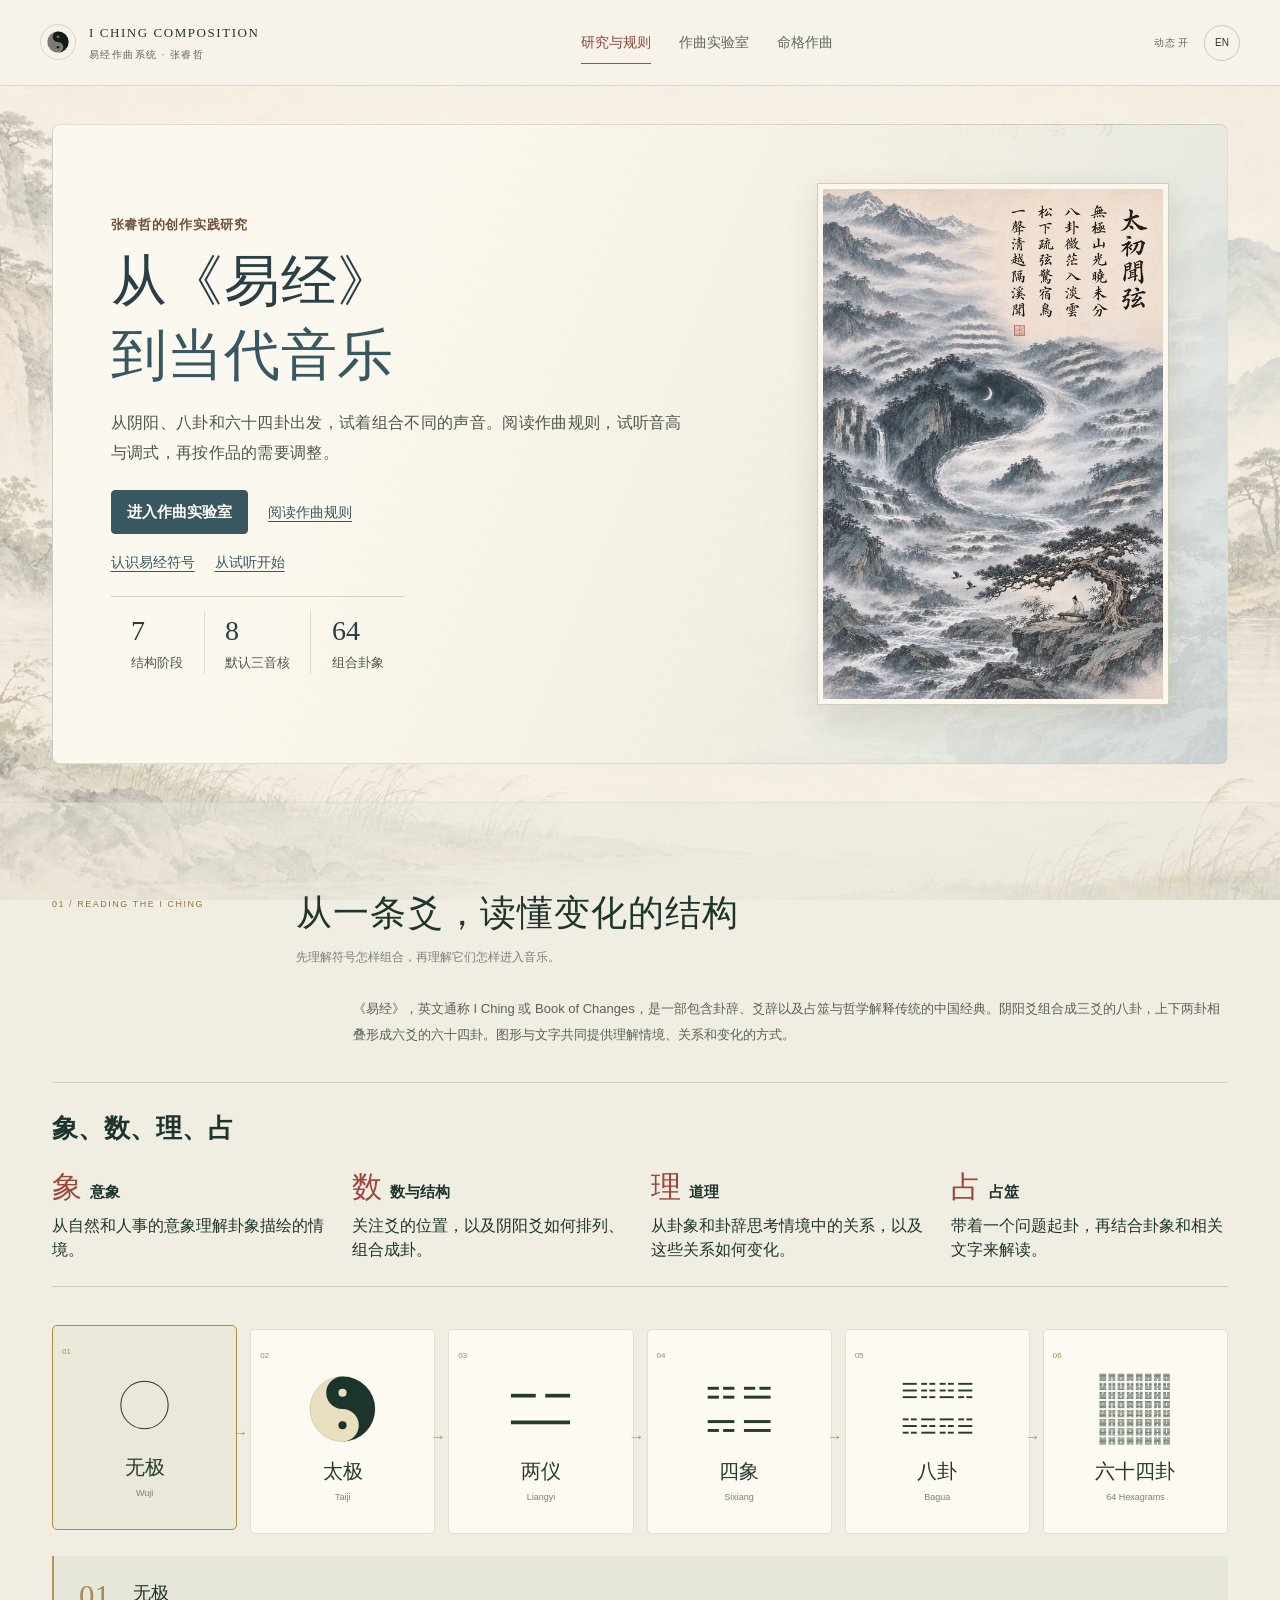
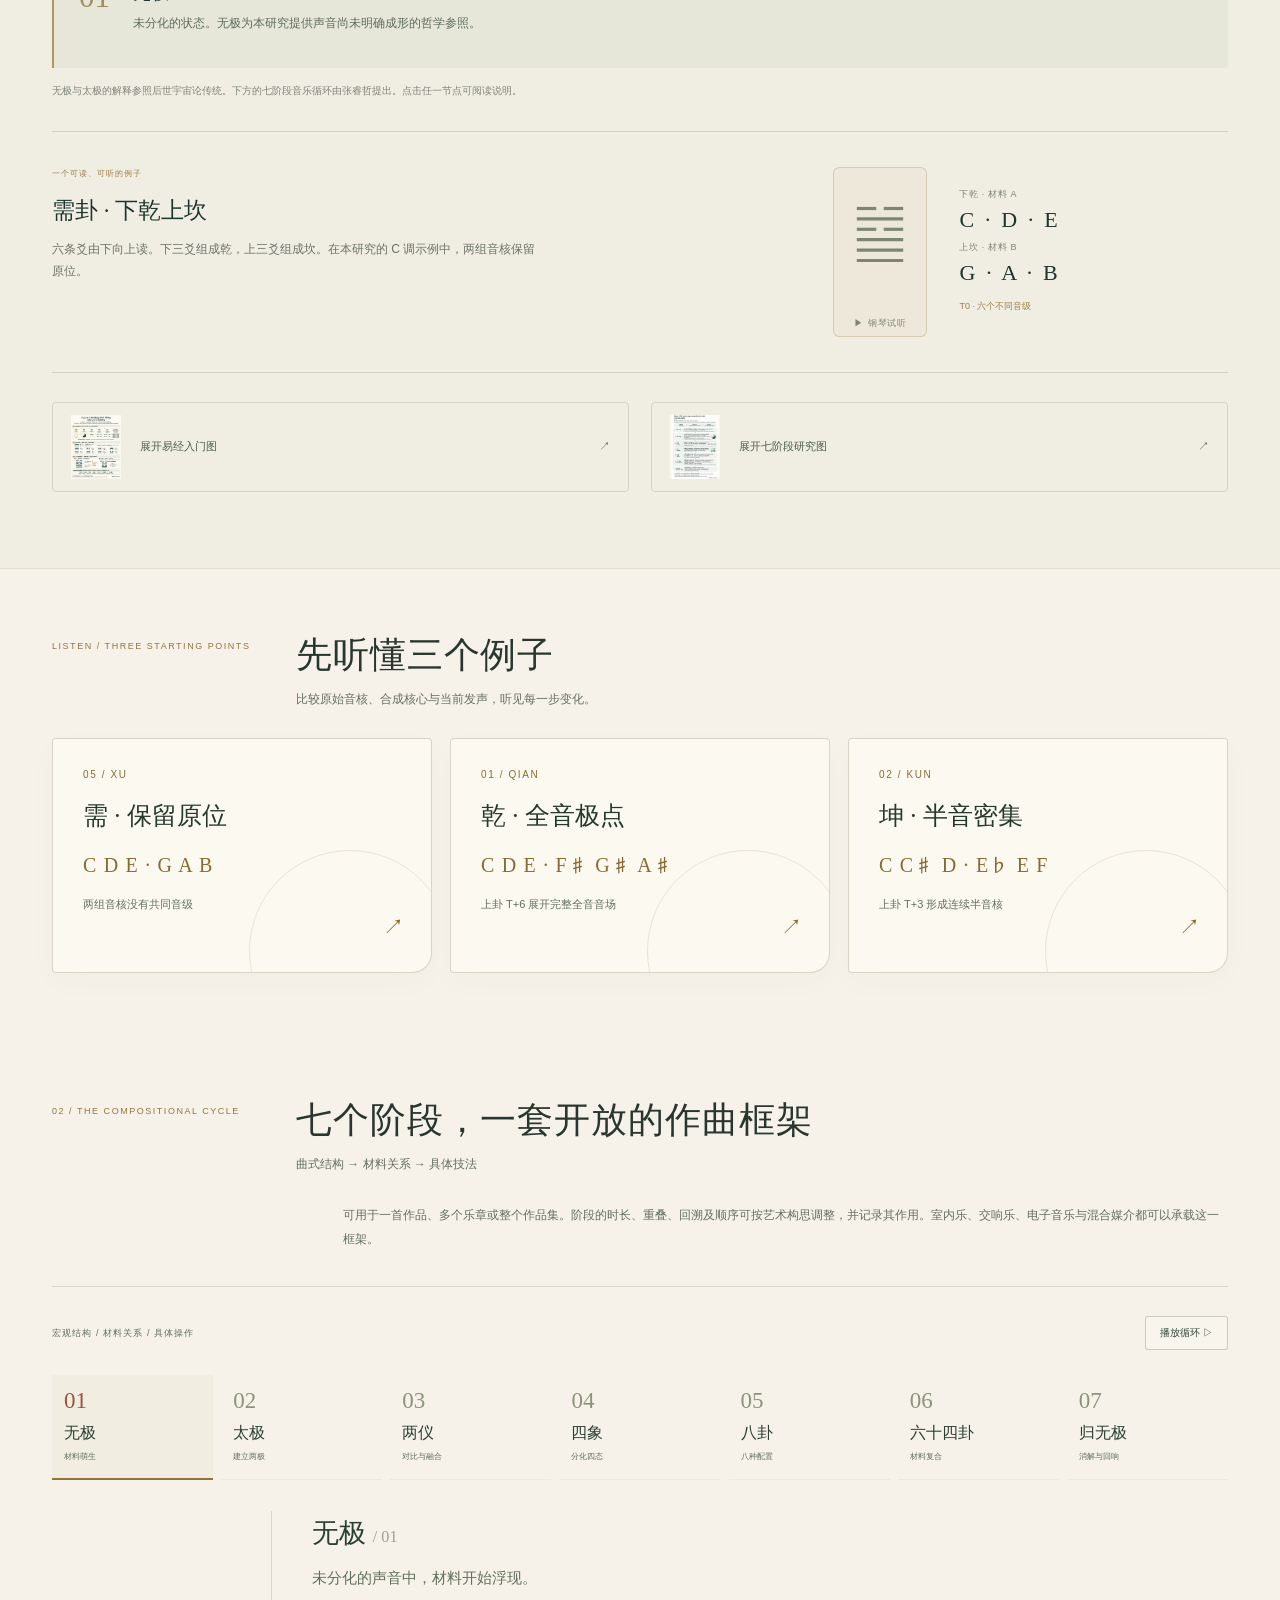
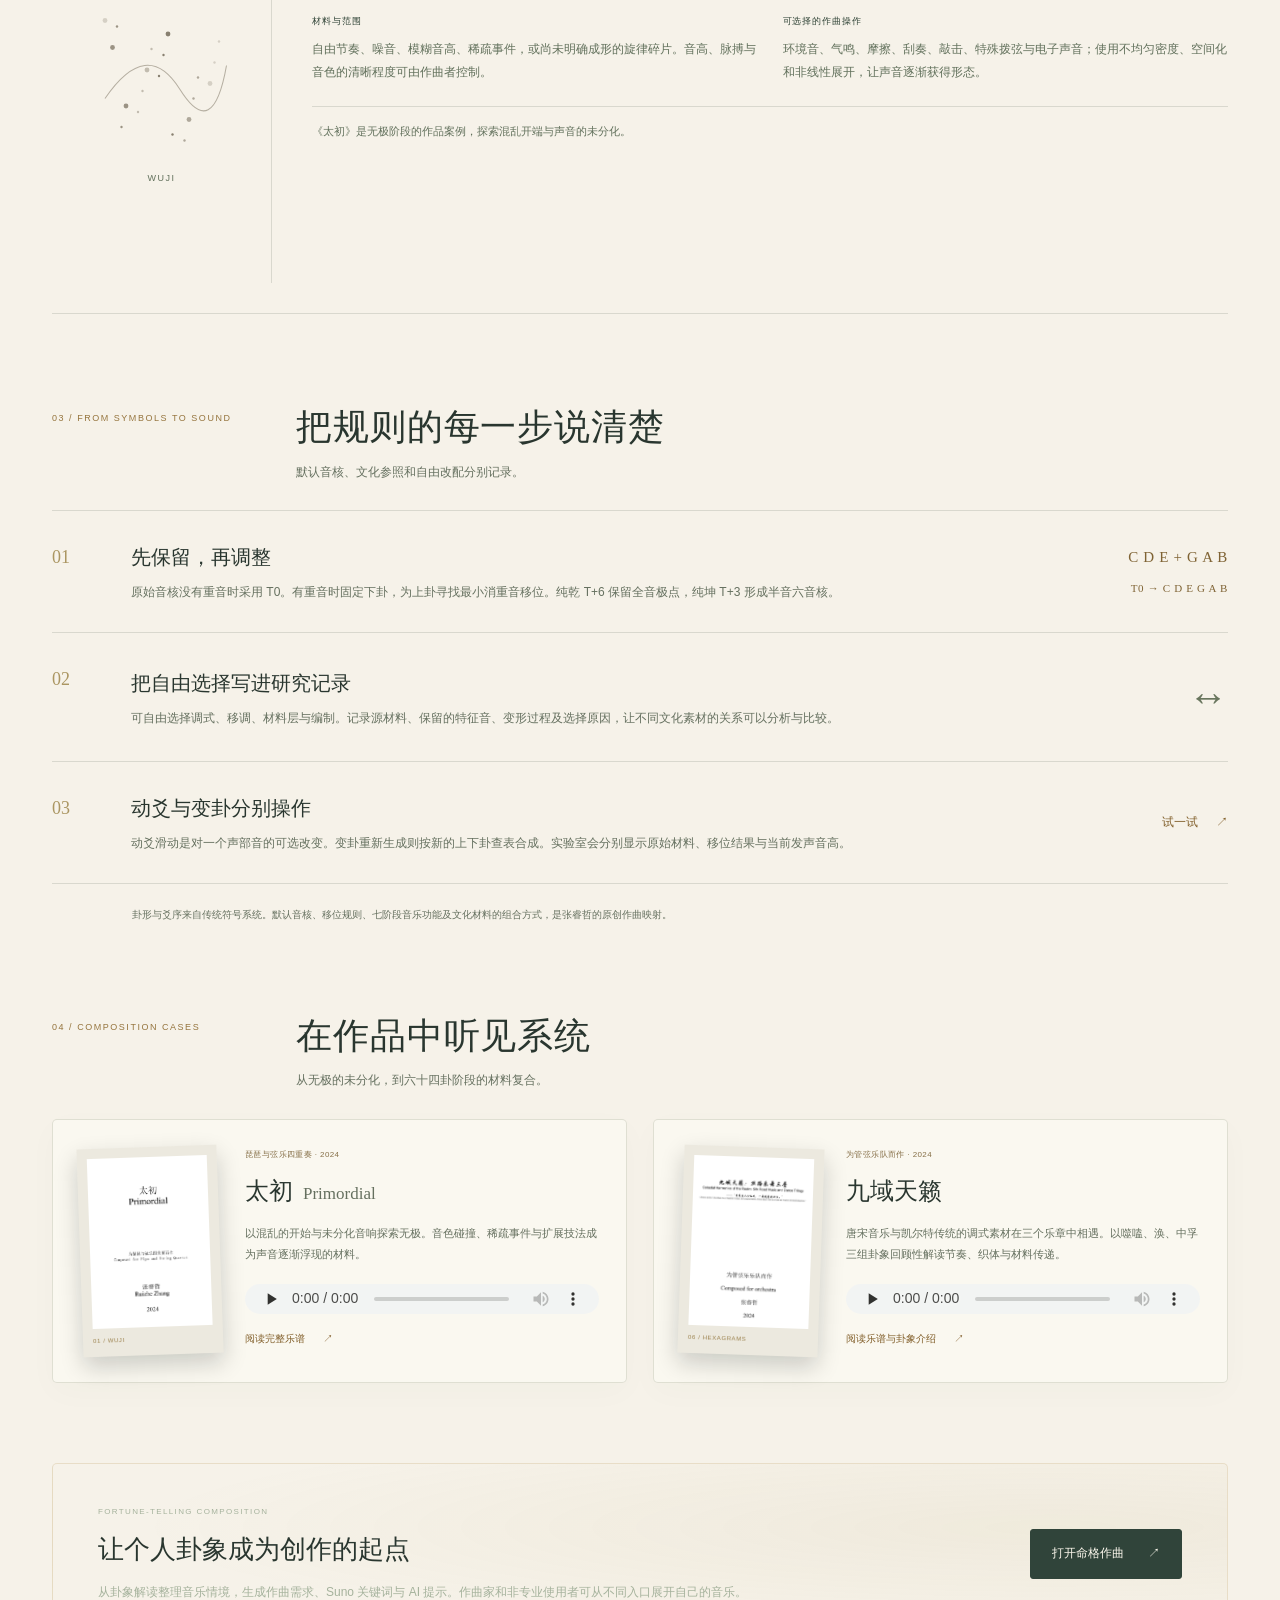
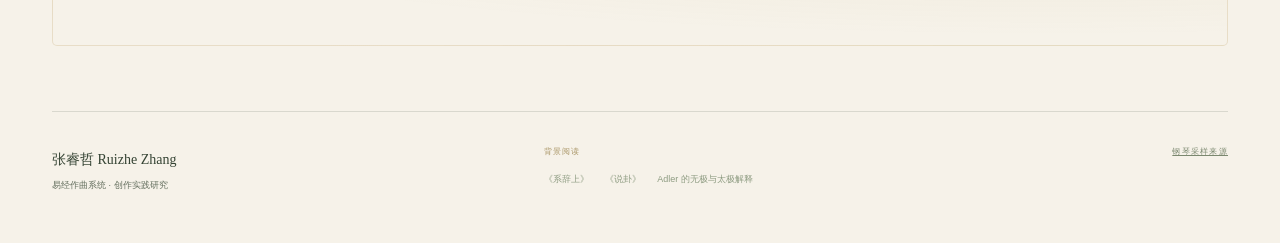
<file: index.html>
<!doctype html>
<html lang="zh-CN" data-motion="on">
<head>
  <meta charset="utf-8">
  <meta name="viewport" content="width=device-width, initial-scale=1">
  <meta name="theme-color" content="#f5f1e8">
  <meta name="description" content="Ruizhe Zhang’s I Ching Composition System. Explore seven compositional stages, paired trichords, cross-cultural modes and Fortune-telling Composition.">
  <title>易经作曲系统 · 张睿哲 Ruizhe Zhang</title>
  <link rel="stylesheet" href="site.css">
  <script src="research-content.js" defer></script>
  <script src="research-ui.js" defer></script>
  <script src="piano-recordings.js" defer></script>
  <script src="mode-preview.js" defer></script>
  <script src="site.js" defer></script>
<link rel="stylesheet" href="experiments.css"><link rel="stylesheet" href="ink-theme.css">
</head>
<body>
  <a class="skip-link" href="#mainContent" data-zh="跳至正文" data-en="Skip to content">跳至正文</a>
  <header class="site-header">
    <button class="brand-home" data-view="overview" aria-label="I Ching Composition home">
      <span class="brand-emblem" aria-hidden="true"></span>
      <span><strong>I CHING COMPOSITION</strong><small data-zh="易经作曲系统 · 张睿哲" data-en="A system by Ruizhe Zhang">易经作曲系统 · 张睿哲</small></span>
    </button>
    <nav class="main-nav" aria-label="Main navigation">
      <button class="nav-link active" data-view="overview" aria-current="page" data-zh="研究与规则" data-en="Research &amp; rules">研究与规则</button>
      <button class="nav-link" data-view="laboratory" data-zh="作曲实验室" data-en="Composition lab">作曲实验室</button>
      <button class="nav-link" data-view="fortune" data-zh="命格作曲" data-en="Fortune &amp; music">命格作曲</button>
    </nav>
    <div class="header-tools">
      <button id="motionToggle" class="quiet-button motion-toggle" aria-pressed="true" data-zh="动态 开" data-en="Motion on">动态 开</button>
      <button id="languageToggle" class="language-button" aria-label="Switch to English">EN</button>
    </div>
  </header>

  <main id="mainContent" tabindex="-1">
    <div id="overviewView">
      <section class="hero ink-entrance section-width">
        <div class="hero-copy">
          <p class="eyebrow" data-zh="张睿哲的创作实践研究" data-en="Practice-led research by Ruizhe Zhang">张睿哲的创作实践研究</p>
          <h1><span data-zh="从《易经》" data-en="The I Ching">从《易经》</span><br><em data-zh="到当代音乐" data-en="in composition">到当代音乐</em></h1>
          <p class="hero-description" data-zh="从阴阳、八卦和六十四卦出发，试着组合不同的声音。阅读作曲规则，试听音高与调式，再按作品的需要调整。" data-en="Use yin and yang, trigrams and hexagrams to explore how sounds fit together. Read the rules, listen to the pitches and modes, and adapt them to the piece you are writing.">从阴阳、八卦和六十四卦出发，试着组合不同的声音。阅读作曲规则，试听音高与调式，再按作品的需要调整。</p>
          <div class="hero-actions">
            <button class="button entrance-primary" data-view="laboratory" data-zh="进入作曲实验室" data-en="Open the composition lab">进入作曲实验室</button>
            <a href="#rules" class="entrance-link" data-zh="阅读作曲规则" data-en="Read the composition rules">阅读作曲规则</a>
          </div>
          <div class="entrance-quick-links">
            <a href="#understanding" data-zh="认识易经符号" data-en="Understand the I Ching symbols">认识易经符号</a>
            <a href="#listening" data-zh="从试听开始" data-en="Start by listening">从试听开始</a>
          </div>
          <div class="hero-facts">
            <div><b>7</b><span data-zh="结构阶段" data-en="formal stages">结构阶段</span></div>
            <div><b>8</b><span data-zh="默认三音核" data-en="three-note patterns">默认三音核</span></div>
            <div><b>64</b><span data-zh="组合卦象" data-en="hexagrams">组合卦象</span></div>
          </div>
        </div>
        <figure class="entrance-art">
          <img src="assets/rules-landscape.webp"
               srcset="assets/rules-landscape-small.webp 576w, assets/rules-landscape.webp 1024w"
               sizes="(max-width: 700px) 240px, 352px" width="1024" height="1536"
               fetchpriority="high" alt="《太初聞弦》 · Listening to the first strings"
               data-alt-zh="《太初聞弦》水墨画。雾溪与山壁构成太极，右上题诗。"
               data-alt-en="Listening to the First Strings. Ink painting of a misty stream and mountain cliffs forming a Taiji, with a calligraphic poem.">
        </figure>
      </section>

      <section id="understanding" class="understanding-section">
        <div class="section-width">
          <div class="section-heading reveal">
            <p class="section-index">01 / READING THE I CHING</p>
            <div><h2 data-zh="从一条爻，读懂变化的结构" data-en="How the I Ching symbols work">从一条爻，读懂变化的结构</h2><p data-zh="先理解符号怎样组合，再理解它们怎样进入音乐。" data-en="See how lines form trigrams and hexagrams, then try a musical example.">先理解符号怎样组合，再理解它们怎样进入音乐。</p></div>
          </div>
          <p class="introduction reveal" data-zh="《易经》，英文通称 I Ching 或 Book of Changes，是一部包含卦辞、爻辞以及占筮与哲学解释传统的中国经典。阴阳爻组合成三爻的八卦，上下两卦相叠形成六爻的六十四卦。图形与文字共同提供理解情境、关系和变化的方式。" data-en="The I Ching, or Book of Changes, is a Chinese classic with hexagram and line texts, and traditions of divination and philosophical interpretation. Yin and yang lines form three-line trigrams. Pairing two trigrams produces a six-line hexagram. These figures and texts offer ways to consider situations, relationships and change.">《易经》，英文通称 I Ching 或 Book of Changes，是一部包含卦辞、爻辞以及占筮与哲学解释传统的中国经典。阴阳爻组合成三爻的八卦，上下两卦相叠形成六爻的六十四卦。图形与文字共同提供理解情境、关系和变化的方式。</p>
          <section class="four-ideas reveal" aria-labelledby="fourIdeasTitle">
            <h3 id="fourIdeasTitle" data-zh="象、数、理、占" data-en="Four ways to read the I Ching">象、数、理、占</h3>
            <dl>
              <div><dt><span class="idea-character" aria-hidden="true">象</span><span data-zh="意象" data-en="Xiang · Images">意象</span></dt><dd data-zh="从自然和人事的意象理解卦象描绘的情境。" data-en="Images drawn from nature and human life help us understand the situation a hexagram describes.">从自然和人事的意象理解卦象描绘的情境。</dd></div>
              <div><dt><span class="idea-character" aria-hidden="true">数</span><span data-zh="数与结构" data-en="Shu · Numbers and patterns">数与结构</span></dt><dd data-zh="关注爻的位置，以及阴阳爻如何排列、组合成卦。" data-en="The position and arrangement of yin and yang lines give each figure its structure.">关注爻的位置，以及阴阳爻如何排列、组合成卦。</dd></div>
              <div><dt><span class="idea-character" aria-hidden="true">理</span><span data-zh="道理" data-en="Li · Principles">道理</span></dt><dd data-zh="从卦象和卦辞思考情境中的关系，以及这些关系如何变化。" data-en="The figures and texts prompt us to think about how relationships change in a given situation.">从卦象和卦辞思考情境中的关系，以及这些关系如何变化。</dd></div>
              <div><dt><span class="idea-character" aria-hidden="true">占</span><span data-zh="占筮" data-en="Zhan · Divination">占筮</span></dt><dd data-zh="带着一个问题起卦，再结合卦象和相关文字来解读。" data-en="Start with a question, cast a hexagram and read it alongside the accompanying text.">带着一个问题起卦，再结合卦象和相关文字来解读。</dd></div>
            </dl>
          </section>
          <div id="generativeDiagram" class="generative-diagram reveal" aria-label="Generative diagram"></div>
          <div class="diagram-reading reveal" aria-live="polite"><span id="diagramIndex">01</span><div><h3 id="diagramTitle"></h3><p id="diagramDescription"></p></div></div>
          <p class="diagram-note" data-zh="无极与太极的解释参照后世宇宙论传统。下方的七阶段音乐循环由张睿哲提出。点击任一节点可阅读说明。" data-en="The discussion of Wuji and Taiji draws on later cosmological traditions. The seven-stage musical cycle below is Ruizhe Zhang’s proposal. Select a node to read its explanation.">无极与太极的解释参照后世宇宙论传统。下方的七阶段音乐循环由张睿哲提出。点击任一节点可阅读说明。</p>
          <div class="worked-example reveal">
            <div><p class="eyebrow" data-zh="一个可读、可听的例子" data-en="A worked musical example">一个可读、可听的例子</p><h3 data-zh="需卦 · 下乾上坎" data-en="Xu 5 · Water over Heaven">需卦 · 下乾上坎</h3><p data-zh="六条爻由下向上读。下三爻组成乾，上三爻组成坎。在本研究的 C 调示例中，两组音核保留原位。" data-en="Read the six lines from bottom to top. The lower three form Qian and the upper three form Kan. With C as the starting pitch, both three-note patterns stay at their original pitches.">六条爻由下向上读。下三爻组成乾，上三爻组成坎。在本研究的 C 调示例中，两组音核保留原位。</p></div>
            <div class="example-material"><button type="button" class="xu-listen hex-listen" id="hearXu" aria-pressed="false"><span class="xu-symbol" id="xuSymbol" aria-hidden="true"></span><span class="hex-listen-label"><span aria-hidden="true">▶</span> <span data-zh="钢琴试听" data-en="Play on piano">钢琴试听</span></span></button><div><span data-zh="下乾 · 材料 A" data-en="Lower Qian · material A">下乾 · 材料 A</span><b>C · D · E</b><span data-zh="上坎 · 材料 B" data-en="Upper Kan · material B">上坎 · 材料 B</span><b>G · A · B</b><small data-zh="T0 · 六个不同音级" data-en="T0 · six distinct pitch classes">T0 · 六个不同音级</small><span id="xuAudioStatus" class="mode-audio-status" role="status"></span></div></div>
          </div>
          <div class="figure-library reveal">
            <button class="figure-thumb" data-image="assets/reading-iching.png"><img loading="lazy" src="assets/reading-iching.png" alt="Reading the I Ching bilingual research diagram"><span data-zh="展开易经入门图" data-en="Open the reading diagram">展开易经入门图</span><span aria-hidden="true">↗</span></button>
            <button class="figure-thumb" data-image="assets/seven-stage-cycle.png"><img loading="lazy" src="assets/seven-stage-cycle.png" alt="Seven-stage compositional cycle bilingual research diagram"><span data-zh="展开七阶段研究图" data-en="Open the cycle diagram">展开七阶段研究图</span><span aria-hidden="true">↗</span></button>
          </div>
        </div>
      </section>

      <section id="listening" class="listening-section section-width">
  <div class="section-heading reveal"><p class="section-index">LISTEN / THREE STARTING POINTS</p><div><h2 data-zh="先听懂三个例子" data-en="Hear three starting points">先听懂三个例子</h2><p data-zh="比较原始音核、合成核心与当前发声，听见每一步变化。" data-en="Compare the starting notes, the combined notes and the result after a line change.">比较原始音核、合成核心与当前发声，听见每一步变化。</p></div></div>
  <div class="home-demo-grid">
    <button class="home-demo-card reveal" data-demo-preset="xu"><span class="example-index">05 / XU</span><strong data-zh="需 · 保留原位" data-en="Xu · keep both patterns">需 · 保留原位</strong><span class="example-pitches">C D E · G A B</span><small data-zh="两组音核没有共同音级" data-en="Two patterns with no shared pitch classes">两组音核没有共同音级</small><span class="example-arrow">↗</span></button>
    <button class="home-demo-card reveal" data-demo-preset="qian"><span class="example-index">01 / QIAN</span><strong data-zh="乾 · 全音极点" data-en="Qian · whole-tone scale">乾 · 全音极点</strong><span class="example-pitches">C D E · F♯ G♯ A♯</span><small data-zh="上卦 T+6 展开完整全音音场" data-en="Shift the upper pattern up six semitones to complete the scale">上卦 T+6 展开完整全音音场</small><span class="example-arrow">↗</span></button>
    <button class="home-demo-card reveal" data-demo-preset="kun"><span class="example-index">02 / KUN</span><strong data-zh="坤 · 半音密集" data-en="Kun · six notes a semitone apart">坤 · 半音密集</strong><span class="example-pitches">C C♯ D · E♭ E F</span><small data-zh="上卦 T+3 形成连续半音核" data-en="Shift the upper pattern up three semitones">上卦 T+3 形成连续半音核</small><span class="example-arrow">↗</span></button>
  </div>
</section><section id="cycle" class="cycle-section section-width">
        <div class="section-heading reveal"><p class="section-index">02 / THE COMPOSITIONAL CYCLE</p><div><h2 data-zh="七个阶段，一套开放的作曲框架" data-en="Seven stages for shaping a composition">七个阶段，一套开放的作曲框架</h2><p data-zh="曲式结构 → 材料关系 → 具体技法" data-en="Formal structure → material relationships → compositional techniques">曲式结构 → 材料关系 → 具体技法</p></div></div>
        <p class="section-description reveal" data-zh="可用于一首作品、多个乐章或整个作品集。阶段的时长、重叠、回溯及顺序可按艺术构思调整，并记录其作用。室内乐、交响乐、电子音乐与混合媒介都可以承载这一框架。" data-en="Apply the cycle within one work, across movements or across a portfolio. Choose how long each stage lasts and where stages overlap or return. The cycle can be used for chamber, orchestral, electronic and mixed-media music.">可用于一首作品、多个乐章或整个作品集。阶段的时长、重叠、回溯及顺序可按艺术构思调整，并记录其作用。室内乐、交响乐、电子音乐与混合媒介都可以承载这一框架。</p>
        <div id="cycleWidget" class="cycle-widget reveal" data-research-ui></div>
      </section>

      <section id="rules" class="rules-section section-width">
        <div class="section-heading reveal"><p class="section-index">03 / FROM SYMBOLS TO SOUND</p><div><h2 data-zh="把规则的每一步说清楚" data-en="How the composition rules work">把规则的每一步说清楚</h2><p data-zh="默认音核、文化参照和自由改配分别记录。" data-en="Record the starting notes, the musical sources you use and any changes you make.">默认音核、文化参照和自由改配分别记录。</p></div></div>
        <div class="rule-ledger reveal">
          <article><span>01</span><div><h3 data-zh="先保留，再调整" data-en="Retain, then adjust">先保留，再调整</h3><p data-zh="原始音核没有重音时采用 T0。有重音时固定下卦，为上卦寻找最小消重音移位。纯乾 T+6 保留全音极点，纯坤 T+3 形成半音六音核。" data-en="Keep both patterns unchanged when they share no pitch classes. If they overlap, keep the lower pattern and shift the upper by the smallest amount that removes the overlap. Pure Qian uses T+6 for a whole-tone scale. Pure Kun uses T+3 for six consecutive semitones.">原始音核没有重音时采用 T0。有重音时固定下卦，为上卦寻找最小消重音移位。纯乾 T+6 保留全音极点，纯坤 T+3 形成半音六音核。</p></div><code>C D E + G A B<br><span>T0 → C D E G A B</span></code></article>
          <article><span>02</span><div><h3 data-zh="把自由选择写进研究记录" data-en="Document artistic choices">把自由选择写进研究记录</h3><p data-zh="可自由选择调式、移调、材料层与编制。记录源材料、保留的特征音、变形过程及选择原因，让不同文化素材的关系可以分析与比较。" data-en="Freely select modes, transpositions, layers and forces. Record source materials, retained characteristic pitches, transformations and reasons for the choices so cultural interactions can be analysed and compared.">可自由选择调式、移调、材料层与编制。记录源材料、保留的特征音、变形过程及选择原因，让不同文化素材的关系可以分析与比较。</p></div><span class="ledger-mark" aria-hidden="true">↔</span></article>
          <article><span>03</span><div><h3 data-zh="动爻与变卦分别操作" data-en="Distinguish the two transformations">动爻与变卦分别操作</h3><p data-zh="动爻滑动是对一个声部音的可选改变。变卦重新生成则按新的上下卦查表合成。实验室会分别显示原始材料、移位结果与当前发声音高。" data-en="A moving-line slide optionally changes one voice’s pitch. Regenerating a changed hexagram uses a new trigram pairing. The laboratory displays source nuclei, transposition and current sounding pitches separately.">动爻滑动是对一个声部音的可选改变。变卦重新生成则按新的上下卦查表合成。实验室会分别显示原始材料、移位结果与当前发声音高。</p></div><button class="text-link" data-view="laboratory"><span data-zh="试一试" data-en="Explore">试一试</span> ↗</button></article>
        </div>
        <p class="authorship-note" data-zh="卦形与爻序来自传统符号系统。默认音核、移位规则、七阶段音乐功能及文化材料的组合方式，是张睿哲的原创作曲映射。" data-en="Hexagram figures and line order belong to the traditional symbolic system. Default nuclei, transposition rules, seven-stage musical functions and cultural material combinations are Ruizhe Zhang’s original compositional mappings.">卦形与爻序来自传统符号系统。默认音核、移位规则、七阶段音乐功能及文化材料的组合方式，是张睿哲的原创作曲映射。</p>
      </section>

      <section id="portfolio" class="portfolio-section section-width">
        <div class="section-heading reveal"><p class="section-index">04 / COMPOSITION CASES</p><div><h2 data-zh="在作品中听见系统" data-en="The system in compositional practice">在作品中听见系统</h2><p data-zh="从无极的未分化，到六十四卦阶段的材料复合。" data-en="From emerging Wuji material to interactions at the hexagram stage.">从无极的未分化，到六十四卦阶段的材料复合。</p></div></div>
        <div class="portfolio-grid">
          <article class="work-card reveal"><div class="score-cover"><img src="assets/Primordial-cover.png" alt="Primordial score cover" loading="lazy"><span>01 / WUJI</span></div><div class="work-copy"><p class="eyebrow" data-zh="琵琶与弦乐四重奏 · 2024" data-en="Pipa and string quartet · 2024">琵琶与弦乐四重奏 · 2024</p><h3>太初 <em>Primordial</em></h3><p data-zh="以混乱的开始与未分化音响探索无极。音色碰撞、稀疏事件与扩展技法成为声音逐渐浮现的材料。" data-en="An exploration of Wuji through chaotic beginnings and undifferentiated sound. Timbral collisions, sparse events and extended techniques shape emerging material.">以混乱的开始与未分化音响探索无极。音色碰撞、稀疏事件与扩展技法成为声音逐渐浮现的材料。</p><audio controls preload="none" src="assets/Primordial.mp3" aria-label="Primordial recording"></audio><a class="text-link" href="assets/Primordial-score.pdf" target="_blank" rel="noopener"><span data-zh="阅读完整乐谱" data-en="Read the full score">阅读完整乐谱</span> ↗</a></div></article>
          <article class="work-card reveal"><div class="score-cover"><img src="assets/Celestial-cover.png" alt="Celestial Harmonies orchestral score cover" loading="lazy"><span>06 / HEXAGRAMS</span></div><div class="work-copy"><p class="eyebrow" data-zh="为管弦乐队而作 · 2024" data-en="For orchestra · 2024">为管弦乐队而作 · 2024</p><h3 data-zh="九域天籁" data-en="Celestial Harmonies">九域天籁</h3><p data-zh="唐宋音乐与凯尔特传统的调式素材在三个乐章中相遇。以噬嗑、涣、中孚三组卦象回顾性解读节奏、织体与材料传递。" data-en="Modal materials associated with Tang and Song music and Celtic traditions meet across three movements. Shihe, Huan and Zhongfu offer retrospective readings of rhythm, texture and the transfer of material.">唐宋音乐与凯尔特传统的调式素材在三个乐章中相遇。以噬嗑、涣、中孚三组卦象回顾性解读节奏、织体与材料传递。</p><audio controls preload="none" src="assets/Celestial.mp3" aria-label="Celestial Harmonies recording"></audio><a class="text-link" href="assets/Celestial-score.pdf" target="_blank" rel="noopener"><span data-zh="阅读乐谱与卦象介绍" data-en="Read the score and hexagram notes">阅读乐谱与卦象介绍</span> ↗</a></div></article>
        </div>
      </section>

      <section class="fortune-invitation section-width reveal"><div><p class="eyebrow">FORTUNE-TELLING COMPOSITION</p><h2 data-zh="让个人卦象成为创作的起点" data-en="A personal reading as a creative starting point">让个人卦象成为创作的起点</h2><p data-zh="从卦象解读整理音乐情境，生成作曲需求、Suno 关键词与 AI 提示。作曲家和非专业使用者可从不同入口展开自己的音乐。" data-en="Use a hexagram reading to plan a piece with a composer or generate prompts for your own music.">从卦象解读整理音乐情境，生成作曲需求、Suno 关键词与 AI 提示。作曲家和非专业使用者可从不同入口展开自己的音乐。</p></div><button class="button button-gold" data-view="fortune"><span data-zh="打开命格作曲" data-en="Open Fortune-telling Composition">打开命格作曲</span> ↗</button></section>

      <footer class="site-footer section-width"><div><strong>张睿哲 Ruizhe Zhang</strong><p data-zh="易经作曲系统 · 创作实践研究" data-en="I Ching Composition System · Practice-led research">易经作曲系统 · 创作实践研究</p></div><div class="source-links"><span data-zh="背景阅读" data-en="Background reading">背景阅读</span><a href="https://ctext.org/book-of-changes/xi-ci-shang" target="_blank" rel="noopener" data-zh="《系辞上》" data-en="Xici I">《系辞上》</a><a href="https://ctext.org/book-of-changes/shuo-gua" target="_blank" rel="noopener" data-zh="《说卦》" data-en="Shuo Gua">《说卦》</a><a href="https://www2.kenyon.edu/Depts/Religion/Fac/Adler/Writings/Chou.htm" target="_blank" rel="noopener" data-zh="Adler 的无极与太极解释" data-en="Adler on Wuji and Taiji">Adler 的无极与太极解释</a></div><a class="edition" href="assets/piano-credits.html" data-zh="钢琴采样来源" data-en="Piano sample credits">钢琴采样来源</a></footer>
      <div class="creator-mark" aria-hidden="true">张睿哲 · Ruizhe Zhang</div>
    </div>
    <section id="laboratoryView" class="app-view" hidden><iframe id="laboratoryFrame" title="I Ching composition laboratory" data-src="laboratory.html" allow="autoplay; clipboard-write"></iframe></section>
    <section id="fortuneView" class="app-view" hidden><iframe id="fortuneFrame" title="Fortune-telling Composition" data-src="fortune.html" allow="autoplay; clipboard-write"></iframe></section>
  </main>
  <dialog id="figureDialog" class="figure-dialog"><button id="closeFigure" class="dialog-close" aria-label="Close figure">×</button><img id="largeFigure" alt="Expanded bilingual research diagram"><a id="downloadFigure" class="button" download data-zh="下载原图" data-en="Download diagram">下载原图</a></dialog>
</body>
</html>
</file>
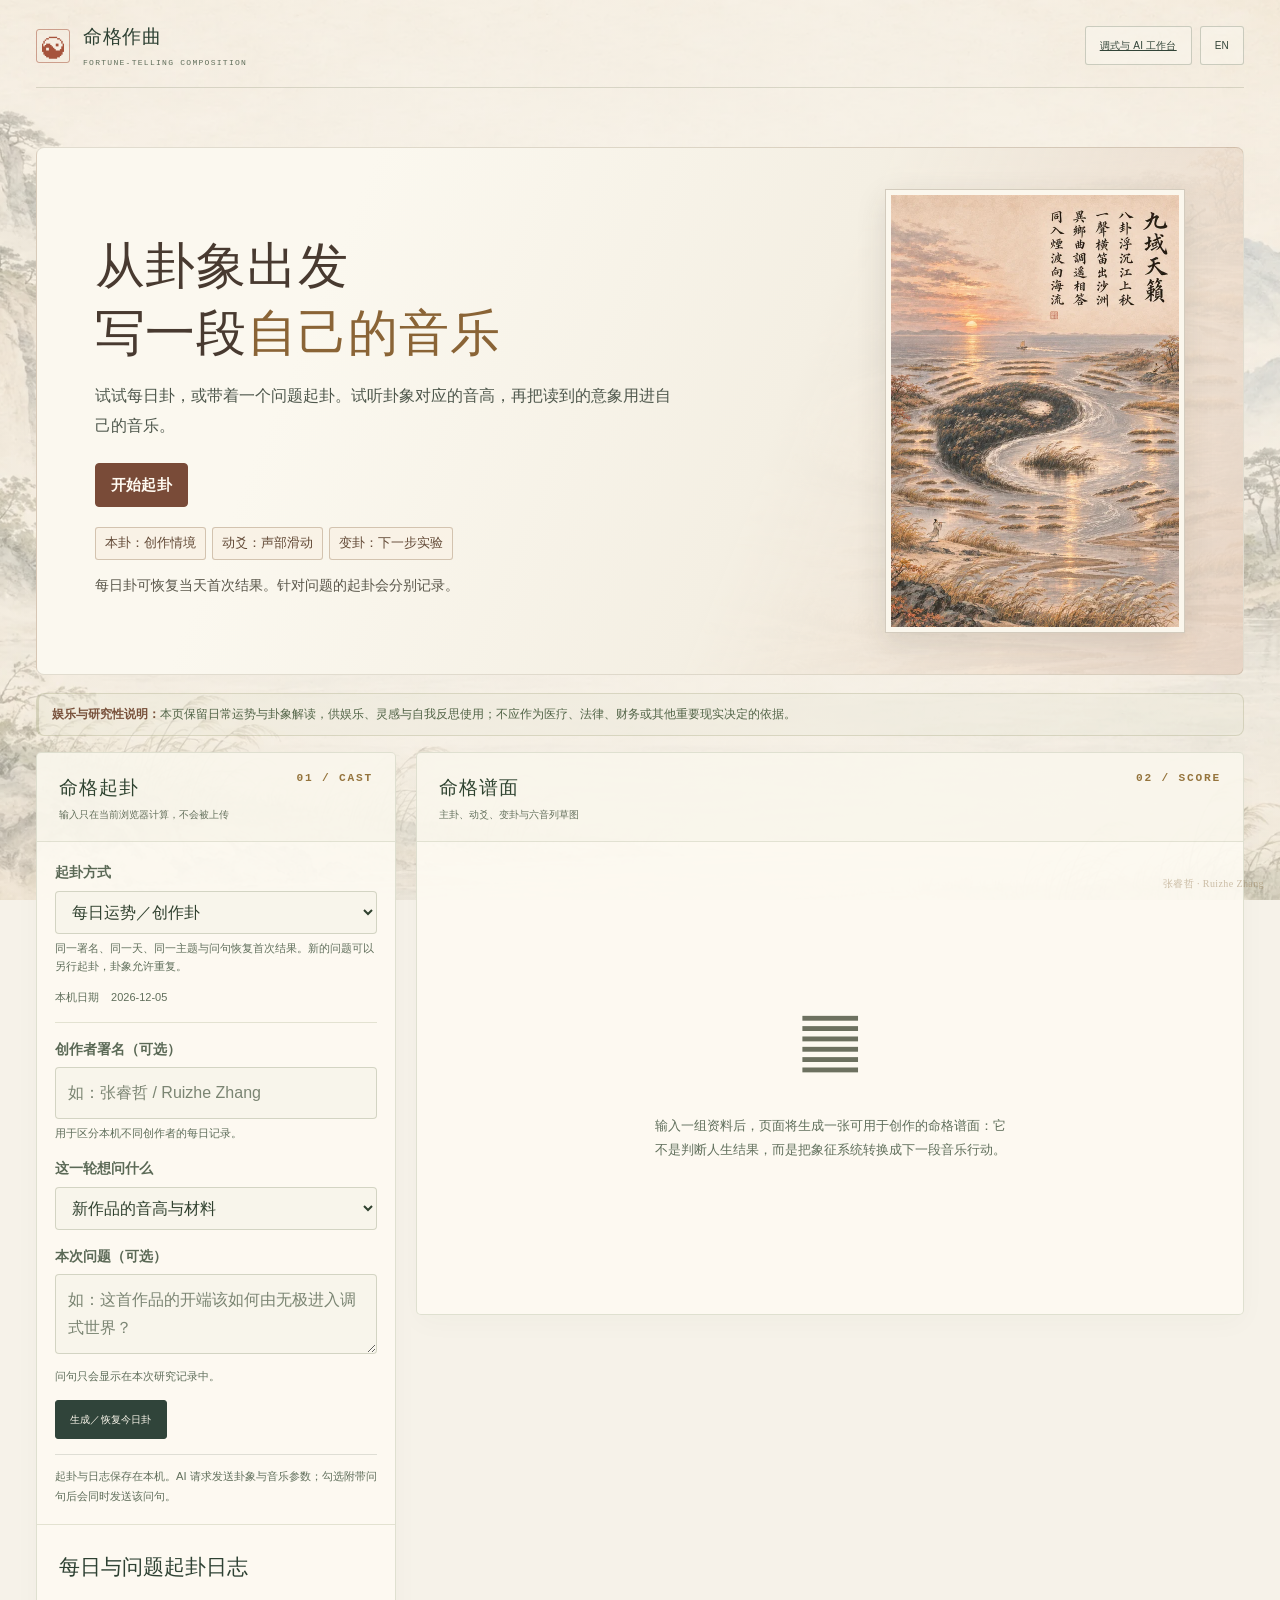
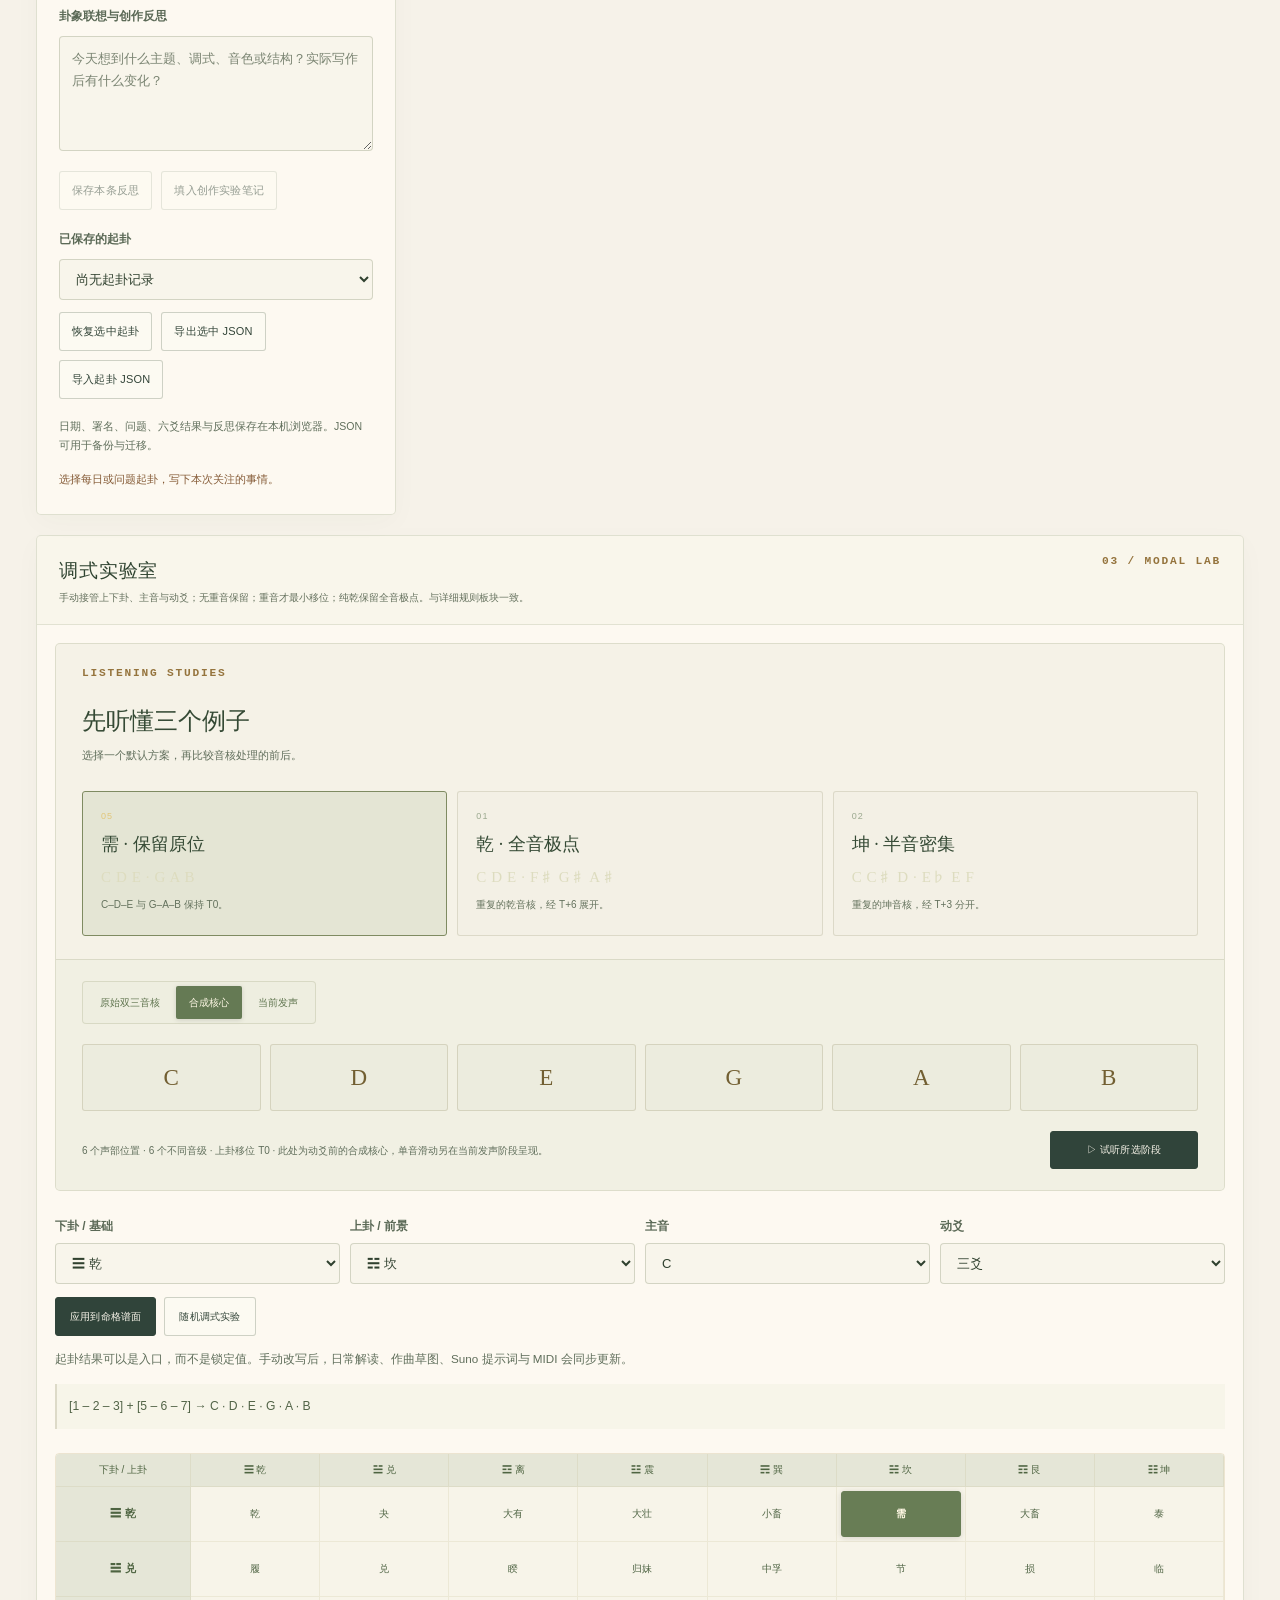
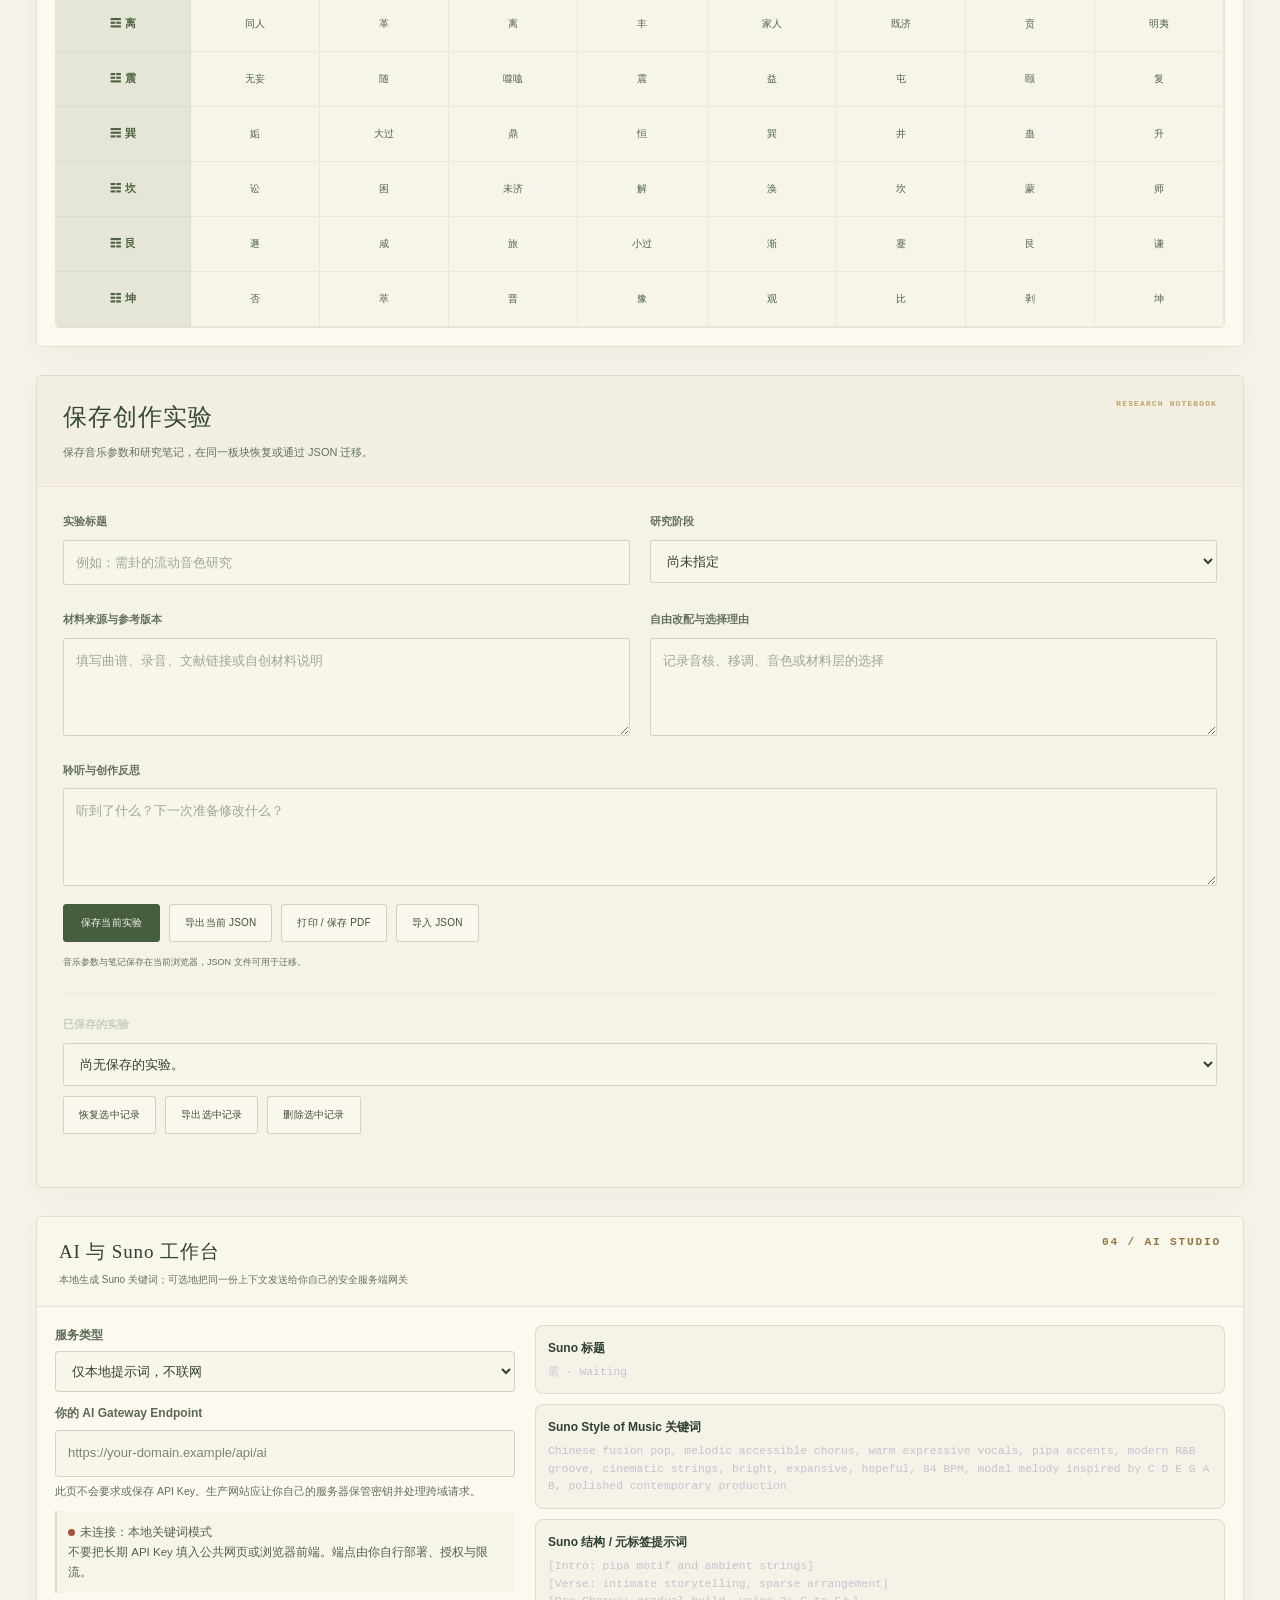
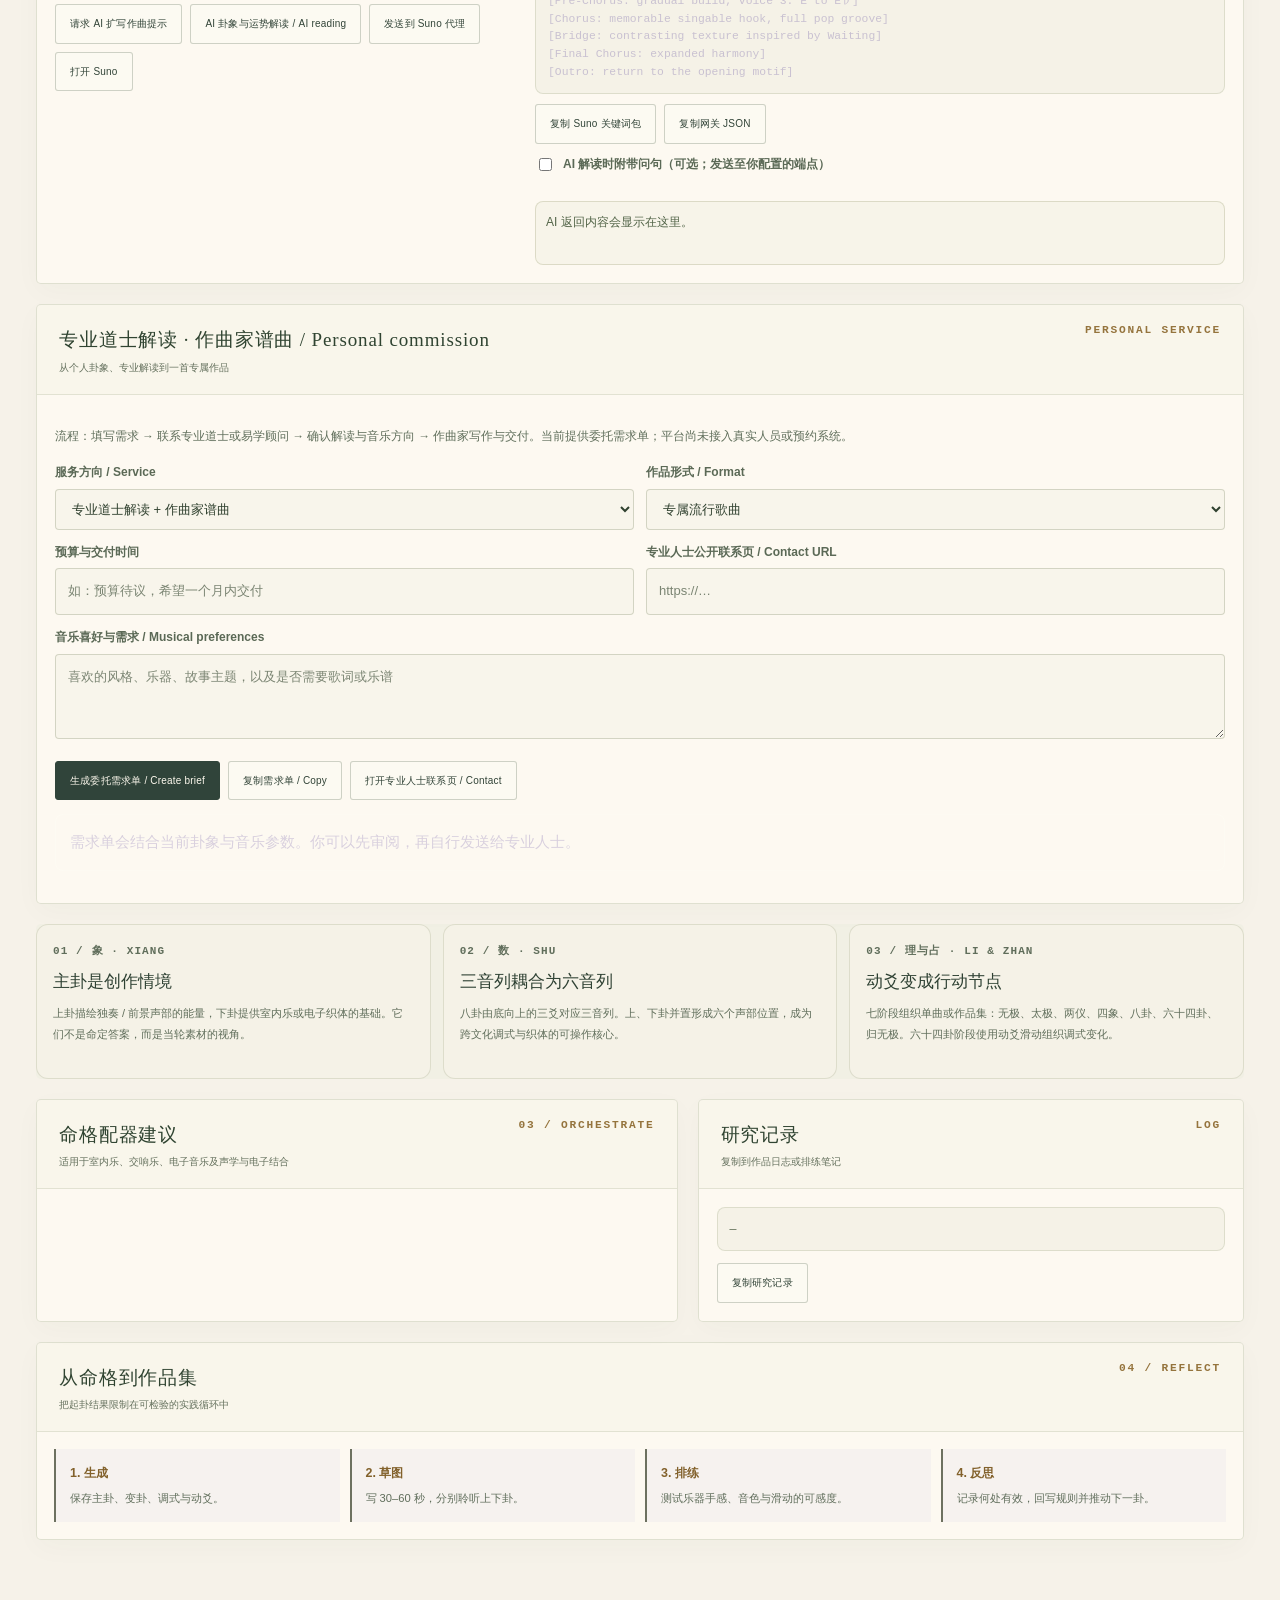
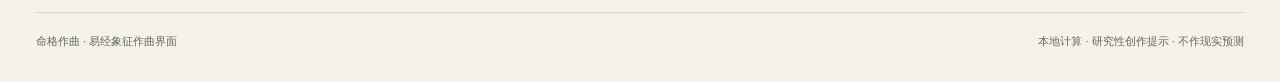
<file: fortune.html>
<!doctype html>
<html lang="zh-CN">

<head>

  <meta charset="utf-8">

  <meta name="viewport" content="width=device-width, initial-scale=1">

  <meta name="description" content="Fortune-telling Composition: a research-facing I Ching oracle and modal composition generator.">

  <title>命格作曲 | Fortune-telling Composition</title>

  <link rel="stylesheet" href="site.css"><style>

    :root{--night:#110e1d;--ink:#1b172d;--panel:#211c36;--panel-2:#292143;--paper:#f4efe8;--muted:#bdb5ca;--violet:#9583d0;--orchid:#d689ba;--gold:#dfb560;--gold-2:#ffe1a5;--rose:#ed7f89;--cyan:#7ac5bd;--line:rgba(244,239,232,.15)}

    *{box-sizing:border-box} html{scroll-behavior:smooth} body{min-width:320px;margin:0;background:var(--night);color:var(--paper);font-family:"Noto Serif SC","Songti SC",Georgia,serif;line-height:1.55}

    body:before{content:"";position:fixed;z-index:-1;inset:0;background:radial-gradient(circle at 17% 6%,rgba(149,131,208,.26),transparent 30rem),radial-gradient(circle at 83% 14%,rgba(214,137,186,.16),transparent 25rem),radial-gradient(circle at 48% 90%,rgba(223,181,96,.08),transparent 30rem)}

    button,input,select,textarea{font:inherit}button{cursor:pointer}button:focus-visible,input:focus-visible,select:focus-visible,textarea:focus-visible{outline:2px solid var(--gold-2);outline-offset:3px}.shell{width:min(1240px,calc(100% - 32px));margin:auto}.eyebrow{font:600 .7rem/1.2 ui-monospace,SFMono-Regular,Consolas,monospace;color:var(--gold-2);letter-spacing:.16em;text-transform:uppercase}h1,h2,h3,p{margin:0}

    header{padding:22px 0;display:flex;align-items:center;justify-content:space-between;gap:20px;border-bottom:1px solid var(--line)}.brand{display:flex;gap:13px;align-items:center}.seal{width:45px;height:45px;border:1px solid rgba(255,225,165,.75);border-radius:50%;display:grid;place-items:center;color:var(--gold-2);font-size:27px;box-shadow:inset 0 0 0 5px rgba(223,181,96,.08),0 0 26px rgba(223,181,96,.15)}h1{font-size:clamp(1.08rem,2.1vw,1.55rem);letter-spacing:.1em}.brand p{margin-top:2px;color:var(--muted);font:.68rem ui-monospace,monospace;letter-spacing:.08em}.header-actions{display:flex;gap:8px;align-items:center}.small-btn,.button{border:1px solid var(--line);background:rgba(244,239,232,.04);color:var(--paper);border-radius:8px;transition:.18s}.small-btn{padding:8px 10px;font-size:.75rem}.small-btn:hover,.button:hover{border-color:var(--gold);background:rgba(223,181,96,.12)}.button{padding:10px 13px;font-size:.82rem;font-weight:700}.button.primary{background:linear-gradient(135deg,var(--gold),#c7894d);border-color:var(--gold);color:#21151f}.button.primary:hover{filter:brightness(1.12);transform:translateY(-1px)}

    .notice{margin:20px 0 0;border:1px solid rgba(122,197,189,.38);border-left:3px solid var(--cyan);border-radius:8px;padding:10px 13px;background:rgba(122,197,189,.07);color:#c7dfda;font-size:.77rem}.notice strong{color:#a5e3da}.hero{padding:43px 0 32px;display:grid;grid-template-columns:1.18fr .82fr;gap:24px;align-items:end}.hero h2{margin:8px 0 13px;max-width:800px;font-size:clamp(2.25rem,4.4vw,4.25rem);line-height:1.08;letter-spacing:-.05em}.hero h2 span{color:var(--gold-2)}.hero p{max-width:720px;color:#d0c9d8;font-size:.98rem}.hero-tags{margin-top:19px;display:flex;gap:7px;flex-wrap:wrap}.chip{border:1px solid var(--line);border-radius:999px;padding:5px 9px;color:#ccc4d8;font-size:.72rem;background:rgba(255,255,255,.03)}.wheel-card{min-height:235px;border:1px solid rgba(223,181,96,.32);border-radius:16px;background:linear-gradient(140deg,rgba(149,131,208,.2),rgba(33,28,54,.76));padding:22px;display:flex;flex-direction:column;justify-content:space-between}.wheel{height:126px;position:relative;display:grid;place-items:center}.wheel:before,.wheel:after{content:"";position:absolute;border:1px solid rgba(255,225,165,.45);border-radius:50%}.wheel:before{width:110px;height:110px}.wheel:after{width:63px;height:63px;border-color:rgba(149,131,208,.9)}.wheel span{position:relative;z-index:1;color:var(--gold-2);font-size:38px;animation:float 5s ease-in-out infinite}.wheel-card p{color:#cbc1d6;font-size:.79rem}.wheel-card b{color:var(--gold-2)}@keyframes float{50%{transform:translateY(-6px) rotate(8deg)}}

    .workbench{display:grid;grid-template-columns:360px minmax(0,1fr);gap:20px;align-items:start}.panel{border:1px solid var(--line);background:rgba(33,28,54,.88);border-radius:14px;overflow:hidden;box-shadow:0 18px 50px rgba(0,0,0,.18)}.panel-head{padding:15px 18px;display:flex;gap:12px;align-items:flex-start;justify-content:space-between;border-bottom:1px solid var(--line)}.panel-head h3{font-size:.96rem;letter-spacing:.045em}.panel-head p{margin-top:2px;font-size:.72rem;color:var(--muted)}.form{padding:18px;display:grid;gap:14px}.form-grid{display:grid;grid-template-columns:1fr 1fr;gap:11px}.wide{grid-column:1/-1}label{display:block;margin-bottom:5px;color:#ded7e5;font-size:.76rem;font-weight:700}input,select,textarea{width:100%;border:1px solid rgba(244,239,232,.18);border-radius:8px;background:#161222;color:var(--paper);padding:10px;font-size:.85rem}textarea{min-height:85px;resize:vertical}.field-note{margin-top:5px;color:#9e95ad;font-size:.66rem}.privacy{margin-top:1px;padding-top:12px;border-top:1px solid var(--line);font-size:.7rem;color:#a99fb5}.result-empty{min-height:472px;display:grid;place-items:center;padding:35px;text-align:center;color:#b5adbd}.result-empty .empty-mark{display:block;color:var(--violet);font-size:62px;margin-bottom:10px}.result-empty p{max-width:360px;font-size:.84rem}.result{display:none}.result.active{display:block}.result-main{padding:20px}.oracle-top{display:grid;grid-template-columns:155px minmax(0,1fr);gap:22px;align-items:center}.hex-stage{min-height:170px;border:1px solid rgba(255,225,165,.25);border-radius:12px;background:linear-gradient(145deg,rgba(223,181,96,.12),rgba(149,131,208,.12));display:grid;place-items:center;position:relative}.hex-number{position:absolute;top:10px;left:11px;color:var(--gold-2);font:700 .68rem ui-monospace,monospace;letter-spacing:.1em}.hexagram{width:91px;display:grid;gap:6px;grid-template-rows:repeat(6,10px)}.yao{height:10px;border-radius:999px;background:var(--gold-2);box-shadow:0 0 9px rgba(255,225,165,.24)}.yao.yin{background:linear-gradient(90deg,var(--gold-2) 0 41%,transparent 41% 59%,var(--gold-2) 59%)}.yao.move{background:var(--rose);box-shadow:0 0 0 2px rgba(237,127,137,.2),0 0 15px rgba(237,127,137,.7)}.yao.yin.move{background:linear-gradient(90deg,var(--rose) 0 41%,transparent 41% 59%,var(--rose) 59%)}.identity h2{font-size:clamp(1.42rem,3vw,2.2rem);line-height:1.16}.identity h2 span{color:var(--gold-2)}.identity p{margin-top:7px;color:#c5bed0;font-size:.82rem}.sigils{display:flex;flex-wrap:wrap;gap:7px;margin-top:12px}.sigil{font-size:.7rem;color:#d8d2de;border-left:2px solid var(--orchid);padding-left:7px}.change-line{margin-top:18px;padding-top:14px;border-top:1px solid var(--line);display:grid;grid-template-columns:1fr auto;gap:14px}.change-line strong{display:block;color:var(--gold-2);font:.95rem ui-monospace,Consolas,monospace}.change-line small{color:var(--muted);font-size:.7rem}.change-line p{color:#ffc5ca;font-size:.76rem;text-align:right;max-width:255px}.fortune{margin:0 20px 20px;padding:16px;border:1px solid rgba(214,137,186,.3);background:rgba(214,137,186,.06);border-radius:10px}.fortune h3{color:#f2b6d9;font-size:.83rem}.fortune p{margin-top:6px;color:#ded1df;font-size:.82rem}.fortune .question-echo{margin-top:9px;color:#b2a5b6;font-size:.71rem;font-style:italic}.voices{padding:0 20px 20px;display:grid;grid-template-columns:repeat(6,minmax(0,1fr));gap:7px}.voice{padding:8px 5px;text-align:center;border:1px solid var(--line);border-radius:8px;background:rgba(16,13,28,.56)}.voice.changed{border-color:var(--rose);background:rgba(237,127,137,.1)}.voice .l{display:block;color:#aba2b4;font:.59rem ui-monospace,monospace}.voice b{display:block;color:var(--gold-2);font:700 1.05rem ui-monospace,Consolas,monospace;margin:3px 0}.voice small{color:#a8d0c9;font-size:.59rem}.actions{padding:0 20px 20px;display:flex;flex-wrap:wrap;gap:8px}.method{margin-top:20px;display:grid;grid-template-columns:repeat(3,minmax(0,1fr));gap:12px}.method-card{min-height:155px;padding:16px;border:1px solid var(--line);border-radius:12px;background:rgba(33,28,54,.72)}.method-card .idx{font:600 .68rem ui-monospace,monospace;color:var(--gold-2);letter-spacing:.1em}.method-card h3{margin:5px 0;font-size:.92rem}.method-card p{color:#c2baca;font-size:.76rem}.lower{margin-top:20px;display:grid;grid-template-columns:1.08fr .92fr;gap:20px}.score{padding:18px}.part{display:grid;grid-template-columns:108px 1fr;gap:10px;margin-bottom:10px}.part:last-child{margin-bottom:0}.part-label{padding:10px;background:rgba(122,197,189,.09);border-left:2px solid var(--cyan);color:#d5ebe7;font-size:.72rem}.part-content{padding:10px;background:rgba(16,13,28,.48);color:#c5becb;font-size:.75rem}.part-content strong{color:var(--gold-2)}.record{padding:18px}.record pre{white-space:pre-wrap;overflow-wrap:anywhere;margin:0;padding:12px;border:1px solid var(--line);border-radius:8px;background:#161222;color:#c7becf;font:.72rem/1.6 ui-monospace,Consolas,monospace}.record .actions{padding:12px 0 0}.research-path{margin-top:20px}.path-body{padding:17px;display:grid;grid-template-columns:repeat(4,minmax(0,1fr));gap:10px}.path{padding:14px;border-left:2px solid var(--violet);background:rgba(149,131,208,.07)}.path b{display:block;color:var(--gold-2);font-size:.78rem}.path p{margin-top:4px;color:#c5becb;font-size:.7rem}.toast{position:fixed;left:50%;bottom:20px;transform:translate(-50%,130px);opacity:0;z-index:5;border:1px solid rgba(255,225,165,.55);background:#2b2143;padding:10px 14px;border-radius:8px;color:var(--paper);font-size:.78rem;transition:.24s;box-shadow:0 12px 38px rgba(0,0,0,.4)}.toast.show{transform:translate(-50%,0);opacity:1}footer{margin-top:30px;padding:19px 0 30px;border-top:1px solid var(--line);display:flex;gap:18px;justify-content:space-between;color:#9d94aa;font-size:.7rem}

    .daily-reading{margin:0 20px 20px;padding:16px;border:1px solid rgba(122,197,189,.28);border-radius:10px;background:rgba(122,197,189,.055)}.daily-reading h3{color:#a9e5dd;font-size:.83rem}.daily-reading>p{margin-top:5px;color:#d4e3df;font-size:.77rem}.daily-grid{display:grid;grid-template-columns:repeat(3,minmax(0,1fr));gap:8px;margin-top:11px}.daily-grid div{padding:10px;border-radius:7px;background:rgba(16,13,28,.45);font-size:.72rem;color:#c8c1d1}.daily-grid b{display:block;margin-bottom:3px;color:var(--gold-2)}

    .studio-section{margin-top:20px}.studio-body{padding:18px}.manual-grid{display:grid;grid-template-columns:repeat(4,minmax(0,1fr));gap:10px;align-items:end}.manual-note{margin:13px 0 0;color:#b9b1c4;font-size:.73rem}.modal-summary{margin-top:14px;padding:12px;border-left:2px solid var(--gold);background:rgba(223,181,96,.065);color:#d9d0de;font-size:.76rem}.matrix-scroll{overflow:auto;margin-top:16px;border:1px solid var(--line);border-radius:9px}.modal-matrix{width:100%;min-width:700px;border-collapse:collapse;font-size:.68rem}.modal-matrix th,.modal-matrix td{padding:5px;border:1px solid var(--line);text-align:center}.modal-matrix th{background:#181329;color:var(--gold-2)}.modal-matrix button{min-width:66px;border:0;border-radius:4px;padding:7px 4px;background:transparent;color:#c9c1d1;font-size:.65rem;line-height:1.15}.modal-matrix button:hover{background:rgba(223,181,96,.15);color:var(--gold-2)}.modal-matrix button.active{background:var(--gold-2);color:#251c24;font-weight:700}

    .ai-grid{display:grid;grid-template-columns:.8fr 1.2fr;gap:20px;padding:18px}.api-form{display:grid;gap:11px;align-content:start}.api-warning{padding:11px;border-left:2px solid var(--rose);background:rgba(237,127,137,.07);color:#e2bcc3;font-size:.72rem}.prompt-stack{display:grid;gap:10px}.prompt-card{padding:12px;border:1px solid var(--line);border-radius:8px;background:#161222}.prompt-card h4{margin:0 0 5px;color:var(--gold-2);font-size:.75rem}.prompt-card pre{margin:0;white-space:pre-wrap;overflow-wrap:anywhere;color:#c9c1d1;font:.71rem/1.55 ui-monospace,Consolas,monospace}.gateway-result{margin-top:11px;min-height:64px;padding:10px;border:1px solid rgba(122,197,189,.28);border-radius:8px;background:rgba(122,197,189,.055);color:#c8ddd9;font-size:.75rem;white-space:pre-wrap}.api-actions{display:flex;gap:8px;flex-wrap:wrap}.status-dot{display:inline-block;width:7px;height:7px;border-radius:50%;background:var(--rose);margin-right:5px}.status-dot.ready{background:var(--cyan)}

    @media(max-width:950px){.workbench{grid-template-columns:1fr}.form{grid-template-columns:repeat(2,1fr)}.form .wide{grid-column:1/-1}.ai-grid{grid-template-columns:1fr}.manual-grid{grid-template-columns:repeat(2,1fr)}}@media(max-width:700px){.shell{width:min(100% - 22px,1240px)}header{padding-top:16px}.brand p{display:none}.hero,.lower{grid-template-columns:1fr}.hero{padding:31px 0 25px}.wheel-card{min-height:180px}.workbench,.form{display:block}.form>div{margin-bottom:13px}.form>div:last-child{margin-bottom:0}.oracle-top{grid-template-columns:110px minmax(0,1fr);gap:14px}.hex-stage{min-height:140px}.hexagram{width:68px;gap:5px;grid-template-rows:repeat(6,8px)}.yao{height:8px}.change-line{grid-template-columns:1fr}.change-line p{text-align:left}.voices{grid-template-columns:repeat(3,1fr);padding:0 15px 15px}.result-main{padding:15px}.fortune,.daily-reading{margin:0 15px 15px}.actions{padding:0 15px 15px}.method,.path-body,.daily-grid,.manual-grid{grid-template-columns:1fr}.part{grid-template-columns:94px 1fr}.studio-body,.ai-grid{padding:15px}footer{display:block}footer p+p{margin-top:5px}}

  

.cast-overlay{position:fixed;inset:0;z-index:30;background:rgba(17,14,29,.95);display:grid;place-items:center;text-align:center}.cast-overlay[hidden]{display:none}.cast-orbit{font-size:80px;color:#ffe1a5;animation:castspin 1.4s ease-in-out infinite}.cast-overlay p{margin:18px;color:#ffe1a5}.casting-bars{display:flex;gap:7px;justify-content:center}.casting-bars i{width:34px;height:7px;background:#9583d0;animation:castpulse .6s alternate infinite}.casting-bars i:nth-child(2){animation-delay:.2s}.casting-bars i:nth-child(3){animation-delay:.4s}@keyframes castspin{to{transform:rotate(360deg)}}@keyframes castpulse{to{background:#ffe1a5;transform:translateY(-8px)}}.service-inputs{display:grid;grid-template-columns:1fr 1fr;gap:12px}.service-inputs .full{grid-column:1/-1}.service-output{white-space:pre-wrap;color:#d9d0de;padding:14px;border:1px solid #ffffff22;border-radius:8px;margin:14px 0}.consent-row{font-size:.75rem;color:#c6bfd0;display:flex;align-items:center;gap:8px}.consent-row input{width:auto}@media(prefers-reduced-motion:reduce){*{animation:none!important;scroll-behavior:auto!important}}@media(max-width:650px){.service-inputs{grid-template-columns:1fr}}

</style>

<style>.research-section{margin:0 0 24px;padding:22px;background:rgba(23,44,41,.8);border:1px solid rgba(244,240,229,.18);border-radius:13px}.research-section h2{font-size:1.5rem;color:#f1cf7e;margin:4px 0 12px}.research-section h3{font-size:1rem;color:#f1cf7e;margin:8px 0}.research-section p{color:#c7d4cd;font-size:.86rem;margin:10px 0}.research-section a{color:#f1cf7e}.research-grid{display:grid;grid-template-columns:repeat(3,minmax(0,1fr));gap:14px}.research-cell{padding:14px;background:rgba(13,27,26,.7);border-radius:8px;border:1px solid #ffffff18}.case-layout{display:grid;grid-template-columns:180px minmax(0,1fr);gap:20px;align-items:start}.case-layout img{width:100%;border-radius:5px}.case-links{display:flex;gap:10px;flex-wrap:wrap;margin-top:12px}.score-preview{display:block;max-width:100%;max-height:650px;margin:14px auto;border-radius:8px}.author-watermark{position:fixed;bottom:9px;right:16px;z-index:8;pointer-events:none;user-select:none;font:600 clamp(11px,1.6vw,17px)/1.4 Georgia,serif;letter-spacing:.06em;color:rgba(241,207,126,.33);text-shadow:0 1px 4px #000}.research-section details{padding:12px;border-top:1px solid #ffffff22}.research-section summary{cursor:pointer;color:#f1cf7e}.research-section audio{width:100%;margin:9px 0}.research-cards{display:grid;grid-template-columns:repeat(4,1fr);gap:8px;margin:16px 0}.research-cards span{padding:9px;background:#10201f;font-size:.78rem;color:#c7d4cd;border-left:2px solid #6ea99c}.atlas-source{min-width:190px;font-size:.69rem;line-height:1.55;text-align:left!important}.atlas-source a{color:#f1cf7e}@media(max-width:700px){.case-layout,.research-grid{grid-template-columns:1fr}.case-layout img{max-width:150px}.research-cards{grid-template-columns:1fr 1fr}}</style><link rel="stylesheet" href="child-upgrade.css"><link rel="stylesheet" href="experiments.css"><link rel="stylesheet" href="ink-theme.css">
<script src="casting-journal.js"></script>
</head>

<body data-application="fortune">

  <div class="shell">

    <header>

      <div class="brand"><div class="seal" aria-hidden="true">☯</div><div><h1 data-t="brand">命格作曲</h1><p data-t="tagline">FORTUNE-TELLING COMPOSITION</p></div></div>

      <div class="header-actions"><a class="small-btn" href="#modalLab" data-t="labLink">调式与 AI 工作台</a><button class="small-btn" id="langBtn" type="button">EN</button></div>

    </header>

    <div id="castOverlay" class="cast-overlay" hidden role="status" aria-live="polite"><div><div class="cast-orbit">☯</div><div class="casting-bars"><i></i><i></i><i></i><i></i><i></i><i></i></div><p id="castProgress" data-copy-zh="正在生成本卦与动爻" data-copy-en="Forming the primary hexagram and locating its moving line">正在生成本卦与动爻</p><p class="cast-method" data-research-ui="" data-copy-zh="姓名与出生信息的研究性映射" data-copy-en="A research mapping of name and birth information">姓名与出生信息的研究性映射</p></div></div><main>

      <section class="hero ink-entrance" aria-labelledby="fortuneEntranceTitle">
        <div class="hero-copy">
          <h2 id="fortuneEntranceTitle" data-thtml="hero">从卦象出发<br>写一段<span>自己的音乐</span></h2>
          <p class="entrance-description" data-t="heroText">试试每日卦，或带着一个问题起卦。试听卦象对应的音高，再把读到的意象用进自己的音乐。</p>
          <div class="hero-actions">
            <a class="button entrance-primary" href="#oracleForm" data-copy-zh="开始起卦" data-copy-en="Start a cast">开始起卦</a>
          </div>
          <div class="hero-tags">
            <span class="chip" data-t="chip1">本卦：创作情境</span>
            <span class="chip" data-t="chip2">动爻：声部滑动</span>
            <span class="chip" data-t="chip3">变卦：下一步实验</span>
          </div>
          <p class="entrance-detail" data-t="wheelText">每日卦可恢复当天首次结果。针对问题的起卦会分别记录。</p>
        </div>
        <figure class="entrance-art">
          <img src="assets/fortune-landscape.webp"
               srcset="assets/fortune-landscape-small.webp 576w, assets/fortune-landscape.webp 1024w"
               sizes="(max-width: 700px) 240px, 300px" width="1024" height="1536"
               fetchpriority="high" alt="《九域天籟》 · Celestial Harmonies of the Realm"
               data-alt-zh="《九域天籟》水墨画。潮水绕过黄昏的芦洲，两岸乐声相答，右上题诗。"
               data-alt-en="Celestial Harmonies of the Realm. Ink painting of a tidal estuary at dusk, with musicians facing each other across the water and a calligraphic poem.">
        </figure>
      </section>

      <p class="notice"><strong data-t="noticeStrong">研究性说明：</strong><span data-t="notice">本页以姓名、生辰与问题生成可复现的卦象叙事和作曲提示，只用于艺术研究、灵感与自我反思；不提供现实结果、健康、法律或财务预测。</span></p>
      <section class="workbench">

        <aside class="panel"><div class="panel-head"><div><h3 data-t="inputTitle">命格起卦</h3><p data-t="inputSub">输入只在当前浏览器计算，不会被上传</p></div><span class="eyebrow">01 / CAST</span></div>

          <form class="form" id="oracleForm"><div class="wide"><label for="name" data-t="nameLabel">名字或创作署名</label><input id="name" maxlength="80" required placeholder="如：张睿哲 / Ruizhe Zhang"><p class="field-note" data-t="nameNote">用于生成稳定的象征性起卦种子</p></div><div><label for="date" data-t="dateLabel">出生日期</label><input id="date" type="date" required></div><div><label for="hour" data-t="hourLabel">出生时辰</label><select id="hour"></select></div><div class="wide"><label for="focus" data-t="focusLabel">这一轮想问什么</label><select id="focus"><option value="material">新作品的音高与材料</option><option value="process">创作卡点与推进</option><option value="rehearsal">排练、合作与配器</option><option value="presentation">呈现、发表与听众关系</option></select></div><div class="wide"><label for="question" data-t="questionLabel">你的问句（可选）</label><textarea id="question" maxlength="200" placeholder="如：这首作品的开端该如何由无极进入调式世界？"></textarea><p class="field-note" data-t="questionNote">问句只会显示在本次研究记录中。</p></div><div class="wide"><button class="button primary" type="submit" data-t="cast">起卦并生成作曲提示</button></div><p class="privacy wide" data-t="privacy">隐私：所有计算都在本地完成。不要在此输入不希望出现在本机研究记录中的敏感资料。</p></form>

        </aside>

        <section class="panel"><div class="panel-head"><div><h3 data-t="outputTitle">命格谱面</h3><p data-t="outputSub">主卦、动爻、变卦与六音列草图</p></div><span class="eyebrow">02 / SCORE</span></div>

          <div class="result-empty" id="empty"><div><span class="empty-mark">䷀</span><p data-t="empty">输入一组资料后，页面将生成一张可用于创作的命格谱面：它不是判断人生结果，而是把象征系统转换成下一段音乐行动。</p></div></div>

          <div class="result" id="result"><div class="result-main"><div class="oracle-top"><button type="button" class="hex-stage hex-listen" id="hearFortuneHexagram" aria-pressed="false"><span class="hex-number" id="hexNo">#––</span><span class="hexagram" id="presentHex" aria-hidden="true"></span><span class="hex-listen-label"><span aria-hidden="true">▶</span> <span data-copy-zh="钢琴试听" data-copy-en="Play on piano">钢琴试听</span></span></button><div class="identity"><h2 id="hexName"></h2><p id="hexStory"></p><p id="fortunePreviewStatus" class="mode-audio-status" role="status"></p><div class="sigils"><span class="sigil" id="upperTag"></span><span class="sigil" id="lowerTag"></span><span class="sigil" id="futureTag"></span></div></div></div><div class="change-line"><div><small data-t="pitchSet">命格音高集合 / Pitch material</small><strong id="pitchSet"></strong><small id="modeMeta"></small></div><p id="moveText"></p></div></div><div class="fortune"><h3 data-t="fortuneTitle">本轮创作运势 / Creative reading</h3><p id="fortuneText"></p><p class="question-echo" id="questionEcho"></p></div><div class="daily-reading"><h3 data-t="dailyTitle">日常运势 / 娱乐性解读</h3><p data-t="dailyLead">把以下内容当作轻松的象征性阅读，而不是重要决定的依据。</p><div class="daily-grid" id="dailyGrid"></div></div><div class="voices" id="voices"></div><div class="actions"><button class="button primary" id="listen" type="button" data-t="listen">试听命格音核</button><button class="button" id="midi" type="button" data-t="midi">导出 MIDI 草图</button></div></div>

        </section>

      </section>

      <section class="panel studio-section" id="modalLab">

        <div class="panel-head"><div><h3 data-t="labTitle">调式实验室</h3><p data-t="labSub">手动接管上下卦、主音与动爻；无重音保留；重音才最小移位；纯乾保留全音极点。与详细规则板块一致。</p></div><span class="eyebrow">03 / MODAL LAB</span></div>

        <div class="studio-body"><div class="manual-grid"><div><label for="manualLower" data-t="manualLowerLabel">下卦 / 基础</label><select id="manualLower"></select></div><div><label for="manualUpper" data-t="manualUpperLabel">上卦 / 前景</label><select id="manualUpper"></select></div><div><label for="manualTonic" data-t="manualTonicLabel">主音</label><select id="manualTonic"></select></div><div><label for="manualMove" data-t="manualMoveLabel">动爻</label><select id="manualMove"></select></div></div><div class="api-actions" style="margin-top:13px"><button class="button primary" id="applyManual" type="button" data-t="applyManual">应用到命格谱面</button><button class="button" id="randomModal" type="button" data-t="randomModal">随机调式实验</button></div><p class="manual-note" data-t="manualNote">起卦结果可以是入口，而不是锁定值。手动改写后，日常解读、作曲草图、Suno 提示词与 MIDI 会同步更新。</p><div class="modal-summary" id="modalSummary">—</div><div class="matrix-scroll"><table class="modal-matrix" aria-label="64-hexagram composition matrix"><thead id="modalHead"></thead><tbody id="modalBody"></tbody></table></div></div>

      </section>

      <section class="panel studio-section" id="aiStudio">

        <div class="panel-head"><div><h3 data-t="aiTitle">AI 与 Suno 工作台</h3><p data-t="aiSub">本地生成 Suno 关键词；可选地把同一份上下文发送给你自己的安全服务端网关</p></div><span class="eyebrow">04 / AI STUDIO</span></div>

        <div class="ai-grid"><div class="api-form"><div><label for="gatewayProvider" data-t="providerLabel">服务类型</label><select id="gatewayProvider"><option value="none">仅本地提示词，不联网</option><option value="suno-proxy">Suno REST 代理</option><option value="text-proxy">OpenAI 兼容文本代理</option><option value="custom">自定义 JSON 端点</option></select></div><div><label for="gatewayUrl" data-t="gatewayLabel">你的 AI Gateway Endpoint</label><input id="gatewayUrl" type="url" placeholder="https://your-domain.example/api/ai"><p class="field-note" data-t="gatewayNote">此页不会要求或保存 API Key。生产网站应让你自己的服务器保管密钥并处理跨域请求。</p></div><div class="api-warning"><span class="status-dot" id="gatewayDot"></span><span id="gatewayState" data-t="gatewayOff">未连接：本地关键词模式</span><br><span data-t="gatewayWarn">不要把长期 API Key 填入公共网页或浏览器前端。端点由你自行部署、授权与限流。</span></div><div class="api-actions"><button class="button" id="enhanceAi" type="button" data-t="enhance">请求 AI 扩写作曲提示</button><button class="button" id="readingAi" type="button">AI 卦象与运势解读 / AI reading</button><button class="button" id="sendSuno" type="button" data-t="sendSuno">发送到 Suno 代理</button><a class="button" href="https://suno.com" target="_blank" rel="noopener" data-t="openSuno">打开 Suno</a></div></div><div class="prompt-stack"><div class="prompt-card"><h4 data-t="sunoTitleLabel">Suno 标题</h4><pre id="sunoTitle">—</pre></div><div class="prompt-card"><h4 data-t="sunoStyleLabel">Suno Style of Music 关键词</h4><pre id="sunoStyle">—</pre></div><div class="prompt-card"><h4 data-t="sunoStructureLabel">Suno 结构 / 元标签提示词</h4><pre id="sunoStructure">—</pre></div><div class="api-actions"><button class="button" id="copySuno" type="button" data-t="copySuno">复制 Suno 关键词包</button><button class="button" id="copyPayload" type="button" data-t="copyPayload">复制网关 JSON</button></div><label class="consent-row"><input type="checkbox" id="includeQuestion">AI 解读时附带问句（可选；发送至你配置的端点）</label><div class="gateway-result" id="gatewayResult" data-t="gatewayReady">AI 返回内容会显示在这里。</div></div></div>

      </section>

      <section class="panel studio-section" id="professionalService"><div class="panel-head"><div><h3>专业道士解读 · 作曲家谱曲 / Personal commission</h3><p>从个人卦象、专业解读到一首专属作品</p></div><span class="eyebrow">PERSONAL SERVICE</span></div><div class="studio-body"><p class="manual-note">流程：填写需求 → 联系专业道士或易学顾问 → 确认解读与音乐方向 → 作曲家写作与交付。当前提供委托需求单；平台尚未接入真实人员或预约系统。</p><div class="service-inputs" style="margin-top:16px"><div><label for="serviceRoute">服务方向 / Service</label><select id="serviceRoute"><option>专业道士解读 + 作曲家谱曲</option><option>易学顾问解读 + 作曲家谱曲</option><option>仅委托作曲家谱曲</option></select></div><div><label for="musicFormat">作品形式 / Format</label><select id="musicFormat"><option>专属流行歌曲</option><option>器乐小品 / 琵琶与室内乐</option><option>电子音乐 / 氛围音景</option><option>待与作曲家商议</option></select></div><div><label for="serviceBudget" data-copy-zh="预算与交付时间" data-copy-en="Budget and delivery date">预算与交付时间</label><input id="serviceBudget" maxlength="150" placeholder="如：预算待议，希望一个月内交付"></div><div><label for="serviceContact">专业人士公开联系页 / Contact URL</label><input id="serviceContact" type="url" placeholder="https://…"></div><div class="full"><label for="serviceNotes">音乐喜好与需求 / Musical preferences</label><textarea id="serviceNotes" maxlength="1200" placeholder="喜欢的风格、乐器、故事主题，以及是否需要歌词或乐谱"></textarea></div></div><div class="api-actions" style="margin-top:14px"><button id="makeBrief" class="button primary" type="button">生成委托需求单 / Create brief</button><button id="copyBrief" class="button" type="button">复制需求单 / Copy</button><button id="openContact" class="button" type="button">打开专业人士联系页 / Contact</button></div><div class="service-output" id="serviceBrief">需求单会结合当前卦象与音乐参数。你可以先审阅，再自行发送给专业人士。</div></div></section><section class="method"><article class="method-card"><p class="idx" data-copy-zh="01 / 象 · XIANG" data-copy-en="01 / XIANG · SYMBOLIC IMAGERY">01 / 象 · XIANG</p><h3 data-t="m1t">主卦是创作情境</h3><p data-t="m1p">上卦描绘独奏 / 前景声部的能量，下卦提供室内乐或电子织体的基础。它们不是命定答案，而是当轮素材的视角。</p></article><article class="method-card"><p class="idx" data-copy-zh="02 / 数 · SHU" data-copy-en="02 / SHU · NUMERICAL STRUCTURE">02 / 数 · SHU</p><h3 data-t="m2t">三音列耦合为六音列</h3><p data-t="m2p">八卦由底向上的三爻对应三音列。上、下卦并置形成六个声部位置，成为跨文化调式与织体的可操作核心。</p></article><article class="method-card"><p class="idx" data-copy-zh="03 / 理与占 · LI &amp; ZHAN" data-copy-en="03 / LI &amp; ZHAN · PRINCIPLES AND DIVINATION">03 / 理与占 · LI &amp; ZHAN</p><h3 data-t="m3t">动爻变成行动节点</h3><p data-t="m3p">动爻让一个音以半音或全音滑动，产生变卦。研究价值不在“准不准”，而在是否促成可听、可排练、可反思的变化。</p></article></section>

      <section class="lower"><section class="panel"><div class="panel-head"><div><h3 data-t="orchestrationTitle">命格配器建议</h3><p data-t="orchestrationSub">让卦象成为横向、分层的音乐行为</p></div><span class="eyebrow">03 / ORCHESTRATE</span></div><div class="score" id="score"></div></section><section class="panel"><div class="panel-head"><div><h3 data-t="recordTitle">研究记录</h3><p data-t="recordSub">复制到作品日志或排练笔记</p></div><span class="eyebrow">LOG</span></div><div class="record"><pre id="recordText">—</pre><div class="actions"><button class="button" id="copyRecord" type="button" data-t="copy">复制研究记录</button></div></div></section></section>

      <section class="panel research-path"><div class="panel-head"><div><h3 data-t="pathTitle">从命格到作品集</h3><p data-t="pathSub">把起卦结果限制在可检验的实践循环中</p></div><span class="eyebrow">04 / REFLECT</span></div><div class="path-body"><div class="path"><b data-t="path1t">1. 生成</b><p data-t="path1p">保存主卦、变卦、调式与动爻。</p></div><div class="path"><b data-t="path2t">2. 草图</b><p data-t="path2p">写 30–60 秒，分别聆听上下卦。</p></div><div class="path"><b data-t="path3t">3. 排练</b><p data-t="path3p">测试乐器手感、音色与滑动的可感度。</p></div><div class="path"><b data-t="path4t">4. 反思</b><p data-t="path4p">记录何处有效，回写规则并推动下一卦。</p></div></div></section>

    </main>

    <footer><p data-t="foot1">命格作曲 · I Ching symbolic composition interface</p><p data-t="foot2">本地计算 · 研究性创作提示 · 不作现实预测</p></footer>

  </div><div id="toast" class="toast" role="status"></div>

  <script>


</script><script>

  (()=>{'use strict';

    const T=[

      {id:'qian',zh:'乾',en:'Qián / Heaven',s:'☰',b:[1,1,1],p:[0,2,4],d:'[1 – 2 – 3]',zhI:'全音、雅乐骨干与开阔上行',enI:'whole-tone openness and a Yayue pillar',zhT:'连音、保持、饱满实音',enT:'legato, tenuto and full resonance',fortune:'适合把已经出现的方向明确化：展开材料，但为每次扩张设定清晰的结构边界。'},

      {id:'kun',zh:'坤',en:'Kūn / Earth',s:'☷',b:[0,0,0],p:[0,1,2],d:'[1 – ♭2 – 2]',zhI:'半音密集与地层暗色',enI:'chromatic compression and density',zhT:'断奏、泛音、摩擦音',enT:'staccato, harmonics and friction',fortune:'适合收纳与沉积：先倾听材料的阻力，以少量音高和更细的音色层次建立重心。'},

      {id:'zhen',zh:'震',en:'Zhèn / Thunder',s:'☳',b:[1,0,0],p:[7,0,1],d:'[5 – 1 – ♭2]',zhI:'四度大跳与半音挤压',enI:'fourth leap with semitone squeeze',zhT:'强起、拨击、突发重音',enT:'attack, snap and sudden accent',fortune:'适合启动停滞的段落：让一次强烈的起音或突变成为新的时间坐标，但不要让冲击耗尽后续发展。'},

      {id:'xun',zh:'巽',en:'Xùn / Wind',s:'☴',b:[0,1,1],p:[4,5,9],d:'[3 – 4 – 6]',zhI:'清乐 / 利底亚式漂浮',enI:'Qingyue and Lydian brightness',zhT:'轻柔连线、滑音、气息',enT:'soft linkage, glissando and breath',fortune:'适合以细微渗透替代正面推进：让一个音程、手势或呼吸式节奏在不同乐器间悄然扩散。'},

      {id:'kan',zh:'坎',en:'Kǎn / Water',s:'☵',b:[0,1,0],p:[7,9,11],d:'[5 – 6 – 7]',zhI:'燕乐 / 多利亚式水态流动',enI:'Yanyue and Dorian fluidity',zhT:'涟漪循环、流动织体',enT:'rippling loops and fluid texture',fortune:'适合进入不稳定但富于细节的过程：以循环、异速或回声感维持流动，并让听者辨认其中的支点。'},

      {id:'li',zh:'离',en:'Lí / Fire',s:'☲',b:[1,0,1],p:[0,3,4],d:'[1 – ♭3 – 3]',zhI:'蓝调摩擦与火焰明灭',enI:'blues friction and flame-like brightness',zhT:'点描、颤动、泛音火花',enT:'pointillism, tremolo and sparks',fortune:'适合让冲突显形：把大小三度、音色断裂或明暗对照写得足够清楚，再以重复赋予它方向。'},

      {id:'gen',zh:'艮',en:'Gèn / Mountain',s:'☶',b:[0,0,1],p:[2,3,7],d:'[2 – ♭3 – 5]',zhI:'都节 / 拉格式静止骨干',enI:'Miyako-bushi and Raga stillness',zhT:'长音、停顿、静态重心',enT:'sustain, silence and still centre',fortune:'适合停下来校准比例：保留留白，令少量稳定音成为听觉地平线，再从静止中引出下一次动作。'},

      {id:'dui',zh:'兑',en:'Duì / Lake',s:'☱',b:[1,1,0],p:[9,0,2],d:'[6 – 1 – 2]',zhI:'羽商声调与波光反照',enI:'Yu-Shang colour and shimmering joy',zhT:'清脆拨奏、反射性回声',enT:'bright plucks and reflective echo',fortune:'适合让材料与听者建立亲和关系：使用清晰的轮廓、反射式模仿与可感知的呼吸，但避免过早收束成装饰。'}

    ];

    const D=Object.fromEntries(T.map(x=>[x.id,x]));const order=['qian','dui','li','zhen','xun','kan','gen','kun'];

    const names={'qian-qian':[1,'乾','The Creative'],'kun-kun':[2,'坤','The Receptive'],'kan-zhen':[3,'屯','Difficulty at the Beginning'],'gen-kan':[4,'蒙','Youthful Folly'],'kan-qian':[5,'需','Waiting'],'qian-kan':[6,'讼','Conflict'],'kun-kan':[7,'师','The Army'],'kan-kun':[8,'比','Holding Together'],'xun-qian':[9,'小畜','Small Taming'],'qian-dui':[10,'履','Treading'],'kun-qian':[11,'泰','Peace'],'qian-kun':[12,'否','Standstill'],'qian-li':[13,'同人','Fellowship'],'li-qian':[14,'大有','Great Possession'],'kun-gen':[15,'谦','Modesty'],'zhen-kun':[16,'豫','Enthusiasm'],'dui-zhen':[17,'随','Following'],'gen-xun':[18,'蛊','Work on the Decayed'],'kun-dui':[19,'临','Approach'],'xun-kun':[20,'观','Contemplation'],'li-zhen':[21,'噬嗑','Biting Through'],'gen-li':[22,'贲','Grace'],'gen-kun':[23,'剥','Splitting Apart'],'kun-zhen':[24,'复','Return'],'qian-zhen':[25,'无妄','Innocence'],'gen-qian':[26,'大畜','Great Taming'],'gen-zhen':[27,'颐','Nourishment'],'dui-xun':[28,'大过','Great Exceeding'],'kan-kan':[29,'坎','The Abysmal'],'li-li':[30,'离','The Clinging'],'dui-gen':[31,'咸','Influence'],'zhen-xun':[32,'恒','Duration'],'qian-gen':[33,'遯','Retreat'],'zhen-qian':[34,'大壮','Great Power'],'li-kun':[35,'晋','Progress'],'kun-li':[36,'明夷','Darkening of the Light'],'xun-li':[37,'家人','The Family'],'li-dui':[38,'睽','Opposition'],'kan-gen':[39,'蹇','Obstruction'],'zhen-kan':[40,'解','Deliverance'],'gen-dui':[41,'损','Decrease'],'xun-zhen':[42,'益','Increase'],'dui-qian':[43,'夬','Breakthrough'],'qian-xun':[44,'姤','Coming to Meet'],'dui-kun':[45,'萃','Gathering Together'],'kun-xun':[46,'升','Pushing Upward'],'dui-kan':[47,'困','Oppression'],'kan-xun':[48,'井','The Well'],'dui-li':[49,'革','Revolution'],'li-xun':[50,'鼎','The Cauldron'],'zhen-zhen':[51,'震','The Arousing'],'gen-gen':[52,'艮','Keeping Still'],'xun-gen':[53,'渐','Development'],'zhen-dui':[54,'归妹','Marrying Maiden'],'zhen-li':[55,'丰','Abundance'],'li-gen':[56,'旅','The Wanderer'],'xun-xun':[57,'巽','The Gentle'],'dui-dui':[58,'兑','The Joyous'],'xun-kan':[59,'涣','Dispersion'],'kan-dui':[60,'节','Limitation'],'xun-dui':[61,'中孚','Inner Truth'],'zhen-gen':[62,'小过','Small Exceeding'],'kan-li':[63,'既济','After Completion'],'li-kan':[64,'未济','Before Completion']};

    const notes=['C','C♯','D','E♭','E','F','F♯','G','A♭','A','B♭','B'];const $=id=>document.getElementById(id);let st={lang:'zh',upper:'kan',lower:'qian',move:2,tonic:0,futureUpper:'kan',futureLower:'qian',name:'',date:'',hour:12,focus:'material',question:''};

    const l={zh:{brand:'命格作曲',tagline:'FORTUNE-TELLING COMPOSITION',labLink:'调式实验室',noticeStrong:'研究性说明：',notice:'本页以姓名、生辰与问题生成可复现的卦象叙事和作曲提示，只用于艺术研究、灵感与自我反思；不提供现实结果、健康、法律或财务预测。',eyebrow:'象征提示引擎 · 实践导向研究',hero:'从卦象出发<br>写一段<span>自己的音乐</span>',heroText:'试试每日卦，或带着一个问题起卦。试听卦象对应的音高，再把读到的意象用进自己的音乐。',chip1:'本卦：创作情境',chip2:'动爻：声部滑动',chip3:'变卦：下一步实验',wheelTitle:'从问句到谱面。',wheelText:'每日卦可恢复当天首次结果。针对问题的起卦会分别记录。',inputTitle:'命格起卦',inputSub:'输入只在当前浏览器计算，不会被上传',nameLabel:'名字或创作署名',nameNote:'用于生成稳定的象征性起卦种子',dateLabel:'出生日期',hourLabel:'出生时辰',focusLabel:'这一轮想问什么',questionLabel:'你的问句（可选）',questionNote:'问句只会显示在本次研究记录中。',cast:'起卦并生成作曲提示',privacy:'隐私：所有计算都在本地完成。不要在此输入不希望出现在本机研究记录中的敏感资料。',outputTitle:'命格谱面',outputSub:'主卦、动爻、变卦与六音列草图',empty:'输入一组资料后，页面将生成一张可用于创作的命格谱面：它不是判断人生结果，而是把象征系统转换成下一段音乐行动。',pitchSet:'命格音高集合 / Pitch material',fortuneTitle:'本轮创作运势 / Creative reading',listen:'钢琴试听命格音高',midi:'导出 MIDI 草图',m1t:'主卦是创作情境',m1p:'上卦描绘独奏 / 前景声部的能量，下卦提供室内乐或电子织体的基础。它们不是命定答案，而是当轮素材的视角。',m2t:'三音列耦合为六音列',m2p:'八卦由底向上的三爻对应三音列。上、下卦并置形成六个声部位置，成为跨文化调式与织体的可操作核心。',m3t:'动爻变成行动节点',m3p:'动爻让一个音以半音或全音滑动，产生变卦。研究价值不在“准不准”，而在是否促成可听、可排练、可反思的变化。',orchestrationTitle:'命格配器建议',orchestrationSub:'让卦象成为横向、分层的音乐行为',recordTitle:'研究记录',recordSub:'复制到作品日志或排练笔记',copy:'复制研究记录',pathTitle:'从命格到作品集',pathSub:'把起卦结果限制在可检验的实践循环中',path1t:'1. 生成',path1p:'保存主卦、变卦、调式与动爻。',path2t:'2. 草图',path2p:'写 30–60 秒，分别聆听上下卦。',path3t:'3. 排练',path3p:'测试乐器手感、音色与滑动的可感度。',path4t:'4. 反思',path4p:'记录何处有效，回写规则并推动下一卦。',foot1:'命格作曲 · 易经象征作曲界面',foot2:'本地计算 · 研究性创作提示 · 不作现实预测',line:['初爻','二爻','三爻','四爻','五爻','上爻'],upperRole:'独奏 / 前景',lowerRole:'室内乐 / 基础',future:'变卦',query:'问句',none:'未填写问句',copyOk:'研究记录已复制',audio:'正在试听命格音核',midiDone:'MIDI 草图已下载',focus:{material:'新作品的音高与材料',process:'创作卡点与推进',rehearsal:'排练、合作与配器',presentation:'呈现、发表与听众关系',life:'综合运势',career:'事业与学业',love:'感情与人际',money:'财务与生活规划'}},en:{brand:'Fortune-telling Composition',tagline:'FORTUNE-TELLING COMPOSITION',labLink:'Modal lab',noticeStrong:'Research note: ',notice:'This page creates repeatable symbolic narratives and composition prompts from a name, birth details and a question. It is for artistic research, inspiration and reflection only; it does not offer real-world, health, legal or financial predictions.',eyebrow:'I Ching readings and music',hero:'From a hexagram<br>to <span>your own music</span>',heroText:'Try a daily cast or bring a question. Hear the pitches from the hexagram and use its imagery to develop your own musical ideas.',chip1:'Primary: creative situation',chip2:'Moving line: voice-leading',chip3:'Changed: next experiment',wheelTitle:'From question to score.',wheelText:'Daily mode restores your first result for that day and question. Question casts are saved separately.',inputTitle:'Generate a hexagram',inputSub:'Casting runs in this browser',nameLabel:'Name or creative alias',nameNote:'used only to form a stable symbolic seed',dateLabel:'Date of birth',hourLabel:'Birth hour',focusLabel:'What would you like to ask about?',questionLabel:'Your question (optional)',questionNote:'The question appears only in this local research record.',cast:'Cast and generate a score prompt',privacy:'Privacy: all calculations happen locally. Do not enter sensitive data you do not want in a local research note.',outputTitle:'Your reading and musical sketch',outputSub:'Your hexagrams, moving lines and starting notes',empty:'Choose a casting method to generate a hexagram, read its interpretation and explore the musical sketch.',pitchSet:'Pitch material',fortuneTitle:'Creative reading',listen:'Play on piano',midi:'Export sketch MIDI',m1t:'A starting point for your music',m1p:'The upper trigram supplies notes for the foreground. The lower trigram supplies notes for the supporting parts.',m2t:'Combine two three-note patterns',m2p:'Each trigram selects a three-note pattern. Together the patterns give you six voices in an order you can use in your sketch.',m3t:'What a moving line changes',m3p:'A moving line can change one voice by a semitone. The resulting hexagram also gives you a new set of notes to try.',orchestrationTitle:'Scoring prompt',orchestrationSub:'Ideas for developing the material across the parts',recordTitle:'Research record',recordSub:'Copy to a composition or rehearsal log',copy:'Copy research record',pathTitle:'From pattern to portfolio',pathSub:'Make a sketch, listen to it and revise it',path1t:'1. Generate',path1p:'Save primary, changed hexagram, mode and moving line.',path2t:'2. Sketch',path2p:'Write 30–60 seconds; hear upper and lower trigrams separately.',path3t:'3. Rehearse',path3p:'Try the music on your instruments. Listen for the sound and the pitch changes.',path4t:'4. Reflect',path4p:'Record what worked and what you want to change next.',foot1:'Fortune-telling Composition · I Ching symbolic composition interface',foot2:'local calculation · research prompts · no real-world prediction',line:['Line 1','Line 2','Line 3','Line 4','Line 5','Line 6'],upperRole:'solo / foreground',lowerRole:'chamber / ground',future:'Changed hexagram',query:'Question',none:'No question entered',copyOk:'Research record copied',audio:'Auditioning pitch core',midiDone:'MIDI sketch downloaded',focus:{material:'Pitch and material for a new work',process:'Creative blockage and momentum',rehearsal:'Rehearsal, collaboration and scoring',presentation:'Presentation, publication and audience',life:'General reading',career:'Career and study',love:'Relationships',money:'Money and daily planning'}}};

    Object.assign(l.zh,{privacy:'起卦与日志保存在本机。AI 请求发送卦象与音乐参数；勾选附带问句后会同时发送该问句。',nameNote:'本站自定义姓名与日期种子算法；并非传统八字排盘。',hero:'从卦象出发<br>写一段<span>自己的音乐</span>',heroText:'试试每日卦，或带着一个问题起卦。试听卦象对应的音高，再把读到的意象用进自己的音乐。'});

    Object.assign(l.zh,{labLink:'调式与 AI 工作台',noticeStrong:'娱乐与研究性说明：',notice:'本页保留日常运势与卦象解读，供娱乐、灵感与自我反思使用；不应作为医疗、法律、财务或其他重要现实决定的依据。',dailyTitle:'日常运势 / 娱乐性解读',dailyLead:'以轻松的象征阅读方式使用；重要问题请结合真实信息与专业意见。',labTitle:'调式实验室',labSub:'手动接管上下卦、主音与动爻；无重音保留；重音才最小移位；纯乾保留全音极点。与详细规则板块一致。',manualLowerLabel:'下卦 / 基础',manualUpperLabel:'上卦 / 前景',manualTonicLabel:'主音',manualMoveLabel:'动爻',applyManual:'应用到命格谱面',randomModal:'随机调式实验',manualNote:'起卦结果可以是入口，而不是锁定值。手动改写后，日常解读、作曲草图、Suno 提示词与 MIDI 会同步更新。',aiTitle:'AI 与 Suno 工作台',aiSub:'本地生成 Suno 关键词；可选地把同一份上下文发送给你自己的安全服务端网关',providerLabel:'服务类型',gatewayLabel:'你的 AI Gateway Endpoint',gatewayNote:'此页不会要求或保存 API Key。生产网站应让你自己的服务器保管密钥并处理跨域请求。',gatewayOff:'未连接：本地关键词模式',gatewayWarn:'不要把长期 API Key 填入公共网页或浏览器前端。端点由你自行部署、授权与限流。',enhance:'请求 AI 扩写作曲提示',sendSuno:'发送到 Suno 代理',openSuno:'打开 Suno',sunoTitleLabel:'Suno 标题',sunoStyleLabel:'Suno Style of Music 关键词',sunoStructureLabel:'Suno 结构 / 元标签提示词',copySuno:'复制 Suno 关键词包',copyPayload:'复制网关 JSON',gatewayReady:'AI 返回内容会显示在这里。',gatewayMissing:'请先选择服务类型并填写你的 Gateway Endpoint。',gatewayWorking:'正在请求你的网关…',gatewayError:'网关请求失败。请检查地址、CORS、服务器鉴权与返回格式。',gatewaySent:'已发送 Suno 代理请求。',manualApplied:'调式实验已应用到命格谱面。',sunoCopied:'Suno 关键词包已复制',payloadCopied:'网关 JSON 已复制'});

    Object.assign(l.en,{labLink:'Modal & AI studio',noticeStrong:'Entertainment and research note: ',notice:'This page keeps daily fortune-style readings and hexagram interpretation for entertainment, inspiration and reflection. Do not use it as a basis for medical, legal, financial, or other important real-world decisions.',dailyTitle:'Daily reading / entertainment only',dailyLead:'Use this as a light symbolic reading; use real information and qualified advice for important choices.',labTitle:'Modal laboratory',labSub:'Choose two trigrams, a starting note and a moving line. The same note patterns apply as in a cast.',manualLowerLabel:'Lower trigram / ground',manualUpperLabel:'Upper trigram / foreground',manualTonicLabel:'Tonic',manualMoveLabel:'Moving line',applyManual:'Apply to the sketch',randomModal:'Random modal study',manualNote:'Casting can be a starting point rather than a locked value. Manual changes update the reading, score sketch, Suno prompt and MIDI together.',aiTitle:'AI & Suno studio',aiSub:'Generate Suno keywords locally; optionally send the same context to your own secure server-side gateway',providerLabel:'Service type',gatewayLabel:'Your AI gateway endpoint',gatewayNote:'This page never requests or stores an API key. A production site should keep credentials and CORS handling on your own server.',gatewayOff:'Offline: local prompt mode',gatewayWarn:'Do not put long-lived API keys in a public webpage or browser client. Deploy, authorise and rate-limit the endpoint yourself.',enhance:'Ask AI to expand score prompt',sendSuno:'Send to Suno proxy',openSuno:'Open Suno',sunoTitleLabel:'Suno title',sunoStyleLabel:'Suno Style of Music keywords',sunoStructureLabel:'Suno structure / meta-tag prompt',copySuno:'Copy Suno prompt pack',copyPayload:'Copy gateway JSON',gatewayReady:'AI responses will appear here.',gatewayMissing:'Choose a service type and enter your gateway endpoint first.',gatewayWorking:'Requesting your gateway…',gatewayError:'Gateway request failed. Check the URL, CORS, server authentication and response shape.',gatewaySent:'Suno proxy request sent.',manualApplied:'Modal study applied to destiny score.',sunoCopied:'Suno prompt pack copied',payloadCopied:'Gateway JSON copied'});

    const oracleProfiles={"qian-qian": {"number": 1, "zh": "乾", "en": "The Creative", "shift": 6, "lower": [0, 2, 4], "upper": [6, 8, 10], "pcs": [0, 2, 4, 6, 8, 10], "sorted": [0, 2, 4, 6, 8, 10], "signedShift": 6, "originalUpper": [0, 2, 4], "raw": [0, 2, 4, 0, 2, 4], "rawDistinct": 3, "reason": "whole-tone-pole"}, "kun-kun": {"number": 2, "zh": "坤", "en": "The Receptive", "shift": 3, "lower": [0, 1, 2], "upper": [3, 4, 5], "pcs": [0, 1, 2, 3, 4, 5], "sorted": [0, 1, 2, 3, 4, 5], "signedShift": 3, "originalUpper": [0, 1, 2], "raw": [0, 1, 2, 0, 1, 2], "rawDistinct": 3, "reason": "minimum-disjoint-shift"}, "kan-zhen": {"number": 3, "zh": "屯", "en": "Difficulty at the Beginning", "shift": 11, "lower": [7, 0, 1], "upper": [6, 8, 10], "pcs": [7, 0, 1, 6, 8, 10], "sorted": [0, 1, 6, 7, 8, 10], "signedShift": -1, "originalUpper": [7, 9, 11], "raw": [7, 0, 1, 7, 9, 11], "rawDistinct": 5, "reason": "minimum-disjoint-shift"}, "qian-zhen": {"number": 25, "zh": "无妄", "en": "Innocence", "shift": 2, "lower": [7, 0, 1], "upper": [2, 4, 6], "pcs": [7, 0, 1, 2, 4, 6], "sorted": [0, 1, 2, 4, 6, 7], "signedShift": 2, "originalUpper": [0, 2, 4], "raw": [7, 0, 1, 0, 2, 4], "rawDistinct": 5, "reason": "minimum-disjoint-shift"}, "zhen-qian": {"number": 34, "zh": "大壮", "en": "Great Power", "shift": 10, "lower": [0, 2, 4], "upper": [5, 10, 11], "pcs": [0, 2, 4, 5, 10, 11], "sorted": [0, 2, 4, 5, 10, 11], "signedShift": -2, "originalUpper": [7, 0, 1], "raw": [0, 2, 4, 7, 0, 1], "rawDistinct": 5, "reason": "minimum-disjoint-shift"}, "zhen-kan": {"number": 40, "zh": "解", "en": "Deliverance", "shift": 1, "lower": [7, 9, 11], "upper": [8, 1, 2], "pcs": [7, 9, 11, 8, 1, 2], "sorted": [1, 2, 7, 8, 9, 11], "signedShift": 1, "originalUpper": [7, 0, 1], "raw": [7, 9, 11, 7, 0, 1], "rawDistinct": 5, "reason": "minimum-disjoint-shift"}, "gen-kan": {"number": 4, "zh": "蒙", "en": "Youthful Folly", "shift": 1, "lower": [7, 9, 11], "upper": [3, 4, 8], "pcs": [7, 9, 11, 3, 4, 8], "sorted": [3, 4, 7, 8, 9, 11], "signedShift": 1, "originalUpper": [2, 3, 7], "raw": [7, 9, 11, 2, 3, 7], "rawDistinct": 5, "reason": "minimum-disjoint-shift"}, "xun-qian": {"number": 9, "zh": "小畜", "en": "Small Taming", "shift": 1, "lower": [0, 2, 4], "upper": [5, 6, 10], "pcs": [0, 2, 4, 5, 6, 10], "sorted": [0, 2, 4, 5, 6, 10], "signedShift": 1, "originalUpper": [4, 5, 9], "raw": [0, 2, 4, 4, 5, 9], "rawDistinct": 5, "reason": "minimum-disjoint-shift"}, "qian-li": {"number": 13, "zh": "同人", "en": "Fellowship", "shift": 9, "lower": [0, 3, 4], "upper": [9, 11, 1], "pcs": [0, 3, 4, 9, 11, 1], "sorted": [0, 1, 3, 4, 9, 11], "signedShift": -3, "originalUpper": [0, 2, 4], "raw": [0, 3, 4, 0, 2, 4], "rawDistinct": 4, "reason": "minimum-disjoint-shift"}, "li-qian": {"number": 14, "zh": "大有", "en": "Great Possession", "shift": 3, "lower": [0, 2, 4], "upper": [3, 6, 7], "pcs": [0, 2, 4, 3, 6, 7], "sorted": [0, 2, 3, 4, 6, 7], "signedShift": 3, "originalUpper": [0, 3, 4], "raw": [0, 2, 4, 0, 3, 4], "rawDistinct": 4, "reason": "minimum-disjoint-shift"}, "dui-zhen": {"number": 17, "zh": "随", "en": "Following", "shift": 2, "lower": [7, 0, 1], "upper": [11, 2, 4], "pcs": [7, 0, 1, 11, 2, 4], "sorted": [0, 1, 2, 4, 7, 11], "signedShift": 2, "originalUpper": [9, 0, 2], "raw": [7, 0, 1, 9, 0, 2], "rawDistinct": 5, "reason": "minimum-disjoint-shift"}, "kun-dui": {"number": 19, "zh": "临", "en": "Approach", "shift": 3, "lower": [9, 0, 2], "upper": [3, 4, 5], "pcs": [9, 0, 2, 3, 4, 5], "sorted": [0, 2, 3, 4, 5, 9], "signedShift": 3, "originalUpper": [0, 1, 2], "raw": [9, 0, 2, 0, 1, 2], "rawDistinct": 4, "reason": "minimum-disjoint-shift"}, "li-zhen": {"number": 21, "zh": "噬嗑", "en": "Biting Through", "shift": 11, "lower": [7, 0, 1], "upper": [11, 2, 3], "pcs": [7, 0, 1, 11, 2, 3], "sorted": [0, 1, 2, 3, 7, 11], "signedShift": -1, "originalUpper": [0, 3, 4], "raw": [7, 0, 1, 0, 3, 4], "rawDistinct": 5, "reason": "minimum-disjoint-shift"}, "gen-qian": {"number": 26, "zh": "大畜", "en": "Great Taming", "shift": 3, "lower": [0, 2, 4], "upper": [5, 6, 10], "pcs": [0, 2, 4, 5, 6, 10], "sorted": [0, 2, 4, 5, 6, 10], "signedShift": 3, "originalUpper": [2, 3, 7], "raw": [0, 2, 4, 2, 3, 7], "rawDistinct": 5, "reason": "minimum-disjoint-shift"}, "dui-xun": {"number": 28, "zh": "大过", "en": "Great Exceeding", "shift": 1, "lower": [4, 5, 9], "upper": [10, 1, 3], "pcs": [4, 5, 9, 10, 1, 3], "sorted": [1, 3, 4, 5, 9, 10], "signedShift": 1, "originalUpper": [9, 0, 2], "raw": [4, 5, 9, 9, 0, 2], "rawDistinct": 5, "reason": "minimum-disjoint-shift"}, "dui-gen": {"number": 31, "zh": "咸", "en": "Influence", "shift": 11, "lower": [2, 3, 7], "upper": [8, 11, 1], "pcs": [2, 3, 7, 8, 11, 1], "sorted": [1, 2, 3, 7, 8, 11], "signedShift": -1, "originalUpper": [9, 0, 2], "raw": [2, 3, 7, 9, 0, 2], "rawDistinct": 5, "reason": "minimum-disjoint-shift"}, "qian-gen": {"number": 33, "zh": "遯", "en": "Retreat", "shift": 9, "lower": [2, 3, 7], "upper": [9, 11, 1], "pcs": [2, 3, 7, 9, 11, 1], "sorted": [1, 2, 3, 7, 9, 11], "signedShift": -3, "originalUpper": [0, 2, 4], "raw": [2, 3, 7, 0, 2, 4], "rawDistinct": 5, "reason": "minimum-disjoint-shift"}, "li-dui": {"number": 38, "zh": "睽", "en": "Opposition", "shift": 1, "lower": [9, 0, 2], "upper": [1, 4, 5], "pcs": [9, 0, 2, 1, 4, 5], "sorted": [0, 1, 2, 4, 5, 9], "signedShift": 1, "originalUpper": [0, 3, 4], "raw": [9, 0, 2, 0, 3, 4], "rawDistinct": 5, "reason": "minimum-disjoint-shift"}, "kan-gen": {"number": 39, "zh": "蹇", "en": "Obstruction", "shift": 1, "lower": [2, 3, 7], "upper": [8, 10, 0], "pcs": [2, 3, 7, 8, 10, 0], "sorted": [0, 2, 3, 7, 8, 10], "signedShift": 1, "originalUpper": [7, 9, 11], "raw": [2, 3, 7, 7, 9, 11], "rawDistinct": 5, "reason": "minimum-disjoint-shift"}, "gen-dui": {"number": 41, "zh": "损", "en": "Decrease", "shift": 1, "lower": [9, 0, 2], "upper": [3, 4, 8], "pcs": [9, 0, 2, 3, 4, 8], "sorted": [0, 2, 3, 4, 8, 9], "signedShift": 1, "originalUpper": [2, 3, 7], "raw": [9, 0, 2, 2, 3, 7], "rawDistinct": 5, "reason": "minimum-disjoint-shift"}, "qian-xun": {"number": 44, "zh": "姤", "en": "Coming to Meet", "shift": 11, "lower": [4, 5, 9], "upper": [11, 1, 3], "pcs": [4, 5, 9, 11, 1, 3], "sorted": [1, 3, 4, 5, 9, 11], "signedShift": -1, "originalUpper": [0, 2, 4], "raw": [4, 5, 9, 0, 2, 4], "rawDistinct": 5, "reason": "minimum-disjoint-shift"}, "dui-kun": {"number": 45, "zh": "萃", "en": "Gathering Together", "shift": 9, "lower": [0, 1, 2], "upper": [6, 9, 11], "pcs": [0, 1, 2, 6, 9, 11], "sorted": [0, 1, 2, 6, 9, 11], "signedShift": -3, "originalUpper": [9, 0, 2], "raw": [0, 1, 2, 9, 0, 2], "rawDistinct": 4, "reason": "minimum-disjoint-shift"}, "kan-xun": {"number": 48, "zh": "井", "en": "The Well", "shift": 1, "lower": [4, 5, 9], "upper": [8, 10, 0], "pcs": [4, 5, 9, 8, 10, 0], "sorted": [0, 4, 5, 8, 9, 10], "signedShift": 1, "originalUpper": [7, 9, 11], "raw": [4, 5, 9, 7, 9, 11], "rawDistinct": 5, "reason": "minimum-disjoint-shift"}, "dui-li": {"number": 49, "zh": "革", "en": "Revolution", "shift": 11, "lower": [0, 3, 4], "upper": [8, 11, 1], "pcs": [0, 3, 4, 8, 11, 1], "sorted": [0, 1, 3, 4, 8, 11], "signedShift": -1, "originalUpper": [9, 0, 2], "raw": [0, 3, 4, 9, 0, 2], "rawDistinct": 5, "reason": "minimum-disjoint-shift"}, "zhen-dui": {"number": 54, "zh": "归妹", "en": "Marrying Maiden", "shift": 10, "lower": [9, 0, 2], "upper": [5, 10, 11], "pcs": [9, 0, 2, 5, 10, 11], "sorted": [0, 2, 5, 9, 10, 11], "signedShift": -2, "originalUpper": [7, 0, 1], "raw": [9, 0, 2, 7, 0, 1], "rawDistinct": 5, "reason": "minimum-disjoint-shift"}, "zhen-li": {"number": 55, "zh": "丰", "en": "Abundance", "shift": 1, "lower": [0, 3, 4], "upper": [8, 1, 2], "pcs": [0, 3, 4, 8, 1, 2], "sorted": [0, 1, 2, 3, 4, 8], "signedShift": 1, "originalUpper": [7, 0, 1], "raw": [0, 3, 4, 7, 0, 1], "rawDistinct": 5, "reason": "minimum-disjoint-shift"}, "xun-kan": {"number": 59, "zh": "涣", "en": "Dispersion", "shift": 1, "lower": [7, 9, 11], "upper": [5, 6, 10], "pcs": [7, 9, 11, 5, 6, 10], "sorted": [5, 6, 7, 9, 10, 11], "signedShift": 1, "originalUpper": [4, 5, 9], "raw": [7, 9, 11, 4, 5, 9], "rawDistinct": 5, "reason": "minimum-disjoint-shift"}, "xun-dui": {"number": 61, "zh": "中孚", "en": "Inner Truth", "shift": 1, "lower": [9, 0, 2], "upper": [5, 6, 10], "pcs": [9, 0, 2, 5, 6, 10], "sorted": [0, 2, 5, 6, 9, 10], "signedShift": 1, "originalUpper": [4, 5, 9], "raw": [9, 0, 2, 4, 5, 9], "rawDistinct": 5, "reason": "minimum-disjoint-shift"}, "kan-li": {"number": 63, "zh": "既济", "en": "After Completion", "shift": 0, "lower": [0, 3, 4], "upper": [7, 9, 11], "pcs": [0, 3, 4, 7, 9, 11], "sorted": [0, 3, 4, 7, 9, 11], "signedShift": 0, "originalUpper": [7, 9, 11], "raw": [0, 3, 4, 7, 9, 11], "rawDistinct": 6, "reason": "already-disjoint"}, "li-kan": {"number": 64, "zh": "未济", "en": "Before Completion", "shift": 0, "lower": [7, 9, 11], "upper": [0, 3, 4], "pcs": [7, 9, 11, 0, 3, 4], "sorted": [0, 3, 4, 7, 9, 11], "signedShift": 0, "originalUpper": [0, 3, 4], "raw": [7, 9, 11, 0, 3, 4], "rawDistinct": 6, "reason": "already-disjoint"}, "kun-kan": {"number": 7, "zh": "师", "en": "The Army", "shift": 0, "lower": [7, 9, 11], "upper": [0, 1, 2], "pcs": [7, 9, 11, 0, 1, 2], "sorted": [0, 1, 2, 7, 9, 11], "signedShift": 0, "originalUpper": [0, 1, 2], "raw": [7, 9, 11, 0, 1, 2], "rawDistinct": 6, "reason": "already-disjoint"}, "kan-kun": {"number": 8, "zh": "比", "en": "Holding Together", "shift": 0, "lower": [0, 1, 2], "upper": [7, 9, 11], "pcs": [0, 1, 2, 7, 9, 11], "sorted": [0, 1, 2, 7, 9, 11], "signedShift": 0, "originalUpper": [7, 9, 11], "raw": [0, 1, 2, 7, 9, 11], "rawDistinct": 6, "reason": "already-disjoint"}, "qian-dui": {"number": 10, "zh": "履", "en": "Treading", "shift": 1, "lower": [9, 0, 2], "upper": [1, 3, 5], "pcs": [9, 0, 2, 1, 3, 5], "sorted": [0, 1, 2, 3, 5, 9], "signedShift": 1, "originalUpper": [0, 2, 4], "raw": [9, 0, 2, 0, 2, 4], "rawDistinct": 4, "reason": "minimum-disjoint-shift"}, "kun-qian": {"number": 11, "zh": "泰", "en": "Peace", "shift": 9, "lower": [0, 2, 4], "upper": [9, 10, 11], "pcs": [0, 2, 4, 9, 10, 11], "sorted": [0, 2, 4, 9, 10, 11], "signedShift": -3, "originalUpper": [0, 1, 2], "raw": [0, 2, 4, 0, 1, 2], "rawDistinct": 4, "reason": "minimum-disjoint-shift"}, "qian-kun": {"number": 12, "zh": "否", "en": "Standstill", "shift": 3, "lower": [0, 1, 2], "upper": [3, 5, 7], "pcs": [0, 1, 2, 3, 5, 7], "sorted": [0, 1, 2, 3, 5, 7], "signedShift": 3, "originalUpper": [0, 2, 4], "raw": [0, 1, 2, 0, 2, 4], "rawDistinct": 4, "reason": "minimum-disjoint-shift"}, "kun-gen": {"number": 15, "zh": "谦", "en": "Modesty", "shift": 11, "lower": [2, 3, 7], "upper": [11, 0, 1], "pcs": [2, 3, 7, 11, 0, 1], "sorted": [0, 1, 2, 3, 7, 11], "signedShift": -1, "originalUpper": [0, 1, 2], "raw": [2, 3, 7, 0, 1, 2], "rawDistinct": 5, "reason": "minimum-disjoint-shift"}, "zhen-kun": {"number": 16, "zh": "豫", "en": "Enthusiasm", "shift": 10, "lower": [0, 1, 2], "upper": [5, 10, 11], "pcs": [0, 1, 2, 5, 10, 11], "sorted": [0, 1, 2, 5, 10, 11], "signedShift": -2, "originalUpper": [7, 0, 1], "raw": [0, 1, 2, 7, 0, 1], "rawDistinct": 4, "reason": "minimum-disjoint-shift"}, "gen-xun": {"number": 18, "zh": "蛊", "en": "Work on the Decayed", "shift": 0, "lower": [4, 5, 9], "upper": [2, 3, 7], "pcs": [4, 5, 9, 2, 3, 7], "sorted": [2, 3, 4, 5, 7, 9], "signedShift": 0, "originalUpper": [2, 3, 7], "raw": [4, 5, 9, 2, 3, 7], "rawDistinct": 6, "reason": "already-disjoint"}, "xun-kun": {"number": 20, "zh": "观", "en": "Contemplation", "shift": 0, "lower": [0, 1, 2], "upper": [4, 5, 9], "pcs": [0, 1, 2, 4, 5, 9], "sorted": [0, 1, 2, 4, 5, 9], "signedShift": 0, "originalUpper": [4, 5, 9], "raw": [0, 1, 2, 4, 5, 9], "rawDistinct": 6, "reason": "already-disjoint"}, "gen-li": {"number": 22, "zh": "贲", "en": "Grace", "shift": 11, "lower": [0, 3, 4], "upper": [1, 2, 6], "pcs": [0, 3, 4, 1, 2, 6], "sorted": [0, 1, 2, 3, 4, 6], "signedShift": -1, "originalUpper": [2, 3, 7], "raw": [0, 3, 4, 2, 3, 7], "rawDistinct": 5, "reason": "minimum-disjoint-shift"}, "gen-kun": {"number": 23, "zh": "剥", "en": "Splitting Apart", "shift": 1, "lower": [0, 1, 2], "upper": [3, 4, 8], "pcs": [0, 1, 2, 3, 4, 8], "sorted": [0, 1, 2, 3, 4, 8], "signedShift": 1, "originalUpper": [2, 3, 7], "raw": [0, 1, 2, 2, 3, 7], "rawDistinct": 5, "reason": "minimum-disjoint-shift"}, "kun-zhen": {"number": 24, "zh": "复", "en": "Return", "shift": 2, "lower": [7, 0, 1], "upper": [2, 3, 4], "pcs": [7, 0, 1, 2, 3, 4], "sorted": [0, 1, 2, 3, 4, 7], "signedShift": 2, "originalUpper": [0, 1, 2], "raw": [7, 0, 1, 0, 1, 2], "rawDistinct": 4, "reason": "minimum-disjoint-shift"}, "gen-zhen": {"number": 27, "zh": "颐", "en": "Nourishment", "shift": 1, "lower": [7, 0, 1], "upper": [3, 4, 8], "pcs": [7, 0, 1, 3, 4, 8], "sorted": [0, 1, 3, 4, 7, 8], "signedShift": 1, "originalUpper": [2, 3, 7], "raw": [7, 0, 1, 2, 3, 7], "rawDistinct": 5, "reason": "minimum-disjoint-shift"}, "li-li": {"number": 30, "zh": "离", "en": "The Clinging", "shift": 2, "lower": [0, 3, 4], "upper": [2, 5, 6], "pcs": [0, 3, 4, 2, 5, 6], "sorted": [0, 2, 3, 4, 5, 6], "signedShift": 2, "originalUpper": [0, 3, 4], "raw": [0, 3, 4, 0, 3, 4], "rawDistinct": 3, "reason": "minimum-disjoint-shift"}, "zhen-xun": {"number": 32, "zh": "恒", "en": "Duration", "shift": 0, "lower": [4, 5, 9], "upper": [7, 0, 1], "pcs": [4, 5, 9, 7, 0, 1], "sorted": [0, 1, 4, 5, 7, 9], "signedShift": 0, "originalUpper": [7, 0, 1], "raw": [4, 5, 9, 7, 0, 1], "rawDistinct": 6, "reason": "already-disjoint"}, "li-kun": {"number": 35, "zh": "晋", "en": "Progress", "shift": 3, "lower": [0, 1, 2], "upper": [3, 6, 7], "pcs": [0, 1, 2, 3, 6, 7], "sorted": [0, 1, 2, 3, 6, 7], "signedShift": 3, "originalUpper": [0, 3, 4], "raw": [0, 1, 2, 0, 3, 4], "rawDistinct": 5, "reason": "minimum-disjoint-shift"}, "kun-li": {"number": 36, "zh": "明夷", "en": "Darkening of the Light", "shift": 9, "lower": [0, 3, 4], "upper": [9, 10, 11], "pcs": [0, 3, 4, 9, 10, 11], "sorted": [0, 3, 4, 9, 10, 11], "signedShift": -3, "originalUpper": [0, 1, 2], "raw": [0, 3, 4, 0, 1, 2], "rawDistinct": 5, "reason": "minimum-disjoint-shift"}, "xun-li": {"number": 37, "zh": "家人", "en": "The Family", "shift": 1, "lower": [0, 3, 4], "upper": [5, 6, 10], "pcs": [0, 3, 4, 5, 6, 10], "sorted": [0, 3, 4, 5, 6, 10], "signedShift": 1, "originalUpper": [4, 5, 9], "raw": [0, 3, 4, 4, 5, 9], "rawDistinct": 5, "reason": "minimum-disjoint-shift"}, "xun-zhen": {"number": 42, "zh": "益", "en": "Increase", "shift": 0, "lower": [7, 0, 1], "upper": [4, 5, 9], "pcs": [7, 0, 1, 4, 5, 9], "sorted": [0, 1, 4, 5, 7, 9], "signedShift": 0, "originalUpper": [4, 5, 9], "raw": [7, 0, 1, 4, 5, 9], "rawDistinct": 6, "reason": "already-disjoint"}, "dui-qian": {"number": 43, "zh": "夬", "en": "Breakthrough", "shift": 1, "lower": [0, 2, 4], "upper": [10, 1, 3], "pcs": [0, 2, 4, 10, 1, 3], "sorted": [0, 1, 2, 3, 4, 10], "signedShift": 1, "originalUpper": [9, 0, 2], "raw": [0, 2, 4, 9, 0, 2], "rawDistinct": 4, "reason": "minimum-disjoint-shift"}, "kun-xun": {"number": 46, "zh": "升", "en": "Pushing Upward", "shift": 0, "lower": [4, 5, 9], "upper": [0, 1, 2], "pcs": [4, 5, 9, 0, 1, 2], "sorted": [0, 1, 2, 4, 5, 9], "signedShift": 0, "originalUpper": [0, 1, 2], "raw": [4, 5, 9, 0, 1, 2], "rawDistinct": 6, "reason": "already-disjoint"}, "li-xun": {"number": 50, "zh": "鼎", "en": "The Cauldron", "shift": 11, "lower": [4, 5, 9], "upper": [11, 2, 3], "pcs": [4, 5, 9, 11, 2, 3], "sorted": [2, 3, 4, 5, 9, 11], "signedShift": -1, "originalUpper": [0, 3, 4], "raw": [4, 5, 9, 0, 3, 4], "rawDistinct": 5, "reason": "minimum-disjoint-shift"}, "gen-gen": {"number": 52, "zh": "艮", "en": "Keeping Still", "shift": 2, "lower": [2, 3, 7], "upper": [4, 5, 9], "pcs": [2, 3, 7, 4, 5, 9], "sorted": [2, 3, 4, 5, 7, 9], "signedShift": 2, "originalUpper": [2, 3, 7], "raw": [2, 3, 7, 2, 3, 7], "rawDistinct": 3, "reason": "minimum-disjoint-shift"}, "xun-gen": {"number": 53, "zh": "渐", "en": "Development", "shift": 0, "lower": [2, 3, 7], "upper": [4, 5, 9], "pcs": [2, 3, 7, 4, 5, 9], "sorted": [2, 3, 4, 5, 7, 9], "signedShift": 0, "originalUpper": [4, 5, 9], "raw": [2, 3, 7, 4, 5, 9], "rawDistinct": 6, "reason": "already-disjoint"}, "li-gen": {"number": 56, "zh": "旅", "en": "The Wanderer", "shift": 1, "lower": [2, 3, 7], "upper": [1, 4, 5], "pcs": [2, 3, 7, 1, 4, 5], "sorted": [1, 2, 3, 4, 5, 7], "signedShift": 1, "originalUpper": [0, 3, 4], "raw": [2, 3, 7, 0, 3, 4], "rawDistinct": 5, "reason": "minimum-disjoint-shift"}, "xun-xun": {"number": 57, "zh": "巽", "en": "The Gentle", "shift": 2, "lower": [4, 5, 9], "upper": [6, 7, 11], "pcs": [4, 5, 9, 6, 7, 11], "sorted": [4, 5, 6, 7, 9, 11], "signedShift": 2, "originalUpper": [4, 5, 9], "raw": [4, 5, 9, 4, 5, 9], "rawDistinct": 3, "reason": "minimum-disjoint-shift"}, "dui-dui": {"number": 58, "zh": "兑", "en": "The Joyous", "shift": 1, "lower": [9, 0, 2], "upper": [10, 1, 3], "pcs": [9, 0, 2, 10, 1, 3], "sorted": [0, 1, 2, 3, 9, 10], "signedShift": 1, "originalUpper": [9, 0, 2], "raw": [9, 0, 2, 9, 0, 2], "rawDistinct": 3, "reason": "minimum-disjoint-shift"}, "dui-kan": {"number": 60, "zh": "节", "en": "Limitation", "shift": 1, "lower": [7, 9, 11], "upper": [10, 1, 3], "pcs": [7, 9, 11, 10, 1, 3], "sorted": [1, 3, 7, 9, 10, 11], "signedShift": 1, "originalUpper": [9, 0, 2], "raw": [7, 9, 11, 9, 0, 2], "rawDistinct": 5, "reason": "minimum-disjoint-shift"}, "kan-dui": {"number": 60, "zh": "节", "en": "Limitation", "shift": 11, "lower": [9, 0, 2], "upper": [6, 8, 10], "pcs": [9, 0, 2, 6, 8, 10], "sorted": [0, 2, 6, 8, 9, 10], "signedShift": -1, "originalUpper": [7, 9, 11], "raw": [9, 0, 2, 7, 9, 11], "rawDistinct": 5, "reason": "minimum-disjoint-shift"}, "zhen-gen": {"number": 62, "zh": "小过", "en": "Small Exceeding", "shift": 11, "lower": [2, 3, 7], "upper": [6, 11, 0], "pcs": [2, 3, 7, 6, 11, 0], "sorted": [0, 2, 3, 6, 7, 11], "signedShift": -1, "originalUpper": [7, 0, 1], "raw": [2, 3, 7, 7, 0, 1], "rawDistinct": 5, "reason": "minimum-disjoint-shift"}, "zhen-zhen": {"number": 51, "zh": "震", "en": "The Arousing", "shift": 2, "lower": [7, 0, 1], "upper": [9, 2, 3], "pcs": [7, 0, 1, 9, 2, 3], "sorted": [0, 1, 2, 3, 7, 9], "signedShift": 2, "originalUpper": [7, 0, 1], "raw": [7, 0, 1, 7, 0, 1], "rawDistinct": 3, "reason": "minimum-disjoint-shift"}, "kan-qian": {"number": 5, "zh": "需", "en": "Waiting", "shift": 0, "lower": [0, 2, 4], "upper": [7, 9, 11], "pcs": [0, 2, 4, 7, 9, 11], "sorted": [0, 2, 4, 7, 9, 11], "signedShift": 0, "originalUpper": [7, 9, 11], "raw": [0, 2, 4, 7, 9, 11], "rawDistinct": 6, "reason": "already-disjoint"}, "qian-kan": {"number": 6, "zh": "讼", "en": "Conflict", "shift": 0, "lower": [7, 9, 11], "upper": [0, 2, 4], "pcs": [7, 9, 11, 0, 2, 4], "sorted": [0, 2, 4, 7, 9, 11], "signedShift": 0, "originalUpper": [0, 2, 4], "raw": [7, 9, 11, 0, 2, 4], "rawDistinct": 6, "reason": "already-disjoint"}, "kan-kan": {"number": 29, "zh": "坎", "en": "The Abysmal", "shift": 1, "lower": [7, 9, 11], "upper": [8, 10, 0], "pcs": [7, 9, 11, 8, 10, 0], "sorted": [0, 7, 8, 9, 10, 11], "signedShift": 1, "originalUpper": [7, 9, 11], "raw": [7, 9, 11, 7, 9, 11], "rawDistinct": 3, "reason": "minimum-disjoint-shift"}};

    const loc=()=>l[st.lang]; const pair=(u=st.upper,lo=st.lower)=>names[`${u}-${lo}`]||[0,'复合卦','Composite'];const pcs=()=>[...oracleProfiles[st.upper+'-'+st.lower].pcs];const bits=()=>[...D[st.lower].b,...D[st.upper].b];const pitch=p=>notes[(p+st.tonic+120)%12];const noteSet=()=>pcs().map(pitch);const change=()=>lineChange(st.move);

    function init(){const hours=$('hour');hours.innerHTML=Array.from({length:24},(_,i)=>`<option value="${i}" ${i===12?'selected':''}>${String(i).padStart(2,'0')}:00–${String(i+1).padStart(2,'0')}:00</option>`).join('');$('date').value='2000-01-01';$('oracleForm').addEventListener('submit',animatedCast);$('listen').addEventListener('click',audition);$('midi').addEventListener('click',exportMidi);$('copyRecord').addEventListener('click',copyRecord);$('langBtn').addEventListener('click',toggleLanguage);$('applyManual').addEventListener('click',applyManual);$('randomModal').addEventListener('click',randomModal);$('enhanceAi').addEventListener('click',()=>callGateway('expand_composition'));$('sendSuno').addEventListener('click',()=>callGateway('suno_generate'));$('copySuno').addEventListener('click',copySuno);$('copyPayload').addEventListener('click',copyPayload);$('gatewayProvider').addEventListener('change',updateGatewayState);$('gatewayUrl').addEventListener('input',updateGatewayState);applyLanguage();populateManualControls();updateGatewayState()}

    function populateManualControls(){const optionList=T.map(t=>`<option value="${t.id}">${t.s} ${st.lang==='zh'?t.zh:t.en}</option>`).join('');$('manualLower').innerHTML=optionList;$('manualUpper').innerHTML=optionList;$('manualTonic').innerHTML=notes.map((n,i)=>`<option value="${i}">${n}</option>`).join('');$('manualMove').innerHTML=loc().line.map((x,i)=>`<option value="${i}">${x}</option>`).join('');$('manualLower').value=st.lower;$('manualUpper').value=st.upper;$('manualTonic').value=st.tonic;$('manualMove').value=st.move}

    function resolveFuture(){const b=bits().slice();movingIndices().forEach(i=>{b[i]=1-b[i]});const key3=a=>T.find(t=>t.b.every((v,i)=>v===a[i])).id;st.futureLower=key3(b.slice(0,3));st.futureUpper=key3(b.slice(3))}

    function cleanName(name){return [...name.trim()].reduce((n,c)=>((n*31+c.codePointAt(0))>>>0),7)} function legacyProfileCast(e){e.preventDefault();const form=e.currentTarget; if(!form.reportValidity())return;st.name=$('name').value.trim();st.date=$('date').value;st.hour=Number($('hour').value);st.focus=$('focus').value;st.question=$('question').value.trim();const [y,m,d]=st.date.split('-').map(Number),h=cleanName(st.name);st.upper=order[(h+y+st.hour)%8];st.lower=order[(h+m*3+d*5)%8];st.move=(h+y+m+d+st.hour)%6;st.tonic=(h+y*3+m*7+d+st.hour)%12;resolveFuture();render();$('result').scrollIntoView({behavior:'smooth',block:'center'})}

    function applyManual(){st.coinLines=null;st.lower=$('manualLower').value;st.upper=$('manualUpper').value;st.tonic=Number($('manualTonic').value);st.move=Number($('manualMove').value);resolveFuture();render();flash(loc().manualApplied)} function randomModal(){st.coinLines=null;st.castOrigin=null;activeCasting=null;st.lower=order[Math.floor(Math.random()*8)];st.upper=order[Math.floor(Math.random()*8)];st.tonic=Math.floor(Math.random()*12);st.move=Math.floor(Math.random()*6);resolveFuture();render();flash(loc().manualApplied)}

    function glyph(el,b,m=-1){el.innerHTML='';[...b].reverse().forEach((v,r)=>{const x=document.createElement('div');x.className=`yao ${v?'yang':'yin'} ${(Array.isArray(m)?m.includes(5-r):5-r===m)?'move':''}`;el.append(x)})}

    function renderCompositionBase(){const L=loc(),U=D[st.upper],Lo=D[st.lower],Fup=D[st.futureUpper],Flo=D[st.futureLower],n=pair(),fn=pair(st.futureUpper,st.futureLower),c=change(),set=noteSet();$('empty').style.display='none';$('result').classList.add('active');glyph($('presentHex'),bits(),st.move);$('hexNo').textContent=`#${String(n[0]).padStart(2,'0')}`;$('hexName').innerHTML=st.lang==='zh'?`${n[1]} <span>${n[2]}</span>`:`${n[2]} <span>${n[1]}</span>`;$('hexStory').textContent=st.lang==='zh'?`上${U.zh}${U.s} 与下${Lo.zh}${Lo.s} 在“${L.focus[st.focus]}”这一问题上相遇；把它作为本轮作品的象征情境。`:`Upper ${U.en} ${U.s} meets lower ${Lo.en} ${Lo.s} around “${L.focus[st.focus]}”. Use this pairing as a starting point for your piece.`;$('upperTag').textContent=`${L.upperRole}: ${U.s} ${st.lang==='zh'?U.zh:U.en} ${U.d}`;$('lowerTag').textContent=`${L.lowerRole}: ${Lo.s} ${st.lang==='zh'?Lo.zh:Lo.en} ${Lo.d}`;$('futureTag').textContent=`${L.future}: ${Fup.s}${Flo.s} ${st.lang==='zh'?fn[1]:fn[2]}`;$('pitchSet').textContent=set.join(' · ');$('modeMeta').textContent=st.lang==='zh'?`主音 ${notes[st.tonic]} · ${new Set(set).size} 个不同音级（动爻前） · ${new Set(pcs().map((p,i)=>i===st.move?c.pc:p)).size} 个（动爻后）`:`Tonic ${notes[st.tonic]} · ${new Set(set).size} distinct before slide / ${new Set(pcs().map((p,i)=>i===st.move?c.pc:p)).size} after slide`;$('moveText').textContent=st.lang==='zh'?`${L.line[st.move]}：${c.bit?'阳 → 阴，收束张力':'阴 → 阳，开放推进'}；令 ${c.old} → ${c.next}，其余五个声部保持。`:`${L.line[st.move]}: ${c.bit?'Yang → Yin, tighten the tension':'Yin → Yang, open the motion'}; move ${c.old} → ${c.next} while retaining the other five positions.`;

      const fortune=st.lang==='zh'?U.fortune:{qian:'Favour clear expansion: unfold the material but give every expansion a structural limit.',kun:'Favour gathering and sedimentation: listen to resistance and establish gravity through few pitches and fine timbral layers.',zhen:'Favour a start that disrupts stasis: let one attack or change make a new time-coordinate, then sustain its aftermath.',xun:'Favour subtle permeation over frontal progress: let one interval, gesture or breath rhythm spread quietly between instruments.',kan:'Favour an unstable but detailed process: use loops, differing speeds or echo while leaving the listener an audible foothold.',li:'Favour visible friction: write the contrast of major/minor third, timbral split or light/shade clearly, then give it direction through repetition.',gen:'Favour a pause to calibrate proportion: retain silence and let stable pitches make a horizon before the next action.',dui:'Favour rapport between material and listener: use a clear contour, reflective imitation and audible breath without reducing it to decoration.'}[U.id];$('fortuneText').textContent=st.lang==='zh'?`${fortune} 变卦 ${st.lang==='zh'?fn[1]:fn[2]} 提示：不要把这次结果当作结论，而把它作为下一段 30–60 秒草图的限定条件。`:`${fortune} The changed hexagram ${fn[2]} suggests a constraint for the next 30–60 second sketch, not a conclusion.`;$('questionEcho').textContent=`${L.query}: ${st.question||L.none}`;

      $('voices').innerHTML='';set.forEach((p,i)=>{const v=document.createElement('div');v.className=`voice ${i===st.move?'changed':''}`;v.innerHTML=`<span class="l">${L.line[i]}</span><b>${i===st.move?c.next:p}</b><small>${i<3?L.lowerRole:L.upperRole}</small>`;$('voices').append(v)});renderScore(U,Lo,Fup,Flo,c);renderRecord(n,fn,U,Lo,c,set);renderDaily();renderModal();renderSuno()}

    function renderScore(U,Lo,Fup,Flo,c){const L=loc(),s=noteSet(),futureSet=oracleProfiles[st.futureUpper+'-'+st.futureLower].pcs.map(pitch).join(' · ');$('score').innerHTML=`<div class="part"><div class="part-label">${L.lowerRole}<br><b>${Lo.s} ${st.lang==='zh'?Lo.zh:Lo.en}</b></div><div class="part-content"><strong>${s.slice(0,3).join(' · ')}</strong><br>${st.lang==='zh'?Lo.zhT:Lo.enT}。${st.lang==='zh'?'把三音列分给低声部 / 内声部，以持续音、异速节奏或稀疏对位建立地面。':'Distribute the trichord through lower and inner voices as sustain, differing speeds or sparse counterpoint.'}</div></div><div class="part"><div class="part-label">${L.upperRole}<br><b>${U.s} ${st.lang==='zh'?U.zh:U.en}</b></div><div class="part-content"><strong>${s.slice(3).join(' · ')}</strong><br>${st.lang==='zh'?U.zhT:U.enT}。${st.lang==='zh'?'把它写成时间化的旋律 / 手势，不必同时垂直按下。':'Write it as time-based melody or gesture rather than simultaneous vertical attack.'}</div></div><div class="part"><div class="part-label">${L.line[st.move]}<br><b>${c.old} → ${c.next}</b></div><div class="part-content">${st.lang==='zh'?`保持其余五音，令该节点以滑音、微分音、力度渐变或音色滤波完成横向过渡。变卦材料可作为下一段的候选，而非立即替换。候选：${futureSet}`:`Retain the other five notes; make this horizontal shift audible with glissando, microtonal inflection, dynamic shaping or timbral filtering. Treat the changed set as a candidate for the next section, not an immediate replacement: ${futureSet}`}</div></div>`}

    function renderRecord(n,fn,U,Lo,c,set){
      const en=st.lang==='en',value=(zh,english)=>en?english:zh;
      const rows=[value('命格作曲研究记录','FORTUNE-TELLING COMPOSITION RESEARCH LOG'),
        value('署名','Signature')+' — '+st.name,
        value('起卦日期','Casting date')+' — '+(st.castOrigin?.day||st.date),
        value('本轮主题','Focus')+' — '+loc().focus[st.focus],
        loc().query+' — '+(st.question||loc().none),
        value('本卦','Primary hexagram')+' — #'+n[0]+' '+(en?n[2]:n[1]),
        value('后续卦','Resulting hexagram')+' — #'+fn[0]+' '+(en?fn[2]:fn[1]),
        value('主音','Tonic')+' — '+notes[st.tonic],
        value('合成核心','Combined core')+' — '+set.join(' · '),
        value('动爻与声部变化','Moving lines and voice-leading')+' — '+movementSummary(),
        value('当前发声','Sounding pitches')+' — '+soundingPcs().map(pitch).join(' · ')];
      if(st.castOrigin)rows.push(castingText().method+' — '+st.castOrigin.lines.join(' · '),value('记录编号','Record ID')+' — '+st.castOrigin.id);
      $('recordText').textContent=rows.join('\n');
    }

    function FupSymbol(){return D[st.futureUpper].s}

    function vlq(n){const b=[n&127];while(n>>=7)b.unshift((n&127)|128);return b}function exportMidi(){const a=soundingPcs();const e=[0,255,81,3,12,53,0,0,255,3,14,...new TextEncoder().encode('Ming Ge Sketch')];a.forEach((p,i)=>{const m=60+p+st.tonic;e.push(...vlq(0),144,m,76,...vlq(288),128,m,0)});e.push(0,255,47,0);const n=e.length,file=new Uint8Array([77,84,104,100,0,0,0,6,0,0,0,1,1,224,77,84,114,107,(n>>>24)&255,(n>>>16)&255,(n>>>8)&255,n&255,...e]),aTag=document.createElement('a');aTag.href=URL.createObjectURL(new Blob([file],{type:'audio/midi'}));aTag.download=`MingGe_${pair()[1]}_${notes[st.tonic]}.mid`;aTag.click();setTimeout(()=>URL.revokeObjectURL(aTag.href),800);flash(loc().midiDone)}

    async function copyRecord(){try{await navigator.clipboard.writeText($('recordText').textContent);flash(loc().copyOk)}catch{const r=document.createRange();r.selectNodeContents($('recordText'));const s=getSelection();s.removeAllRanges();s.addRange(r);document.execCommand('copy');s.removeAllRanges();flash(loc().copyOk)}}

    function toggleLanguage(){st.lang=st.lang==='zh'?'en':'zh';document.documentElement.lang=st.lang==='zh'?'zh-CN':'en';$('langBtn').textContent=st.lang==='zh'?'EN':'中文';applyLanguage();if($('result').classList.contains('active'))render()}function applyLanguageOriginal(){const L=loc();document.querySelectorAll('[data-t]').forEach(e=>e.textContent=L[e.dataset.t]||'');document.querySelectorAll('[data-thtml]').forEach(e=>e.innerHTML=L[e.dataset.thtml]||'');$('focus').innerHTML=Object.entries(L.focus).map(([v,t])=>`<option value="${v}" ${v===st.focus?'selected':''}>${t}</option>`).join('');$('name').placeholder=st.lang==='zh'?'如：张睿哲 / Ruizhe Zhang':'e.g. Ruizhe Zhang';$('question').placeholder=st.lang==='zh'?'如：这首作品的开端该如何由无极进入调式世界？':'e.g. How can this work move from Wuji into a modal world?';document.title=st.lang==='zh'?'命格作曲 | Fortune-telling Composition':'Fortune-telling Composition | Symbolic Score';renderModal()}function flash(t){const x=$('toast');x.textContent=t;x.classList.add('show');clearTimeout(flash.t);flash.t=setTimeout(()=>x.classList.remove('show'),2300)}



    function renderDaily(){const themes={qian:['积极开拓','把愿望说清楚，留出倾听空间。','适合梳理目标，以小步骤推进。'],kun:['稳步积累','温和回应，给关系留出缓冲。','关注已有资源与日常秩序。'],zhen:['变化与启动','变化时先沟通，避免急于下结论。','适合开启一个小项目并观察反馈。'],xun:['沟通与渗透','用细致表达增进理解。','持续的小行动有助于建立节奏。'],kan:['谨慎与流动','不确定时先确认彼此的想法。','收集信息，给计划预留弹性。'],li:['表达与清晰','坦诚表达，也留意对方感受。','让关键目标更清楚，逐步验证。'],gen:['停顿与校准','尊重边界，给彼此空间。','先整理优先级再开始下一步。'],dui:['交流与共鸣','用轻松交流建立连接。','适合分享想法与寻找合作。']};const t=themes[st.upper];const fields=st.lang==='zh'?[['整体卦意',t[0]],['感情与人际',t[1]],['事业与学习',t[2]],['财务习惯','回顾预算与支出，重大安排依据现实资料。'],['生活节奏','安排休息与日常活动，留意自己的感受。'],['卦象寄语','把这次阅读当作反思与创作的起点。']]:[['Overall image',D[st.upper].en],['Relationships','Communicate clearly and respect personal boundaries.'],['Work and study','Choose a small next step and observe real feedback.'],['Money habits','Review spending and use real information for decisions.'],['Daily rhythm','Make room for rest and ordinary routines.'],['Reflection','Use this reading as an inspiration for your next musical story.']];$('dailyGrid').innerHTML=fields.map(([a,b])=>'<div><b>'+a+'</b>'+b+'</div>').join('')}

    function renderModal(){
      populateManualControls();
      const english=st.lang==='en', label=id=>english?D[id].en:D[id].zh;
      $('modalSummary').textContent=D[st.lower].d+' + '+D[st.upper].d+' → '+noteSet().join(' · ');
      $('modalHead').innerHTML='<tr><th scope="col">'+(english?'Lower / upper':'下卦 / 上卦')+'</th>'+order.map(id=>'<th scope="col">'+D[id].s+' '+label(id)+'</th>').join('')+'</tr>';
      $('modalBody').innerHTML='';
      order.forEach(lower=>{
        const row=document.createElement('tr'),heading=document.createElement('th');
        heading.scope='row';heading.textContent=D[lower].s+' '+label(lower);row.append(heading);
        order.forEach(upper=>{
          const name=names[upper+'-'+lower],cell=document.createElement('td'),button=document.createElement('button');
          const selected=upper===st.upper&&lower===st.lower;
          button.type='button';button.className=selected?'active':'';button.dataset.pair=upper+'-'+lower;
          button.textContent=english?String(name[0]).padStart(2,'0')+' '+name[2]:name[1];
          button.setAttribute('aria-pressed',String(selected));
          button.setAttribute('aria-label',english?'Hexagram '+name[0]+', '+name[2]+', lower '+D[lower].en+', upper '+D[upper].en:'第'+name[0]+'卦 '+name[1]+'，下'+D[lower].zh+'，上'+D[upper].zh);
          button.title=english?'#'+name[0]+' '+name[2]:'第'+name[0]+'卦 '+name[1];
          button.addEventListener('click',()=>{st.coinLines=null;st.upper=upper;st.lower=lower;resolveFuture();render();previewFortuneHexagram();$('modalBody').querySelector('[data-pair='+button.dataset.pair+']')?.focus({preventScroll:true});});
          cell.append(button);row.append(cell);
        });
        $('modalBody').append(row);
      });
    }

    function renderSuno(){
      const n=pair();
      const motion=movingIndices().map(i=>`voice ${i+1}: ${lineChange(i).old} to ${lineChange(i).next}`).join(', ');
      $('sunoTitle').textContent=n[1]+' · '+n[2];
      $('sunoStyle').textContent='Chinese fusion pop, melodic accessible chorus, warm expressive vocals, pipa accents, modern R&B groove, cinematic strings, '+(bits().reduce((a,b)=>a+b,0)>3?'bright, expansive, hopeful':'intimate, reflective, atmospheric')+', 84 BPM, modal melody inspired by '+noteSet().join(' ')+', polished contemporary production';
      $('sunoStructure').textContent='[Intro: pipa motif and ambient strings]\n[Verse: intimate storytelling, sparse arrangement]\n[Pre-Chorus: '+(motion?'gradual build, '+motion:'sustained modal material, gradual timbral change')+']\n[Chorus: memorable singable hook, full pop groove]\n[Bridge: contrasting texture inspired by '+pair(st.futureUpper,st.futureLower)[2]+']\n[Final Chorus: expanded harmony]\n[Outro: return to the opening motif]';
    }

    function payload(action='expand_composition'){return{action,provider:$('gatewayProvider').value,context:{primary:pair(),changed:pair(st.futureUpper,st.futureLower),upper:st.upper,lower:st.lower,tonic:notes[st.tonic],pitches:noteSet(),movingLine:movingIndices()[0]===undefined?null:movingIndices()[0]+1,movingLines:movingIndices().map(i=>i+1),coinLines:st.coinLines||null,castingDate:st.castOrigin?.day,soundingPitches:soundingPcs().map(pitch),slide:change()},style:$('sunoStyle').textContent,structure:$('sunoStructure').textContent,question:action==='fortune_reading'&&$('includeQuestion').checked?st.question:undefined,readingLanguage:st.lang,instructions:action==='fortune_reading'?'Provide a rich symbolic I Ching reading covering overall outlook, relationships, career and daily life. Explain uncertainty; no guaranteed predictions or diagnosis. Connect the reading to musical imagery.': 'Provide a composition brief and accessible pop music prompts. Treat fortune interpretations as symbolic entertainment. Do not claim factual predictions.'}}

    async function copyText(text){try{await navigator.clipboard.writeText(text)}catch{const el=document.createElement('textarea');el.value=text;document.body.append(el);el.select();document.execCommand('copy');el.remove()}}

    async function copySuno(){await copyText($('sunoTitle').textContent+'\n\n'+$('sunoStyle').textContent+'\n\n'+$('sunoStructure').textContent);flash(loc().sunoCopied)}

    async function copyPayload(){await copyText(JSON.stringify(payload(),null,2));flash(loc().payloadCopied)}

    function updateGatewayState(){const ready=$('gatewayUrl').value.trim()&&$('gatewayProvider').value!=='none';$('gatewayDot').classList.toggle('ready',!!ready);$('gatewayState').textContent=ready?(st.lang==='zh'?'已配置端点；点击按钮才会发送':'Endpoint configured; requests are manual'):loc().gatewayOff}

    async function callGateway(action){const endpoint=$('gatewayUrl').value.trim();if(!endpoint||$('gatewayProvider').value==='none'){flash(loc().gatewayMissing);return}let url;try{url=new URL(endpoint);if(url.protocol!=='https:'&&!(url.protocol==='http:'&&['localhost','127.0.0.1'].includes(url.hostname)))throw Error('HTTPS required')}catch{$('gatewayResult').textContent='请输入 HTTPS 端点，或本机 localhost 地址。';return}const ctrl=new AbortController(),timer=setTimeout(()=>ctrl.abort(),45000);$('gatewayResult').textContent=loc().gatewayWorking;try{const res=await fetch(url.href,{method:'POST',headers:{'Content-Type':'application/json'},body:JSON.stringify(payload(action)),signal:ctrl.signal});if(!res.ok)throw Error('HTTP '+res.status);const data=await res.json();$('gatewayResult').textContent=data.text||data.output_text||data.message||JSON.stringify(data,null,2)}catch(e){$('gatewayResult').textContent=loc().gatewayError+' '+e.message}finally{clearTimeout(timer)}}





    let castPending=false;



    function makeBrief(){
      const english=st.lang==='en';
      const labels=english?['Fortune-telling Composition Commission','Service','Format','Budget and timing','Primary hexagram','Changed hexagram','Pitch material','Moving line','Musical requirements','Professional interpretation','Deliverables']:['命格作曲委托','服务','作品形式','预算与时间','主卦','变卦','音乐音高','动爻','音乐需求','专业解读','交付范围'];
      const selected=id=>$(id).selectedOptions?.[0]?.textContent||$(id).value;
      const c=change();
      const values=[selected('serviceRoute'),selected('musicFormat'),$('serviceBudget').value,pair().join(' / '),pair(st.futureUpper,st.futureLower).join(' / '),noteSet().join(' · '),movementSummary(),$('serviceNotes').value,english?'To be agreed with the selected practitioner':'由委托人与所选专业人士确认',english?'Agree audio, lyrics, score, revisions, fees and usage rights':'双方确认音频、歌词、乐谱、修改次数、费用及使用权'];
      $('serviceBrief').textContent=[labels[0],...values.map((value,index)=>labels[index+1]+' — '+value)].join('\n');
    }

function previewFortuneHexagram(button) {
  const name = pair();
  window.IChingModePreview.play(soundingPcs().map(pc=>60+pc+st.tonic), {
    bits:bits(), button, status:$('fortunePreviewStatus'), name:st.lang==='zh'?name[1]:name[2]
  });
}
$('hearFortuneHexagram').addEventListener('click',event=>previewFortuneHexagram(event.currentTarget));
function audition(event){previewFortuneHexagram(event?.currentTarget);}

Object.assign(l.zh,{m3p:'七阶段组织单曲或作品集：无极、太极、两仪、四象、八卦、六十四卦、归无极。六十四卦阶段使用动爻滑动组织调式变化。',orchestrationSub:'适用于室内乐、交响乐、电子音乐及声学与电子结合'});Object.assign(l.en,{m3p:'Seven stages organise one work or a portfolio: Wuji, Taiji, Liangyi, Sixiang, Bagua, the 64 Hexagrams, and Return to Wuji. Moving-line slides shape modal change within the hexagram stage.',orchestrationSub:'For chamber, symphonic, electronic and mixed acoustic–electronic music'});



const bilingualPairs=[["文化调式与自由组合 / Cultural modes & free combination","Cultural modes and free combination"],["64 个卦象档案 · 双调式 · 泛调性 · 可导入乐器录音","64 hexagram profiles · polymodality · pantonality · local instrument samples"],["组织方式","Pitch organisation"],["原始双三音列","Original paired trichords"],["文化参照调式扩展","Culturally referenced modal expansion"],["多调式：上下声部各自调式","Polymodality: separate modes for each layer"],["泛调性：多中心自由交织","Pantonality: freely interwoven centres"],["上声部移调（半音）","Upper-layer transposition (semitones)"],["乐器音色","Instrument timbre"],["古筝 · 合成拨弦","Guzheng · synthesised plucked string"],["琵琶 · 合成拨弦","Pipa · synthesised plucked string"],["二胡 · 合成拉弦","Erhu · synthesised bowed string"],["笛子 · 合成吹管","Dizi · synthesised wind"],["试听调式研究草图","Audition modal study"],["停止","Stop"],["真实音色：导入本地单音采样","Real timbre: import a local single-note sample"],["采样原音 MIDI（C4 = 60）","Sample root MIDI note (C4 = 60)"],["默认使用合成模型；上传清晰、无伴奏的单音录音后，按原音移调播放。单个样本大幅移调会改变音色。","Synthesised timbres are used by default. Import an isolated note and set its root pitch for transposed playback. Wide transposition of a single sample changes its timbre."],["已载入本地真实单音采样；请设置原音 MIDI 后试听。","Local single-note sample loaded. Set the root MIDI pitch before auditioning."],["音频无法解码，请使用 WAV、MP3 等浏览器支持的格式。","Could not decode audio. Try WAV, MP3, or another browser-supported format."],["64 卦文化调式档案 / Modal atlas","64-hexagram cultural modal atlas"],["以下为本研究的作曲映射提案；文化参照不表示历史上存在固定卦象与音阶对应。","These are proposed compositional mappings for this research. Cultural references do not imply a historical correspondence between hexagrams and scales."],["卦 / 上下卦","Hexagram / upper and lower trigrams"],["三音列来源","Trichord sources"],["文化参照","Cultural references"],["扩展音级","Extended pitch classes"],["重复音与声部","Repeated pitches and voice positions"],["阴阳发音：阳为连音 / 保持 / 共振，阴为短音 / 泛音 / 气声。六个爻是六个声部位置，不保证六个不同音级。需卦例使用 [1–2–3–5–6–7]；明夷卦的文本示例与固定三音列表不一致，作为独立人工调式方案 [1–♭2–3–4–5–♭7] 展示。唐宋、拉格、都节等为文化参照，具体历史律制仍需另行考证。","Yin–Yang articulation: Yang favours legato, tenuto and resonance; Yin favours short notes, harmonics and air sounds. Six lines represent six voice positions, not necessarily six distinct pitch classes. Xu uses [1–2–3–5–6–7]. The Ming Yi text example differs from the fixed trichord table, so [1–♭2–3–4–5–♭7] is shown as a separate synthetic proposal. Tang/Song, raga and Miyako-bushi references require further historical and tuning research."],["中国宫调 / 雅乐参照","Chinese Gong mode / Yayue reference"],["半音 / 弗里吉亚参照","Chromatic / Phrygian reference"],["匈牙利小调参照","Hungarian minor reference"],["中国清乐 / 利底亚参照","Chinese Qingyue / Lydian reference"],["中古多利亚 / 燕乐创作参照","Medieval Dorian / Yanyue-inspired composition"],["弗里吉亚主调式 / 蓝调参照","Phrygian dominant / blues reference"],["日本都节音阶参照","Japanese Miyako-bushi reference"],["中国商调五声参照","Chinese Shang pentatonic reference"],[" · 人工融合"," · synthetic fusion"],["6 声部 / ","6 voice positions / "],[" 音级"," pitch classes"],["专业道士解读 · 作曲家谱曲 / Personal commission","Professional Taoist reading and composer commission"],["从个人卦象、专业解读到一首专属作品","From a personal hexagram and professional reading to a commissioned composition"],["流程：填写需求 → 联系专业道士或易学顾问 → 确认解读与音乐方向 → 作曲家写作与交付。当前提供委托需求单；平台尚未接入真实人员或预约系统。","Process: prepare a brief → contact a Taoist practitioner or I Ching consultant → agree on the reading and musical direction → commission and receive the composition. This page prepares a brief; no practitioners or booking service are currently connected."],["服务方向 / Service","Service route"],["专业道士解读 + 作曲家谱曲","Taoist practitioner reading + composer commission"],["易学顾问解读 + 作曲家谱曲","I Ching consultant reading + composer commission"],["仅委托作曲家谱曲","Composer commission only"],["作品形式 / Format","Musical format"],["专属流行歌曲","Personal pop song"],["器乐小品 / 琵琶与室内乐","Instrumental miniature / pipa and chamber ensemble"],["电子音乐 / 氛围音景","Electronic music / ambient soundscape"],["待与作曲家商议","To be agreed with the composer"],["预算与交付时间 / Budget & deadline","Budget and deadline"],["专业人士公开联系页 / Contact URL","Practitioner public contact URL"],["音乐喜好与需求 / Musical preferences","Musical preferences and requirements"],["生成委托需求单 / Create brief","Create commission brief"],["复制需求单 / Copy","Copy brief"],["打开专业人士联系页 / Contact","Open practitioner contact page"],["需求单会结合当前卦象与音乐参数。你可以先审阅，再自行发送给专业人士。","The brief includes the current hexagram and musical parameters. Review it before sharing it with your chosen practitioner."],["如：预算待议，希望一个月内交付","e.g. Budget to be agreed; delivery within a month"],["喜欢的风格、乐器、故事主题，以及是否需要歌词或乐谱","Preferred styles, instruments and story themes; whether lyrics or a score are required"],["AI 解读时附带问句（可选；发送至你配置的端点）","Include the personal question in AI readings (optional; sent to your configured endpoint)"],["AI 卦象与运势解读 / AI reading","AI hexagram and fortune reading"],["古筝合成","Guzheng synthesis"],["琵琶合成","Pipa synthesis"],["二胡合成","Erhu synthesis"],["笛子合成","Dizi synthesis"],["仅本地提示词，不联网","Local prompts only · offline"],["Suno REST 代理","Suno REST proxy"],["OpenAI 兼容文本代理","OpenAI-compatible text proxy"],["自定义 JSON 端点","Custom JSON endpoint"],["需求单已复制","Commission brief copied"],["请填写专业人士的 HTTPS 公开联系页","Enter the practitioner’s public HTTPS contact URL"],["请输入 HTTPS 端点，或本机 localhost 地址。","Enter an HTTPS endpoint or a local localhost address."],["下 / 上","Lower / upper"],["名字或创作署名","Name or creative alias"],["本站自定义姓名与日期种子算法；并非传统八字排盘。","Uses this site’s custom name-and-date seed algorithm; it is not traditional Ba Zi charting."],["起卦与作曲计算在本地完成。AI 请求只发送卦象与音乐参数，不发送姓名、生辰和私人问句。","Casting and musical calculations run locally. AI requests include hexagrams and musical parameters. Names and birth details are excluded; a personal question is sent only if you select that option."],["阴 → 阳","Yin → Yang"],["阳 → 阴","Yang → Yin"],["命格作曲委托 / Fortune-telling Composition Commission","Fortune-telling Composition Commission"],["服务：","Service: "],["作品：","Format: "],["预算与时间：","Budget and deadline: "],["主卦：","Primary hexagram: "],["变卦：","Changed hexagram: "],["音乐音高：","Pitch material: "],["动爻：","Moving line: "],["音乐需求：","Musical requirements: "],["专业解读：由委托人和专业人士另行确认后填写","Professional reading: to be agreed by the client and practitioner"],["交付范围：双方确认音频、歌词、乐谱、修改次数、费用及使用权","Deliverables: agree on audio, lyrics, score, revisions, fees and usage rights"],["，",", "],["琵琶 / Pipa","Pipa"],["古筝 / Guzheng","Guzheng"],["二胡 / Erhu","Erhu"],["古典吉他 / Classical guitar","Classical guitar"],["电子声部 / Electroacoustic","Electroacoustic voice"],["弦乐四重奏 / String quartet","String quartet"],["混合室内乐 / Mixed ensemble","Mixed chamber ensemble"],["木管与打击乐 / Winds & percussion","Winds and percussion"],["电子织体 / Electronics","Electronic texture"],["半音 / semitone","Semitone"],["全音 / whole tone","Whole tone"],["对称五度","Symmetric fifth"],["已配置端点；点击按钮才会发送","Endpoint configured; send a request with a button"],["起卦中 · 正在生成本卦","Casting the primary hexagram"],["阴阳交错 · 定位动爻","Yin–Yang transition · locating the moving line"],["卦象成形 · 转译音乐材料","Hexagram formed · translating musical material"],["易经与研究背景","The I Ching and research context"],["从阴阳符号到当代音乐：张睿哲 Ruizhe Zhang 的实践研究","From Yin–Yang symbols to contemporary music: practice research by Ruizhe Zhang"],["《易经》（Yijing / I Ching，Book of Changes）以变化为核心。阴爻为断线，阳爻为实线；三爻组合构成八卦，上下两个八卦组合构成六十四卦。卦象既提供象征图像，也为讨论情境与转变提供结构。","The Yijing (I Ching, Book of Changes) centres on change. A Yin line is broken and a Yang line is solid; three lines form a trigram, and two trigrams form a hexagram. The eight-by-eight combinations produce 64 hexagrams, offering symbolic images and structures for discussing situations and transitions."],["在本研究中，传统符号成为创作的起点：阴阳影响音程与发音，八卦形成三音列，上下卦生成音场，动爻驱动横向声部变化。音高、配器和文化调式的对应属于本研究的创作定义，不能直接当作古代《易经》的音乐规定。","In this research, traditional symbols initiate composition: Yin–Yang affects intervals and articulation, trigrams form trichords, paired trigrams generate pitch fields, and moving lines drive horizontal voice-leading. Pitch, instrumentation and cultural-modal correspondences are compositional definitions in this research, rather than ancient musical prescriptions from the I Ching."],["象：音响形态与文化意象","Xiang: sonic form and cultural imagery"],["数：爻位、组合与参数","Shu: line positions, combinations and parameters"],["理：材料发展与变化逻辑","Li: material development and the logic of change"],["占：材料选择与生成过程","Zhan: material selection and generative process"],["循环叙事与研究方法","Cyclic narrative and research method"],["RP1 将无极、太极、两仪、四象、八卦、六十四卦组织为宏观音乐叙事，并以实践导向的质性研究、作品分析、访谈和创作记录发展系统。网站进一步展示三音列、声部滑动与跨文化调式的更新方案。早期作品与当前规则属于不同迭代阶段。","RP1 organises Wuji, Taiji, Liangyi, Sixiang, Bagua and the 64 hexagrams as a macro musical narrative. Practice-led qualitative inquiry, case analysis, interviews and creative documentation develop the system. This website presents later proposals for trichords, voice-leading slides and cross-cultural modes. The early work and the current rules belong to different stages of development."],["作品案例","Composition case study"],["太初 Primordial · 琵琶与弦乐四重奏 · 2024","Primordial 太初 · pipa and string quartet · 2024"],["作曲：张睿哲 Ruizhe Zhang · 乐谱27页 · 标注时长6分7秒","Composer: Ruizhe Zhang 张睿哲 · 27-page score · stated duration 6 minutes 7 seconds"],["根据乐谱中的作品说明，《太初》通过琵琶与弦乐的碰撞、流动的五声与七声旋律，以及动静对照表现本原意象。其叙事从混沌开端，经由中段爆发，回到平静的原始状态。","According to the programme note in the score, Primordial explores an image of origins through collisions between pipa and strings, flowing pentatonic and heptatonic melodies, and contrasts of motion and stillness. Its narrative moves from initial chaos through an explosive central phase to a tranquil primal state."],["与当前规则的关系：这是研究早期实践的参考案例，可用于观察音色对话、泛调性和循环叙事。现有材料没有证明作品逐一使用了当前64卦三音列规则，因此不将它描述为该规则的完整验证。","Relation to the current rules: this is a reference case from earlier practice, useful for observing timbral dialogue, pantonality and cyclic narrative. The supplied materials do not establish that the piece applies every current 64-hexagram trichord rule, so it is not presented as a complete validation of that system."],["播放你提供的音频","Play the supplied audio"],["音频由作者提供；录音演奏者与制作方式未在本页另行署名。","Audio supplied by the composer; performers and production method are not separately credited on this page."],["打开完整乐谱","Open complete score"],["下载音频","Download audio"],["阅读作品说明（PDF第2页）","Read programme note (PDF page 2)"],["演奏技法说明（PDF第3–4页）","Performance notation (PDF pages 3–4)"],["混沌开端","Initial chaos"],["乐谱开端标示 Largo、♩=48、rubato 与 veiled；可结合谱面观察零散事件、休止与拨弦／拉弦转换。","The opening is marked Largo, quarter note = 48, rubato and veiled. The score invites examination of scattered events, rests and transitions between plucked and bowed textures."],["音色碰撞与发展","Timbral collision and development"],["技法说明包含琵琶的拍、提、摘、弹面板、轮与长轮，以及弦乐左手拨弦。它们为音响与手势研究提供具体材料。","The performance notes describe pipa techniques including pai, lifting and releasing a string, zhai, soundboard strikes, lun and extended lun, alongside left-hand pizzicato for strings. They provide concrete material for sonic and gestural investigation."],["循环与回归","Cycle and return"],["回归平静的叙事来自作者的作品说明；完整过程可通过音频和全谱共同观察。本页未标注未经核对的段落时间。","The return to tranquillity is described in the composer’s programme note. Explore the full process through the audio and complete score; unverified section timestamps are not supplied."],["开端谱面预览（PDF第5页）","Opening score preview (PDF page 5)"],["原始乐谱保留原有标记；预览只是阅读辅助。","The supplied score retains its original markings; the preview is a reading aid."],["规则来源","Rule provenance"],["你的原创映射","Original compositional mapping"],["结构依据：阴阳六爻、上下三爻、8×8组合。创作依据：RP1研究方向与作者更新的规则1–3。","Structural basis: six Yin–Yang lines, upper and lower trigrams, and 8×8 combinations. Compositional basis: the research direction in RP1 and the composer’s revised Rules 1–3."],["文化参照是创作取向；不是经过文献验证的古代卦象调式表。","Cultural references describe creative directions, not a historically verified table of hexagram modes."],["下卦→室内乐基础；上卦→独奏前景；六爻→六个声部位置；动爻→单音滑动。扩展音级由本站算法提出，待作品与排练验证。","Lower trigram → chamber ground; upper trigram → solo foreground; six lines → six voice positions; moving line → a single-note slide. Extended pitch classes are proposed by this site’s algorithm and await compositional and rehearsal validation."],["来源与原创边界","Sources and boundaries of originality"],["传统结构","Traditional structure"],["RP1中的研究与先行实践","Research and prior practice in RP1"],["作者更新规则与网站实现","Revised author rules and website implementation"],["《易经》符号结构提供六爻、上下卦及组合逻辑。基础介绍参考哥伦比亚大学 Asia for Educators；古籍资料可从美国国会图书馆查阅。","The I Ching supplies the six-line structure, upper and lower trigrams, and combinatorial logic. The introductory context refers to Columbia University’s Asia for Educators; historical editions can be consulted through the Library of Congress."],["RP1讨论约翰·凯奇、周文中、赵晓生、钟耀光等先行研究，并提出象、数、理、占与循环创作的实践方向。下列书目来自RP1，作为研究入口，不表示其作者提出了本站全部音高映射。","RP1 discusses prior work by John Cage, Chou Wen-chung, Zhao Xiaosheng and Chung Yiu-kwong, and proposes practice connecting Xiang, Shu, Li and Zhan with cyclic composition. The references below are taken from RP1 as research entry points, not as authorship claims for all pitch mappings on this site."],["作者提出阴阳音程与技法、八卦三音列、上下卦耦合与动爻滑动。64卦扩展音级、试听算法和文化标签是网站实现提案；同一音级集合可能用于不同卦象。","The composer proposes Yin–Yang intervals and techniques, trigram trichords, trigram coupling and moving-line slides. The 64-hexagram extended pitch classes, audition algorithms and cultural labels are website implementation proposals; different hexagrams may share the same pitch-class set."],["阅读基础介绍","Read the introductory guide"],["查阅古籍资料","Consult the historical edition"],["创作者：张睿哲 Ruizhe Zhang","Creator: Ruizhe Zhang 张睿哲"],["七阶段生成与回归循环","Seven-stage cycle of generation and return"],["单首作品与整个作品集均可使用；适用于声学、电子与混合媒介。","Applicable to a single work or an entire portfolio, using acoustic, electronic or mixed media."],["六个演化阶段，加上第七个“归无极”闭环位置。六十四卦是第六阶段，不能替代整个七阶段体系。","Six evolutionary stages plus a seventh position, Return to Wuji. The 64 hexagrams form stage six within the full seven-stage system."],["单首作品的曲式结构","Formal structure within a single work"],["在同一首作品中，将七阶段作为段落、乐章或贯穿发展的结构功能。各阶段时长由音乐需要决定；不要求平均分配。","Within one work, use the seven stages as sections, movements or continuously developing structural functions. Their durations follow musical needs and need not be equal."],["作品集的大循环","Macro cycle across a portfolio"],["让不同作品或组曲承担不同阶段，连成无极到归无极的大循环。《太初》作为无极阶段的开端与锚定案例；其他阶段可由后续作品展开。","Assign stages to different pieces or suites within a macro cycle from Wuji to Return to Wuji. Primordial anchors the opening Wuji stage; subsequent works may develop the other stages."],["媒介与编制开放","Open instrumentation and media"],["室内乐、交响乐、纯电子音乐、声学乐器与电子音乐结合，以及世界乐器参与的混合形式均可承载本体系。具体编制依作品构思与资源决定。","The system can support chamber music, symphonic music, purely electronic music, acoustic instruments with electronics, and mixed forms involving world instruments. Choose forces according to the work and available resources."],["哲学与音响","Concept and sonic character"],["作曲规则","Compositional rules"],["来源：research aims 汇报中的生成循环、锚定作品与编制灵活性；研究PPT第10–14页的阶段技法、第16–19页的作品与交响／电子方案；以及作者本次明确的七阶段应用方式。","Sources: the generative cycle, anchor work and instrumentation flexibility in research aims; stage techniques on slides 10–14 and portfolio, symphonic and electronic proposals on slides 16–19 of the research presentation; and the composer’s current clarification of the seven-stage application."],["《太初》：无极阶段的作品案例","Primordial: a case study of the Wuji stage"],["阶段定位：无极。作品表现混乱的开始，以琵琶与弦乐四重奏探索未分化音响、扩展技法与本原意象。该作品的内部发展属于无极阶段的音响实践；它不按六十四卦逐一对应，也不承担整个七阶段循环。","Stage placement: Wuji. The work embodies a chaotic beginning, exploring undifferentiated sound, extended techniques and primordial imagery through pipa and string quartet. Its internal development belongs to Wuji-stage practice; it neither maps the 64 hexagrams individually nor represents the complete seven-stage cycle."],["研究定位：七阶段体系适用于单首作品或作品集，编制开放。琵琶与弦乐四重奏是《太初》的具体编制，不是体系对所有作品的限制。","Research scope: the seven-stage system applies to a single work or a portfolio with open instrumentation. Pipa and string quartet are the specific forces for Primordial, rather than a restriction on the whole system."],["交响乐团 / Symphony orchestra","Symphony orchestra"],["声学与电子结合 / Acoustic + electronics","Acoustic instruments with electronics"],["无极 Wuji","Wuji / Non-polarity"],["混沌未分、无形与不确定音响。","Undifferentiated chaos, formlessness and indeterminate sound."],["自由或无节拍节奏；噪音织体、环境音、非固定音高；刮奏、特殊拨弦、气鸣与敲击；非线性、弥散开篇。《太初》对应本阶段。","Free or unmetered rhythm; noise, environmental and unpitched textures; scraping, unusual plucking, air sounds and impacts; a diffuse nonlinear opening. Primordial belongs to this stage."],["太极 Taiji","Taiji / Supreme polarity"],["从混沌中建立可感知的阴阳二元与极化张力。","Establish perceptible Yin–Yang duality and polarised tension within chaos."],["三全音轴（如 C 与 F♯）、三全音与纯五度对置、半音与全音音场对置；持续共振与碎片点描形成两个张力场。","A tritone axis such as C and F-sharp; tritone versus perfect fifth, chromatic versus whole-tone fields; sustained resonance opposed to fragmented pointillism."],["两仪 Liangyi","Liangyi / Two modes"],["对立元素交织、对话、追逐与相互渗透。","Opposing elements intertwine, converse, pursue and permeate each other."],["阳的连续旋律与阴的断奏点描交互；对话、模仿与对位；规则律动和不规则节奏叠置；冲突和声逐步融合。","Continuous Yang melody interacts with detached Yin gestures; dialogue, imitation and counterpoint; regular pulse layered with irregular rhythms; gradual integration of conflicting harmonies."],["四象 Sixiang","Sixiang / Four symbols"],["四季意象与四种独立音乐性格。","Seasonal imagery and four distinct musical characters."],["四种调式或音色组：中国五声、印度拉格、中古调式、人工音阶等文化参照；四度叠置、速度与情绪对照；可顺次铺陈或平行叠加。","Four modal or timbral groups referencing Chinese pentatonic material, Indian raga, medieval modes or synthetic scales; quartal structures and contrasting tempi and moods; sequential presentation or parallel layering."],["八卦 Bagua","Bagua / Eight trigrams"],["八种文化编码的音乐语汇与三音列核心。","Eight culturally coded musical vocabularies and trichord nuclei."],["按更新规则构建八组三音列：乾 [1–2–3]、坤半音簇、震 [5–1–♭2]、巽 [3–4–6]、坎 [5–6–7]、离 [1–♭3–3]、艮 [2–♭3–5]、兑 [6–1–2]；同时定义节奏、技法与文化取向。","Use the revised eight trichords: Qian [1–2–3], Kun chromatic cluster, Zhen [5–1–♭2], Xun [3–4–6], Kan [5–6–7], Li [1–♭3–3], Gen [2–♭3–5], Dui [6–1–2]; define rhythmic, technical and cultural tendencies."],["六十四卦 64 Hexagrams","64 Hexagrams"],["双三音列复合、多调式与最大化复调。","Paired-trichord synthesis, polymodality and maximal polyphony."],["上下卦复合为音场，扩展跨文化人工调式；多调性、泛调性、复合节奏及频谱密度叠加；动爻以单音滑动连接调式，形成循环发展的复杂顶点。","Couple upper and lower trigrams into pitch fields and cross-cultural synthetic modes; layer polytonality, pantonality, polyrhythm and spectral density; use moving-line slides to connect modes at the cycle’s complex culmination."],["归无极 Return to Wuji","Return to Wuji / Cyclic closure"],["从复杂性消解回混沌、噪音或静默。","Dissolve complexity into chaos, noise or silence."],["逐渐消退与简化、音高模糊、节奏消散、音色解体；呼应开篇，完成单曲或作品集的循环闭合。归无极是第七个结构位置，与初始无极相呼应。","Progressive fading and simplification, pitch blurring, rhythmic dispersal and timbral dissolution; recall the opening to close a work or portfolio cycle. The return is the seventh structural position, echoing the initial Wuji."]].sort((a,b)=>b[0].length-a[0].length),translationCache=new WeakMap();

function translatedText(text){let result=text;for(const [zh,en] of bilingualPairs)result=result.split(zh).join(en);return result}

function translateSupplement(){const lang=typeof state!=='undefined'?state.lang:st.lang;const walk=document.createTreeWalker(document.body,NodeFilter.SHOW_TEXT);let n;while(n=walk.nextNode()){if(['SCRIPT','STYLE'].includes(n.parentElement?.tagName)||n.parentElement?.closest('[data-research-ui],[data-copy-zh]'))continue;let item=translationCache.get(n);if(!item||n.nodeValue!==item.last)item={source:n.nodeValue};const value=lang==='en'?translatedText(item.source):item.source;if(n.nodeValue!==value)n.nodeValue=value;item.last=value;translationCache.set(n,item)}for(const el of document.querySelectorAll('[placeholder],[aria-label]')){for(const attr of ['placeholder','aria-label']){if(!el.hasAttribute(attr))continue;const key='bilingual-'+attr;let item=el[key];if(!item||el.getAttribute(attr)!==item.last)item={source:el.getAttribute(attr)};const value=lang==='en'?translatedText(item.source):item.source;el.setAttribute(attr,value);item.last=value;el[key]=item}}}

function activateSupplement(){for(const select of document.querySelectorAll('#serviceRoute,#musicFormat,#gatewayProvider'))for(const option of select.options)if(!option.hasAttribute('value'))option.value=option.textContent;let queued=false;const observer=new MutationObserver(()=>{if(queued)return;queued=true;queueMicrotask(()=>{queued=false;observer.disconnect();translateSupplement();observer.observe(document.body,{childList:true,subtree:true,characterData:true})})});translateSupplement();observer.observe(document.body,{childList:true,subtree:true,characterData:true});window.setSiteLanguage=(lang)=>{const holder=typeof state!=='undefined'?state:st;if(holder.lang===lang)return;if(typeof state!=='undefined'){state.lang=lang;document.documentElement.lang=lang==='zh'?'zh-CN':'en';document.getElementById('langButton').textContent=lang==='zh'?'EN':'中文';applyLanguage();fillSelects();render()}else toggleLanguage();translateSupplement()};}



function applyLanguage(){applyLanguageOriginal();renderCastingUI();if(document.body&&typeof NodeFilter!=="undefined")translateSupplement()}

let activeCasting=null,castingStatus='ready';
const castCopy={
  zh:{mode:'起卦方式',daily:'每日运势／创作卦',question:'针对问题起卦',profile:'个人资料映射',today:'本机日期',
    dailyNote:'同一署名、同一天、同一主题与问句恢复首次结果。新的问题可以另行起卦，卦象允许重复。',questionNote:'围绕当前问题模拟三枚铜钱逐爻起卦。每次主动起卦都会保存一条新记录。',profileNote:'按姓名、出生日期与时辰生成本研究的固定象征映射。',
    name:'创作者署名（可选）',nameNote:'用于区分本机不同创作者的每日记录。',castDaily:'生成／恢复今日卦',castQuestion:'为这个问题起卦',castProfile:'生成个人资料卦',
    journal:'每日与问题起卦日志',reflection:'卦象联想与创作反思',reflectionHint:'今天想到什么主题、调式、音色或结构？实际写作后有什么变化？',save:'保存本条反思',notebook:'填入创作实验笔记',history:'已保存的起卦',choose:'选择一条起卦记录',empty:'尚无起卦记录',restore:'恢复选中起卦',export:'导出选中 JSON',import:'导入起卦 JSON',
    storage:'日期、署名、问题、六爻结果与反思保存在本机浏览器。JSON 可用于备份与迁移。',ready:'选择每日或问题起卦，写下本次关注的事情。',created:'已生成并保存本次起卦。',reused:'已恢复今天这个问题的首次起卦。',restored:'已恢复选中的起卦。',saved:'反思已保存。',unavailable:'本机存储暂不可用，当前结果可继续使用，请导出 JSON 保存。',invalid:'记录格式无效，请选择本站导出的起卦 JSON。',chooseFirst:'请先选择或生成一条起卦记录。',filled:'已填入创作实验笔记，可继续修改并点击“保存当前实验”。',
    method:'三枚铜钱法模拟',order:'初爻至上爻',still:'静卦 · 六爻保持',moving:'动爻',yinMoving:'老阴 · 动',yang:'少阳 · 静',yin:'少阴 · 静',yangMoving:'老阳 · 动',source:'起卦方法资料',methodNote:'每爻模拟三枚等概率铜钱，正反面各计 2 或 3，合计 6、7、8、9。6 与 9 变爻，可出现零个、一个或多个动爻。在本研究的音乐映射中，每个动爻对应声部作一次半音滑动。',dayChanged:'日期已更新，可为今天生成新的每日卦。',newDay:'当天记录按本机日历日期保存。'},
  en:{mode:'Casting mode',daily:'Daily outlook / creative cast',question:'Cast for a question',profile:'Personal-data mapping',today:'Local date',
    dailyNote:'The same name, date, topic and question bring back your first result for that day. Each new question can have its own cast.',questionNote:'The site simulates three coin tosses for each of the six lines. Each cast is saved as a new entry.',profileNote:'Use your name, birth date and birth hour to generate a repeatable result.',
    name:'Creative signature (optional)',nameNote:'Distinguishes creators’ daily records in this browser.',castDaily:'Generate / restore today’s cast',castQuestion:'Cast for this question',castProfile:'Generate personal-data pattern',
    journal:'Daily and question-casting journal',reflection:'Musical ideas and reflections',reflectionHint:'Which theme, mode, timbre or form comes to mind? What changed through composition?',save:'Save this reflection',notebook:'Fill composition notebook',history:'Saved casts',choose:'Select a cast',empty:'No casts saved yet',restore:'Restore selected cast',export:'Export selected JSON',import:'Import cast JSON',
    storage:'The date, signature, question, six line values and reflection are saved in this browser. JSON supports backup and transfer.',ready:'Choose a daily or question cast and describe your focus.',created:'This cast has been generated and saved.',reused:'The first daily cast for this question has been restored.',restored:'Selected cast restored.',saved:'Reflection saved.',unavailable:'Browser storage is unavailable. Continue with this result and export JSON to save it.',invalid:'Invalid record. Choose a casting JSON exported by this site.',chooseFirst:'Select or generate a cast first.',filled:'The composition notebook is filled. Review it and select “Save current experiment”.',
    method:'Three-coin simulation',order:'Bottom line to top line',still:'Static hexagram · all six lines retained',moving:'Moving lines',yinMoving:'Old yin · moving',yang:'Young yang · stable',yin:'Young yin · stable',yangMoving:'Old yang · moving',source:'Casting-method reference',methodNote:'Each line simulates three fair coins scored 2 or 3, producing 6, 7, 8 or 9. Values 6 and 9 change. A cast may have zero, one or several moving lines. In this research’s musical mapping, each moving line produces a semitone slide in its voice.',dayChanged:'The date has changed. You can generate today’s daily cast.',newDay:'Daily records use this device’s calendar date.'}
};
const castingText=()=>castCopy[st.lang];
function movingIndices(){return st.coinLines?window.IChingCasting.describe(st.coinLines).moving:[st.move];}
function lineChange(index){
  const original=pcs()[index],bit=bits()[index],dir=movingIndices().includes(index)?(bit?-1:1):0;
  const pc=(original+dir+12)%12;
  return {old:pitch(original),next:pitch(pc),dir,bit,pc};
}
function soundingPcs(){return pcs().map((pc,i)=>lineChange(i).pc);}
function movementSummary(){
  const positions=movingIndices();
  return positions.length?positions.map(i=>`${loc().line[i]} ${lineChange(i).old} → ${lineChange(i).next}`).join(' · '):castingText().still;
}
function originFromRecord(record){return {id:record.id,day:record.day,mode:record.mode,method:'three-coins',lines:[...record.lines]};}
function applyCastRecord(key,record){
  const cast=window.IChingCasting.describe(record.lines);
  const trigram=values=>T.find(t=>t.b.every((bit,i)=>bit===values[i])).id;
  Object.assign(st,{lower:trigram(cast.bits.slice(0,3)),upper:trigram(cast.bits.slice(3)),move:cast.moving[0]??0,coinLines:[...record.lines],castOrigin:originFromRecord(record),tonic:record.tonic,name:record.creator,focus:record.focus,question:record.question});
  activeCasting={key,record};
  $('name').value=record.creator;$('focus').value=record.focus;$('question').value=record.question;
  $('castMode').value=record.mode;$('castReflection').value=record.reflection;$('castingHistory').value='';
  resolveFuture();render();
}
async function cast(e){
  e.preventDefault();
  if(!e.currentTarget.reportValidity())return;
  if($('castMode').value==='profile'){
    st.coinLines=null;st.castOrigin=null;activeCasting=null;
    legacyProfileCast(e);renderCastingUI();return;
  }
  const result=await window.IChingCasting.cast({mode:$('castMode').value,day:window.IChingCasting.localDate(),creator:$('name').value.trim(),focus:$('focus').value,question:$('question').value.trim(),tonic:st.tonic});
  castingStatus=result.persisted?(result.reused?'reused':'created'):'unavailable';
  applyCastRecord(result.key,result.record);
  $('result').scrollIntoView({behavior:document.documentElement.dataset.motion==='off'?'instant':'smooth',block:'start'});
}
async function animatedCast(e){
  e.preventDefault();const form=e.currentTarget;
  if(castPending||!form.reportValidity())return;
  castPending=true;form.inert=true;
  try{
    if(document.documentElement.dataset.motion!=='off'&&!window.matchMedia?.('(prefers-reduced-motion: reduce)').matches){
      $('castOverlay').hidden=false;
      const profileMode=$('castMode').value==='profile';
      const stages=profileMode?(st.lang==='zh'?['整理输入资料','生成固定象征映射','转译音乐材料']:['Reading the input details','Generating the fixed symbolic mapping','Translating musical material']):(st.lang==='zh'?['三枚铜钱 · 由初爻至上爻','记录静爻与动爻','卦象成形 · 转译音乐材料']:['Three coins · bottom to top','Recording stable and moving lines','Translating the cast into musical material']);
      for(const text of stages){
        $('castProgress').textContent=text;await new Promise(resolve=>setTimeout(resolve,350));
      }
    }
    await cast({preventDefault(){},currentTarget:form});
  }catch{castingStatus='invalid';renderCastingUI();}
  finally{form.inert=false;$('castOverlay').hidden=true;castPending=false;}
}
function renderCastingUI(){
  if(!$('castMode'))return;
  const C=castingText(),mode=$('castMode').value;
  document.querySelectorAll('[data-cast-copy]').forEach(element=>element.textContent=C[element.dataset.castCopy]);
  $('castMode').querySelectorAll('option').forEach(option=>option.textContent=C[option.value]);
  $('castingDate').textContent=window.IChingCasting.localDate();
  $('castingModeNote').textContent=C[mode+'Note'];
  $('name').required=mode==='profile';$('date').required=mode==='profile';$('question').required=mode==='question';
  for(const id of ['date','hour']){$(id).disabled=mode!=='profile';$(id).parentElement.hidden=mode!=='profile';}
  document.querySelector('[data-t="nameLabel"]').textContent=mode==='profile'?loc().nameLabel:C.name;
  document.querySelector('[data-t="nameNote"]').textContent=mode==='profile'?C.profileNote:C.nameNote;
  document.querySelector('[data-t="cast"]').textContent=C['cast'+mode[0].toUpperCase()+mode.slice(1)];
  document.querySelector('[data-t="questionLabel"]').textContent=st.lang==='zh'?(mode==='question'?'本次问题':'本次问题（可选）'):(mode==='question'?'Question for this cast':'Question for this cast (optional)');
  $('castReflection').placeholder=C.reflectionHint;
  $('castingStatus').textContent=C[castingStatus];
  const select=$('castingHistory'),wanted=select.value||activeCasting?.key||'';
  const records=window.IChingCasting.list();select.replaceChildren();
  const placeholder=document.createElement('option');placeholder.value='';placeholder.textContent=records.length?C.choose:C.empty;select.append(placeholder);
  records.forEach(({key,record})=>{
    const option=document.createElement('option');option.value=key;
    option.textContent=`${record.day} · ${C[record.mode]} · ${record.creator||'—'} · ${record.question||loc().focus[record.focus]||'—'}`;select.append(option);
  });
  select.value=records.some(item=>item.key===wanted)?wanted:'';
  $('saveCastReflection').disabled=!activeCasting;$('castToNotebook').disabled=!activeCasting;
}
function renderCastingResult(){
  if(!st.coinLines)return;
  const C=castingText(),indices=movingIndices(),sounding=soundingPcs();
  glyph($('presentHex'),bits(),indices);
  $('moveText').textContent=movementSummary();
  $('modeMeta').textContent=st.lang==='zh'?`主音 ${notes[st.tonic]} · ${new Set(pcs()).size} 个音级（动爻前） · ${new Set(sounding).size} 个（动爻后）`:`Tonic ${notes[st.tonic]} · ${new Set(pcs()).size} distinct before slides / ${new Set(sounding).size} after slides`;
  [...$('voices').children].forEach((voice,i)=>{voice.classList.toggle('changed',indices.includes(i));voice.querySelector('b').textContent=pitch(sounding[i]);});
  const part=$('score').lastElementChild;
  part.querySelector('.part-label').textContent=indices.length?C.moving:C.still;
  part.querySelector('.part-content').textContent=indices.length?movementSummary()+' '+(st.lang==='zh'?'各动爻声部分别作半音滑动；后续卦按变化后的上下卦重新查表，可用于下一段材料。':'Each moving voice slides by a semitone. Try generating fresh notes from the changed hexagram for your next section.'):(st.lang==='zh'?'静卦保留六音核心，可通过音区、时值、音色与织体发展材料。':'Retain the six-note core and develop its material through register, duration, timbre and texture.');
  if(!indices.length){
    $('futureTag').textContent=C.still;
    const description=$('fortuneText').textContent.split(st.lang==='zh'?' 变卦 ':' The changed hexagram ')[0];
    $('fortuneText').textContent=description+' '+(st.lang==='zh'?'静卦可围绕现有意象发展主题，并用节奏、音区及音色创造变化。':'Develop this stable image through phrasing, register and timbral variation.');
  }
  const audit=$('coinAudit');audit.hidden=false;
  audit.querySelector('h4').textContent=C.method+' · '+(st.castOrigin?.day||'')+' · '+C.order;
  const kinds={6:C.yinMoving,7:C.yang,8:C.yin,9:C.yangMoving};
  audit.querySelector('.coin-values').replaceChildren(...st.coinLines.map((value,i)=>{
    const item=document.createElement('div');item.className=indices.includes(i)?'coin-value moving':'coin-value';
    const label=document.createElement('small');label.textContent=loc().line[i];
    const number=document.createElement('b');number.textContent=String(value);
    const kind=document.createElement('span');kind.textContent=kinds[value];item.append(label,number,kind);return item;
  }));
  audit.querySelector('p').textContent=C.methodNote;
}
function startCastingUI(){
  const form=$('oracleForm'),controls=document.createElement('div');controls.className='wide casting-controls';controls.dataset.researchUi='';
  controls.innerHTML='<label for="castMode" data-cast-copy="mode"></label><select id="castMode"><option value="daily"></option><option value="question"></option><option value="profile"></option></select><p id="castingModeNote" class="field-note"></p><p class="casting-date"><span data-cast-copy="today"></span> <time id="castingDate"></time></p>';
  form.prepend(controls);
  const journal=document.createElement('div');journal.className='casting-journal';journal.dataset.researchUi='';
  journal.innerHTML='<h3 data-cast-copy="journal"></h3><div id="coinAudit" class="coin-audit" hidden><h4></h4><div class="coin-values"></div><p></p><a target="_blank" rel="noopener noreferrer" href="https://video.afe.easia.columbia.edu/teaching-guides/the-yijing-teaching-guide/" data-cast-copy="source"></a></div><label for="castReflection" data-cast-copy="reflection"></label><textarea id="castReflection" rows="4" maxlength="10000"></textarea><div class="casting-actions"><button type="button" class="button" id="saveCastReflection" data-cast-copy="save"></button><button type="button" class="button" id="castToNotebook" data-cast-copy="notebook"></button></div><label for="castingHistory" data-cast-copy="history"></label><select id="castingHistory"></select><div class="casting-actions"><button type="button" class="button" id="restoreCast" data-cast-copy="restore"></button><button type="button" class="button" id="exportCast" data-cast-copy="export"></button><button type="button" class="button" id="importCast" data-cast-copy="import"></button><input type="file" id="castImport" accept=".json,application/json" hidden></div><p class="field-note" data-cast-copy="storage"></p><p id="castingStatus" role="status"></p>';
  form.after(journal);
  $('castMode').onchange=renderCastingUI;
  $('castReflection').oninput=()=>{
    if(!activeCasting)return;
    const result=window.IChingCasting.reflect(activeCasting.key,$('castReflection').value);
    activeCasting.record=result.record;castingStatus=result.persisted?'saved':'unavailable';
    $('castingStatus').textContent=castingText()[castingStatus];
  };
  $('saveCastReflection').onclick=()=>{
    if(!activeCasting)return;
    const result=window.IChingCasting.reflect(activeCasting.key,$('castReflection').value);activeCasting.record=result.record;
    castingStatus=result.persisted?'saved':'unavailable';renderCastingUI();
  };
  $('restoreCast').onclick=()=>{
    const key=$('castingHistory').value,record=window.IChingCasting.read(key);
    if(!record){castingStatus='chooseFirst';renderCastingUI();return;}
    castingStatus='restored';applyCastRecord(key,record);
  };
  $('exportCast').onclick=()=>{
    const record=window.IChingCasting.read($('castingHistory').value)||activeCasting?.record;
    if(!record){castingStatus='chooseFirst';renderCastingUI();return;}
    const link=document.createElement('a');link.href=URL.createObjectURL(new Blob([JSON.stringify(record,null,2)],{type:'application/json'}));link.download=`IChing_cast_${record.day}_${record.id}.json`;link.click();setTimeout(()=>URL.revokeObjectURL(link.href),1000);
  };
  $('importCast').onclick=()=>$('castImport').click();
  $('castImport').onchange=async event=>{
    const file=event.target.files?.[0];if(!file)return;
    try{if(file.size>1024*1024)throw Error();const imported=window.IChingCasting.importRecord(await file.text());castingStatus=imported.persisted?'restored':'unavailable';applyCastRecord(imported.key,imported.record);}
    catch{castingStatus='invalid';renderCastingUI();}finally{event.target.value='';}
  };
  $('castToNotebook').onclick=()=>{
    if(!activeCasting||!$('experimentTitle'))return;
    const record=activeCasting.record,C=castingText();
    $('experimentTitle').value=`${record.day} · ${st.lang==='zh'?pair()[1]:pair()[2]}`;
    $('experimentSource').value=`${C.method} · ${record.day}\n${C.order} ${record.lines.join(' · ')}\n${loc().query} ${record.question}`;
    $('experimentMapping').value=movementSummary();$('experimentReflection').value=$('castReflection').value;
    castingStatus='filled';renderCastingUI();$('experimentNotebook').scrollIntoView({behavior:'smooth',block:'start'});
  };
  window.addEventListener('storage',renderCastingUI);
  let shownDay=window.IChingCasting.localDate();
  window.addEventListener('focus',()=>{if(shownDay!==window.IChingCasting.localDate()){shownDay=window.IChingCasting.localDate();castingStatus='dayChanged';renderCastingUI();}});
  renderCastingUI();
  const last=window.IChingCasting.latestToday();
  if(last){castingStatus='restored';applyCastRecord(last.key,last.record);}
}

Object.assign(l.en,{manualLowerLabel:'Lower trigram / material A',manualUpperLabel:'Upper trigram / material B',manualTonicLabel:'Tonic',manualMoveLabel:'Moving line',applyManual:'Apply to composition',randomModal:'Random modal study',manualNote:'Choose a trigram pair, tonic and moving line. Applying these settings updates the interpretation, composition sketch, Suno prompt and MIDI.',line:['Line 1 (bottom)','Line 2','Line 3','Line 4','Line 5','Line 6 (top)']});
    init();renderModal();renderSuno();

activateSupplement();

    $('readingAi').addEventListener('click',()=>callGateway('fortune_reading'));$('makeBrief').addEventListener('click',makeBrief);$('copyBrief').addEventListener('click',async()=>{await copyText($('serviceBrief').textContent);flash(st.lang==='zh'?'需求单已复制':'Brief copied')});$('openContact').addEventListener('click',()=>{try{const u=new URL($('serviceContact').value);if(u.protocol!=='https:')throw Error();window.open(u.href,'_blank','noopener,noreferrer')}catch{flash(st.lang==='zh'?'请填写专业人士的 HTTPS 公开联系页':'Enter the practitioner’s public HTTPS contact page')}});

  
function render(){renderCompositionBase();if($('coinAudit'))$('coinAudit').hidden=!st.coinLines;renderCastingResult();renderCastingUI();document.dispatchEvent(new CustomEvent('iching-composition-change'));}
// This adapter runs inside the Fortune-telling Composition closure.
function validateExperimentParameters(input){
  if(!input||typeof input!=='object'||!Object.hasOwn(D,input.lower)||!Object.hasOwn(D,input.upper))throw Error('invalid-parameters');
  const integer=(value,min,max)=>Number.isInteger(value)&&value>=min&&value<=max;
  if(!integer(input.tonic,0,11)||!integer(input.moving,0,5)||![0,1].includes(input.slide))throw Error('invalid-parameters');
  if(!['piano','guzheng','pipa','erhu','dizi'].includes(input.instrument))throw Error('invalid-parameters');
  const coinLines=input.coinLines??null;
  if(coinLines!==null){
    const described=window.IChingCasting.describe(coinLines);
    const current=[...D[input.lower].b,...D[input.upper].b];
    if(described.bits.some((bit,i)=>bit!==current[i])||input.slide!==(described.moving.length?1:0))throw Error('invalid-parameters');
  }else if(input.slide!==1)throw Error('invalid-parameters');
  const castOrigin=input.castOrigin??null;
  if(castOrigin!==null){
    if(typeof castOrigin.id!=='string'||castOrigin.id.length>100||!/^\d{4}-\d{2}-\d{2}$/.test(castOrigin.day)||!['daily','question'].includes(castOrigin.mode)||castOrigin.method!=='three-coins')throw Error('invalid-parameters');
    window.IChingCasting.describe(castOrigin.lines);
  }
  return {...input,instrument:'piano',coinLines,castOrigin};
}
window.IChingExperimentAdapter={
  module:'fortune',
  snapshot(){
    const profile=oracleProfiles[st.upper+'-'+st.lower],core=pcs(),sounding=soundingPcs();
    return {
      module:'fortune',ruleVersion:window.IChingResearch?.revision||'2026-11-09',
      parameters:{lower:st.lower,upper:st.upper,tonic:st.tonic,moving:st.move,slide:movingIndices().length?1:0,coinLines:st.coinLines||null,castOrigin:st.castOrigin||null,instrument:'piano'},
      hexagram:{number:profile.number,zh:profile.zh,en:profile.en},
      material:{raw:[...profile.raw],core:[...core],sounding:[...sounding],bits:bits(),rawNotes:profile.raw.map(pitch),coreNotes:core.map(pitch),soundingNotes:sounding.map(pitch)},
      rule:{upperShift:profile.signedShift,automatic:true,reason:profile.reason},
      culturalReference:null,casting:st.castOrigin?{...st.castOrigin,active:!!st.coinLines,movingLines:window.IChingCasting.describe(st.castOrigin.lines).moving.map(i=>i+1)}:null
    };
  },
  validate:validateExperimentParameters,
  restore(input){
    const value=validateExperimentParameters(input);
    Object.assign(st,{lower:value.lower,upper:value.upper,tonic:value.tonic,move:value.moving,coinLines:value.coinLines,castOrigin:value.castOrigin});
    activeCasting=value.castOrigin?window.IChingCasting.list().find(item=>item.record.id===value.castOrigin.id)||null:null;
    resolveFuture();render();
  },
  preset(id){
    const pair={xu:['qian','kan'],qian:['qian','qian'],kun:['kun','kun']}[id];
    if(!pair)throw Error('invalid-preset');
    this.restore({...this.snapshot().parameters,lower:pair[0],upper:pair[1],tonic:0,moving:2,slide:1,coinLines:null,castOrigin:null});
  }
};

startCastingUI();
})();

  </script>

<div class="author-watermark" aria-hidden="true">张睿哲 · Ruizhe Zhang</div><script src="piano-recordings.js"></script><script src="mode-preview.js"></script><script src="research-content.js"></script><script src="research-ui.js"></script><script src="child-bridge.js"></script><script src="experiments.js"></script></body>

</html>
</file>
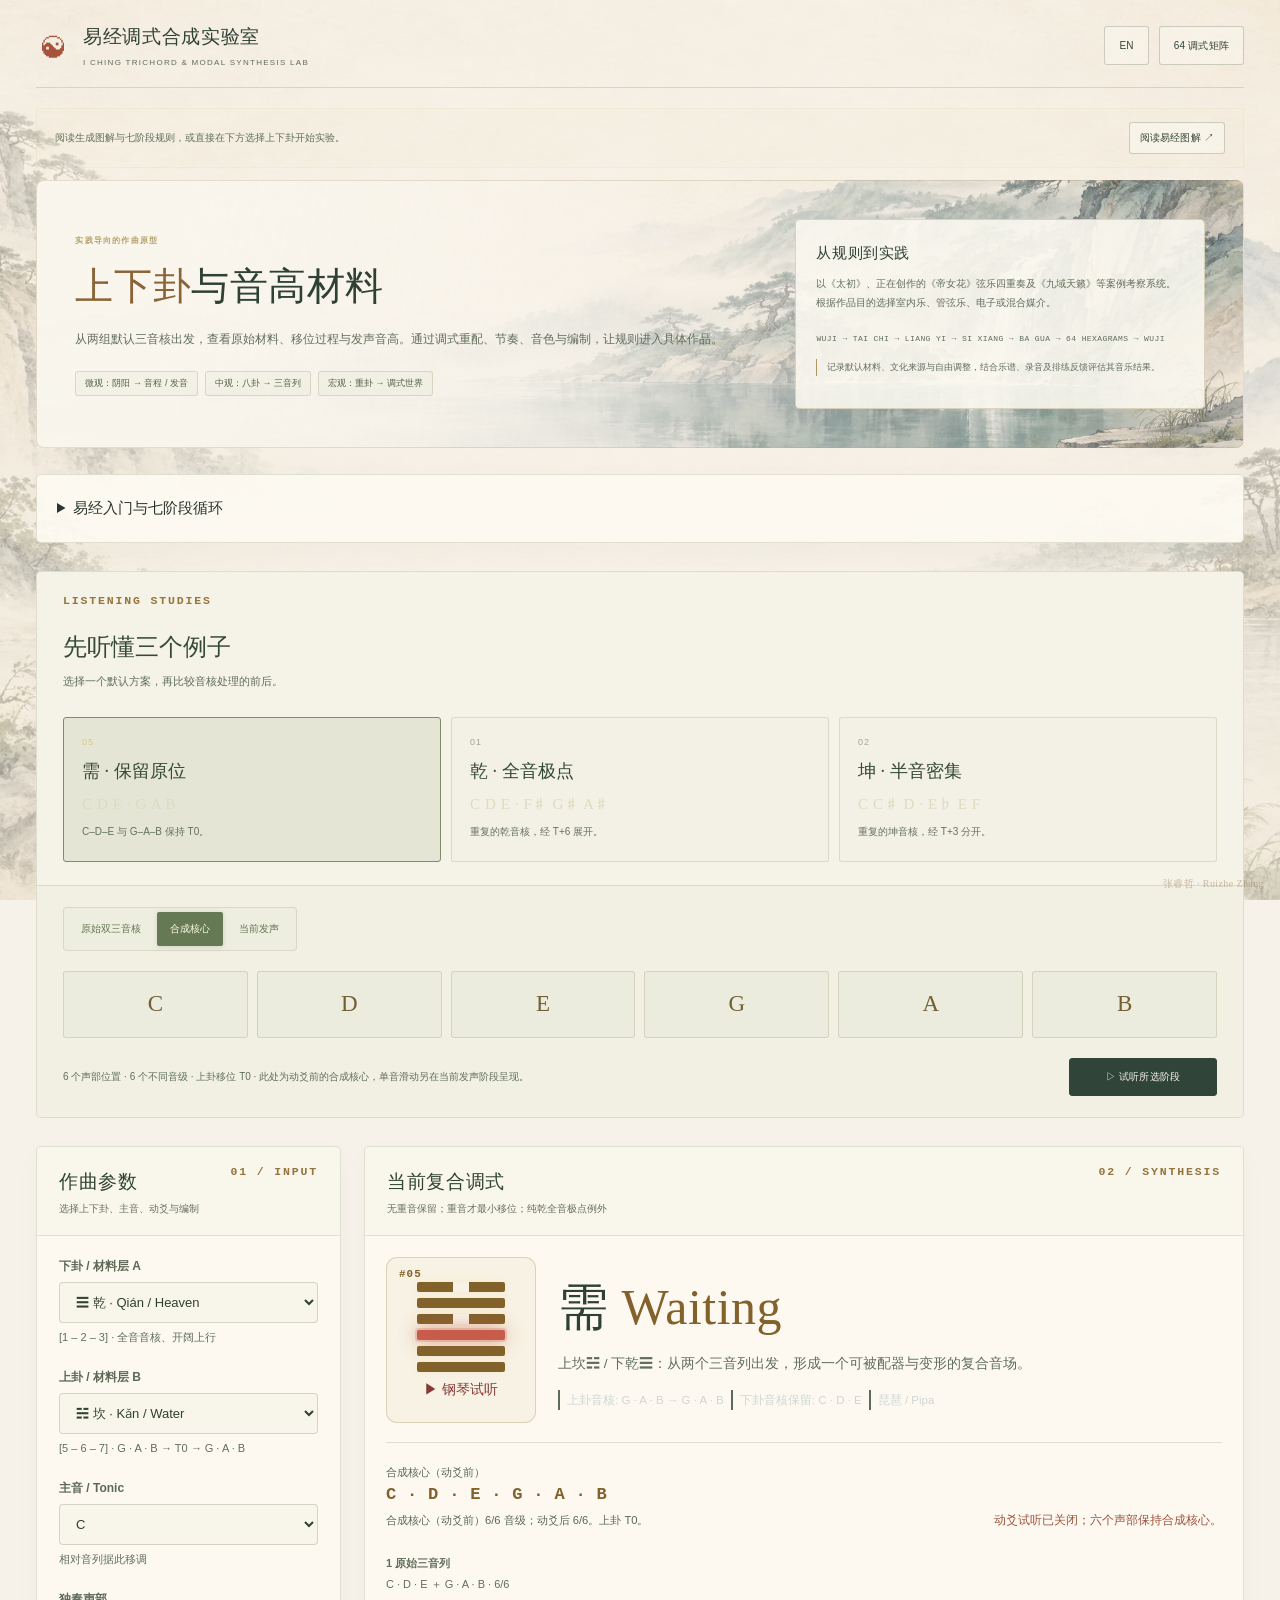
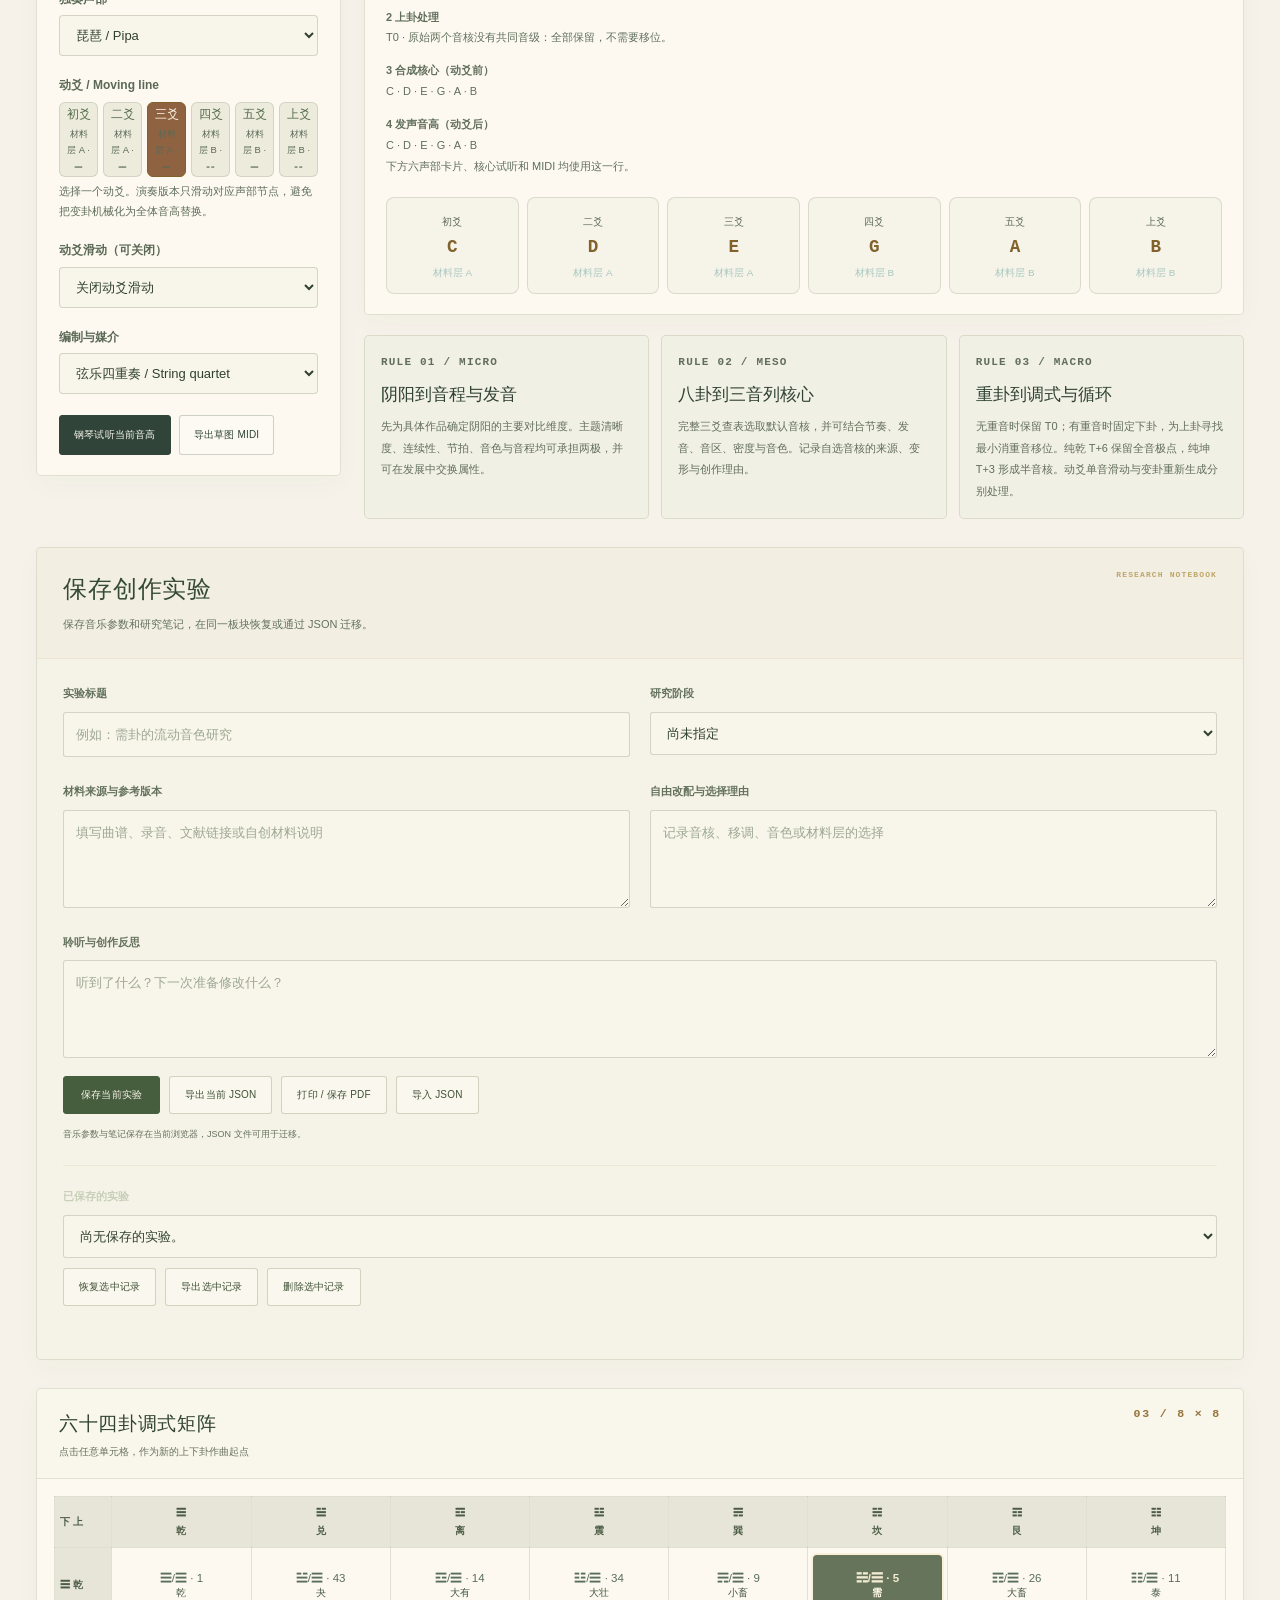
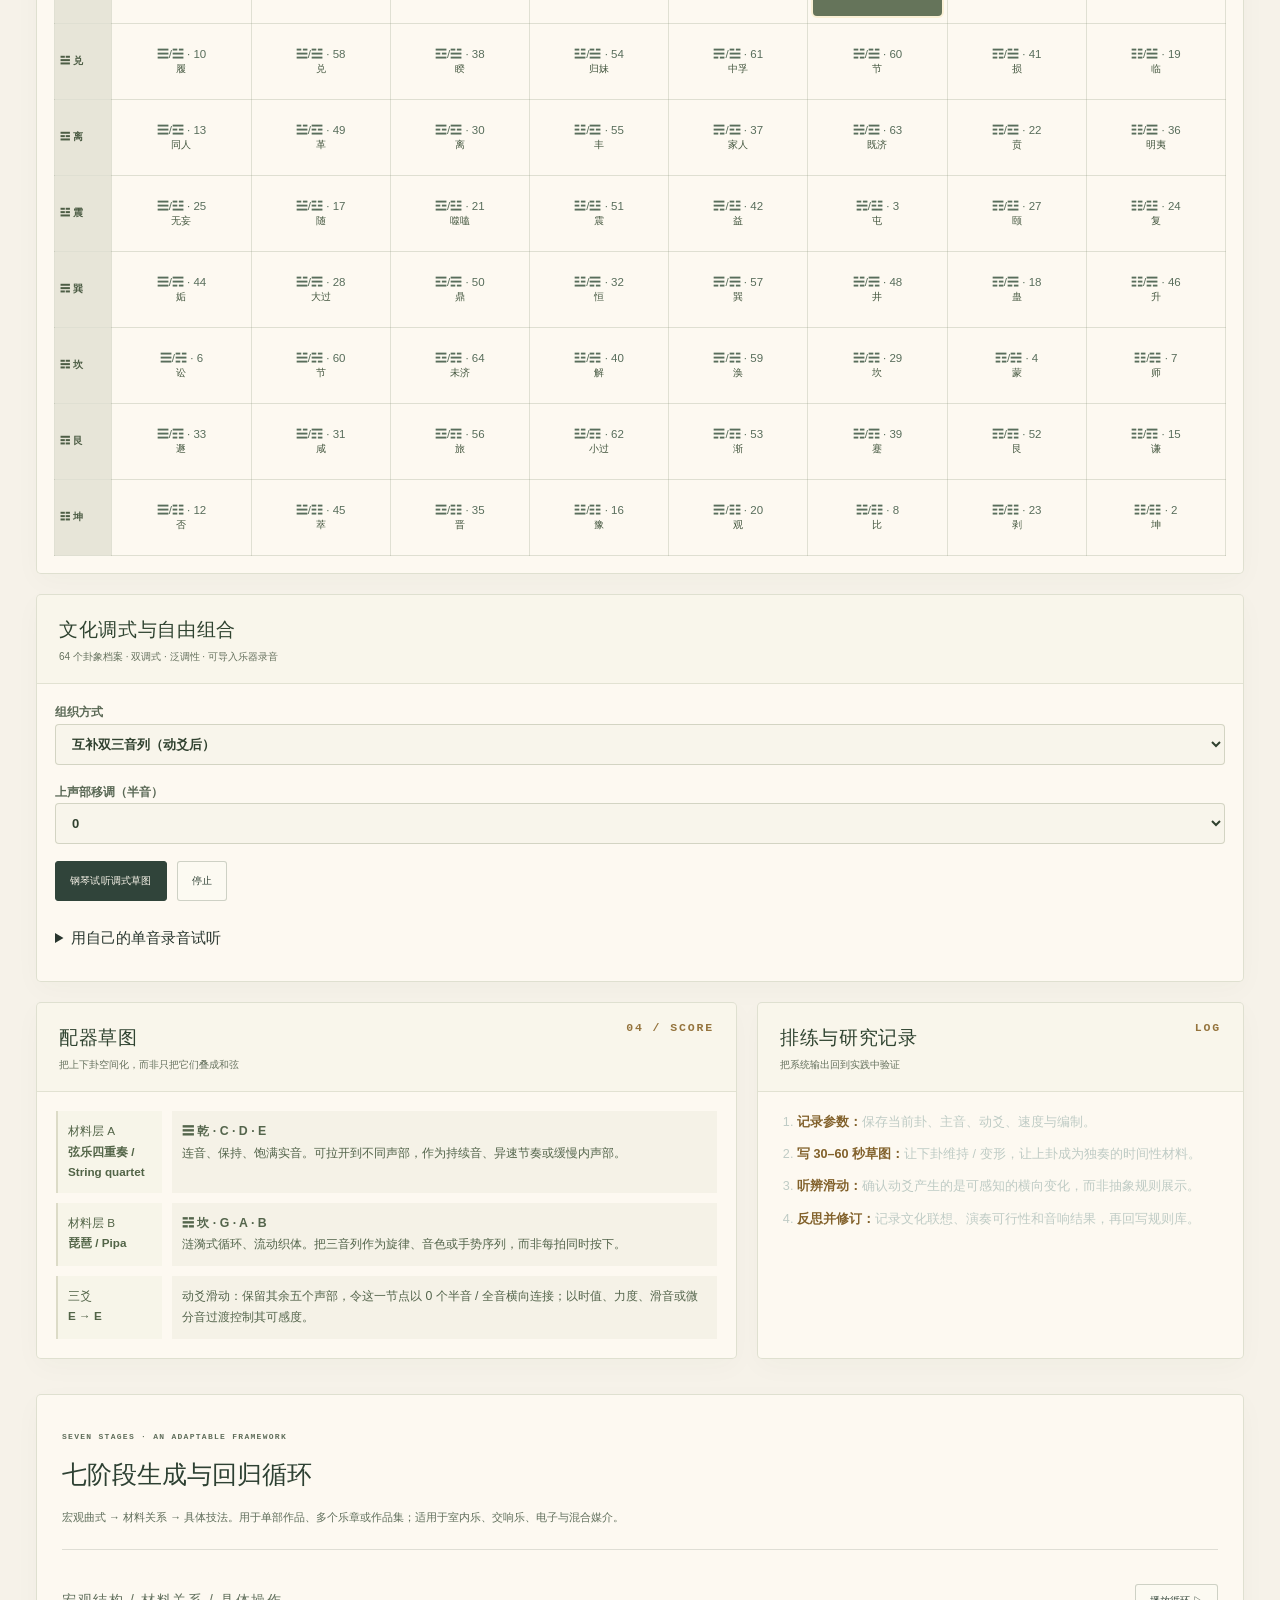
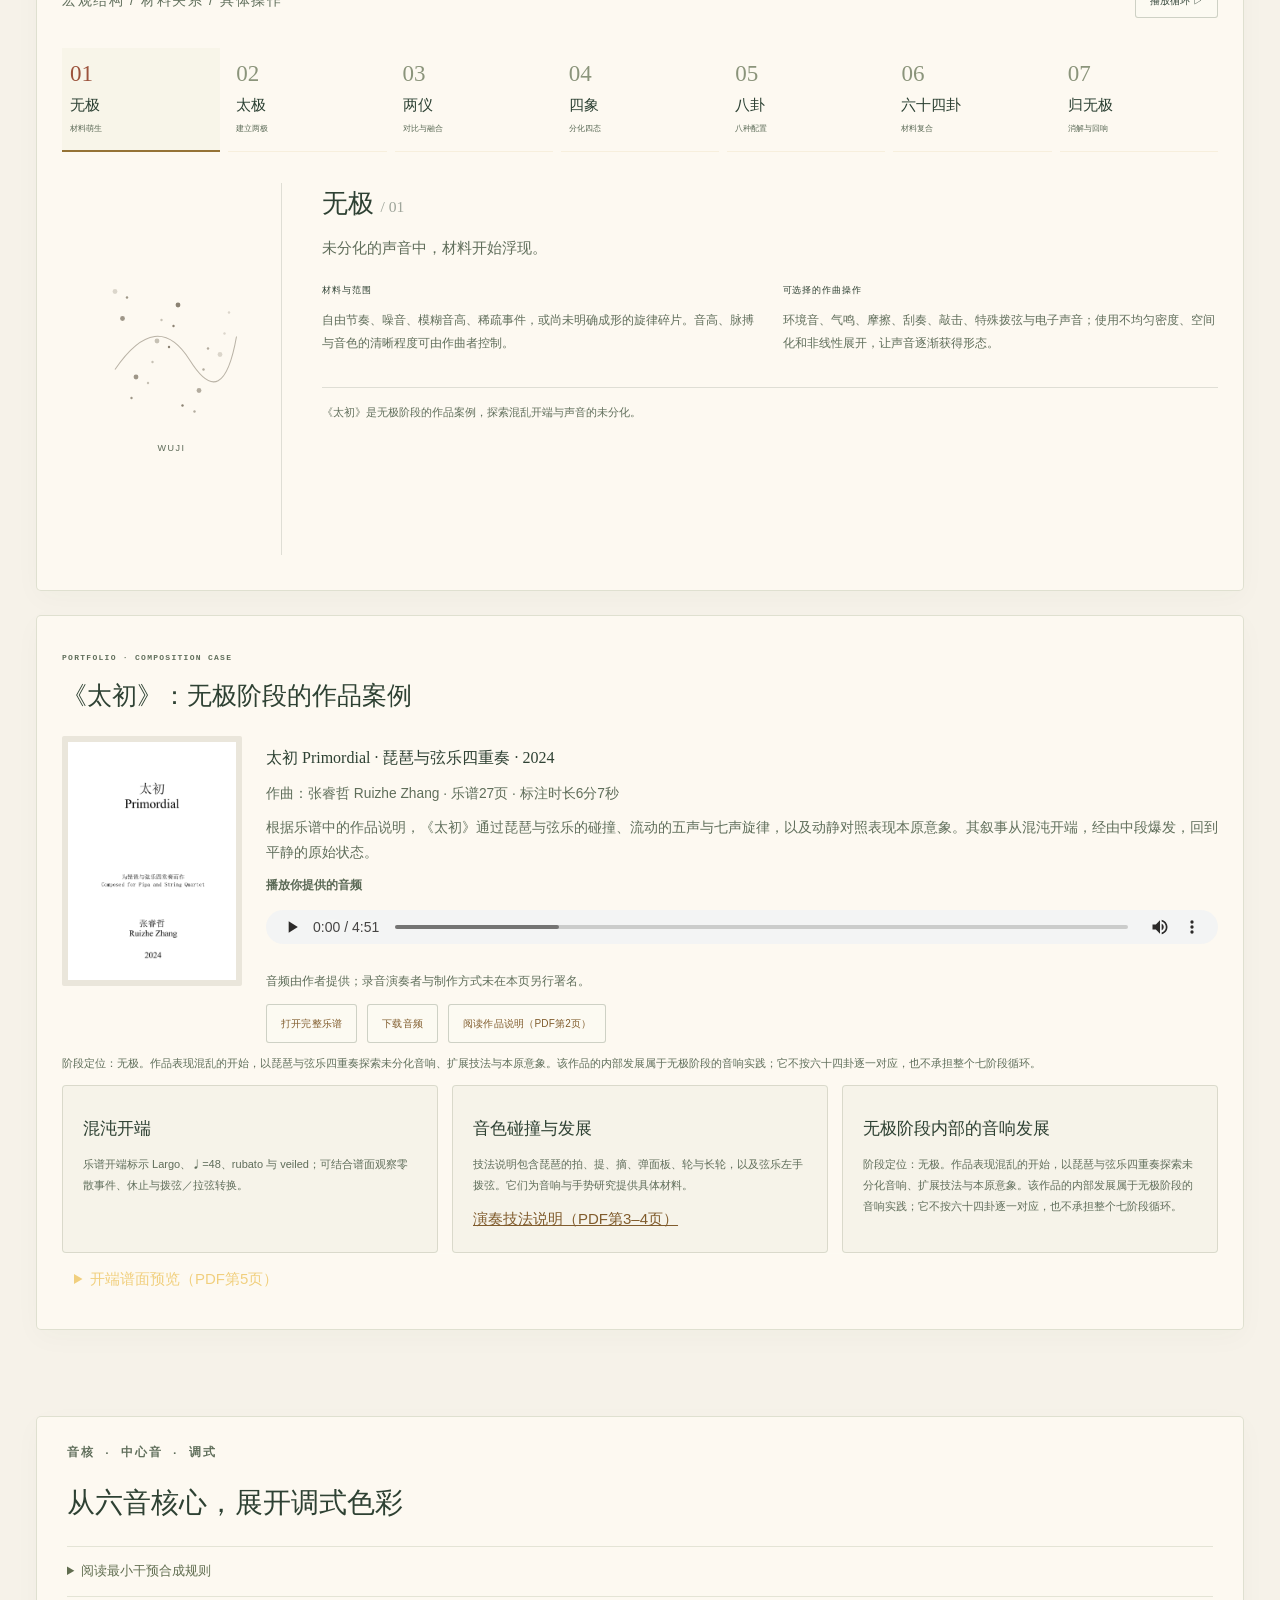
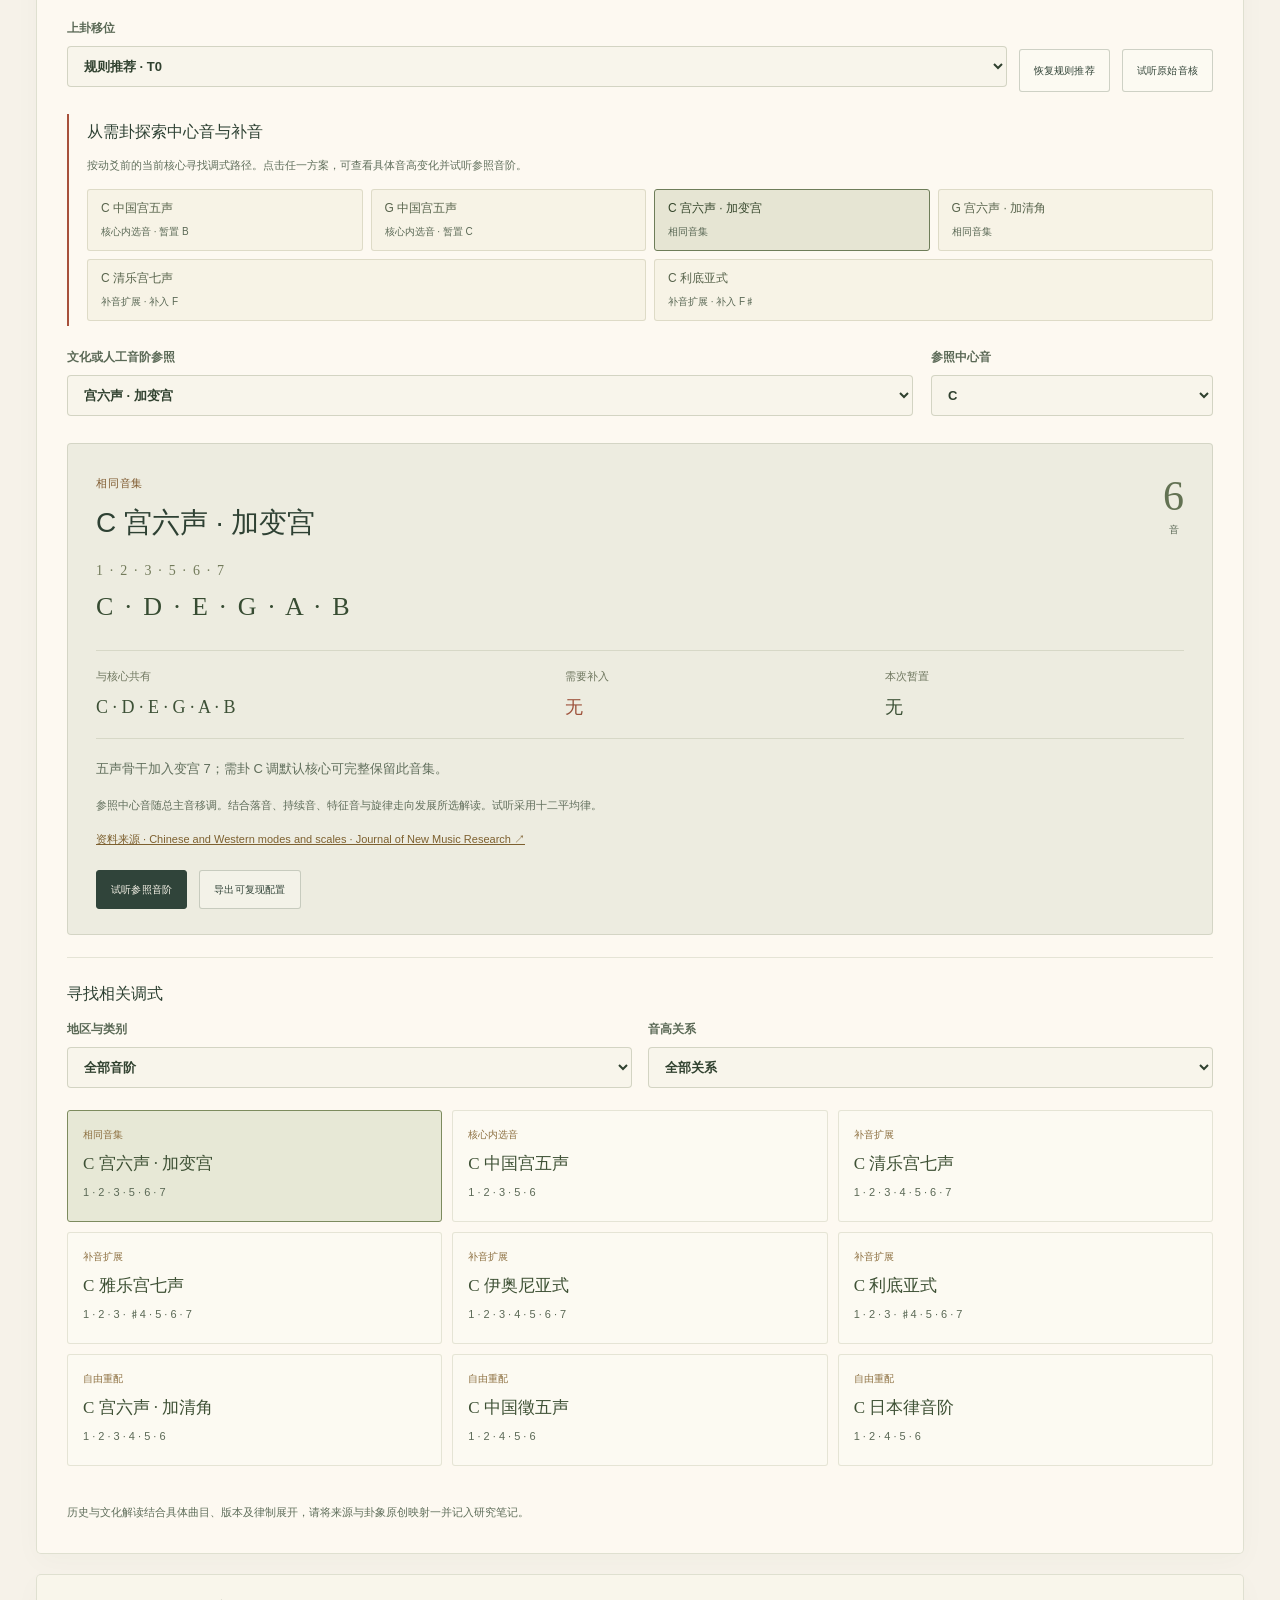
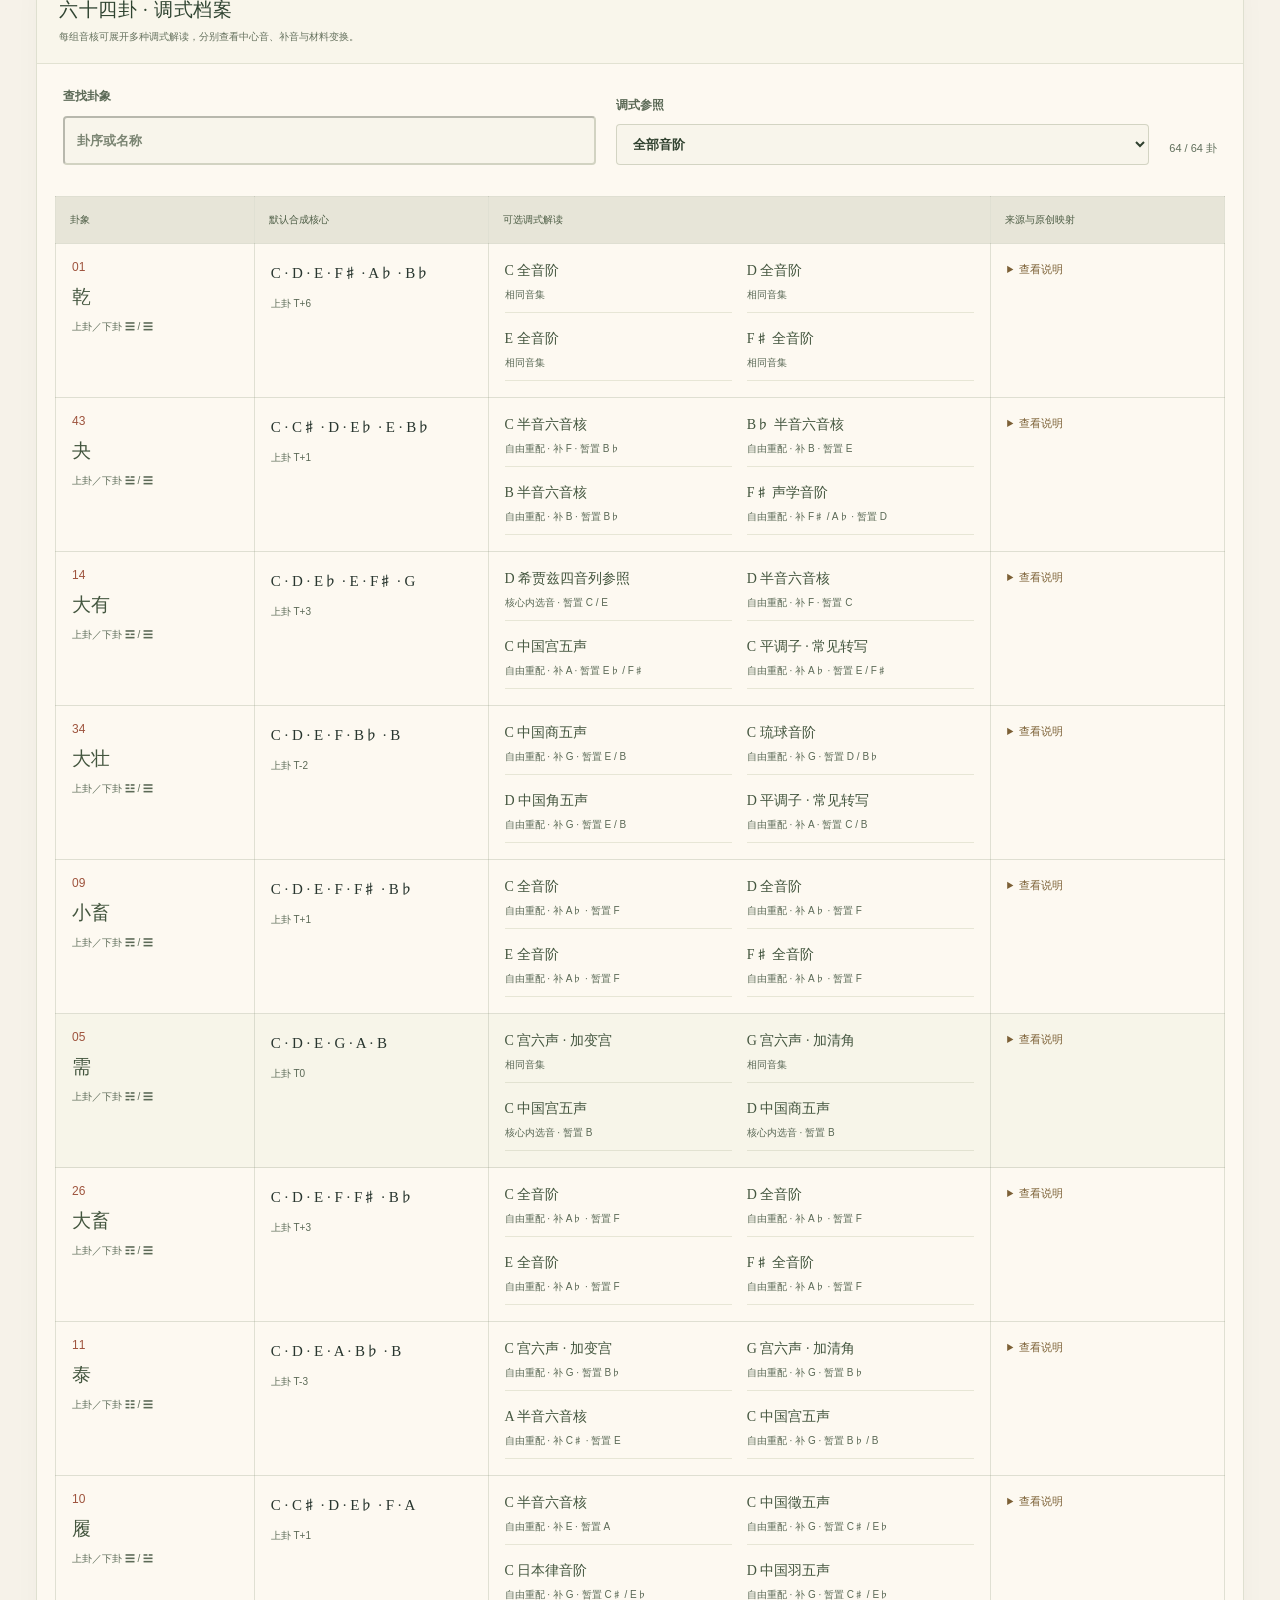
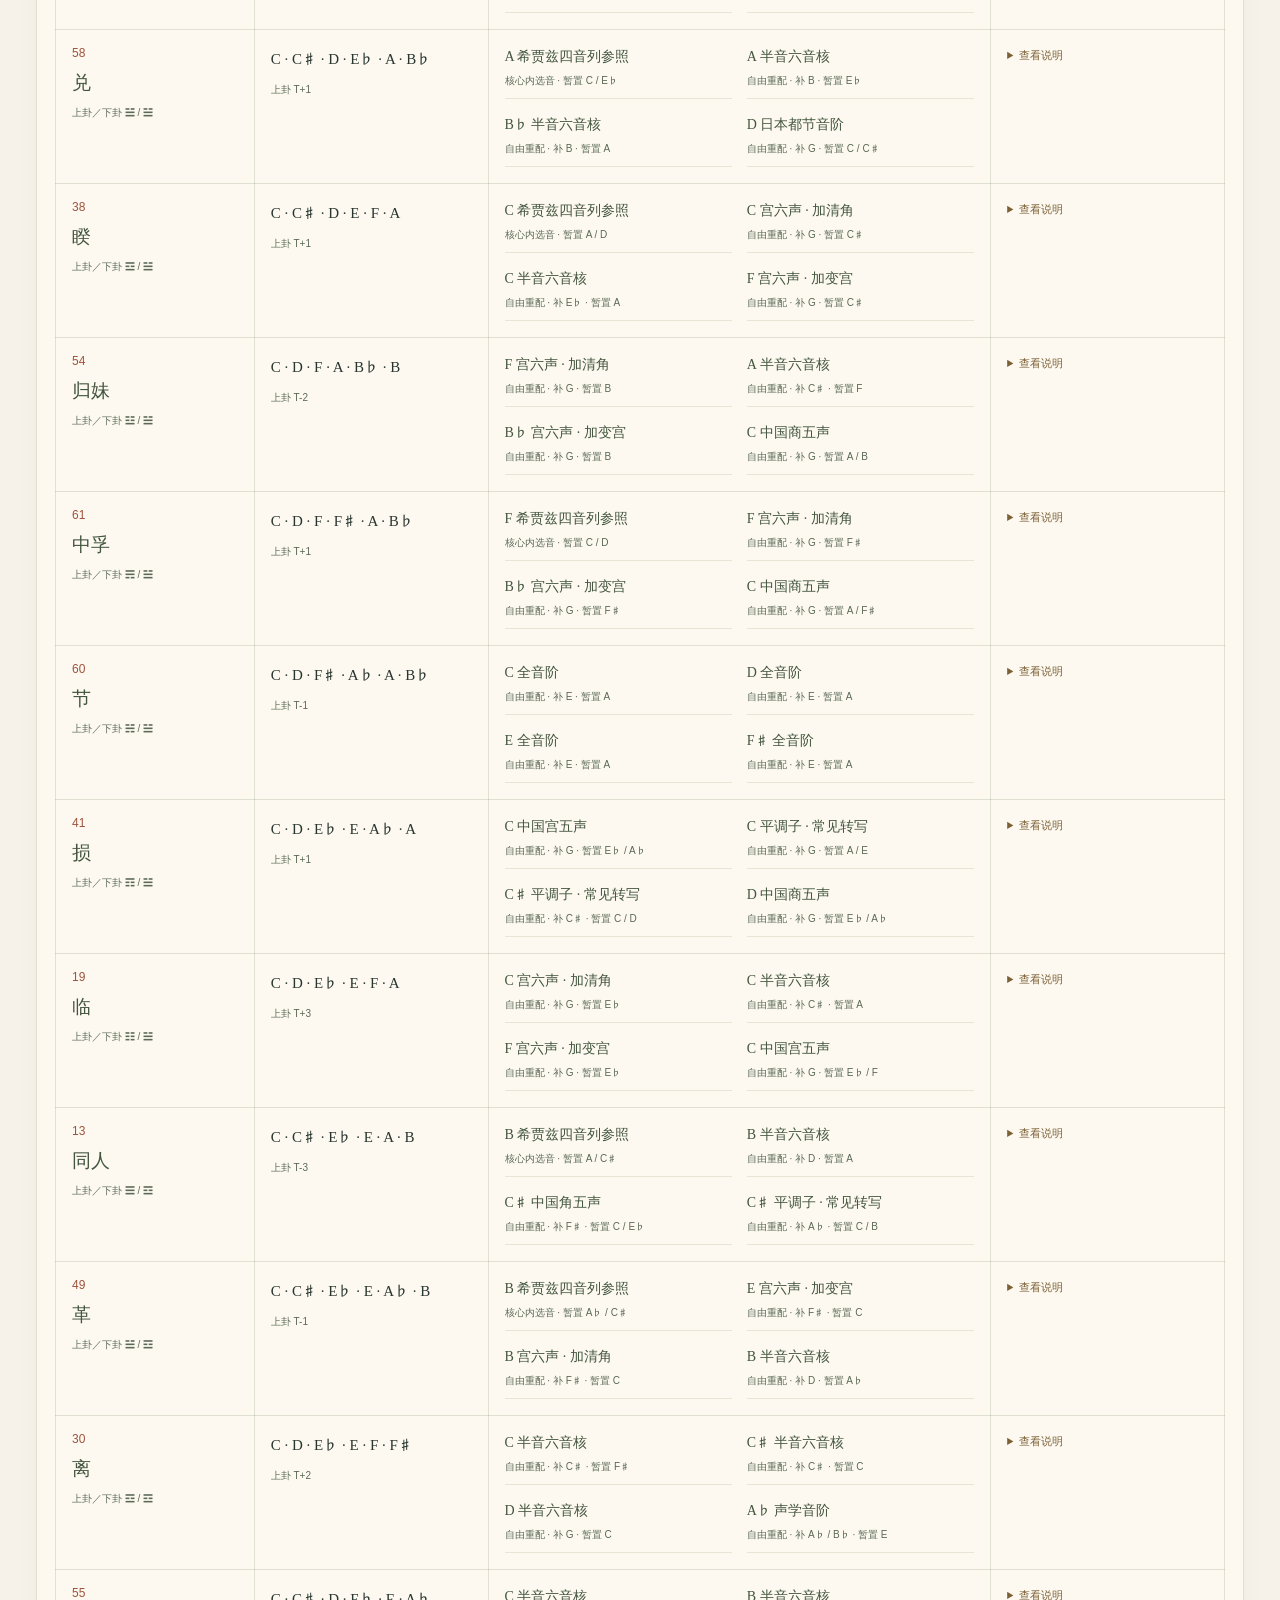
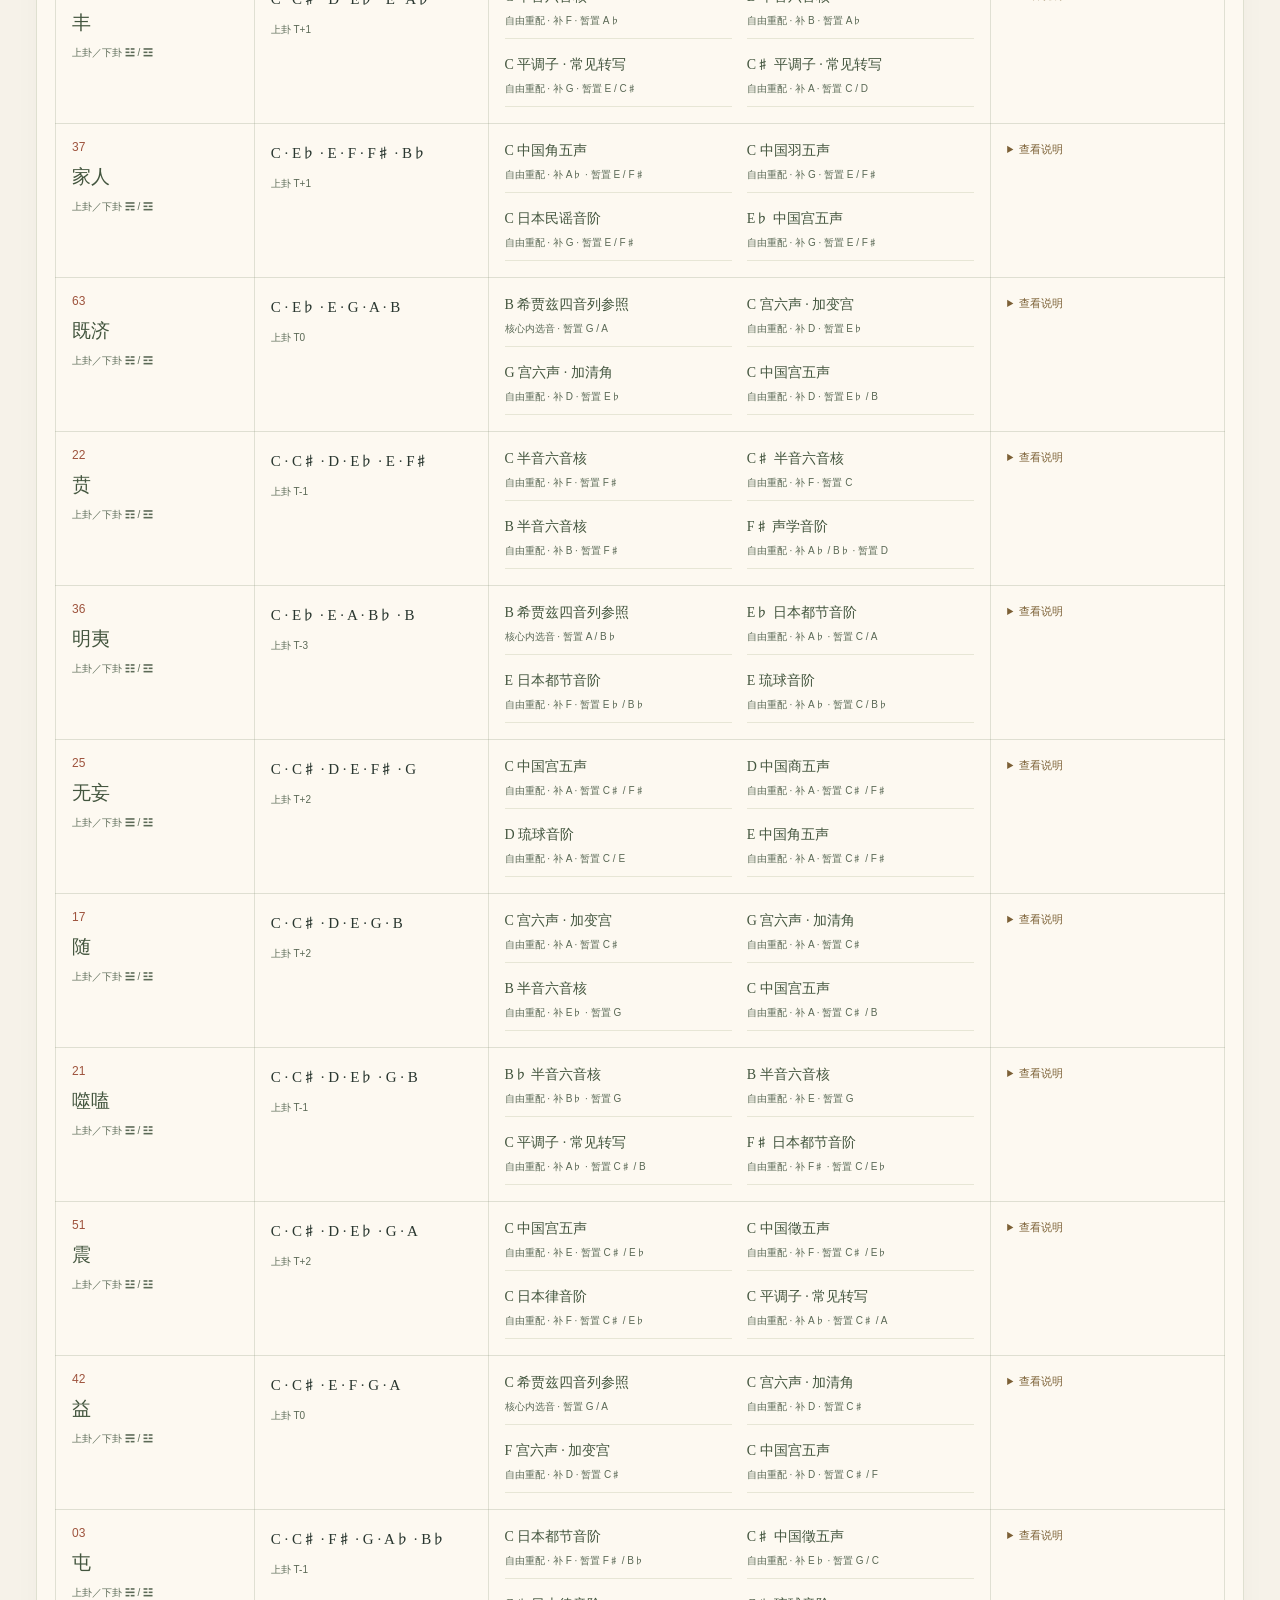
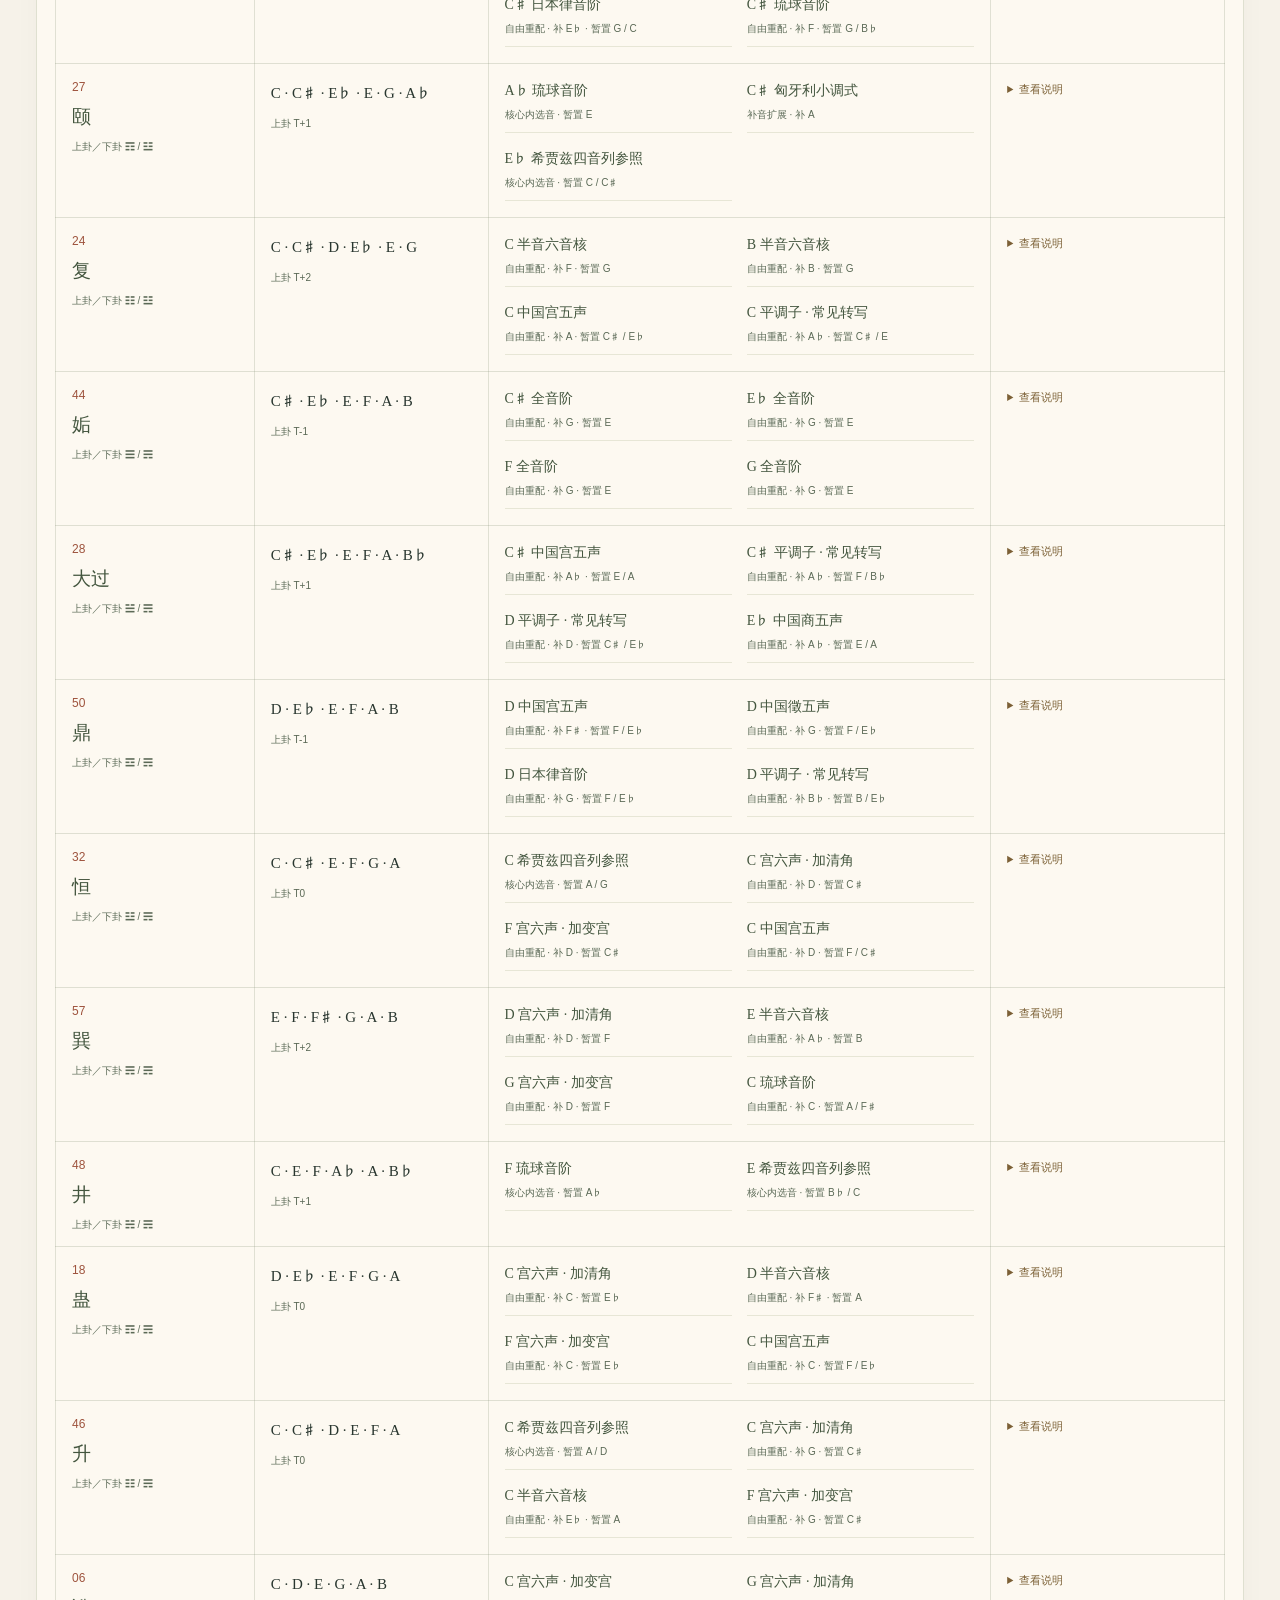
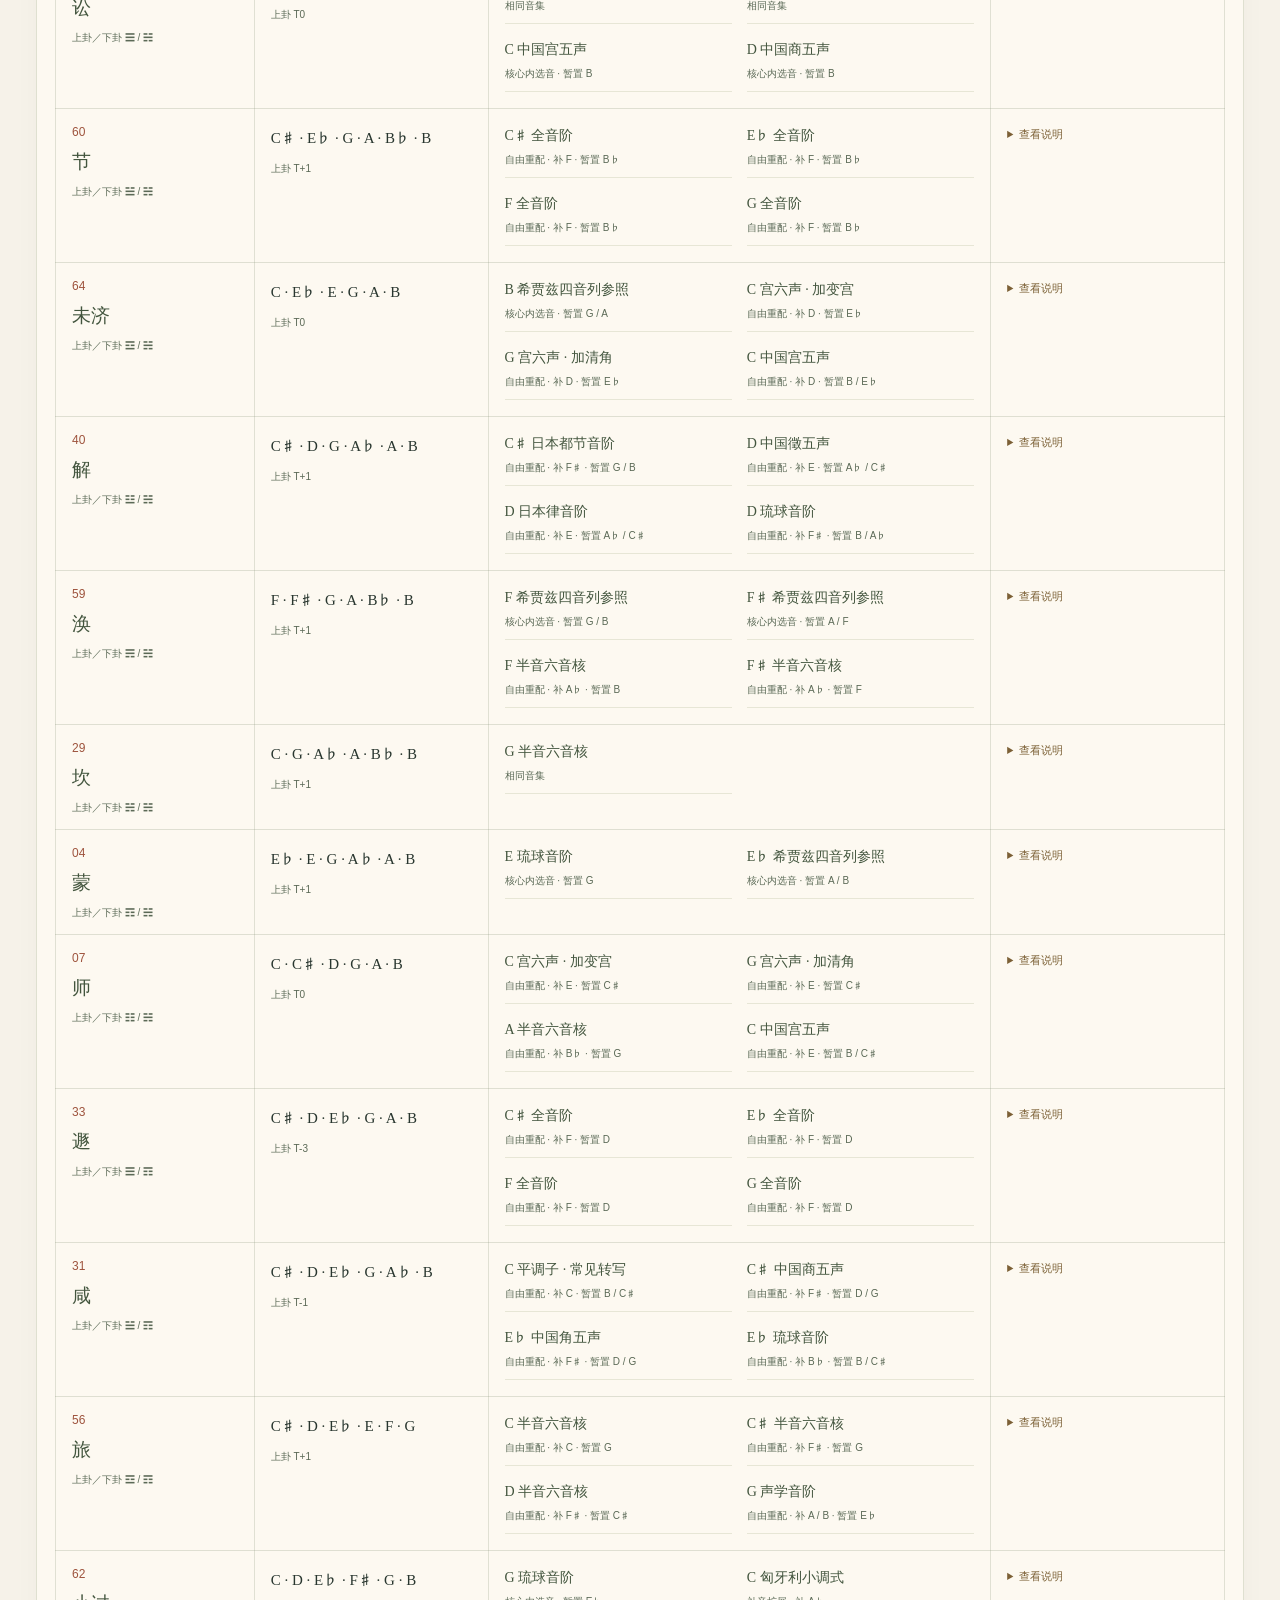
<file: laboratory.html>
<!doctype html>
<html lang="zh-CN">

<head>

  <meta charset="utf-8">

  <meta name="viewport" content="width=device-width, initial-scale=1">

  <meta name="description" content="An I Ching trichord and modal synthesis laboratory for practice-led contemporary composition research.">

  <title>易经调式合成实验室 | I Ching Modal Synthesis Lab</title>

  <link rel="stylesheet" href="site.css"><style>

    :root { --ink:#10201f; --ink-2:#172c29; --paper:#f4f0e5; --paper-2:#e7e0ce; --gold:#be8c36; --gold-light:#f1cf7e; --jade:#6ea99c; --jade-dark:#2b665e; --red:#c85c4a; --line:rgba(244,240,229,.16); --muted:#aebbb3; }

    * { box-sizing:border-box; }

    html { scroll-behavior:smooth; }

    body { margin:0; min-width:320px; background:var(--ink); color:var(--paper); font-family:"Noto Serif SC", "Songti SC", Georgia, serif; line-height:1.55; }

    body:before { content:""; position:fixed; inset:0; pointer-events:none; opacity:.26; background-image:radial-gradient(circle at 15% 5%, rgba(190,140,54,.22), transparent 31rem), radial-gradient(circle at 88% 19%, rgba(110,169,156,.15), transparent 28rem), linear-gradient(100deg, transparent 49.8%, rgba(244,240,229,.035) 50%, transparent 50.2%); }

    button, select { font:inherit; }

    button { cursor:pointer; }

    button:focus-visible, select:focus-visible { outline:2px solid var(--gold-light); outline-offset:3px; }

    .shell { width:min(1240px, calc(100% - 32px)); margin:auto; position:relative; }

    .eyebrow { color:var(--gold-light); font:600 .72rem/1.1 ui-monospace, SFMono-Regular, Consolas, monospace; letter-spacing:.16em; text-transform:uppercase; }

    header { padding:24px 0 20px; display:flex; gap:24px; align-items:center; justify-content:space-between; border-bottom:1px solid var(--line); }

    .brand { display:flex; gap:13px; align-items:center; min-width:0; }

    .seal { width:43px; height:43px; display:grid; place-items:center; flex:0 0 auto; border-radius:50%; color:var(--ink); background:var(--gold-light); box-shadow:0 0 0 5px rgba(241,207,126,.12); font-size:26px; }

    h1,h2,h3,p { margin:0; }

    h1 { font-size:clamp(1.1rem, 2vw, 1.48rem); letter-spacing:.045em; font-weight:700; }

    .brand p { color:var(--muted); font-size:.78rem; margin-top:2px; }

    .header-actions { display:flex; align-items:center; gap:10px; }

    .thin-button, .button { border:1px solid var(--line); color:var(--paper); background:rgba(244,240,229,.04); border-radius:7px; transition:.18s ease; }

    .thin-button { padding:8px 11px; font-size:.78rem; }

    .thin-button:hover { border-color:var(--gold); color:var(--gold-light); }

    .button { padding:10px 13px; font-weight:700; font-size:.83rem; }

    .button:hover { transform:translateY(-1px); border-color:var(--gold); background:rgba(190,140,54,.14); }

    .button.primary { background:var(--gold); color:#1d1b15; border-color:var(--gold); }

    .button.primary:hover { background:var(--gold-light); }

    main { padding:34px 0 58px; }

    .hero { display:grid; grid-template-columns:minmax(0, 1.35fr) minmax(260px, .65fr); gap:26px; align-items:stretch; margin-bottom:28px; }

    .hero-copy { padding:30px 0 20px; }

    .hero h2 { max-width:820px; margin:9px 0 13px; font-size:clamp(2rem, 4vw, 3.65rem); letter-spacing:-.04em; line-height:1.13; }

    .hero h2 span { color:var(--gold-light); }

    .hero p { color:#cad3ce; max-width:760px; font-size:1rem; }

    .hero-meta { margin-top:22px; display:flex; flex-wrap:wrap; gap:8px; }

    .chip { border:1px solid var(--line); border-radius:999px; padding:5px 9px; color:var(--muted); background:rgba(255,255,255,.025); font-size:.73rem; }

    .aim-card { padding:22px; border:1px solid rgba(241,207,126,.35); background:linear-gradient(145deg, rgba(190,140,54,.13), rgba(23,44,41,.85)); border-radius:14px; display:flex; flex-direction:column; justify-content:space-between; }

    .aim-card h3 { color:var(--gold-light); font-size:.93rem; letter-spacing:.04em; }

    .aim-card p { margin:9px 0 18px; color:#d7d0bf; font-size:.86rem; }

    .aim-card .micro { color:var(--muted); font: .69rem/1.6 ui-monospace, monospace; letter-spacing:.05em; }

    .research-note { border-left:2px solid var(--jade); padding-left:12px; color:#b8cbc5; font-size:.78rem; }

    .workspace { display:grid; grid-template-columns:330px minmax(0,1fr); gap:20px; align-items:start; }

    .panel { background:rgba(23,44,41,.75); border:1px solid var(--line); border-radius:13px; overflow:hidden; box-shadow:0 18px 45px rgba(0,0,0,.15); }

    .panel-head { padding:16px 18px 14px; border-bottom:1px solid var(--line); display:flex; justify-content:space-between; gap:12px; align-items:flex-start; }

    .panel-head h3 { font-size:.98rem; letter-spacing:.035em; }

    .panel-head p { color:var(--muted); font-size:.73rem; margin-top:2px; }

    .controls { padding:16px 18px 18px; display:grid; gap:15px; }

    label { color:#cbd5d0; font-size:.78rem; font-weight:700; display:block; margin-bottom:5px; }

    select { width:100%; color:var(--paper); background:#0d1b1a; border:1px solid rgba(244,240,229,.19); border-radius:7px; padding:10px; font-size:.85rem; }

    .field-note { margin-top:5px; color:var(--muted); font-size:.69rem; }

    .separator { height:1px; background:var(--line); margin:1px 0; }

    .motion-row { display:grid; grid-template-columns:repeat(6,1fr); gap:5px; }

    .motion { min-height:38px; color:#cdd8d3; background:#10201f; border:1px solid var(--line); border-radius:6px; font-size:.75rem; }

    .motion small { display:block; color:var(--muted); font-size:.59rem; margin-top:1px; }

    .motion.active { color:#1c1b15; border-color:var(--gold-light); background:var(--gold-light); }

    .motion.active small { color:#4e4229; }

    .action-row { display:flex; gap:8px; flex-wrap:wrap; margin-top:2px; }

    .output { display:grid; gap:20px; }

    .result-card { padding:21px; }

    .result-top { display:grid; grid-template-columns:150px minmax(0,1fr); gap:22px; align-items:center; }

    .hex-frame { min-height:166px; display:grid; place-items:center; position:relative; border-radius:11px; background:linear-gradient(155deg, rgba(190,140,54,.12), rgba(110,169,156,.06)); border:1px solid rgba(241,207,126,.22); }

    .hex-num { position:absolute; top:10px; left:12px; color:var(--gold-light); font:700 .68rem ui-monospace, monospace; letter-spacing:.1em; }

    .hexagram { width:88px; display:grid; gap:6px; grid-template-rows:repeat(6, 10px); }

    .yao { border-radius:99px; position:relative; background:var(--gold-light); box-shadow:0 0 10px rgba(241,207,126,.2); }

    .yao.yin { background:linear-gradient(90deg, var(--gold-light) 0 41%, transparent 41% 59%, var(--gold-light) 59%); }

    .yao.moving { background:var(--red); box-shadow:0 0 0 2px rgba(200,92,74,.23), 0 0 18px rgba(200,92,74,.75); }

    .yao.yin.moving { background:linear-gradient(90deg, var(--red) 0 41%, transparent 41% 59%, var(--red) 59%); }

    .result-identity h2 { font-size:clamp(1.4rem, 3vw, 2.1rem); line-height:1.13; }

    .result-identity h2 span { color:var(--gold-light); }

    .result-identity p { margin-top:7px; color:#c2cec8; font-size:.85rem; }

    .pairing { display:flex; flex-wrap:wrap; gap:7px; margin-top:14px; }

    .pairing span { font-size:.72rem; color:#ced6d2; border-left:2px solid var(--jade); padding-left:7px; }

    .mode-readout { margin-top:19px; padding-top:15px; border-top:1px solid var(--line); display:grid; grid-template-columns:1fr auto; gap:16px; align-items:end; }

    .mode-readout strong { display:block; color:var(--gold-light); font:700 1.07rem/1.25 ui-monospace, "Cascadia Mono", monospace; letter-spacing:.015em; overflow-wrap:anywhere; }

    .mode-readout small { color:var(--muted); font-size:.7rem; }

    .mutation-readout { color:#f1b8ab; font-size:.77rem; text-align:right; max-width:230px; }

    .voice-steps { padding:0 21px 20px; display:grid; grid-template-columns:repeat(6,minmax(0,1fr)); gap:8px; }

    .voice { min-height:78px; padding:9px 7px; border:1px solid var(--line); border-radius:8px; background:rgba(13,27,26,.7); text-align:center; }

    .voice .line-no { color:var(--muted); font:.6rem ui-monospace, monospace; }

    .voice .note { display:block; color:var(--gold-light); font:700 1.1rem ui-monospace, monospace; margin:4px 0 1px; }

    .voice .owner { color:#a9c8c0; font-size:.62rem; white-space:nowrap; overflow:hidden; text-overflow:ellipsis; }

    .voice.changed { border-color:var(--red); background:rgba(200,92,74,.13); }

    .method-grid { display:grid; grid-template-columns:repeat(3,minmax(0,1fr)); gap:12px; }

    .method { min-height:150px; padding:16px; border:1px solid var(--line); border-radius:11px; background:rgba(23,44,41,.66); }

    .method .index { color:var(--gold-light); font:700 .69rem ui-monospace,monospace; letter-spacing:.11em; }

    .method h3 { margin:6px 0 6px; font-size:.94rem; }

    .method p { color:#bac6c0; font-size:.77rem; }

    .matrix-panel { margin-top:20px; }

    .matrix-wrap { overflow:auto; padding:17px; }

    .matrix { width:100%; min-width:720px; border-collapse:collapse; font-size:.72rem; }

    .matrix th { color:var(--gold-light); font-weight:600; background:#10201f; position:sticky; top:0; z-index:1; }

    .matrix th:first-child { text-align:left; }

    .matrix th, .matrix td { border:1px solid var(--line); padding:7px 5px; text-align:center; }

    .matrix button { width:100%; min-width:71px; min-height:61px; border:0; color:#c7d3cd; background:transparent; border-radius:4px; line-height:1.15; transition:.15s; }

    .matrix button:hover { color:var(--gold-light); background:rgba(190,140,54,.13); }

    .matrix button.selected { color:#1d201d; background:var(--gold-light); font-weight:700; box-shadow:0 0 0 2px rgba(241,207,126,.24); }

    .matrix .mini { display:block; color:var(--jade); font-size:.72rem; margin-bottom:2px; }

    .matrix button.selected .mini { color:#5a4825; }

    .scoring { margin-top:20px; display:grid; grid-template-columns:1.18fr .82fr; gap:20px; }

    .score-body { padding:19px; }

    .score-map { display:grid; gap:10px; }

    .part-row { display:grid; grid-template-columns:106px 1fr; gap:10px; align-items:stretch; }

    .part-label { color:#d7e2dd; padding:10px; font-size:.73rem; background:rgba(110,169,156,.12); border-left:2px solid var(--jade); }

    .part-content { padding:10px; color:#bac8c2; font-size:.77rem; background:rgba(13,27,26,.6); }

    .protocol { padding:19px; color:#bfcbc5; font-size:.79rem; }

    .protocol ol { margin:0; padding-left:20px; display:grid; gap:10px; }

    .protocol strong { color:var(--gold-light); }

    footer { border-top:1px solid var(--line); padding:18px 0 28px; color:#8ea09a; font-size:.72rem; display:flex; justify-content:space-between; gap:18px; }

    .toast { position:fixed; z-index:10; left:50%; bottom:20px; transform:translate(-50%, 130px); opacity:0; border:1px solid rgba(241,207,126,.5); background:#182d29; color:var(--paper); border-radius:9px; padding:10px 13px; font-size:.78rem; box-shadow:0 12px 34px rgba(0,0,0,.35); transition:.25s; }

    .toast.show { transform:translate(-50%,0); opacity:1; }

    @media (max-width:950px) { .workspace { grid-template-columns:1fr; } .controls { grid-template-columns:repeat(2,1fr); align-items:end; } .controls .wide { grid-column:1/-1; } }

    @media (max-width:700px) { .shell { width:min(100% - 22px, 1240px); } header { padding-top:16px; align-items:flex-start; } .brand p { display:none; } .hero, .scoring { grid-template-columns:1fr; } .hero-copy { padding-top:15px; } .result-top { grid-template-columns:112px minmax(0,1fr); gap:14px; } .hex-frame { min-height:140px; } .hexagram { width:70px; gap:5px; grid-template-rows:repeat(6,8px); } .mode-readout { grid-template-columns:1fr; gap:7px; } .mutation-readout { text-align:left; } .voice-steps { grid-template-columns:repeat(3,1fr); padding:0 15px 15px; } .result-card { padding:15px; } .method-grid { grid-template-columns:1fr; } .controls { grid-template-columns:1fr; } .controls .wide { grid-column:auto; } footer { display:block; } footer p + p { margin-top:5px; } }

  </style>

<style>.research-section{margin:0 0 24px;padding:22px;background:rgba(23,44,41,.8);border:1px solid rgba(244,240,229,.18);border-radius:13px}.research-section h2{font-size:1.5rem;color:#f1cf7e;margin:4px 0 12px}.research-section h3{font-size:1rem;color:#f1cf7e;margin:8px 0}.research-section p{color:#c7d4cd;font-size:.86rem;margin:10px 0}.research-section a{color:#f1cf7e}.research-grid{display:grid;grid-template-columns:repeat(3,minmax(0,1fr));gap:14px}.research-cell{padding:14px;background:rgba(13,27,26,.7);border-radius:8px;border:1px solid #ffffff18}.case-layout{display:grid;grid-template-columns:180px minmax(0,1fr);gap:20px;align-items:start}.case-layout img{width:100%;border-radius:5px}.case-links{display:flex;gap:10px;flex-wrap:wrap;margin-top:12px}.score-preview{display:block;max-width:100%;max-height:650px;margin:14px auto;border-radius:8px}.author-watermark{position:fixed;bottom:9px;right:16px;z-index:8;pointer-events:none;user-select:none;font:600 clamp(11px,1.6vw,17px)/1.4 Georgia,serif;letter-spacing:.06em;color:rgba(241,207,126,.33);text-shadow:0 1px 4px #000}.research-section details{padding:12px;border-top:1px solid #ffffff22}.research-section summary{cursor:pointer;color:#f1cf7e}.research-section audio{width:100%;margin:9px 0}.research-cards{display:grid;grid-template-columns:repeat(4,1fr);gap:8px;margin:16px 0}.research-cards span{padding:9px;background:#10201f;font-size:.78rem;color:#c7d4cd;border-left:2px solid #6ea99c}.atlas-source{min-width:190px;font-size:.69rem;line-height:1.55;text-align:left!important}.atlas-source a{color:#f1cf7e}@media(max-width:700px){.case-layout,.research-grid{grid-template-columns:1fr}.case-layout img{max-width:150px}.research-cards{grid-template-columns:1fr 1fr}}</style><link rel="stylesheet" href="child-upgrade.css"><link rel="stylesheet" href="experiments.css"><script src="modal-library.js"></script>
<link rel="stylesheet" href="ink-theme.css">
</head>

<body data-application="laboratory">

  <div class="shell">

    <header>

      <div class="brand">

        <div class="seal" aria-hidden="true">☯</div>

        <div>

          <h1 data-i18n="brand">易经调式合成实验室</h1>

          <p data-i18n="tagline">I CHING TRICHORD &amp; MODAL SYNTHESIS LAB</p>

        </div>

      </div>

      <div class="header-actions">

        <button class="thin-button" id="langButton" type="button" aria-label="Switch language">EN</button>

        <button class="thin-button" type="button" onclick="document.getElementById('matrix').scrollIntoView({behavior:'smooth'})" data-i18n="matrixJump">64 调式矩阵</button>

      </div>

    </header>



    <main>

      <section id="yijingIntro" class="compact-intro" data-research-ui=""><p data-copy-zh="阅读生成图解与七阶段规则，或直接在下方选择上下卦开始实验。" data-copy-en="Read the generative diagram and seven-stage rules, or begin by selecting two trigrams below.">阅读生成图解与七阶段规则，或直接在下方选择上下卦开始实验。</p><button type="button" class="thin-button" data-parent-section="understanding" data-copy-zh="阅读易经图解 ↗" data-copy-en="Read the I Ching diagram ↗">阅读易经图解 ↗</button></section><section class="hero" aria-labelledby="hero-title">

        <div class="hero-copy">

          <p class="eyebrow" data-i18n="eyebrow">Practice-led composition prototype</p>

          <h2 id="hero-title" data-i18n-html="heroTitle">把 <span>三爻</span> 变成三音列，<br>让 <span>六爻</span> 生长为调式与声部进行。</h2>

          <p data-i18n="heroText">这是一个面向作品集创作的规则原型：下卦给出室内乐基础三音列，上卦给出独奏声部三音列；两者耦合成为六音列或可扩展调式。动爻不被当作命运判断，而被转译为可听见、可标注的横向声部滑动。</p>

          <div class="hero-meta">

            <span class="chip" data-i18n="chip1">微观：阴阳 → 音程 / 发音</span>

            <span class="chip" data-i18n="chip2">中观：八卦 → 三音列</span>

            <span class="chip" data-i18n="chip3">宏观：重卦 → 调式世界</span>

          </div>

        </div>

        <aside class="aim-card">

          <div>

            <h3 data-i18n="aimTitle">研究锚点 / Research anchor</h3>

            <p data-i18n="aimText">以《无极 Primal Chaos》及 2–3 首微型习作为检验场：以琵琶或可替代的世界乐器 / 电子声部，与西方室内乐团构成可排练、可迭代的作曲循环。</p>

          </div>

          <div>

            <p class="micro">WUJI → TAI CHI → LIANG YI → SI XIANG → BA GUA → 64 HEXAGRAMS → WUJI</p>

            <p class="research-note" data-i18n="researchNote">界面提供的是作曲决策与试听草图，不把文化象征压缩为固定的“正确音阶”。每次输出都应在乐器、语境与排练中继续校正。</p>

          </div>

        </aside>

      </section>



      <section class="panel" style="padding:20px;margin-bottom:20px"><details><summary data-copy-zh="易经入门与七阶段循环" data-copy-en="Reading the I Ching and the seven-stage cycle">易经入门与七阶段循环</summary><img style="display:block;width:100%;max-width:900px;height:auto;margin:20px auto" alt="Reading the I Ching" src="assets/reading-iching.png" loading="lazy"><img style="display:block;width:100%;max-width:900px;height:auto;margin:20px auto" alt="The seven-stage compositional cycle" src="assets/seven-stage-cycle.png" loading="lazy"></details></section><section class="workspace" aria-label="Composition workbench">

        <aside class="panel">

          <div class="panel-head"><div><h3 data-i18n="controlTitle">作曲参数</h3><p data-i18n="controlSub">选择上下卦、主音、动爻与编制</p></div><span class="eyebrow">01 / INPUT</span></div>

          <div class="controls">

            <div><label for="lower" data-i18n="lowerLabel">下卦 / 室内乐基础</label><select id="lower"></select><p class="field-note" id="lowerNote"></p></div>

            <div><label for="upper" data-i18n="upperLabel">上卦 / 独奏声部</label><select id="upper"></select><p class="field-note" id="upperNote"></p></div>

            <div><label for="tonic" data-i18n="tonicLabel">主音 / Tonic</label><select id="tonic"></select><p class="field-note" data-i18n="tonicNote">相对音列据此移调</p></div>

            <div><label for="solo" data-i18n="soloLabel">独奏声部</label><select id="solo"><option value="pipa">琵琶 / Pipa</option><option value="guzheng">古筝 / Guzheng</option><option value="erhu">二胡 / Erhu</option><option value="guitar">古典吉他 / Classical guitar</option><option value="electro">电子声部 / Electroacoustic</option></select></div>

            <div class="wide"><label data-i18n="motionLabel">动爻 / Moving line</label><div class="motion-row" id="motionRow"></div><p class="field-note" data-i18n="motionNote">选择一个动爻。演奏版本只滑动对应声部节点，避免把变卦机械化为全体音高替换。</p></div>

            <div><label for="motionSize" data-i18n="slideLabel">滑动幅度</label><select id="motionSize"><option value="0" data-copy-zh="关闭动爻滑动" data-copy-en="No moving-line slide">关闭动爻滑动</option><option value="1">半音 / semitone</option><option value="2">全音 / whole tone</option></select></div>

            <div><label for="ensemble" data-i18n="ensembleLabel">室内乐团</label><select id="ensemble"><option value="strings">弦乐四重奏 / String quartet</option><option value="mixed">混合室内乐 / Mixed ensemble</option><option value="winds" data-copy-zh="木管与打击乐" data-copy-en="Winds and percussion">木管与打击乐</option><option value="orchestra">交响乐团 / Symphony orchestra</option><option value="hybrid">声学与电子结合 / Acoustic + electronics</option><option value="electronics">电子织体 / Electronics</option></select></div>

            <div class="wide action-row"><button class="button primary" id="listenButton" type="button" data-i18n="listen">试听六音列</button><button class="button" id="midiButton" type="button" data-i18n="midi">导出草图 MIDI</button></div>

          </div>

        </aside>



        <div class="output">

          <section class="panel" aria-live="polite">

            <div class="panel-head"><div><h3 data-i18n="resultTitle">当前复合调式</h3><p data-i18n="resultSub">三音列 + 三音列 = 可配器的六声核心</p></div><span class="eyebrow">02 / SYNTHESIS</span></div>

            <div class="result-card">

              <div class="result-top">

                <button type="button" class="hex-frame hex-listen" id="hearLabHexagram" aria-pressed="false"><span class="hex-num" id="hexNumber">#05</span><span class="hexagram" id="hexagram" aria-hidden="true"></span><span class="hex-listen-label"><span aria-hidden="true">▶</span> <span data-copy-zh="钢琴试听" data-copy-en="Play on piano">钢琴试听</span></span></button>

                <div class="result-identity"><h2 id="hexName"></h2><p id="hexGloss"></p><p id="labPreviewStatus" class="mode-audio-status" role="status"></p><div class="pairing"><span id="upperPill"></span><span id="lowerPill"></span><span id="instrumentPill"></span></div></div>

              </div>

              <div class="mode-readout"><div><small data-i18n="pitchSet">音高集合 / Pitch material</small><strong id="pitchSet"></strong><small id="modeCaption"></small></div><div class="mutation-readout" id="mutationText"></div></div>

            </div>

            <div id="sourceTrace" style="padding:0 21px 20px;display:grid;gap:12px;overflow-wrap:anywhere"></div><div class="voice-steps" id="voiceSteps"></div>

          </section>

          <section class="method-grid" aria-label="rules">

            <article class="method"><p class="index">RULE 01 / MICRO</p><h3 data-i18n="r1Title">阴阳到音程与发音</h3><p data-i18n="r1Text">阳爻倾向全音、纯四 / 五度与连音、保持；阴爻倾向半音、小二度 / 增四度、断奏、泛音、气鸣或拨弦摩擦。</p></article>

            <article class="method"><p class="index">RULE 02 / MESO</p><h3 data-i18n="r2Title">八卦到三音列核心</h3><p data-i18n="r2Text">三爻由下而上对应三音列的时间 / 声部顺序。它是具有文化音响取向的细胞，不是静态和弦标签。</p></article>

            <article class="method"><p class="index">RULE 03 / MACRO</p><h3 data-i18n="r3Title">重卦到调式与循环</h3><p data-i18n="r3Text">下卦与上卦耦合生成六音列，并可依作品情境扩展为七声调式；在卦序循环中形成从坤的密集到乾的开阔、再返无极的宏观呼吸。</p></article>

          </section>

        </div>

      </section>



      <section class="panel matrix-panel" id="matrix">

        <div class="panel-head"><div><h3 data-i18n="matrixTitle">六十四卦调式矩阵</h3><p data-i18n="matrixSub">点击任意单元格，作为新的上下卦作曲起点</p></div><span class="eyebrow">03 / 8 × 8</span></div>

        <div class="matrix-wrap"><table class="matrix" aria-label="64 hexagram compositional matrix"><thead id="matrixHead"></thead><tbody id="matrixBody"></tbody></table></div>

      </section>



      <section class="panel" style="margin-top:20px"><div class="panel-head"><div><h3 data-copy-zh="文化调式与自由组合" data-copy-en="Cultural modes and free combination">文化调式与自由组合</h3><p>64 个卦象档案 · 双调式 · 泛调性 · 可导入乐器录音</p></div></div><div style="padding:18px;display:grid;gap:12px"><label>组织方式<select id="organisation"><option value="core">互补双三音列（动爻后）</option><option value="expanded">互补音场（动爻前）</option><option value="poly">多调式：上下声部各自调式</option><option value="pan">泛调性：多中心自由交织</option></select></label><label>上声部移调（半音）<select id="layerShift"><option value="0">0</option><option value="1">1</option><option value="2">2</option><option value="3">3</option><option value="4">4</option><option value="5">5</option><option value="6">6</option><option value="7">7</option><option value="8">8</option><option value="9">9</option><option value="10">10</option><option value="11">11</option></select></label>
<div style="display:flex;gap:10px;flex-wrap:wrap">
  <button class="button primary" id="playStudy" type="button" aria-pressed="false" data-copy-zh="钢琴试听调式草图" data-copy-en="Play the modal study on piano">钢琴试听调式草图</button>
  <button class="button" id="stopStudy" type="button" data-copy-zh="停止" data-copy-en="Stop">停止</button>
</div>
<p id="studyAudioStatus" class="mode-audio-status" role="status"></p>
<details>
  <summary data-copy-zh="用自己的单音录音试听" data-copy-en="Try your own single-note recording">用自己的单音录音试听</summary>
  <label><span data-copy-zh="导入录音" data-copy-en="Load a recording">导入录音</span><input type="file" id="sampleFile" accept="audio/*"></label>
  <label><span data-copy-zh="录音原音的 MIDI 音高（C4 = 60）" data-copy-en="Recorded note as a MIDI number (C4 = 60)">录音原音的 MIDI 音高（C4 = 60）</span><input id="sampleRoot" type="number" required min="0" max="127" step="1" value="60" style="padding:8px;width:100%"></label>
  <button class="button" id="playSampleStudy" type="button" aria-pressed="false" disabled data-copy-zh="用导入音色试听草图" data-copy-en="Play the study with this recording">用导入音色试听草图</button>
  <p id="sampleStatus" class="mode-audio-status" role="status"></p>
</details>
<p id="expandedNotes" style="color:#f1cf7e"></p></div></section><section class="scoring">

        <section class="panel"><div class="panel-head"><div><h3 data-i18n="scoreTitle">配器草图</h3><p data-i18n="scoreSub">把上下卦空间化，而非只把它们叠成和弦</p></div><span class="eyebrow">04 / SCORE</span></div><div class="score-body"><div class="score-map" id="scoreMap"></div></div></section>

        <aside class="panel"><div class="panel-head"><div><h3 data-i18n="protocolTitle">排练与研究记录</h3><p data-i18n="protocolSub">把系统输出回到实践中验证</p></div><span class="eyebrow">LOG</span></div><div class="protocol"><ol><li data-i18n-html="p1"><strong>记录参数：</strong>保存当前卦、主音、动爻、速度与编制。</li><li data-i18n-html="p2"><strong>写 30–60 秒草图：</strong>让下卦维持 / 变形，让上卦成为独奏的时间性材料。</li><li data-i18n-html="p3"><strong>听辨滑动：</strong>确认动爻产生的是可感知的横向变化，而非抽象规则展示。</li><li data-i18n-html="p4"><strong>反思并修订：</strong>记录文化联想、演奏可行性和音响结果，再回写规则库。</li></ol></div></aside>

      </section>

    <section class="research-section" id="sevenStageCycle"><p class="eyebrow">WUJI → TAIJI → LIANGYI → SIXIANG → BAGUA → 64 HEXAGRAMS → WUJI</p><h2>七阶段生成与回归循环</h2><p>单首作品与整个作品集均可使用；适用于声学、电子与混合媒介。</p><p>六个演化阶段，加上第七个“归无极”闭环位置。六十四卦是第六阶段，不能替代整个七阶段体系。</p><div class="research-grid"><div class="research-cell"><h3>单首作品的曲式结构</h3><p>在同一首作品中，将七阶段作为段落、乐章或贯穿发展的结构功能。各阶段时长由音乐需要决定；不要求平均分配。</p></div><div class="research-cell"><h3>作品集的大循环</h3><p>让不同作品或组曲承担不同阶段，连成无极到归无极的大循环。《太初》作为无极阶段的开端与锚定案例；其他阶段可由后续作品展开。</p></div><div class="research-cell"><h3>媒介与编制开放</h3><p>室内乐、交响乐、纯电子音乐、声学乐器与电子音乐结合，以及世界乐器参与的混合形式均可承载本体系。具体编制依作品构思与资源决定。</p></div></div><div class="seven-stage-list"><article data-stage="1" style="padding:18px;margin-top:12px;border-left:3px solid #adb6bd;background:rgba(13,27,26,.5)"><h3>1. <span>无极 Wuji</span></h3><p><strong>哲学与音响</strong><br><span>混沌未分、无形与不确定音响。</span></p><p><strong>作曲规则</strong><br><span>自由或无节拍节奏；噪音织体、环境音、非固定音高；刮奏、特殊拨弦、气鸣与敲击；非线性、弥散开篇。《太初》对应本阶段。</span></p></article><article data-stage="2" style="padding:18px;margin-top:12px;border-left:3px solid #78b9e0;background:rgba(13,27,26,.5)"><h3>2. <span>太极 Taiji</span></h3><p><strong>哲学与音响</strong><br><span>从混沌中建立可感知的阴阳二元与极化张力。</span></p><p><strong>作曲规则</strong><br><span>三全音轴（如 C 与 F♯）、三全音与纯五度对置、半音与全音音场对置；持续共振与碎片点描形成两个张力场。</span></p></article><article data-stage="3" style="padding:18px;margin-top:12px;border-left:3px solid #ddbe5e;background:rgba(13,27,26,.5)"><h3>3. <span>两仪 Liangyi</span></h3><p><strong>哲学与音响</strong><br><span>对立元素交织、对话、追逐与相互渗透。</span></p><p><strong>作曲规则</strong><br><span>阳的连续旋律与阴的断奏点描交互；对话、模仿与对位；规则律动和不规则节奏叠置；冲突和声逐步融合。</span></p></article><article data-stage="4" style="padding:18px;margin-top:12px;border-left:3px solid #69ae9f;background:rgba(13,27,26,.5)"><h3>4. <span>四象 Sixiang</span></h3><p><strong>哲学与音响</strong><br><span>四季意象与四种独立音乐性格。</span></p><p><strong>作曲规则</strong><br><span>四种调式或音色组：中国五声、印度拉格、中古调式、人工音阶等文化参照；四度叠置、速度与情绪对照；可顺次铺陈或平行叠加。</span></p></article><article data-stage="5" style="padding:18px;margin-top:12px;border-left:3px solid #d88b55;background:rgba(13,27,26,.5)"><h3>5. <span>八卦 Bagua</span></h3><p><strong>哲学与音响</strong><br><span>八种文化编码的音乐语汇与三音列核心。</span></p><p><strong>作曲规则</strong><br><span>按更新规则构建八组三音列：乾 [1–2–3]、坤半音簇、震 [5–1–♭2]、巽 [3–4–6]、坎 [5–6–7]、离 [1–♭3–3]、艮 [2–♭3–5]、兑 [6–1–2]；同时定义节奏、技法与文化取向。</span></p></article><article data-stage="6" style="padding:18px;margin-top:12px;border-left:3px solid #cf716f;background:rgba(13,27,26,.5)"><h3>6. <span>六十四卦 64 Hexagrams</span></h3><p><strong>哲学与音响</strong><br><span>双三音列复合、多调式与最大化复调。</span></p><p><strong>作曲规则</strong><br><span>上下卦复合为音场，扩展跨文化人工调式；多调性、泛调性、复合节奏及频谱密度叠加；动爻以单音滑动连接调式，形成循环发展的复杂顶点。</span></p></article><article data-stage="7" style="padding:18px;margin-top:12px;border-left:3px solid #9f7bcc;background:rgba(13,27,26,.5)"><h3>7. <span>归无极 Return to Wuji</span></h3><p><strong>哲学与音响</strong><br><span>从复杂性消解回混沌、噪音或静默。</span></p><p><strong>作曲规则</strong><br><span>逐渐消退与简化、音高模糊、节奏消散、音色解体；呼应开篇，完成单曲或作品集的循环闭合。归无极是第七个结构位置，与初始无极相呼应。</span></p></article></div><p style="font-size:.72rem">来源：research aims 汇报中的生成循环、锚定作品与编制灵活性；研究PPT第10–14页的阶段技法、第16–19页的作品与交响／电子方案；以及作者本次明确的七阶段应用方式。</p></section><section class="research-section" id="primordialCase"><p class="eyebrow">PORTFOLIO · COMPOSITION CASE</p><h2>《太初》：无极阶段的作品案例</h2><div class="case-layout"><img src="assets/Primordial-cover.png" alt="Primordial 太初 — Ruizhe Zhang — 2024" loading="lazy"><div><h3>太初 Primordial · 琵琶与弦乐四重奏 · 2024</h3><p>作曲：张睿哲 Ruizhe Zhang · 乐谱27页 · 标注时长6分7秒</p><p>根据乐谱中的作品说明，《太初》通过琵琶与弦乐的碰撞、流动的五声与七声旋律，以及动静对照表现本原意象。其叙事从混沌开端，经由中段爆发，回到平静的原始状态。</p><label for="primordialAudio">播放你提供的音频</label><audio id="primordialAudio" controls preload="metadata" src="assets/Primordial.mp3"></audio><p style="font-size:.72rem">音频由作者提供；录音演奏者与制作方式未在本页另行署名。</p><div class="case-links"><a class="button" href="assets/Primordial-score.pdf" target="_blank" rel="noopener">打开完整乐谱</a><a class="button" href="assets/Primordial.mp3" download>下载音频</a><a class="button" href="assets/Primordial-score.pdf#page=2" target="_blank" rel="noopener">阅读作品说明（PDF第2页）</a></div></div></div><p>阶段定位：无极。作品表现混乱的开始，以琵琶与弦乐四重奏探索未分化音响、扩展技法与本原意象。该作品的内部发展属于无极阶段的音响实践；它不按六十四卦逐一对应，也不承担整个七阶段循环。</p><div class="research-grid"><div class="research-cell"><h3>混沌开端</h3><p>乐谱开端标示 Largo、♩=48、rubato 与 veiled；可结合谱面观察零散事件、休止与拨弦／拉弦转换。</p></div><div class="research-cell"><h3>音色碰撞与发展</h3><p>技法说明包含琵琶的拍、提、摘、弹面板、轮与长轮，以及弦乐左手拨弦。它们为音响与手势研究提供具体材料。</p><a href="assets/Primordial-score.pdf#page=3" target="_blank" rel="noopener">演奏技法说明（PDF第3–4页）</a></div><div class="research-cell"><h3 data-copy-zh="无极阶段内部的音响发展" data-copy-en="Sonic development within Wuji">无极阶段内部的音响发展</h3><p>阶段定位：无极。作品表现混乱的开始，以琵琶与弦乐四重奏探索未分化音响、扩展技法与本原意象。该作品的内部发展属于无极阶段的音响实践；它不按六十四卦逐一对应，也不承担整个七阶段循环。</p></div></div><details><summary>开端谱面预览（PDF第5页）</summary><img class="score-preview" loading="lazy" src="assets/Primordial-opening.png" alt="Primordial opening score, PDF page 5"><p>原始乐谱保留原有标记；预览只是阅读辅助。</p></details></section></main>

<section class="panel" id="revisionControls" style="padding:20px;margin:20px 0;display:grid;gap:12px"></section><section class="panel" style="margin-top:20px"><div class="panel-head"><div><h3>64 卦文化调式档案 / Modal atlas</h3><p>以下为本研究的作曲映射提案；文化参照不表示历史上存在固定卦象与音阶对应。</p></div></div><div style="padding:18px;overflow:auto"><table class="matrix"><thead><tr><th>卦 / 上下卦</th><th>三音列来源</th><th>文化参照</th><th>扩展音级</th><th>规则来源</th><th>你的原创映射</th><th>重复音与声部</th></tr></thead><tbody id="atlasRows"></tbody></table></div><div style="padding:18px;font-size:.8rem;color:#b8cbc5">默认最小干预方案有六个不同音级；不同卦允许共享集合。自由移位与动爻可产生重音，界面分别统计。文化参照独立于原创合成。 / Default minimal-intervention synthesis gives six distinct pitch classes; different hexagrams may share collections. Free shifts and moving lines may introduce repetition; counts are shown separately. Cultural references are independent of original synthesis.</div></section><section class="research-section" id="researchSources"><p class="eyebrow">PROVENANCE · CULTURE · ORIGINAL MAPPING</p><h2>来源与原创边界</h2><div class="research-grid"><div class="research-cell"><h3>传统结构</h3><p>《易经》符号结构提供六爻、上下卦及组合逻辑。基础介绍参考哥伦比亚大学 Asia for Educators；古籍资料可从美国国会图书馆查阅。</p><a href="https://video.afe.easia.columbia.edu/teaching-guides/the-yijing-teaching-guide/" target="_blank" rel="noopener">阅读基础介绍</a><br><a href="https://www.loc.gov/item/2021666491/" target="_blank" rel="noopener">查阅古籍资料</a></div><div class="research-cell"><h3>RP1中的研究与先行实践</h3><p>RP1讨论约翰·凯奇、周文中、赵晓生、钟耀光等先行研究，并提出象、数、理、占与循环创作的实践方向。下列书目来自RP1，作为研究入口，不表示其作者提出了本站全部音高映射。</p><p>Ruizhe Zhang. RP1: <em>Hexagram Resonance: Contemporary Music Composition Practices through the Symbolic System of the I Ching's Sixty-Four Hexagrams.</em></p><p>Xue, K., &amp; Loo, F. Y. (2019). <em>Transcoding the I Ching as Composition Techniques in Chou Wen Chung, Zhao Xiaosheng and Chung Yiu Kwong.</em> Musica Hodie, 19.</p><p>Zhao, X. (1988). <em>Tai Chi composition system.</em> Art of Music, (04), 16–25.</p><p>Chung, Y. K. (1995). <em>I Ching Compositional System.</em> City University of New York.</p></div><div class="research-cell"><h3>作者更新规则与网站实现</h3><p>作者提出阴阳音程与技法、八卦三音列、上下卦耦合与动爻滑动。64卦扩展音级、试听算法和文化标签是网站实现提案；同一音级集合可能用于不同卦象。</p><p>创作者：张睿哲 Ruizhe Zhang</p></div></div></section>    <footer><p data-i18n="footer1">为《易经》生成逻辑与当代室内乐 / 电子音乐实践而设的研究界面。</p><p data-i18n="footer2">V1 · composition prototype · no divination claims</p></footer>

  </div>

  <div class="toast" id="toast" role="status"></div>



  <script>


</script><script>

  (() => {

    'use strict';

    const T = [

      {id:'qian', zh:'乾', en:'Qián / Heaven', symbol:'☰', bits:[1,1,1], pc:[0,2,4], degree:'[1 – 2 – 3]', identityZh:'全音音核、开阔上行', identityEn:'whole-tone nucleus / openness', techniqueZh:'连音、保持、饱满实音', techniqueEn:'legato / tenuto / resonant tone'},

      {id:'kun', zh:'坤', en:'Kūn / Earth', symbol:'☷', bits:[0,0,0], pc:[0,1,2], degree:'[1 – ♭2 – 2]', identityZh:'半音密集、地层暗色', identityEn:'chromatic compression / subterranean density', techniqueZh:'断奏、泛音、摩擦音', techniqueEn:'staccato / harmonics / friction'},

      {id:'zhen', zh:'震', en:'Zhèn / Thunder', symbol:'☳', bits:[1,0,0], pc:[7,0,1], degree:'[5 – 1 – ♭2]', identityZh:'四度大跳与半音挤压', identityEn:'fourth leap / semitone squeeze', techniqueZh:'强起、拨击、突发重音', techniqueEn:'attack / snap / sudden accent'},

      {id:'xun', zh:'巽', en:'Xùn / Wind', symbol:'☴', bits:[0,1,1], pc:[4,5,9], degree:'[3 – 4 – 6]', identityZh:'作者音核、明亮漂浮', identityEn:'author-designed nucleus / brightness', techniqueZh:'轻柔连线、滑音、气息', techniqueEn:'soft linkage / glissando / breath'},

      {id:'kan', zh:'坎', en:'Kǎn / Water', symbol:'☵', bits:[0,1,0], pc:[7,9,11], degree:'[5 – 6 – 7]', identityZh:'作者音核、水态流动', identityEn:'author-designed nucleus / fluidity', techniqueZh:'涟漪式循环、流动织体', techniqueEn:'rippling loop / fluid texture'},

      {id:'li', zh:'离', en:'Lí / Fire', symbol:'☲', bits:[1,0,1], pc:[0,3,4], degree:'[1 – ♭3 – 3]', identityZh:'蓝调摩擦、火焰明灭', identityEn:'blues friction / flame-like brilliance', techniqueZh:'点描、颤动、泛音火花', techniqueEn:'pointillism / tremolo / sparks'},

      {id:'gen', zh:'艮', en:'Gèn / Mountain', symbol:'☶', bits:[0,0,1], pc:[2,3,7], degree:'[2 – ♭3 – 5]', identityZh:'作者音核、静止重心', identityEn:'author-designed nucleus / stillness', techniqueZh:'长音、停顿、静态重心', techniqueEn:'sustain / silence / still center'},

      {id:'dui', zh:'兑', en:'Duì / Lake', symbol:'☱', bits:[1,1,0], pc:[9,0,2], degree:'[6 – 1 – 2]', identityZh:'羽商声调、波光反照', identityEn:'Yu-Shang colour / shimmering joy', techniqueZh:'清脆拨奏、反射性回声', techniqueEn:'bright plucks / reflective echo'}

    ];

    const byId = Object.fromEntries(T.map(x => [x.id,x]));

    const order = ['qian','dui','li','zhen','xun','kan','gen','kun'];

    const NAMES = {

      'qian-qian':[1,'乾','The Creative'], 'kun-kun':[2,'坤','The Receptive'], 'kan-zhen':[3,'屯','Difficulty at the Beginning'], 'gen-kan':[4,'蒙','Youthful Folly'], 'kan-qian':[5,'需','Waiting'], 'qian-kan':[6,'讼','Conflict'], 'kun-kan':[7,'师','The Army'], 'kan-kun':[8,'比','Holding Together'], 'xun-qian':[9,'小畜','Small Taming'], 'qian-dui':[10,'履','Treading'], 'kun-qian':[11,'泰','Peace'], 'qian-kun':[12,'否','Standstill'], 'qian-li':[13,'同人','Fellowship'], 'li-qian':[14,'大有','Great Possession'], 'kun-gen':[15,'谦','Modesty'], 'zhen-kun':[16,'豫','Enthusiasm'], 'dui-zhen':[17,'随','Following'], 'gen-xun':[18,'蛊','Work on the Decayed'], 'kun-dui':[19,'临','Approach'], 'xun-kun':[20,'观','Contemplation'], 'li-zhen':[21,'噬嗑','Biting Through'], 'gen-li':[22,'贲','Grace'], 'gen-kun':[23,'剥','Splitting Apart'], 'kun-zhen':[24,'复','Return'], 'qian-zhen':[25,'无妄','Innocence'], 'gen-qian':[26,'大畜','Great Taming'], 'gen-zhen':[27,'颐','Nourishment'], 'dui-xun':[28,'大过','Great Exceeding'], 'kan-kan':[29,'坎','The Abysmal'], 'li-li':[30,'离','The Clinging'], 'dui-gen':[31,'咸','Influence'], 'zhen-xun':[32,'恒','Duration'], 'qian-gen':[33,'遯','Retreat'], 'zhen-qian':[34,'大壮','Great Power'], 'li-kun':[35,'晋','Progress'], 'kun-li':[36,'明夷','Darkening of the Light'], 'li-xun':[37,'家人','The Family'], 'dui-li':[38,'睽','Opposition'], 'kan-gen':[39,'蹇','Obstruction'], 'zhen-kan':[40,'解','Deliverance'], 'gen-dui':[41,'损','Decrease'], 'xun-zhen':[42,'益','Increase'], 'qian-dui':[43,'夬','Breakthrough'], 'dui-qian':[44,'姤','Coming to Meet'], 'dui-kun':[45,'萃','Gathering Together'], 'kun-dui':[46,'升','Pushing Upward'], 'dui-kan':[47,'困','Oppression'], 'kan-xun':[48,'井','The Well'], 'dui-li':[49,'革','Revolution'], 'li-xun':[50,'鼎','The Cauldron'], 'zhen-zhen':[51,'震','The Arousing'], 'gen-gen':[52,'艮','Keeping Still'], 'xun-gen':[53,'渐','Development'], 'zhen-dui':[54,'归妹','Marrying Maiden'], 'zhen-li':[55,'丰','Abundance'], 'li-gen':[56,'旅','The Wanderer'], 'xun-xun':[57,'巽','The Gentle'], 'dui-dui':[58,'兑','The Joyous'], 'kan-dui':[59,'涣','Dispersion'], 'dui-kan':[60,'节','Limitation'], 'xun-dui':[61,'中孚','Inner Truth'], 'zhen-gen':[62,'小过','Small Exceeding'], 'kan-li':[63,'既济','After Completion'], 'li-kan':[64,'未济','Before Completion']

    };

    // Correct the few pairs whose conventional King Wen names share the same characters in reverse order.

    Object.assign(NAMES, {

      'qian-dui':[10,'履','Treading'], 'dui-qian':[43,'夬','Breakthrough'],

      'qian-xun':[44,'姤','Coming to Meet'],

      'kun-dui':[19,'临','Approach'], 'kun-xun':[46,'升','Pushing Upward'],

      'xun-li':[37,'家人','The Family'], 'li-xun':[50,'鼎','The Cauldron'],

      'li-dui':[38,'睽','Opposition'], 'dui-li':[49,'革','Revolution'],

      'xun-kan':[59,'涣','Dispersion'], 'kan-dui':[60,'节','Limitation']

    });

    const noteNames = ['C','C♯','D','E♭','E','F','F♯','G','A♭','A','B♭','B'];

    const tonicNames = noteNames.map((note, pc) => ({note,pc}));

    let state = {lower:'qian', upper:'kan', tonic:0, moving:2, amount:0, solo:'pipa', ensemble:'strings', lang:'zh'};

    const $ = id => document.getElementById(id);

    const txt = {

      zh:{brand:'易经调式合成实验室',tagline:'I CHING TRICHORD & MODAL SYNTHESIS LAB',matrixJump:'64 调式矩阵',eyebrow:'实践导向的作曲原型',heroTitle:'把 <span>三爻</span> 变成三音列，<br>让 <span>六爻</span> 生长为调式与声部进行。',heroText:'这是一个面向作品集创作的规则原型：下卦给出室内乐基础三音列，上卦给出独奏声部三音列；两者耦合成为六音列或可扩展调式。动爻不被当作命运判断，而被转译为可听见、可标注的横向声部滑动。',chip1:'微观：阴阳 → 音程 / 发音',chip2:'中观：八卦 → 三音列',chip3:'宏观：重卦 → 调式世界',aimTitle:'研究锚点 / Research anchor',aimText:'以《无极 Primal Chaos》及 2–3 首微型习作为检验场：以琵琶或可替代的世界乐器 / 电子声部，与西方室内乐团构成可排练、可迭代的作曲循环。',researchNote:'界面提供的是作曲决策与试听草图，不把文化象征压缩为固定的“正确音阶”。每次输出都应在乐器、语境与排练中继续校正。',controlTitle:'作曲参数',controlSub:'选择上下卦、主音、动爻与编制',lowerLabel:'下卦 / 室内乐基础',upperLabel:'上卦 / 独奏声部',tonicLabel:'主音 / Tonic',tonicNote:'相对音列据此移调',soloLabel:'独奏声部',motionLabel:'动爻 / Moving line',motionNote:'选择一个动爻。演奏版本只滑动对应声部节点，避免把变卦机械化为全体音高替换。',slideLabel:'滑动幅度',ensembleLabel:'室内乐团',listen:'试听六音列',midi:'导出草图 MIDI',resultTitle:'当前复合调式',resultSub:'三音列 + 三音列 = 可配器的六声核心',pitchSet:'音高集合 / Pitch material',r1Title:'阴阳到音程与发音',r1Text:'阳爻倾向全音、纯四 / 五度与连音、保持；阴爻倾向半音、小二度 / 增四度、断奏、泛音、气鸣或拨弦摩擦。',r2Title:'八卦到三音列核心',r2Text:'三爻由下而上对应三音列的时间 / 声部顺序。它是具有文化音响取向的细胞，不是静态和弦标签。',r3Title:'重卦到调式与循环',r3Text:'下卦与上卦耦合生成六音列，并可依作品情境扩展为七声调式；在卦序循环中形成从坤的密集到乾的开阔、再返无极的宏观呼吸。',matrixTitle:'六十四卦调式矩阵',matrixSub:'点击任意单元格，作为新的上下卦作曲起点',scoreTitle:'配器草图',scoreSub:'把上下卦空间化，而非只把它们叠成和弦',protocolTitle:'排练与研究记录',protocolSub:'把系统输出回到实践中验证',p1:'<strong>记录参数：</strong>保存当前卦、主音、动爻、速度与编制。',p2:'<strong>写 30–60 秒草图：</strong>让下卦维持 / 变形，让上卦成为独奏的时间性材料。',p3:'<strong>听辨滑动：</strong>确认动爻产生的是可感知的横向变化，而非抽象规则展示。',p4:'<strong>反思并修订：</strong>记录文化联想、演奏可行性和音响结果，再回写规则库。',footer1:'为《易经》生成逻辑与当代室内乐 / 电子音乐实践而设的研究界面。',footer2:'V1 · 作曲原型 · 不作占卜主张',line:['初爻','二爻','三爻','四爻','五爻','上爻'],lowerRole:'室内乐基础',upperRole:'独奏声部',slideUp:'阴 → 阳：向开阔滑动',slideDown:'阳 → 阴：向紧张滑动',toastMidi:'已下载 MIDI 草图',toastAudio:'正在试听六音列',matrixCorner:'下 \ 上'},

      en:{brand:'I Ching Modal Synthesis Lab',tagline:'I CHING TRICHORD & MODAL SYNTHESIS LAB',matrixJump:'64-mode matrix',eyebrow:'Practice-led composition prototype',heroTitle:'Turn <span>three lines</span> into trichords;<br>let <span>six lines</span> unfold as modes and voice-leading.',heroText:'A prototype for a compositional portfolio: the lower trigram supplies the chamber foundation, the upper trigram the solo trichord; their coupling produces a hexachord or expandable mode. Moving lines are not fortune claims but audible, notatable voice-leading slides.',chip1:'Micro: lines → intervals / attacks',chip2:'Meso: trigrams → trichords',chip3:'Macro: hexagrams → modal worlds',aimTitle:'Research anchor',aimText:'Use Primal Chaos and 2–3 concise study pieces as a testing ground: a Pipa—or a practical world-instrument / electroacoustic substitute—in dialogue with a Western chamber ensemble.',researchNote:'This interface sketches compositional decisions and auditions. It does not reduce cultural symbols to a single “correct scale”; every output needs adjustment through instruments, context and rehearsal.',controlTitle:'Composition parameters',controlSub:'Choose the trigrams, starting note, moving line and instruments',lowerLabel:'Lower trigram / chamber ground',upperLabel:'Upper trigram / solo voice',tonicLabel:'Tonic',tonicNote:'Changing the tonic shifts all the notes.',soloLabel:'Featured voice',motionLabel:'Moving line',motionNote:'Choose one moving line. In performance, slide only its corresponding node rather than mechanically replacing the complete pitch field.',slideLabel:'Slide distance',ensembleLabel:'Chamber resource',listen:'Audition hexachord',midi:'Export sketch MIDI',resultTitle:'Current composite mode',resultSub:'trichord + trichord = orchestratable six-note core',pitchSet:'Pitch material',r1Title:'Lines to intervals and attack',r1Text:'Yang favours whole tones, P4/P5 and legato/tenuto; Yin favours semitone, m2/A4, staccato, harmonics, air tone or plucked friction.',r2Title:'Trigrams to trichord nuclei',r2Text:'Bottom to top, three lines set a temporal / registral ordering. Each cell carries a cultural-spectral tendency, rather than serving as a static chord label.',r3Title:'Hexagrams to modes and cycle',r3Text:'Couple lower and upper trigrams into a hexachord, then expand to seven notes when the piece requires it; a broader cycle breathes from Kun density to Qian openness and back to Wuji.',matrixTitle:'64 hexagram modal matrix',matrixSub:'Click any cell to make it your next compositional starting point',scoreTitle:'Scoring sketch',scoreSub:'Spatialise upper and lower trigrams, not merely stack them',protocolTitle:'Rehearsal and research log',protocolSub:'Validate output in practice',p1:'<strong>Capture parameters:</strong> record the hexagram, tonic, moving line, tempo and forces.',p2:'<strong>Write a 30–60 second sketch:</strong> let the lower trigram sustain / mutate while the upper becomes temporal solo material.',p3:'<strong>Listen for the slide:</strong> test whether the moving line creates audible horizontal change, not just a display of rules.',p4:'<strong>Reflect and revise:</strong> log cultural associations, playability and sonic result, then feed revisions back into the rule library.',footer1:'A research interface for I Ching generative logic in contemporary chamber and electronic practice.',footer2:'V1 · composition prototype · no divination claims',line:['Line 1','Line 2','Line 3','Line 4','Line 5','Line 6'],lowerRole:'chamber ground',upperRole:'solo voice',slideUp:'Yin → Yang: open the line',slideDown:'Yang → Yin: tighten the line',toastMidi:'MIDI sketch downloaded',toastAudio:'Auditioning hexachord',matrixCorner:'Lower \\ Upper'}

    };

    function local(){ return txt[state.lang]; }

    function key(){ return `${state.upper}-${state.lower}`; }

    function nameData(){ return NAMES[key()] || [null, `${byId[state.upper].zh}${byId[state.lower].zh}`, 'Composite']; }

    function getPcs(){ return [...byId[state.lower].pc, ...byId[state.upper].pc]; }

    function allBits(){ return [...byId[state.lower].bits, ...byId[state.upper].bits]; }

    function note(pc){ return noteNames[(pc + state.tonic + 120) % 12]; }

    function selectedNotes(){ return getPcs().map(note); }

    function mutate(){ const pcs=getPcs(); const bits=allBits(); const direction=bits[state.moving] ? -1 : 1; const newPc=(pcs[state.moving]+direction*state.amount+12)%12; return {direction, old:note(pcs[state.moving]), next:note(newPc), pc:newPc, bit:bits[state.moving]}; }

    function symbolLine(bit,moving){ const d=document.createElement('div'); d.className=`yao ${bit ? 'yang':'yin'} ${moving?'moving':''}`; return d; }

    function fillSelects(){

      ['lower','upper'].forEach(id => { $(id).innerHTML=T.map(t=>`<option value="${t.id}">${t.symbol} ${state.lang==='zh'?t.zh+' · '+t.en:t.en}</option>`).join(''); });

      $('lower').value=state.lower; $('upper').value=state.upper;

      $('tonic').innerHTML=tonicNames.map(x=>`<option value="${x.pc}">${x.note}</option>`).join(''); $('tonic').value=state.tonic;

      const row=$('motionRow'); row.innerHTML=''; local().line.forEach((label,i)=>{ const b=document.createElement('button'); b.className='motion'+(i===state.moving?' active':''); b.type='button'; b.innerHTML=`${label}<small>${i<3?local().lowerRole:local().upperRole}</small>`; b.addEventListener('click',()=>{state.moving=i; render();}); row.append(b); });

    }

    function renderCompositionBase(){

      const L=byId[state.lower], U=byId[state.upper], loc=local(), [no,zh,en]=nameData(), bits=allBits(), pcs=getPcs(), notes=selectedNotes(), m=mutate();

      $('lowerNote').textContent=`${L.degree} · ${state.lang==='zh'?L.identityZh:L.identityEn}`; $('upperNote').textContent=`${U.degree} · ${state.lang==='zh'?U.identityZh:U.identityEn}`;

      const hex=$('hexagram'); hex.innerHTML=''; [...bits].reverse().forEach((bit,rev)=>hex.append(symbolLine(bit,5-rev===state.moving)));

      $('hexNumber').textContent=no?`#${String(no).padStart(2,'0')}`:'#––';

      $('hexName').innerHTML=state.lang==='zh'?`${zh} <span>${en}</span>`:`${en} <span>${zh}</span>`;

      $('hexGloss').textContent=state.lang==='zh'?`上${U.zh}${U.symbol} / 下${L.zh}${L.symbol}：从两个三音列出发，形成一个可被配器与变形的复合音场。`:`Upper ${U.en} ${U.symbol} / lower ${L.en} ${L.symbol}: the two three-note patterns give you material to develop for different instruments.`;

      $('upperPill').textContent=`${loc.upperRole}: ${U.symbol} ${state.lang==='zh'?U.zh:U.en} ${U.degree}`; $('lowerPill').textContent=`${loc.lowerRole}: ${L.symbol} ${state.lang==='zh'?L.zh:L.en} ${L.degree}`; $('instrumentPill').textContent=`${$('solo').selectedOptions[0].text}`;

      $('pitchSet').textContent=`${notes.join(' · ')}${state.amount ? `  →  ${m.next}`:''}`;

      const unique=new Set(notes).size; $('modeCaption').textContent=state.lang==='zh'?`六个声部位置 · ${unique} 个不同音级 · 主音 ${noteNames[state.tonic]}`:`Six voice positions · ${unique} distinct pitch classes · tonic ${noteNames[state.tonic]}`;

      const directionText=m.bit?loc.slideDown:loc.slideUp; $('mutationText').textContent=`${loc.line[state.moving]} · ${directionText} · ${m.old} → ${m.next} (${state.amount===1?'±1':'±2'} st)`;

      const voices=$('voiceSteps'); voices.innerHTML=''; notes.forEach((n,i)=>{ const div=document.createElement('div'); div.className='voice'+(i===state.moving?' changed':''); const owner=i<3?loc.lowerRole:loc.upperRole; div.innerHTML=`<span class="line-no">${loc.line[i]}</span><span class="note">${i===state.moving?m.next:n}</span><span class="owner">${owner}</span>`; voices.append(div); });

      renderMotion(); renderMatrix(); renderScoring(); drawAtlas(); revisionUI();

    }

    function renderMotion(){ const bits=allBits(); [...$('motionRow').children].forEach((b,i)=>{ b.classList.toggle('active',i===state.moving); const small=b.querySelector('small'); small.textContent=`${i<3?local().lowerRole:local().upperRole} · ${bits[i]?'⚊':'⚋'}`; }); }

    function renderMatrix(){

      const L=local(); $('matrixHead').innerHTML=`<tr><th>${L.matrixCorner}</th>${order.map(id=>`<th>${byId[id].symbol}<br>${state.lang==='zh'?byId[id].zh:byId[id].en.split(' ')[0]}</th>`).join('')}</tr>`;

      const body=$('matrixBody'); body.innerHTML=''; order.forEach(lower=>{ const tr=document.createElement('tr'); tr.innerHTML=`<th>${byId[lower].symbol} ${state.lang==='zh'?byId[lower].zh:byId[lower].en.split(' ')[0]}</th>`; order.forEach(upper=>{ const [no,zh,en]=NAMES[`${upper}-${lower}`] || [null,`${byId[upper].zh}${byId[lower].zh}`,'Composite']; const td=document.createElement('td'); const b=document.createElement('button'); b.className=(upper===state.upper&&lower===state.lower)?'selected':''; b.type='button'; b.dataset.pair=upper+'-'+lower; b.setAttribute('aria-pressed',String(upper===state.upper&&lower===state.lower)); b.innerHTML=`<span class="mini">${byId[upper].symbol}/${byId[lower].symbol} · ${no||'–'}</span>${state.lang==='zh'?zh:en}`; b.addEventListener('click',()=>{state.upper=upper;state.lower=lower;fillSelects();render();previewLabHexagram();$('matrixBody').querySelector('[data-pair='+b.dataset.pair+']')?.focus({preventScroll:true});}); td.append(b);tr.append(td); }); body.append(tr); });

    }

    function renderScoring(){

      const L=byId[state.lower],U=byId[state.upper], loc=local(), m=mutate(), solo=$('solo').selectedOptions[0].text, ensemble=$('ensemble').selectedOptions[0].text;

      const lowerNotes=selectedNotes().slice(0,3).join(' · '), upperNotes=selectedNotes().slice(3).join(' · ');

      $('scoreMap').innerHTML=`<div class="part-row"><div class="part-label">${loc.lowerRole}<br><strong>${ensemble}</strong></div><div class="part-content"><strong>${L.symbol} ${state.lang==='zh'?L.zh:L.en} · ${lowerNotes}</strong><br>${state.lang==='zh'?L.techniqueZh:L.techniqueEn}。${state.lang==='zh'?'可拉开到不同声部，作为持续音、异速节奏或缓慢内声部。':'Distribute across voices as sustain, polyrhythmic strata, or slow inner movement.'}</div></div><div class="part-row"><div class="part-label">${loc.upperRole}<br><strong>${solo}</strong></div><div class="part-content"><strong>${U.symbol} ${state.lang==='zh'?U.zh:U.en} · ${upperNotes}</strong><br>${state.lang==='zh'?U.techniqueZh:U.techniqueEn}。${state.lang==='zh'?'把三音列作为旋律、音色或手势序列，而非每拍同时按下。':'Treat as a sequence of melodic, timbral, or gestural events rather than a block every beat.'}</div></div><div class="part-row"><div class="part-label">${loc.line[state.moving]}<br><strong>${m.old} → ${m.next}</strong></div><div class="part-content">${state.lang==='zh'?'动爻滑动：保留其余五个声部，令这一节点以':'Moving-line slide: retain the other five positions and move this node by '} ${state.amount} ${state.lang==='zh'?'个半音 / 全音横向连接；以时值、力度、滑音或微分音过渡控制其可感度。':'semitone steps; use duration, dynamics, glissando or microtonal inflection to control audibility.'}</div></div>`;

    }

    function bind(){

      ['lower','upper','tonic','solo','ensemble','motionSize'].forEach(id=>$(id).addEventListener('change',e=>{ if(id==='tonic'||id==='motionSize') state[id==='tonic'?'tonic':'amount']=Number(e.target.value); else state[id]=e.target.value; render(); }));

      $('hearLabHexagram').addEventListener('click',event=>previewLabHexagram(event.currentTarget)); $('listenButton').addEventListener('click',audition); $('midiButton').addEventListener('click',downloadMidi); $('langButton').addEventListener('click',()=>{state.lang=state.lang==='zh'?'en':'zh';document.documentElement.lang=state.lang==='zh'?'zh-CN':'en';$('langButton').textContent=state.lang==='zh'?'EN':'中文';applyLanguage();fillSelects();render();});

    }

    function applyLanguageOriginal(){ const L=local(); document.querySelectorAll('[data-i18n]').forEach(el=>el.textContent=L[el.dataset.i18n]||''); document.querySelectorAll('[data-i18n-html]').forEach(el=>el.innerHTML=L[el.dataset.i18nHtml]||''); document.title=state.lang==='zh'?'易经调式合成实验室 | I Ching Modal Synthesis Lab':'I Ching Modal Synthesis Lab'; }

    function flash(message){ const t=$('toast');t.textContent=message;t.classList.add('show');clearTimeout(flash.timer);flash.timer=setTimeout(()=>t.classList.remove('show'),2300); }

    function vlq(n){ const b=[n&127];while(n>>=7)b.unshift((n&127)|128);return b; }

    function downloadMidi(){

      const pcs=getPcs(),m=mutate();pcs[state.moving]=(m.pc-state.tonic+12)%12; const tempo=800000; const events=[0,255,81,3,(tempo>>16)&255,(tempo>>8)&255,tempo&255,0,255,3,12,...new TextEncoder().encode('I Ching Modal')];

      pcs.forEach((pc,i)=>{const midi=60+((pc+state.tonic+12)%12);events.push(...vlq(i?0:0),0x90,midi,76);events.push(...vlq(280),0x80,midi,0);});events.push(0,255,47,0); const len=events.length;const file=new Uint8Array([77,84,104,100,0,0,0,6,0,0,0,1,1,224,77,84,114,107,(len>>>24)&255,(len>>>16)&255,(len>>>8)&255,len&255,...events]); const a=document.createElement('a');a.href=URL.createObjectURL(new Blob([file],{type:'audio/midi'}));a.download=`IChing_${nameData()[1]}_${noteNames[state.tonic]}.mid`;a.click();setTimeout(()=>URL.revokeObjectURL(a.href),800);flash(local().toastMidi);

    }



const cultural={qian:{name:'中国宫调 / 雅乐参照',p:[0,2,4,7,9,11]},kun:{name:'半音 / 弗里吉亚参照',p:[0,1,3,5,7,8,10]},zhen:{name:'匈牙利小调参照',p:[0,2,3,6,7,8,11]},xun:{name:'中国清乐 / 利底亚参照',p:[0,2,4,6,7,9,11]},kan:{name:'中古多利亚 / 燕乐创作参照',p:[0,2,3,5,7,9,10]},li:{name:'弗里吉亚主调式 / 蓝调参照',p:[0,1,4,5,7,8,10]},gen:{name:'日本都节音阶参照',p:[0,1,5,7,8]},dui:{name:'中国商调五声参照',p:[0,2,5,7,9]}};

function expanded(up,lo){const c=cultural[up],base=[...byId[lo].pc,...byId[up].pc];if(up==='kan'&&lo==='qian')return[0,2,4,7,9,11];if(up==='kun'&&lo==='li')return[0,1,4,5,7,10];return [...new Set([...base,...c.p])].sort((a,b)=>a-b)}

function drawAtlas(){const body=document.getElementById('atlasRows');body.innerHTML='';for(const lo of order)for(const up of order){const n=NAMES[up+'-'+lo],base=[...byId[lo].pc,...byId[up].pc],p=expanded(up,lo),row=document.createElement('tr');row.innerHTML='<td>'+n[0]+' '+(state.lang==='en'?n[2]+' ('+n[1]+')':n[1])+' '+byId[up].symbol+'/'+byId[lo].symbol+'</td><td>'+byId[lo].degree+' + '+byId[up].degree+'</td><td>'+cultural[lo].name+' × '+cultural[up].name+' · 人工融合</td><td>'+p.join(' · ')+'</td><td>6 声部 / '+new Set(base).size+' 音级</td>';row.innerHTML+='<td class="atlas-source"><a href="#researchSources">RP1 · Rules 1–3</a><br>结构依据：阴阳六爻、上下三爻、8×8组合。创作依据：RP1研究方向与作者更新的规则1–3。</td><td class="atlas-source">'+byId[lo].degree+' → '+byId[up].degree+'<br>下卦→室内乐基础；上卦→独奏前景；六爻→六个声部位置；动爻→单音滑动。扩展音级由本站算法提出，待作品与排练验证。</td>';body.append(row)}}

let studySample=null, studySampleState='empty';
function updateStudySampleStatus(){
  const messages={
    empty:['选择一段清晰、无伴奏的单音录音。','Choose a clear recording of one unaccompanied note.'],
    loading:['正在读取录音…','Loading the recording…'],
    loaded:['录音已载入。确认原音后即可试听。','Recording loaded. Check its original pitch before playing.'],
    error:['无法读取录音，请尝试 WAV 或 MP3。','Could not load the recording. Try a WAV or MP3 file.']
  };
  $('sampleStatus').textContent=messages[studySampleState][state.lang==='en'?1:0];
  $('playSampleStudy').disabled=studySample===null;
}
function study(button, sample){
  const mode=$('organisation').value, shift=Number($('layerShift').value);
  let materials;
  if(mode==='core'){
    const pitches=performancePcs();
    materials=[pitches.slice(0,3),pitches.slice(3)];
  }else if(mode==='expanded'){
    const pitches=expanded(state.upper,state.lower);
    materials=[pitches,pitches];
  }else{
    materials=[referenceFor(state.lower,state.lower)[3],chosenReference().intervals];
  }
  $('expandedNotes').textContent=materials.map((pool,layer)=>
    pool.map(pc=>noteNames[(pc+state.tonic+layer*shift)%12]).join(' · ')
  ).join(' / ');
  const events=materials.flatMap((pool,layer)=>Array.from({length:12},(_,i)=>{
    const step=(mode==='pan'?i*5+layer*3:i)%pool.length;
    const variation=mode==='pan'?(i%3-1)*2:0;
    const bit=byId[layer?state.upper:state.lower].bits[i%3];
    return {
      midi:60+layer*12+state.tonic+pool[step]+layer*shift+variation,
      offset:i*(layer?.34:.51),bit,hold:bit?.65:.32
    };
  })).sort((a,b)=>a.offset-b.offset);
  window.IChingModePreview.play(events,{
    button,sample,status:$('studyAudioStatus'),
    name:state.lang==='zh'?'调式草图':'Modal study'
  });
}
$('playStudy').addEventListener('click',event=>study(event.currentTarget));
$('stopStudy').addEventListener('click',()=>window.IChingModePreview.stop());
$('playSampleStudy').addEventListener('click',event=>{
  const root=$('sampleRoot');
  if(!studySample)return;
  if(!root.reportValidity()){root.focus();return;}
  study(event.currentTarget,{buffer:studySample,midi:root.valueAsNumber});
});
$('sampleFile').addEventListener('change',async event=>{
  const input=event.currentTarget,file=input.files[0];
  studySample=null;
  studySampleState=file?'loading':'empty';
  updateStudySampleStatus();
  if(!file)return;
  try{
    const buffer=await window.IChingModePreview.decodeFile(file);
    if(input.files[0]!==file)return;
    studySample=buffer;
    studySampleState='loaded';
  }catch{
    if(input.files[0]!==file)return;
    studySampleState='error';
  }
  updateStudySampleStatus();
});

const bilingualPairs=[["文化调式与自由组合 / Cultural modes & free combination","Cultural modes and free combination"],["64 个卦象档案 · 双调式 · 泛调性 · 可导入乐器录音","64 hexagram profiles · polymodality · pantonality · local instrument samples"],["组织方式","Pitch organisation"],["互补双三音列（动爻后）","Complementary paired trichords (after slide)"],["互补音场（动爻前）","Complementary field (before slide)"],["多调式：上下声部各自调式","Polymodality: separate modes for each layer"],["泛调性：多中心自由交织","Pantonality: freely interwoven centres"],["上声部移调（半音）","Upper-layer transposition (semitones)"],["乐器音色","Instrument timbre"],["古筝 · 合成拨弦","Guzheng · synthesised plucked string"],["琵琶 · 合成拨弦","Pipa · synthesised plucked string"],["二胡 · 合成拉弦","Erhu · synthesised bowed string"],["笛子 · 合成吹管","Dizi · synthesised wind"],["试听调式研究草图","Audition modal study"],["停止","Stop"],["真实音色：导入本地单音采样","Real timbre: import a local single-note sample"],["采样原音 MIDI（C4 = 60）","Sample root MIDI note (C4 = 60)"],["默认使用合成模型；上传清晰、无伴奏的单音录音后，按原音移调播放。单个样本大幅移调会改变音色。","Synthesised timbres are used by default. Import an isolated note and set its root pitch for transposed playback. Wide transposition of a single sample changes its timbre."],["已载入本地真实单音采样；请设置原音 MIDI 后试听。","Local single-note sample loaded. Set the root MIDI pitch before auditioning."],["音频无法解码，请使用 WAV、MP3 等浏览器支持的格式。","Could not decode audio. Try WAV, MP3, or another browser-supported format."],["64 卦文化调式档案 / Modal atlas","64-hexagram cultural modal atlas"],["以下为本研究的作曲映射提案；文化参照不表示历史上存在固定卦象与音阶对应。","These are proposed compositional mappings for this research. Cultural references do not imply a historical correspondence between hexagrams and scales."],["卦 / 上下卦","Hexagram / upper and lower trigrams"],["三音列来源","Trichord sources"],["文化参照","Cultural references"],["扩展音级","Extended pitch classes"],["重复音与声部","Repeated pitches and voice positions"],["阴阳发音：阳为连音 / 保持 / 共振，阴为短音 / 泛音 / 气声。六个爻是六个声部位置，不保证六个不同音级。需卦例使用 [1–2–3–5–6–7]；明夷卦的文本示例与固定三音列表不一致，作为独立人工调式方案 [1–♭2–3–4–5–♭7] 展示。唐宋、拉格、都节等为文化参照，具体历史律制仍需另行考证。","Yin–Yang articulation: Yang favours legato, tenuto and resonance; Yin favours short notes, harmonics and air sounds. Six lines represent six voice positions, not necessarily six distinct pitch classes. Xu uses [1–2–3–5–6–7]. The Ming Yi text example differs from the fixed trichord table, so [1–♭2–3–4–5–♭7] is shown as a separate synthetic proposal. Tang/Song, raga and Miyako-bushi references require further historical and tuning research."],["中国宫调 / 雅乐参照","Chinese Gong mode / Yayue reference"],["半音 / 弗里吉亚参照","Chromatic / Phrygian reference"],["匈牙利小调参照","Hungarian minor reference"],["中国清乐 / 利底亚参照","Chinese Qingyue / Lydian reference"],["中古多利亚 / 燕乐创作参照","Medieval Dorian / Yanyue-inspired composition"],["弗里吉亚主调式 / 蓝调参照","Phrygian dominant / blues reference"],["日本都节音阶参照","Japanese Miyako-bushi reference"],["中国商调五声参照","Chinese Shang pentatonic reference"],[" · 人工融合"," · synthetic fusion"],["6 声部 / ","6 voice positions / "],[" 音级"," pitch classes"],["专业道士解读 · 作曲家谱曲 / Personal commission","Professional Taoist reading and composer commission"],["从个人卦象、专业解读到一首专属作品","From a personal hexagram and professional reading to a commissioned composition"],["流程：填写需求 → 联系专业道士或易学顾问 → 确认解读与音乐方向 → 作曲家写作与交付。当前提供委托需求单；平台尚未接入真实人员或预约系统。","Process: prepare a brief → contact a Taoist practitioner or I Ching consultant → agree on the reading and musical direction → commission and receive the composition. This page prepares a brief; no practitioners or booking service are currently connected."],["服务方向 / Service","Service route"],["专业道士解读 + 作曲家谱曲","Taoist practitioner reading + composer commission"],["易学顾问解读 + 作曲家谱曲","I Ching consultant reading + composer commission"],["仅委托作曲家谱曲","Composer commission only"],["作品形式 / Format","Musical format"],["专属流行歌曲","Personal pop song"],["器乐小品 / 琵琶与室内乐","Instrumental miniature / pipa and chamber ensemble"],["电子音乐 / 氛围音景","Electronic music / ambient soundscape"],["待与作曲家商议","To be agreed with the composer"],["预算与交付时间 / Budget & deadline","Budget and deadline"],["专业人士公开联系页 / Contact URL","Practitioner public contact URL"],["音乐喜好与需求 / Musical preferences","Musical preferences and requirements"],["生成委托需求单 / Create brief","Create commission brief"],["复制需求单 / Copy","Copy brief"],["打开专业人士联系页 / Contact","Open practitioner contact page"],["需求单会结合当前卦象与音乐参数。你可以先审阅，再自行发送给专业人士。","The brief includes the current hexagram and musical parameters. Review it before sharing it with your chosen practitioner."],["如：预算待议，希望一个月内交付","e.g. Budget to be agreed; delivery within a month"],["喜欢的风格、乐器、故事主题，以及是否需要歌词或乐谱","Preferred styles, instruments and story themes; whether lyrics or a score are required"],["AI 解读时附带问句（可选；发送至你配置的端点）","Include the personal question in AI readings (optional; sent to your configured endpoint)"],["AI 卦象与运势解读 / AI reading","AI hexagram and fortune reading"],["古筝合成","Guzheng synthesis"],["琵琶合成","Pipa synthesis"],["二胡合成","Erhu synthesis"],["笛子合成","Dizi synthesis"],["仅本地提示词，不联网","Local prompts only · offline"],["Suno REST 代理","Suno REST proxy"],["OpenAI 兼容文本代理","OpenAI-compatible text proxy"],["自定义 JSON 端点","Custom JSON endpoint"],["需求单已复制","Commission brief copied"],["请填写专业人士的 HTTPS 公开联系页","Enter the practitioner’s public HTTPS contact URL"],["请输入 HTTPS 端点，或本机 localhost 地址。","Enter an HTTPS endpoint or a local localhost address."],["下 / 上","Lower / upper"],["名字或创作署名","Name or creative signature"],["本站自定义姓名与日期种子算法；并非传统八字排盘。","Uses this site’s custom name-and-date seed algorithm; it is not traditional Ba Zi charting."],["起卦与作曲计算在本地完成。AI 请求只发送卦象与音乐参数，不发送姓名、生辰和私人问句。","Casting and musical calculations run locally. AI requests include hexagrams and musical parameters. Names and birth details are excluded; a personal question is sent only if you select that option."],["阴 → 阳","Yin → Yang"],["阳 → 阴","Yang → Yin"],["命格作曲委托 / Fortune-telling Composition Commission","Fortune-telling Composition Commission"],["服务：","Service: "],["作品：","Format: "],["预算与时间：","Budget and deadline: "],["主卦：","Primary hexagram: "],["变卦：","Changed hexagram: "],["音乐音高：","Pitch material: "],["动爻：","Moving line: "],["音乐需求：","Musical requirements: "],["专业解读：由委托人和专业人士另行确认后填写","Professional reading: to be agreed by the client and practitioner"],["交付范围：双方确认音频、歌词、乐谱、修改次数、费用及使用权","Deliverables: agree on audio, lyrics, score, revisions, fees and usage rights"],["，",", "],["琵琶 / Pipa","Pipa"],["古筝 / Guzheng","Guzheng"],["二胡 / Erhu","Erhu"],["古典吉他 / Classical guitar","Classical guitar"],["电子声部 / Electroacoustic","Electroacoustic voice"],["弦乐四重奏 / String quartet","String quartet"],["混合室内乐 / Mixed ensemble","Mixed chamber ensemble"],["木管与打击乐 / Winds & percussion","Winds and percussion"],["电子织体 / Electronics","Electronic texture"],["半音 / semitone","Semitone"],["全音 / whole tone","Whole tone"],["对称五度","Symmetric fifth"],["已配置端点；点击按钮才会发送","Endpoint configured; send a request with a button"],["起卦中 · 正在生成本卦","Casting the primary hexagram"],["阴阳交错 · 定位动爻","Yin–Yang transition · locating the moving line"],["卦象成形 · 转译音乐材料","Hexagram formed · translating musical material"],["易经与研究背景","The I Ching and research context"],["从阴阳符号到当代音乐：张睿哲 Ruizhe Zhang 的实践研究","From Yin–Yang symbols to contemporary music: practice research by Ruizhe Zhang"],["《易经》（Yijing / I Ching，Book of Changes）以变化为核心。阴爻为断线，阳爻为实线；三爻组合构成八卦，上下两个八卦组合构成六十四卦。卦象既提供象征图像，也为讨论情境与转变提供结构。","The Yijing (I Ching, Book of Changes) centres on change. A Yin line is broken and a Yang line is solid; three lines form a trigram, and two trigrams form a hexagram. The eight-by-eight combinations produce 64 hexagrams, offering symbolic images and structures for discussing situations and transitions."],["在本研究中，传统符号成为创作的起点：阴阳影响音程与发音，八卦形成三音列，上下卦生成音场，动爻驱动横向声部变化。音高、配器和文化调式的对应属于本研究的创作定义，不能直接当作古代《易经》的音乐规定。","In this research, traditional symbols initiate composition: Yin–Yang affects intervals and articulation, trigrams form trichords, paired trigrams generate pitch fields, and moving lines drive horizontal voice-leading. Pitch, instrumentation and cultural-modal correspondences are compositional definitions in this research, rather than ancient musical prescriptions from the I Ching."],["象：音响形态与文化意象","Xiang: sonic form and cultural imagery"],["数：爻位、组合与参数","Shu: line positions, combinations and parameters"],["理：材料发展与变化逻辑","Li: material development and the logic of change"],["占：材料选择与生成过程","Zhan: material selection and generative process"],["循环叙事与研究方法","Cyclic narrative and research method"],["RP1 将无极、太极、两仪、四象、八卦、六十四卦组织为宏观音乐叙事，并以实践导向的质性研究、作品分析、访谈和创作记录发展系统。网站进一步展示三音列、声部滑动与跨文化调式的更新方案。早期作品与当前规则属于不同迭代阶段。","RP1 organises Wuji, Taiji, Liangyi, Sixiang, Bagua and the 64 hexagrams as a macro musical narrative. Practice-led qualitative inquiry, case analysis, interviews and creative documentation develop the system. This website presents later proposals for trichords, voice-leading slides and cross-cultural modes. The early work and the current rules belong to different stages of development."],["作品案例","Composition case study"],["太初 Primordial · 琵琶与弦乐四重奏 · 2024","Primordial 太初 · pipa and string quartet · 2024"],["作曲：张睿哲 Ruizhe Zhang · 乐谱27页 · 标注时长6分7秒","Composer: Ruizhe Zhang 张睿哲 · 27-page score · stated duration 6 minutes 7 seconds"],["根据乐谱中的作品说明，《太初》通过琵琶与弦乐的碰撞、流动的五声与七声旋律，以及动静对照表现本原意象。其叙事从混沌开端，经由中段爆发，回到平静的原始状态。","According to the programme note in the score, Primordial explores an image of origins through collisions between pipa and strings, flowing pentatonic and heptatonic melodies, and contrasts of motion and stillness. Its narrative moves from initial chaos through an explosive central phase to a tranquil primal state."],["与当前规则的关系：这是研究早期实践的参考案例，可用于观察音色对话、泛调性和循环叙事。现有材料没有证明作品逐一使用了当前64卦三音列规则，因此不将它描述为该规则的完整验证。","Relation to the current rules: this is a reference case from earlier practice, useful for observing timbral dialogue, pantonality and cyclic narrative. The supplied materials do not establish that the piece applies every current 64-hexagram trichord rule, so it is not presented as a complete validation of that system."],["播放你提供的音频","Play the supplied audio"],["音频由作者提供；录音演奏者与制作方式未在本页另行署名。","Audio supplied by the composer; performers and production method are not separately credited on this page."],["打开完整乐谱","Open complete score"],["下载音频","Download audio"],["阅读作品说明（PDF第2页）","Read programme note (PDF page 2)"],["演奏技法说明（PDF第3–4页）","Performance notation (PDF pages 3–4)"],["混沌开端","Initial chaos"],["乐谱开端标示 Largo、♩=48、rubato 与 veiled；可结合谱面观察零散事件、休止与拨弦／拉弦转换。","The opening is marked Largo, quarter note = 48, rubato and veiled. The score invites examination of scattered events, rests and transitions between plucked and bowed textures."],["音色碰撞与发展","Timbral collision and development"],["技法说明包含琵琶的拍、提、摘、弹面板、轮与长轮，以及弦乐左手拨弦。它们为音响与手势研究提供具体材料。","The performance notes describe pipa techniques including pai, lifting and releasing a string, zhai, soundboard strikes, lun and extended lun, alongside left-hand pizzicato for strings. They provide concrete material for sonic and gestural investigation."],["循环与回归","Cycle and return"],["回归平静的叙事来自作者的作品说明；完整过程可通过音频和全谱共同观察。本页未标注未经核对的段落时间。","The return to tranquillity is described in the composer’s programme note. Explore the full process through the audio and complete score; unverified section timestamps are not supplied."],["开端谱面预览（PDF第5页）","Opening score preview (PDF page 5)"],["原始乐谱保留原有标记；预览只是阅读辅助。","The supplied score retains its original markings; the preview is a reading aid."],["规则来源","Rule provenance"],["你的原创映射","Original compositional mapping"],["结构依据：阴阳六爻、上下三爻、8×8组合。创作依据：RP1研究方向与作者更新的规则1–3。","Structural basis: six Yin–Yang lines, upper and lower trigrams, and 8×8 combinations. Compositional basis: the research direction in RP1 and the composer’s revised Rules 1–3."],["文化参照是创作取向；不是经过文献验证的古代卦象调式表。","Cultural references describe creative directions, not a historically verified table of hexagram modes."],["下卦→室内乐基础；上卦→独奏前景；六爻→六个声部位置；动爻→单音滑动。扩展音级由本站算法提出，待作品与排练验证。","Lower trigram → chamber ground; upper trigram → solo foreground; six lines → six voice positions; moving line → a single-note slide. Extended pitch classes are proposed by this site’s algorithm and await compositional and rehearsal validation."],["来源与原创边界","Sources and boundaries of originality"],["传统结构","Traditional structure"],["RP1中的研究与先行实践","Research and prior practice in RP1"],["作者更新规则与网站实现","Revised author rules and website implementation"],["《易经》符号结构提供六爻、上下卦及组合逻辑。基础介绍参考哥伦比亚大学 Asia for Educators；古籍资料可从美国国会图书馆查阅。","The I Ching supplies the six-line structure, upper and lower trigrams, and combinatorial logic. The introductory context refers to Columbia University’s Asia for Educators; historical editions can be consulted through the Library of Congress."],["RP1讨论约翰·凯奇、周文中、赵晓生、钟耀光等先行研究，并提出象、数、理、占与循环创作的实践方向。下列书目来自RP1，作为研究入口，不表示其作者提出了本站全部音高映射。","RP1 discusses prior work by John Cage, Chou Wen-chung, Zhao Xiaosheng and Chung Yiu-kwong, and proposes practice connecting Xiang, Shu, Li and Zhan with cyclic composition. The references below are taken from RP1 as research entry points, not as authorship claims for all pitch mappings on this site."],["作者提出阴阳音程与技法、八卦三音列、上下卦耦合与动爻滑动。64卦扩展音级、试听算法和文化标签是网站实现提案；同一音级集合可能用于不同卦象。","The composer proposes Yin–Yang intervals and techniques, trigram trichords, trigram coupling and moving-line slides. The 64-hexagram extended pitch classes, audition algorithms and cultural labels are website implementation proposals; different hexagrams may share the same pitch-class set."],["阅读基础介绍","Read the introductory guide"],["查阅古籍资料","Consult the historical edition"],["创作者：张睿哲 Ruizhe Zhang","Creator: Ruizhe Zhang 张睿哲"],["七阶段生成与回归循环","Seven-stage cycle of generation and return"],["单首作品与整个作品集均可使用；适用于声学、电子与混合媒介。","Applicable to a single work or an entire portfolio, using acoustic, electronic or mixed media."],["六个演化阶段，加上第七个“归无极”闭环位置。六十四卦是第六阶段，不能替代整个七阶段体系。","Six evolutionary stages plus a seventh position, Return to Wuji. The 64 hexagrams form stage six within the full seven-stage system."],["单首作品的曲式结构","Formal structure within a single work"],["在同一首作品中，将七阶段作为段落、乐章或贯穿发展的结构功能。各阶段时长由音乐需要决定；不要求平均分配。","Within one work, use the seven stages as sections, movements or continuously developing structural functions. Their durations follow musical needs and need not be equal."],["作品集的大循环","Macro cycle across a portfolio"],["让不同作品或组曲承担不同阶段，连成无极到归无极的大循环。《太初》作为无极阶段的开端与锚定案例；其他阶段可由后续作品展开。","Assign stages to different pieces or suites within a macro cycle from Wuji to Return to Wuji. Primordial anchors the opening Wuji stage; subsequent works may develop the other stages."],["媒介与编制开放","Open instrumentation and media"],["室内乐、交响乐、纯电子音乐、声学乐器与电子音乐结合，以及世界乐器参与的混合形式均可承载本体系。具体编制依作品构思与资源决定。","The system can support chamber music, symphonic music, purely electronic music, acoustic instruments with electronics, and mixed forms involving world instruments. Choose forces according to the work and available resources."],["哲学与音响","Concept and sonic character"],["作曲规则","Compositional rules"],["来源：research aims 汇报中的生成循环、锚定作品与编制灵活性；研究PPT第10–14页的阶段技法、第16–19页的作品与交响／电子方案；以及作者本次明确的七阶段应用方式。","Sources: the generative cycle, anchor work and instrumentation flexibility in research aims; stage techniques on slides 10–14 and portfolio, symphonic and electronic proposals on slides 16–19 of the research presentation; and the composer’s current clarification of the seven-stage application."],["《太初》：无极阶段的作品案例","Primordial: a case study of the Wuji stage"],["阶段定位：无极。作品表现混乱的开始，以琵琶与弦乐四重奏探索未分化音响、扩展技法与本原意象。该作品的内部发展属于无极阶段的音响实践；它不按六十四卦逐一对应，也不承担整个七阶段循环。","Stage placement: Wuji. The work embodies a chaotic beginning, exploring undifferentiated sound, extended techniques and primordial imagery through pipa and string quartet. Its internal development belongs to Wuji-stage practice; it neither maps the 64 hexagrams individually nor represents the complete seven-stage cycle."],["研究定位：七阶段体系适用于单首作品或作品集，编制开放。琵琶与弦乐四重奏是《太初》的具体编制，不是体系对所有作品的限制。","Research scope: the seven-stage system applies to a single work or a portfolio with open instrumentation. Pipa and string quartet are the specific forces for Primordial, rather than a restriction on the whole system."],["交响乐团 / Symphony orchestra","Symphony orchestra"],["声学与电子结合 / Acoustic + electronics","Acoustic instruments with electronics"],["无极 Wuji","Wuji / Non-polarity"],["混沌未分、无形与不确定音响。","Undifferentiated chaos, formlessness and indeterminate sound."],["自由或无节拍节奏；噪音织体、环境音、非固定音高；刮奏、特殊拨弦、气鸣与敲击；非线性、弥散开篇。《太初》对应本阶段。","Free or unmetered rhythm; noise, environmental and unpitched textures; scraping, unusual plucking, air sounds and impacts; a diffuse nonlinear opening. Primordial belongs to this stage."],["太极 Taiji","Taiji / Supreme polarity"],["从混沌中建立可感知的阴阳二元与极化张力。","Establish perceptible Yin–Yang duality and polarised tension within chaos."],["三全音轴（如 C 与 F♯）、三全音与纯五度对置、半音与全音音场对置；持续共振与碎片点描形成两个张力场。","A tritone axis such as C and F-sharp; tritone versus perfect fifth, chromatic versus whole-tone fields; sustained resonance opposed to fragmented pointillism."],["两仪 Liangyi","Liangyi / Two modes"],["对立元素交织、对话、追逐与相互渗透。","Opposing elements intertwine, converse, pursue and permeate each other."],["阳的连续旋律与阴的断奏点描交互；对话、模仿与对位；规则律动和不规则节奏叠置；冲突和声逐步融合。","Continuous Yang melody interacts with detached Yin gestures; dialogue, imitation and counterpoint; regular pulse layered with irregular rhythms; gradual integration of conflicting harmonies."],["四象 Sixiang","Sixiang / Four symbols"],["四季意象与四种独立音乐性格。","Seasonal imagery and four distinct musical characters."],["四种调式或音色组：中国五声、印度拉格、中古调式、人工音阶等文化参照；四度叠置、速度与情绪对照；可顺次铺陈或平行叠加。","Four modal or timbral groups referencing Chinese pentatonic material, Indian raga, medieval modes or synthetic scales; quartal structures and contrasting tempi and moods; sequential presentation or parallel layering."],["八卦 Bagua","Bagua / Eight trigrams"],["八种文化编码的音乐语汇与三音列核心。","Eight culturally coded musical vocabularies and trichord nuclei."],["按更新规则构建八组三音列：乾 [1–2–3]、坤半音簇、震 [5–1–♭2]、巽 [3–4–6]、坎 [5–6–7]、离 [1–♭3–3]、艮 [2–♭3–5]、兑 [6–1–2]；同时定义节奏、技法与文化取向。","Use the revised eight trichords: Qian [1–2–3], Kun chromatic cluster, Zhen [5–1–♭2], Xun [3–4–6], Kan [5–6–7], Li [1–♭3–3], Gen [2–♭3–5], Dui [6–1–2]; define rhythmic, technical and cultural tendencies."],["六十四卦 64 Hexagrams","64 Hexagrams"],["双三音列复合、多调式与最大化复调。","Paired-trichord synthesis, polymodality and maximal polyphony."],["上下卦复合为音场，扩展跨文化人工调式；多调性、泛调性、复合节奏及频谱密度叠加；动爻以单音滑动连接调式，形成循环发展的复杂顶点。","Couple upper and lower trigrams into pitch fields and cross-cultural synthetic modes; layer polytonality, pantonality, polyrhythm and spectral density; use moving-line slides to connect modes at the cycle’s complex culmination."],["归无极 Return to Wuji","Return to Wuji / Cyclic closure"],["从复杂性消解回混沌、噪音或静默。","Dissolve complexity into chaos, noise or silence."],["逐渐消退与简化、音高模糊、节奏消散、音色解体；呼应开篇，完成单曲或作品集的循环闭合。归无极是第七个结构位置，与初始无极相呼应。","Progressive fading and simplification, pitch blurring, rhythmic dispersal and timbral dissolution; recall the opening to close a work or portfolio cycle. The return is the seventh structural position, echoing the initial Wuji."]].sort((a,b)=>b[0].length-a[0].length),translationCache=new WeakMap();

function translatedText(text){let result=text;for(const [zh,en] of bilingualPairs)result=result.split(zh).join(en);return result}

function translateSupplement(){const lang=typeof state!=='undefined'?state.lang:st.lang;const walk=document.createTreeWalker(document.body,NodeFilter.SHOW_TEXT);let n;while(n=walk.nextNode()){if(['SCRIPT','STYLE'].includes(n.parentElement?.tagName)||n.parentElement?.closest('[data-research-ui],[data-copy-zh]'))continue;let item=translationCache.get(n);if(!item||n.nodeValue!==item.last)item={source:n.nodeValue};const value=lang==='en'?translatedText(item.source):item.source;if(n.nodeValue!==value)n.nodeValue=value;item.last=value;translationCache.set(n,item)}for(const el of document.querySelectorAll('[placeholder],[aria-label]')){for(const attr of ['placeholder','aria-label']){if(!el.hasAttribute(attr))continue;const key='bilingual-'+attr;let item=el[key];if(!item||el.getAttribute(attr)!==item.last)item={source:el.getAttribute(attr)};const value=lang==='en'?translatedText(item.source):item.source;el.setAttribute(attr,value);item.last=value;el[key]=item}}}

function activateSupplement(){for(const select of document.querySelectorAll('#serviceRoute,#musicFormat,#gatewayProvider'))for(const option of select.options)if(!option.hasAttribute('value'))option.value=option.textContent;let queued=false;const observer=new MutationObserver(()=>{if(queued)return;queued=true;queueMicrotask(()=>{queued=false;observer.disconnect();translateSupplement();observer.observe(document.body,{childList:true,subtree:true,characterData:true})})});translateSupplement();observer.observe(document.body,{childList:true,subtree:true,characterData:true});window.setSiteLanguage=(lang)=>{const holder=typeof state!=='undefined'?state:st;if(holder.lang===lang)return;if(typeof state!=='undefined'){state.lang=lang;document.documentElement.lang=lang==='zh'?'zh-CN':'en';document.getElementById('langButton').textContent=lang==='zh'?'EN':'中文';applyLanguage();fillSelects();render()}else toggleLanguage();translateSupplement()};}



function applyLanguage(){applyLanguageOriginal();if(document.body&&typeof NodeFilter!=="undefined")translateSupplement()}



// Minimal-intervention rules v2: retain disjoint cells; Qian is an explicit whole-tone pole constraint.

const revisionProfiles={"qian-qian": {"number": 1, "zh": "乾", "en": "The Creative", "shift": 6, "lower": [0, 2, 4], "upper": [6, 8, 10], "pcs": [0, 2, 4, 6, 8, 10], "sorted": [0, 2, 4, 6, 8, 10], "signedShift": 6, "originalUpper": [0, 2, 4], "raw": [0, 2, 4, 0, 2, 4], "rawDistinct": 3, "reason": "whole-tone-pole"}, "kun-kun": {"number": 2, "zh": "坤", "en": "The Receptive", "shift": 3, "lower": [0, 1, 2], "upper": [3, 4, 5], "pcs": [0, 1, 2, 3, 4, 5], "sorted": [0, 1, 2, 3, 4, 5], "signedShift": 3, "originalUpper": [0, 1, 2], "raw": [0, 1, 2, 0, 1, 2], "rawDistinct": 3, "reason": "minimum-disjoint-shift"}, "kan-zhen": {"number": 3, "zh": "屯", "en": "Difficulty at the Beginning", "shift": 11, "lower": [7, 0, 1], "upper": [6, 8, 10], "pcs": [7, 0, 1, 6, 8, 10], "sorted": [0, 1, 6, 7, 8, 10], "signedShift": -1, "originalUpper": [7, 9, 11], "raw": [7, 0, 1, 7, 9, 11], "rawDistinct": 5, "reason": "minimum-disjoint-shift"}, "qian-zhen": {"number": 25, "zh": "无妄", "en": "Innocence", "shift": 2, "lower": [7, 0, 1], "upper": [2, 4, 6], "pcs": [7, 0, 1, 2, 4, 6], "sorted": [0, 1, 2, 4, 6, 7], "signedShift": 2, "originalUpper": [0, 2, 4], "raw": [7, 0, 1, 0, 2, 4], "rawDistinct": 5, "reason": "minimum-disjoint-shift"}, "zhen-qian": {"number": 34, "zh": "大壮", "en": "Great Power", "shift": 10, "lower": [0, 2, 4], "upper": [5, 10, 11], "pcs": [0, 2, 4, 5, 10, 11], "sorted": [0, 2, 4, 5, 10, 11], "signedShift": -2, "originalUpper": [7, 0, 1], "raw": [0, 2, 4, 7, 0, 1], "rawDistinct": 5, "reason": "minimum-disjoint-shift"}, "zhen-kan": {"number": 40, "zh": "解", "en": "Deliverance", "shift": 1, "lower": [7, 9, 11], "upper": [8, 1, 2], "pcs": [7, 9, 11, 8, 1, 2], "sorted": [1, 2, 7, 8, 9, 11], "signedShift": 1, "originalUpper": [7, 0, 1], "raw": [7, 9, 11, 7, 0, 1], "rawDistinct": 5, "reason": "minimum-disjoint-shift"}, "gen-kan": {"number": 4, "zh": "蒙", "en": "Youthful Folly", "shift": 1, "lower": [7, 9, 11], "upper": [3, 4, 8], "pcs": [7, 9, 11, 3, 4, 8], "sorted": [3, 4, 7, 8, 9, 11], "signedShift": 1, "originalUpper": [2, 3, 7], "raw": [7, 9, 11, 2, 3, 7], "rawDistinct": 5, "reason": "minimum-disjoint-shift"}, "xun-qian": {"number": 9, "zh": "小畜", "en": "Small Taming", "shift": 1, "lower": [0, 2, 4], "upper": [5, 6, 10], "pcs": [0, 2, 4, 5, 6, 10], "sorted": [0, 2, 4, 5, 6, 10], "signedShift": 1, "originalUpper": [4, 5, 9], "raw": [0, 2, 4, 4, 5, 9], "rawDistinct": 5, "reason": "minimum-disjoint-shift"}, "qian-li": {"number": 13, "zh": "同人", "en": "Fellowship", "shift": 9, "lower": [0, 3, 4], "upper": [9, 11, 1], "pcs": [0, 3, 4, 9, 11, 1], "sorted": [0, 1, 3, 4, 9, 11], "signedShift": -3, "originalUpper": [0, 2, 4], "raw": [0, 3, 4, 0, 2, 4], "rawDistinct": 4, "reason": "minimum-disjoint-shift"}, "li-qian": {"number": 14, "zh": "大有", "en": "Great Possession", "shift": 3, "lower": [0, 2, 4], "upper": [3, 6, 7], "pcs": [0, 2, 4, 3, 6, 7], "sorted": [0, 2, 3, 4, 6, 7], "signedShift": 3, "originalUpper": [0, 3, 4], "raw": [0, 2, 4, 0, 3, 4], "rawDistinct": 4, "reason": "minimum-disjoint-shift"}, "dui-zhen": {"number": 17, "zh": "随", "en": "Following", "shift": 2, "lower": [7, 0, 1], "upper": [11, 2, 4], "pcs": [7, 0, 1, 11, 2, 4], "sorted": [0, 1, 2, 4, 7, 11], "signedShift": 2, "originalUpper": [9, 0, 2], "raw": [7, 0, 1, 9, 0, 2], "rawDistinct": 5, "reason": "minimum-disjoint-shift"}, "kun-dui": {"number": 19, "zh": "临", "en": "Approach", "shift": 3, "lower": [9, 0, 2], "upper": [3, 4, 5], "pcs": [9, 0, 2, 3, 4, 5], "sorted": [0, 2, 3, 4, 5, 9], "signedShift": 3, "originalUpper": [0, 1, 2], "raw": [9, 0, 2, 0, 1, 2], "rawDistinct": 4, "reason": "minimum-disjoint-shift"}, "li-zhen": {"number": 21, "zh": "噬嗑", "en": "Biting Through", "shift": 11, "lower": [7, 0, 1], "upper": [11, 2, 3], "pcs": [7, 0, 1, 11, 2, 3], "sorted": [0, 1, 2, 3, 7, 11], "signedShift": -1, "originalUpper": [0, 3, 4], "raw": [7, 0, 1, 0, 3, 4], "rawDistinct": 5, "reason": "minimum-disjoint-shift"}, "gen-qian": {"number": 26, "zh": "大畜", "en": "Great Taming", "shift": 3, "lower": [0, 2, 4], "upper": [5, 6, 10], "pcs": [0, 2, 4, 5, 6, 10], "sorted": [0, 2, 4, 5, 6, 10], "signedShift": 3, "originalUpper": [2, 3, 7], "raw": [0, 2, 4, 2, 3, 7], "rawDistinct": 5, "reason": "minimum-disjoint-shift"}, "dui-xun": {"number": 28, "zh": "大过", "en": "Great Exceeding", "shift": 1, "lower": [4, 5, 9], "upper": [10, 1, 3], "pcs": [4, 5, 9, 10, 1, 3], "sorted": [1, 3, 4, 5, 9, 10], "signedShift": 1, "originalUpper": [9, 0, 2], "raw": [4, 5, 9, 9, 0, 2], "rawDistinct": 5, "reason": "minimum-disjoint-shift"}, "dui-gen": {"number": 31, "zh": "咸", "en": "Influence", "shift": 11, "lower": [2, 3, 7], "upper": [8, 11, 1], "pcs": [2, 3, 7, 8, 11, 1], "sorted": [1, 2, 3, 7, 8, 11], "signedShift": -1, "originalUpper": [9, 0, 2], "raw": [2, 3, 7, 9, 0, 2], "rawDistinct": 5, "reason": "minimum-disjoint-shift"}, "qian-gen": {"number": 33, "zh": "遯", "en": "Retreat", "shift": 9, "lower": [2, 3, 7], "upper": [9, 11, 1], "pcs": [2, 3, 7, 9, 11, 1], "sorted": [1, 2, 3, 7, 9, 11], "signedShift": -3, "originalUpper": [0, 2, 4], "raw": [2, 3, 7, 0, 2, 4], "rawDistinct": 5, "reason": "minimum-disjoint-shift"}, "li-dui": {"number": 38, "zh": "睽", "en": "Opposition", "shift": 1, "lower": [9, 0, 2], "upper": [1, 4, 5], "pcs": [9, 0, 2, 1, 4, 5], "sorted": [0, 1, 2, 4, 5, 9], "signedShift": 1, "originalUpper": [0, 3, 4], "raw": [9, 0, 2, 0, 3, 4], "rawDistinct": 5, "reason": "minimum-disjoint-shift"}, "kan-gen": {"number": 39, "zh": "蹇", "en": "Obstruction", "shift": 1, "lower": [2, 3, 7], "upper": [8, 10, 0], "pcs": [2, 3, 7, 8, 10, 0], "sorted": [0, 2, 3, 7, 8, 10], "signedShift": 1, "originalUpper": [7, 9, 11], "raw": [2, 3, 7, 7, 9, 11], "rawDistinct": 5, "reason": "minimum-disjoint-shift"}, "gen-dui": {"number": 41, "zh": "损", "en": "Decrease", "shift": 1, "lower": [9, 0, 2], "upper": [3, 4, 8], "pcs": [9, 0, 2, 3, 4, 8], "sorted": [0, 2, 3, 4, 8, 9], "signedShift": 1, "originalUpper": [2, 3, 7], "raw": [9, 0, 2, 2, 3, 7], "rawDistinct": 5, "reason": "minimum-disjoint-shift"}, "qian-xun": {"number": 44, "zh": "姤", "en": "Coming to Meet", "shift": 11, "lower": [4, 5, 9], "upper": [11, 1, 3], "pcs": [4, 5, 9, 11, 1, 3], "sorted": [1, 3, 4, 5, 9, 11], "signedShift": -1, "originalUpper": [0, 2, 4], "raw": [4, 5, 9, 0, 2, 4], "rawDistinct": 5, "reason": "minimum-disjoint-shift"}, "dui-kun": {"number": 45, "zh": "萃", "en": "Gathering Together", "shift": 9, "lower": [0, 1, 2], "upper": [6, 9, 11], "pcs": [0, 1, 2, 6, 9, 11], "sorted": [0, 1, 2, 6, 9, 11], "signedShift": -3, "originalUpper": [9, 0, 2], "raw": [0, 1, 2, 9, 0, 2], "rawDistinct": 4, "reason": "minimum-disjoint-shift"}, "kan-xun": {"number": 48, "zh": "井", "en": "The Well", "shift": 1, "lower": [4, 5, 9], "upper": [8, 10, 0], "pcs": [4, 5, 9, 8, 10, 0], "sorted": [0, 4, 5, 8, 9, 10], "signedShift": 1, "originalUpper": [7, 9, 11], "raw": [4, 5, 9, 7, 9, 11], "rawDistinct": 5, "reason": "minimum-disjoint-shift"}, "dui-li": {"number": 49, "zh": "革", "en": "Revolution", "shift": 11, "lower": [0, 3, 4], "upper": [8, 11, 1], "pcs": [0, 3, 4, 8, 11, 1], "sorted": [0, 1, 3, 4, 8, 11], "signedShift": -1, "originalUpper": [9, 0, 2], "raw": [0, 3, 4, 9, 0, 2], "rawDistinct": 5, "reason": "minimum-disjoint-shift"}, "zhen-dui": {"number": 54, "zh": "归妹", "en": "Marrying Maiden", "shift": 10, "lower": [9, 0, 2], "upper": [5, 10, 11], "pcs": [9, 0, 2, 5, 10, 11], "sorted": [0, 2, 5, 9, 10, 11], "signedShift": -2, "originalUpper": [7, 0, 1], "raw": [9, 0, 2, 7, 0, 1], "rawDistinct": 5, "reason": "minimum-disjoint-shift"}, "zhen-li": {"number": 55, "zh": "丰", "en": "Abundance", "shift": 1, "lower": [0, 3, 4], "upper": [8, 1, 2], "pcs": [0, 3, 4, 8, 1, 2], "sorted": [0, 1, 2, 3, 4, 8], "signedShift": 1, "originalUpper": [7, 0, 1], "raw": [0, 3, 4, 7, 0, 1], "rawDistinct": 5, "reason": "minimum-disjoint-shift"}, "xun-kan": {"number": 59, "zh": "涣", "en": "Dispersion", "shift": 1, "lower": [7, 9, 11], "upper": [5, 6, 10], "pcs": [7, 9, 11, 5, 6, 10], "sorted": [5, 6, 7, 9, 10, 11], "signedShift": 1, "originalUpper": [4, 5, 9], "raw": [7, 9, 11, 4, 5, 9], "rawDistinct": 5, "reason": "minimum-disjoint-shift"}, "xun-dui": {"number": 61, "zh": "中孚", "en": "Inner Truth", "shift": 1, "lower": [9, 0, 2], "upper": [5, 6, 10], "pcs": [9, 0, 2, 5, 6, 10], "sorted": [0, 2, 5, 6, 9, 10], "signedShift": 1, "originalUpper": [4, 5, 9], "raw": [9, 0, 2, 4, 5, 9], "rawDistinct": 5, "reason": "minimum-disjoint-shift"}, "kan-li": {"number": 63, "zh": "既济", "en": "After Completion", "shift": 0, "lower": [0, 3, 4], "upper": [7, 9, 11], "pcs": [0, 3, 4, 7, 9, 11], "sorted": [0, 3, 4, 7, 9, 11], "signedShift": 0, "originalUpper": [7, 9, 11], "raw": [0, 3, 4, 7, 9, 11], "rawDistinct": 6, "reason": "already-disjoint"}, "li-kan": {"number": 64, "zh": "未济", "en": "Before Completion", "shift": 0, "lower": [7, 9, 11], "upper": [0, 3, 4], "pcs": [7, 9, 11, 0, 3, 4], "sorted": [0, 3, 4, 7, 9, 11], "signedShift": 0, "originalUpper": [0, 3, 4], "raw": [7, 9, 11, 0, 3, 4], "rawDistinct": 6, "reason": "already-disjoint"}, "kun-kan": {"number": 7, "zh": "师", "en": "The Army", "shift": 0, "lower": [7, 9, 11], "upper": [0, 1, 2], "pcs": [7, 9, 11, 0, 1, 2], "sorted": [0, 1, 2, 7, 9, 11], "signedShift": 0, "originalUpper": [0, 1, 2], "raw": [7, 9, 11, 0, 1, 2], "rawDistinct": 6, "reason": "already-disjoint"}, "kan-kun": {"number": 8, "zh": "比", "en": "Holding Together", "shift": 0, "lower": [0, 1, 2], "upper": [7, 9, 11], "pcs": [0, 1, 2, 7, 9, 11], "sorted": [0, 1, 2, 7, 9, 11], "signedShift": 0, "originalUpper": [7, 9, 11], "raw": [0, 1, 2, 7, 9, 11], "rawDistinct": 6, "reason": "already-disjoint"}, "qian-dui": {"number": 10, "zh": "履", "en": "Treading", "shift": 1, "lower": [9, 0, 2], "upper": [1, 3, 5], "pcs": [9, 0, 2, 1, 3, 5], "sorted": [0, 1, 2, 3, 5, 9], "signedShift": 1, "originalUpper": [0, 2, 4], "raw": [9, 0, 2, 0, 2, 4], "rawDistinct": 4, "reason": "minimum-disjoint-shift"}, "kun-qian": {"number": 11, "zh": "泰", "en": "Peace", "shift": 9, "lower": [0, 2, 4], "upper": [9, 10, 11], "pcs": [0, 2, 4, 9, 10, 11], "sorted": [0, 2, 4, 9, 10, 11], "signedShift": -3, "originalUpper": [0, 1, 2], "raw": [0, 2, 4, 0, 1, 2], "rawDistinct": 4, "reason": "minimum-disjoint-shift"}, "qian-kun": {"number": 12, "zh": "否", "en": "Standstill", "shift": 3, "lower": [0, 1, 2], "upper": [3, 5, 7], "pcs": [0, 1, 2, 3, 5, 7], "sorted": [0, 1, 2, 3, 5, 7], "signedShift": 3, "originalUpper": [0, 2, 4], "raw": [0, 1, 2, 0, 2, 4], "rawDistinct": 4, "reason": "minimum-disjoint-shift"}, "kun-gen": {"number": 15, "zh": "谦", "en": "Modesty", "shift": 11, "lower": [2, 3, 7], "upper": [11, 0, 1], "pcs": [2, 3, 7, 11, 0, 1], "sorted": [0, 1, 2, 3, 7, 11], "signedShift": -1, "originalUpper": [0, 1, 2], "raw": [2, 3, 7, 0, 1, 2], "rawDistinct": 5, "reason": "minimum-disjoint-shift"}, "zhen-kun": {"number": 16, "zh": "豫", "en": "Enthusiasm", "shift": 10, "lower": [0, 1, 2], "upper": [5, 10, 11], "pcs": [0, 1, 2, 5, 10, 11], "sorted": [0, 1, 2, 5, 10, 11], "signedShift": -2, "originalUpper": [7, 0, 1], "raw": [0, 1, 2, 7, 0, 1], "rawDistinct": 4, "reason": "minimum-disjoint-shift"}, "gen-xun": {"number": 18, "zh": "蛊", "en": "Work on the Decayed", "shift": 0, "lower": [4, 5, 9], "upper": [2, 3, 7], "pcs": [4, 5, 9, 2, 3, 7], "sorted": [2, 3, 4, 5, 7, 9], "signedShift": 0, "originalUpper": [2, 3, 7], "raw": [4, 5, 9, 2, 3, 7], "rawDistinct": 6, "reason": "already-disjoint"}, "xun-kun": {"number": 20, "zh": "观", "en": "Contemplation", "shift": 0, "lower": [0, 1, 2], "upper": [4, 5, 9], "pcs": [0, 1, 2, 4, 5, 9], "sorted": [0, 1, 2, 4, 5, 9], "signedShift": 0, "originalUpper": [4, 5, 9], "raw": [0, 1, 2, 4, 5, 9], "rawDistinct": 6, "reason": "already-disjoint"}, "gen-li": {"number": 22, "zh": "贲", "en": "Grace", "shift": 11, "lower": [0, 3, 4], "upper": [1, 2, 6], "pcs": [0, 3, 4, 1, 2, 6], "sorted": [0, 1, 2, 3, 4, 6], "signedShift": -1, "originalUpper": [2, 3, 7], "raw": [0, 3, 4, 2, 3, 7], "rawDistinct": 5, "reason": "minimum-disjoint-shift"}, "gen-kun": {"number": 23, "zh": "剥", "en": "Splitting Apart", "shift": 1, "lower": [0, 1, 2], "upper": [3, 4, 8], "pcs": [0, 1, 2, 3, 4, 8], "sorted": [0, 1, 2, 3, 4, 8], "signedShift": 1, "originalUpper": [2, 3, 7], "raw": [0, 1, 2, 2, 3, 7], "rawDistinct": 5, "reason": "minimum-disjoint-shift"}, "kun-zhen": {"number": 24, "zh": "复", "en": "Return", "shift": 2, "lower": [7, 0, 1], "upper": [2, 3, 4], "pcs": [7, 0, 1, 2, 3, 4], "sorted": [0, 1, 2, 3, 4, 7], "signedShift": 2, "originalUpper": [0, 1, 2], "raw": [7, 0, 1, 0, 1, 2], "rawDistinct": 4, "reason": "minimum-disjoint-shift"}, "gen-zhen": {"number": 27, "zh": "颐", "en": "Nourishment", "shift": 1, "lower": [7, 0, 1], "upper": [3, 4, 8], "pcs": [7, 0, 1, 3, 4, 8], "sorted": [0, 1, 3, 4, 7, 8], "signedShift": 1, "originalUpper": [2, 3, 7], "raw": [7, 0, 1, 2, 3, 7], "rawDistinct": 5, "reason": "minimum-disjoint-shift"}, "li-li": {"number": 30, "zh": "离", "en": "The Clinging", "shift": 2, "lower": [0, 3, 4], "upper": [2, 5, 6], "pcs": [0, 3, 4, 2, 5, 6], "sorted": [0, 2, 3, 4, 5, 6], "signedShift": 2, "originalUpper": [0, 3, 4], "raw": [0, 3, 4, 0, 3, 4], "rawDistinct": 3, "reason": "minimum-disjoint-shift"}, "zhen-xun": {"number": 32, "zh": "恒", "en": "Duration", "shift": 0, "lower": [4, 5, 9], "upper": [7, 0, 1], "pcs": [4, 5, 9, 7, 0, 1], "sorted": [0, 1, 4, 5, 7, 9], "signedShift": 0, "originalUpper": [7, 0, 1], "raw": [4, 5, 9, 7, 0, 1], "rawDistinct": 6, "reason": "already-disjoint"}, "li-kun": {"number": 35, "zh": "晋", "en": "Progress", "shift": 3, "lower": [0, 1, 2], "upper": [3, 6, 7], "pcs": [0, 1, 2, 3, 6, 7], "sorted": [0, 1, 2, 3, 6, 7], "signedShift": 3, "originalUpper": [0, 3, 4], "raw": [0, 1, 2, 0, 3, 4], "rawDistinct": 5, "reason": "minimum-disjoint-shift"}, "kun-li": {"number": 36, "zh": "明夷", "en": "Darkening of the Light", "shift": 9, "lower": [0, 3, 4], "upper": [9, 10, 11], "pcs": [0, 3, 4, 9, 10, 11], "sorted": [0, 3, 4, 9, 10, 11], "signedShift": -3, "originalUpper": [0, 1, 2], "raw": [0, 3, 4, 0, 1, 2], "rawDistinct": 5, "reason": "minimum-disjoint-shift"}, "xun-li": {"number": 37, "zh": "家人", "en": "The Family", "shift": 1, "lower": [0, 3, 4], "upper": [5, 6, 10], "pcs": [0, 3, 4, 5, 6, 10], "sorted": [0, 3, 4, 5, 6, 10], "signedShift": 1, "originalUpper": [4, 5, 9], "raw": [0, 3, 4, 4, 5, 9], "rawDistinct": 5, "reason": "minimum-disjoint-shift"}, "xun-zhen": {"number": 42, "zh": "益", "en": "Increase", "shift": 0, "lower": [7, 0, 1], "upper": [4, 5, 9], "pcs": [7, 0, 1, 4, 5, 9], "sorted": [0, 1, 4, 5, 7, 9], "signedShift": 0, "originalUpper": [4, 5, 9], "raw": [7, 0, 1, 4, 5, 9], "rawDistinct": 6, "reason": "already-disjoint"}, "dui-qian": {"number": 43, "zh": "夬", "en": "Breakthrough", "shift": 1, "lower": [0, 2, 4], "upper": [10, 1, 3], "pcs": [0, 2, 4, 10, 1, 3], "sorted": [0, 1, 2, 3, 4, 10], "signedShift": 1, "originalUpper": [9, 0, 2], "raw": [0, 2, 4, 9, 0, 2], "rawDistinct": 4, "reason": "minimum-disjoint-shift"}, "kun-xun": {"number": 46, "zh": "升", "en": "Pushing Upward", "shift": 0, "lower": [4, 5, 9], "upper": [0, 1, 2], "pcs": [4, 5, 9, 0, 1, 2], "sorted": [0, 1, 2, 4, 5, 9], "signedShift": 0, "originalUpper": [0, 1, 2], "raw": [4, 5, 9, 0, 1, 2], "rawDistinct": 6, "reason": "already-disjoint"}, "li-xun": {"number": 50, "zh": "鼎", "en": "The Cauldron", "shift": 11, "lower": [4, 5, 9], "upper": [11, 2, 3], "pcs": [4, 5, 9, 11, 2, 3], "sorted": [2, 3, 4, 5, 9, 11], "signedShift": -1, "originalUpper": [0, 3, 4], "raw": [4, 5, 9, 0, 3, 4], "rawDistinct": 5, "reason": "minimum-disjoint-shift"}, "gen-gen": {"number": 52, "zh": "艮", "en": "Keeping Still", "shift": 2, "lower": [2, 3, 7], "upper": [4, 5, 9], "pcs": [2, 3, 7, 4, 5, 9], "sorted": [2, 3, 4, 5, 7, 9], "signedShift": 2, "originalUpper": [2, 3, 7], "raw": [2, 3, 7, 2, 3, 7], "rawDistinct": 3, "reason": "minimum-disjoint-shift"}, "xun-gen": {"number": 53, "zh": "渐", "en": "Development", "shift": 0, "lower": [2, 3, 7], "upper": [4, 5, 9], "pcs": [2, 3, 7, 4, 5, 9], "sorted": [2, 3, 4, 5, 7, 9], "signedShift": 0, "originalUpper": [4, 5, 9], "raw": [2, 3, 7, 4, 5, 9], "rawDistinct": 6, "reason": "already-disjoint"}, "li-gen": {"number": 56, "zh": "旅", "en": "The Wanderer", "shift": 1, "lower": [2, 3, 7], "upper": [1, 4, 5], "pcs": [2, 3, 7, 1, 4, 5], "sorted": [1, 2, 3, 4, 5, 7], "signedShift": 1, "originalUpper": [0, 3, 4], "raw": [2, 3, 7, 0, 3, 4], "rawDistinct": 5, "reason": "minimum-disjoint-shift"}, "xun-xun": {"number": 57, "zh": "巽", "en": "The Gentle", "shift": 2, "lower": [4, 5, 9], "upper": [6, 7, 11], "pcs": [4, 5, 9, 6, 7, 11], "sorted": [4, 5, 6, 7, 9, 11], "signedShift": 2, "originalUpper": [4, 5, 9], "raw": [4, 5, 9, 4, 5, 9], "rawDistinct": 3, "reason": "minimum-disjoint-shift"}, "dui-dui": {"number": 58, "zh": "兑", "en": "The Joyous", "shift": 1, "lower": [9, 0, 2], "upper": [10, 1, 3], "pcs": [9, 0, 2, 10, 1, 3], "sorted": [0, 1, 2, 3, 9, 10], "signedShift": 1, "originalUpper": [9, 0, 2], "raw": [9, 0, 2, 9, 0, 2], "rawDistinct": 3, "reason": "minimum-disjoint-shift"}, "dui-kan": {"number": 60, "zh": "节", "en": "Limitation", "shift": 1, "lower": [7, 9, 11], "upper": [10, 1, 3], "pcs": [7, 9, 11, 10, 1, 3], "sorted": [1, 3, 7, 9, 10, 11], "signedShift": 1, "originalUpper": [9, 0, 2], "raw": [7, 9, 11, 9, 0, 2], "rawDistinct": 5, "reason": "minimum-disjoint-shift"}, "kan-dui": {"number": 60, "zh": "节", "en": "Limitation", "shift": 11, "lower": [9, 0, 2], "upper": [6, 8, 10], "pcs": [9, 0, 2, 6, 8, 10], "sorted": [0, 2, 6, 8, 9, 10], "signedShift": -1, "originalUpper": [7, 9, 11], "raw": [9, 0, 2, 7, 9, 11], "rawDistinct": 5, "reason": "minimum-disjoint-shift"}, "zhen-gen": {"number": 62, "zh": "小过", "en": "Small Exceeding", "shift": 11, "lower": [2, 3, 7], "upper": [6, 11, 0], "pcs": [2, 3, 7, 6, 11, 0], "sorted": [0, 2, 3, 6, 7, 11], "signedShift": -1, "originalUpper": [7, 0, 1], "raw": [2, 3, 7, 7, 0, 1], "rawDistinct": 5, "reason": "minimum-disjoint-shift"}, "zhen-zhen": {"number": 51, "zh": "震", "en": "The Arousing", "shift": 2, "lower": [7, 0, 1], "upper": [9, 2, 3], "pcs": [7, 0, 1, 9, 2, 3], "sorted": [0, 1, 2, 3, 7, 9], "signedShift": 2, "originalUpper": [7, 0, 1], "raw": [7, 0, 1, 7, 0, 1], "rawDistinct": 3, "reason": "minimum-disjoint-shift"}, "kan-qian": {"number": 5, "zh": "需", "en": "Waiting", "shift": 0, "lower": [0, 2, 4], "upper": [7, 9, 11], "pcs": [0, 2, 4, 7, 9, 11], "sorted": [0, 2, 4, 7, 9, 11], "signedShift": 0, "originalUpper": [7, 9, 11], "raw": [0, 2, 4, 7, 9, 11], "rawDistinct": 6, "reason": "already-disjoint"}, "qian-kan": {"number": 6, "zh": "讼", "en": "Conflict", "shift": 0, "lower": [7, 9, 11], "upper": [0, 2, 4], "pcs": [7, 9, 11, 0, 2, 4], "sorted": [0, 2, 4, 7, 9, 11], "signedShift": 0, "originalUpper": [0, 2, 4], "raw": [7, 9, 11, 0, 2, 4], "rawDistinct": 6, "reason": "already-disjoint"}, "kan-kan": {"number": 29, "zh": "坎", "en": "The Abysmal", "shift": 1, "lower": [7, 9, 11], "upper": [8, 10, 0], "pcs": [7, 9, 11, 8, 10, 0], "sorted": [0, 7, 8, 9, 10, 11], "signedShift": 1, "originalUpper": [7, 9, 11], "raw": [7, 9, 11, 7, 9, 11], "rawDistinct": 3, "reason": "minimum-disjoint-shift"}};

const modalCatalog=window.IChingModes.legacyCatalog();

let freeShift=null, freeReference=null;
let referenceCentre=0,referenceFamily='all',referenceMatch='all';
let atlasQuery='',atlasFamily='all';
const atlasMatchCache=new Map();

function compositionPcs(lower=state.lower,upper=state.upper){const p=revisionProfiles[upper+'-'+lower];const shift=freeShift===null?p.shift:freeShift;return [...byId[lower].pc,...byId[upper].pc.map(n=>(n+shift)%12)];}

function getPcs(){return compositionPcs();}


function expanded(up,lo){return [...new Set(compositionPcs(lo,up))].sort((a,b)=>a-b);}

function performancePcs(){const p=getPcs();p[state.moving]=mutate().pc;return p;}

function revisionUI(){

 const en=state.lang==='en', p=revisionProfiles[key()], raw=p.raw, base=getPcs(), sounding=performancePcs();

 const shift=freeShift===null?p.signedShift:(freeShift<=6?freeShift:freeShift-12), automatic=freeShift===null;

 const format=a=>a.map(note).join(' · '), signed=n=>(n>0?'+':'')+n;

 let reason=!automatic?(en?'A manual shift can leave repeated notes.':'手动改配：允许重音。'):p.reason==='whole-tone-pole'?(en?'Pure Qian shifts the upper pattern by six semitones (T+6) to make a complete whole-tone scale.':'纯乾是明确例外：T+6 保留完整全音阶，不采用不受限制的最小移位。'):p.shift===0?(en?'The cells already have no shared pitch classes: retain both; no shift is needed.':'原始两个音核没有共同音级：全部保留，不需要移位。'):(en?'The starting patterns share notes. Shift the upper one just enough to remove the overlap. If both directions work, shift up.':'原始音核有共同音级，才选择能消除重音的最小半音移位；等距时默认向上。');

 $('pitchSet').textContent=format(base);

 $('modeCaption').textContent=en?`Combined notes before the line change: ${new Set(base).size}/6 distinct; after slide: ${new Set(sounding).size}/6. Upper T${signed(shift)}.`:`合成核心（动爻前）${new Set(base).size}/6 音级；动爻后 ${new Set(sounding).size}/6。上卦 T${signed(shift)}。`;

 $('upperNote').textContent=`${byId[state.upper].degree} · ${format(raw.slice(3))} → T${signed(shift)} → ${format(base.slice(3))}`;

 $('upperPill').textContent=`${en?'Upper nucleus':'上卦音核'}: ${format(raw.slice(3))} → ${format(base.slice(3))}`;

 $('lowerPill').textContent=`${en?'Lower nucleus retained':'下卦音核保留'}: ${format(raw.slice(0,3))}`;

 $('mutationText').textContent=state.amount===0?(en?'Moving-line slide is off; all six positions retain the core.':'动爻试听已关闭；六个声部保持合成核心。'):`${local().line[state.moving]}: ${mutate().old} → ${mutate().next} (${signed(mutate().direction*state.amount)} st)`;

 $('sourceTrace').innerHTML=`<p><strong>${en?'1 Starting notes':'1 原始三音列'}</strong><br>${format(raw.slice(0,3))} ＋ ${format(raw.slice(3))} · ${new Set(raw).size}/6</p><p><strong>${en?'2 Shift to the upper notes':'2 上卦处理'}</strong><br>T${signed(shift)} · ${reason}</p><p><strong>${en?'3 Combined notes before the line change':'3 合成核心（动爻前）'}</strong><br>${format(base)}</p><p><strong>${en?'4 Notes after the line change':'4 发声音高（动爻后）'}</strong><br>${format(sounding)}<br>${en?'The six voice cards, core audition and MIDI use this last row.':'下方六声部卡片、核心试听和 MIDI 均使用这一行。'}</p>`;

 renderModalWorkbench(base,raw,p,shift,reason,automatic);

}

function referenceFor(up,lo){
  const core=revisionProfiles[up+'-'+lo].pcs;
  const ranked=window.IChingModes.profiles.map(profile=>window.IChingModes.compare(core,profile,0));
  ranked.sort((a,b)=>a.cost-b.cost||a.added.length-b.added.length);
  return modalCatalog.find(entry=>entry[0]===ranked[0].profile.id);
}

function modalName(profile){return state.lang==='en'?profile.en:profile.zh;}
function relationName(relation){
  const labels={exact:['相同音集','Same collection'],subset:['核心内选音','Select within core'],extension:['补音扩展','Extend with added tones'],remapping:['自由重配','Free remapping']};
  return labels[relation][state.lang==='en'?1:0];
}
function chosenReference(){
  const id=freeReference||referenceFor(state.upper,state.lower)[0];
  return window.IChingModes.profiles.find(profile=>profile.id===id);
}
function referencePitchMaterial(){return window.IChingModes.pitches(chosenReference(),referenceCentre);}
function previewLabHexagram(button) {
  const name = nameData();
  window.IChingModePreview.play(performancePcs().map(pc=>60+((pc+state.tonic)%12)), {
    bits:allBits(), button, status:$('labPreviewStatus'), name:state.lang==='zh'?name[1]:name[2]
  });
}

function previewLabReference(profile=chosenReference(),centre=referenceCentre,button,status=$('labPreviewStatus')){
  const root=60+((state.tonic+centre)%12);
  window.IChingModePreview.play([...profile.intervals,12].map(interval=>root+interval),{
    button,status,name:modalName(profile)
  });
}
function renderModalWorkbench(base,raw,profile,shift,reason,automatic){
  const en=state.lang==='en',lib=window.IChingModes,ref=chosenReference();
  const comparison=lib.compare(base,ref,referenceCentre);
  const notes=values=>values.length?values.map(note).join(' · '):(en?'None':'无');
  const families=lib.families;
  const signed=value=>(value>0?'+':'')+value;
  const isXu=state.lower==='qian'&&state.upper==='kan'&&freeShift===null;
  const pathways=isXu?[
    ['gong',0],['gong',7],['gong6-biangong',0],['gong6-qingjiao',7],['qingyue',0],['lydian',0]
  ].map(([id,centre])=>lib.compare(base,lib.profiles.find(item=>item.id===id),centre)):lib.suggestions(base);
  const pathChange=item=>[
    relationName(item.relation),
    item.added.length?`${en?'add':'补入'} ${notes(item.added)}`:'',
    item.omitted.length?`${en?'set aside':'暂置'} ${notes(item.omitted)}`:''
  ].filter(Boolean).join(' · ');
  const quick=`<div class="modal-paths"><h4>${en?`Modal pathways · ${profile.en} (#${profile.number})`:`从${profile.zh}卦探索中心音与补音`}</h4><p class="pathways-note">${en?'Suggestions use the current core before the moving-line slide. Select a pathway to inspect its notes and audition the reference scale.':'按动爻前的当前核心寻找调式路径。点击任一方案，可查看具体音高变化并试听参照音阶。'}</p><div class="mode-shortcuts">${pathways.map(item=>{
    const selected=ref.id===item.profile.id&&referenceCentre===item.centre;
    return `<button type="button" class="mode-shortcut ${selected?'selected':''}" data-mode-id="${item.profile.id}" data-centre="${item.centre}" data-relation="${item.relation}" aria-pressed="${selected}"><strong>${note(item.centre)} ${modalName(item.profile)}</strong><small>${pathChange(item)}</small></button>`;
  }).join('')}</div></div>`;
  $('revisionControls').innerHTML=`
    <div class="workbench-heading"><div><p class="eyebrow">${en?'NUCLEI · CENTRES · MODES':'音核 · 中心音 · 调式'}</p><h3>${en?'From six notes to a modal palette':'从六音核心，展开调式色彩'}</h3></div></div>
    <details class="synthesis-rules"><summary>${en?'Read the minimum-intervention rules':'阅读最小干预合成规则'}</summary><ol>
    <li>${en?'Retain both ordered nuclei at T0 when their pitch classes are disjoint.':'原始上下卦音核无重复音级时采用 T0，保留各自音序。'}</li>
    <li>${en?'For overlap, retain the lower nucleus and try upper shifts 0, +1, −1, +2, −2, +3, −3, +4, −4, +5, −5, +6 semitones. Select the first six-distinct result.':'有重复音级时固定下卦，上卦依次尝试 0、+1、−1、+2、−2、+3、−3、+4、−4、+5、−5、+6 半音，取第一个六音互异方案。'}</li>
    <li>${en?'Pure Qian uses T+6 for a complete whole-tone scale. Pure Kun uses T+3 for six consecutive semitones.':'纯乾以 T+6 保持全音极点。纯坤按最小移位 T+3 形成半音六音核。'}</li>
    <li>${en?'Different hexagrams may share pitch collections. Develop distinctions through centres, ordering, rhythm, timbre, texture and form.':'不同卦可以共享音集，通过中心音、音序、节奏、音色、织体与曲式建立区别。'}</li>
    <li>${en?'An optional moving-line slide alters one voice. The modal comparisons below use the core before this slide.':'可选动爻滑动只改变一个声部。下方调式比较采用动爻前的合成核心。'}</li></ol></details>
    <div class="core-toolbar"><label for="coreShift">${en?'Shift the upper pattern':'上卦移位'}<select id="coreShift"><option value="auto">${en?'Recommended':'规则推荐'} · T${signed(profile.signedShift)}</option>${Array.from({length:12},(_,i)=>`<option value="${i}">${en?'Manual':'手动'} T${signed(i<=6?i:i-12)}</option>`).join('')}</select></label><button type="button" class="button" id="resetRule">${en?'Restore recommendation':'恢复规则推荐'}</button><button type="button" class="button" id="rawAudio" aria-pressed="false">${en?'Play the starting notes':'试听原始音核'}</button></div>
    ${quick}
    <div class="reference-grid"><label for="referenceChoice">${en?'Cultural or synthetic scale reference':'文化或人工音阶参照'}<select id="referenceChoice">${families.slice(1).map(([family,zh,label])=>`<optgroup label="${en?label:zh}">${lib.profiles.filter(p=>p.family===family).map(p=>`<option value="${p.id}">${modalName(p)}</option>`).join('')}</optgroup>`).join('')}</select></label><label for="referenceCentre">${en?'Reference centre':'参照中心音'}<select id="referenceCentre">${Array.from({length:12},(_,i)=>`<option value="${i}">${note(i)}</option>`).join('')}</select></label></div>
    <article class="selected-mode" aria-live="polite"><div class="mode-card-head"><div><span class="mode-relation" id="referenceRelation">${relationName(comparison.relation)}</span><h4>${note(referenceCentre)} ${modalName(ref)}</h4></div><span class="tone-count">${ref.intervals.length}<small>${en?'tones':'音'}</small></span></div>
    <p class="mode-degree">${ref.degrees}</p><p class="mode-notes" id="modeNotes">${notes(comparison.target)}</p>
    <div class="pitch-comparison"><div><span>${en?'Shared with core':'与核心共有'}</span><b>${notes(comparison.shared)}</b></div><div><span>${en?'Add to core':'需要补入'}</span><b>${notes(comparison.added)}</b></div><div><span>${en?'Set aside from core':'本次暂置'}</span><b>${notes(comparison.omitted)}</b></div></div>
    <p id="referenceDetail">${en?ref.descriptionEn:ref.descriptionZh}</p>
    <p class="mode-context">${en?'Centres are relative to the global tonic. Use cadences, drones, characteristic tones and melodic direction to develop the chosen interpretation. Auditions use 12-tone equal temperament.':'参照中心音随总主音移调。结合落音、持续音、特征音与旋律走向发展所选解读。试听采用十二平均律。'}</p>
    ${ref.source?`<a class="mode-source" href="${lib.sources[ref.source].url}" target="_blank" rel="noopener noreferrer">${en?'Source':'资料来源'} · ${lib.sources[ref.source].title} ↗</a>`:`<p class="mode-source">${en?'Reference pattern compiled for this research by Ruizhe Zhang. Add repertoire and edition details to the research notebook.':'张睿哲为本研究整理的参照音型，可在研究笔记中补充曲目与版本。'}</p>`}
    <div class="mode-actions"><button type="button" class="button primary" id="referenceAudio" aria-pressed="false">${en?'Play the reference scale':'试听参照音阶'}</button><button type="button" class="button" id="profileExport">${en?'Download these settings':'导出可复现配置'}</button></div><p id="referenceAudioStatus" class="mode-audio-status" role="status"></p></article>
    <div class="mode-discovery"><h4>${en?'Find related palettes':'寻找相关调式'}</h4><div class="mode-filters"><label for="referenceFamily">${en?'Region / type':'地区与类别'}<select id="referenceFamily">${families.map(([id,zh,label])=>`<option value="${id}">${en?label:zh}</option>`).join('')}</select></label><label for="referenceMatch">${en?'Pitch relationship':'音高关系'}<select id="referenceMatch"><option value="all">${en?'All relationships':'全部关系'}</option><option value="contained">${en?'Within the core':'核心内选音'}</option><option value="extension">${en?'Add tones to extend':'补音扩展'}</option><option value="remapping">${en?'Free remapping':'自由重配'}</option></select></label></div><div id="relatedModes" class="related-modes"></div></div>
    <p class="mode-footnote">${en?'Historical and cultural interpretations draw on specific repertoires, editions and tuning practices. Record these alongside the original hexagram mapping in the research notebook.':'历史与文化解读结合具体曲目、版本及律制展开，请将来源与卦象原创映射一并记入研究笔记。'}</p>`;
  $('coreShift').value=automatic?'auto':String(freeShift);
  $('referenceChoice').value=ref.id;
  $('referenceCentre').value=String(referenceCentre);
  $('referenceFamily').value=referenceFamily;
  $('referenceMatch').value=referenceMatch;
  $('coreShift').onchange=event=>{freeShift=event.target.value==='auto'?null:Number(event.target.value);render();};
  $('resetRule').onclick=()=>{freeShift=null;freeReference=null;referenceCentre=0;render();};
  $('referenceChoice').onchange=event=>{freeReference=event.target.value;render();};
  $('referenceCentre').onchange=event=>{referenceCentre=Number(event.target.value);render();};
  document.querySelectorAll('.mode-shortcut').forEach(button=>button.onclick=()=>{freeReference=button.dataset.modeId;referenceCentre=Number(button.dataset.centre);render();previewLabReference();});
  const showRelated=()=>{
    const available=lib.profiles.filter(p=>referenceFamily==='all'||p.family===referenceFamily).map(p=>lib.compare(base,p,referenceCentre))
      .filter(item=>referenceMatch==='all'||referenceMatch==='contained'&&['exact','subset'].includes(item.relation)||item.relation===referenceMatch)
      .sort((a,b)=>a.cost-b.cost||a.added.length-b.added.length);
    $('relatedModes').innerHTML=available.length?available.map(item=>`<button type="button" class="related-mode ${item.profile.id===ref.id?'selected':''}" data-mode="${item.profile.id}"><span>${relationName(item.relation)}</span><strong>${note(referenceCentre)} ${modalName(item.profile)}</strong><small>${item.profile.degrees}</small></button>`).join(''):`<p>${en?'Choose another centre or pitch relationship to explore further patterns.':'可调整参照中心音或音高关系，继续寻找调式。'}</p>`;
    $('relatedModes').querySelectorAll('[data-mode]').forEach(button=>button.onclick=()=>{freeReference=button.dataset.mode;render();previewLabReference();});
  };
  $('referenceFamily').onchange=event=>{referenceFamily=event.target.value;showRelated();};
  $('referenceMatch').onchange=event=>{referenceMatch=event.target.value;showRelated();};
  showRelated();
  $('referenceAudio').onclick=event=>previewLabReference(ref,referenceCentre,event.currentTarget,$('referenceAudioStatus'));
  $('rawAudio').onclick=event=>window.IChingModePreview.play(
    raw.map(pc=>60+((pc+state.tonic)%12)),{
      button:event.currentTarget,status:$('referenceAudioStatus'),
      name:state.lang==='zh'?'原始音高':'Starting notes'
    }
  );
  $('profileExport').onclick=()=>{
    const record={version:'2026-11-12-modal-palettes',ruleMode:automatic?'recommended':'manual',hexagram:nameData(),lower:state.lower,upper:state.upper,tonic:state.tonic,originalCells:raw,upperSignedShift:shift,reason,beforeSlide:base,afterSlide:performancePcs(),movingLine:state.moving+1,slide:state.amount,reference:{...ref,centre:referenceCentre,pitchClasses:comparison.target,notes:comparison.target.map(note),relationship:comparison.relation,added:comparison.added,omitted:comparison.omitted}};
    const link=document.createElement('a');link.href=URL.createObjectURL(new Blob([JSON.stringify(record,null,2)],{type:'application/json'}));link.download='iching-modal-configuration.json';link.click();setTimeout(()=>URL.revokeObjectURL(link.href),1000);
  };
}

function drawAtlas(){
  const body=$('atlasRows'),en=state.lang==='en',lib=window.IChingModes;
  const panel=body.closest('section');panel.id='modalAtlas';
  panel.querySelector('.panel-head h3').textContent=en?'64 hexagrams · Modal atlas':'六十四卦 · 调式档案';
  panel.querySelector('.panel-head p').textContent=en?'Explore several modal readings of each core, with the centre and added tones made explicit.':'每组音核可展开多种调式解读，分别查看中心音、补音与材料变换。';
  panel.querySelector('thead').innerHTML=`<tr>${[en?'Hexagram':'卦象',en?'Default core':'默认合成核心',en?'Possible modal readings':'可选调式解读',en?'Trace the mapping':'来源与原创映射'].map(label=>`<th scope="col">${label}</th>`).join('')}</tr>`;
  let controls=$('atlasFilters');
  if(!controls){controls=document.createElement('div');controls.id='atlasFilters';controls.className='atlas-filters';panel.querySelector('.panel-head').after(controls);}
  controls.innerHTML=`<label for="atlasQuery">${en?'Find a hexagram':'查找卦象'}<input id="atlasQuery" type="search" placeholder="${en?'Number or name':'卦序或名称'}"></label><label for="atlasFamily">${en?'Modal references':'调式参照'}<select id="atlasFamily">${lib.families.map(([id,zh,label])=>`<option value="${id}">${en?label:zh}</option>`).join('')}</select></label><p id="atlasCount" role="status"></p>`;
  $('atlasQuery').value=atlasQuery;$('atlasFamily').value=atlasFamily;
  const renderRows=()=>{
    body.innerHTML='';let count=0;
    for(const lo of order)for(const up of order){
      const p=revisionProfiles[up+'-'+lo];
      if(atlasQuery&&!`${p.number} ${p.zh} ${p.en}`.toLowerCase().includes(atlasQuery.toLowerCase()))continue;
      count++;
      const cacheKey=up+'-'+lo+'-'+atlasFamily;
      if(!atlasMatchCache.has(cacheKey))atlasMatchCache.set(cacheKey,lib.matches(p.pcs,atlasFamily));
      const ranked=atlasMatchCache.get(cacheKey),choices=ranked.filter(item=>item.cost<=ranked[0].cost+1).slice(0,4);
      const row=document.createElement('tr');row.className=key()===up+'-'+lo?'atlas-current':'';
      row.innerHTML=`<td><button type="button" class="atlas-hex" data-lower="${lo}" data-upper="${up}"><span>${String(p.number).padStart(2,'0')}</span><strong>${en?p.en:p.zh}</strong><small>${en?'Upper / lower':'上卦／下卦'} ${byId[up].symbol} / ${byId[lo].symbol}</small></button></td><td class="atlas-pitches">${p.sorted.map(note).join(' · ')}<small>${en?'Upper':'上卦'} T${p.signedShift>0?'+':''}${p.signedShift}</small></td><td><div class="atlas-options">${choices.map(item=>`<button type="button" class="atlas-mode" data-mode="${item.profile.id}" data-centre="${item.centre}" data-lower="${lo}" data-upper="${up}"><b>${note(item.centre)} ${modalName(item.profile)}</b><small>${relationName(item.relation)}${item.added.length?` · ${en?'add':'补'} ${item.added.map(note).join(' / ')}`:''}${item.omitted.length?` · ${en?'set aside':'暂置'} ${item.omitted.map(note).join(' / ')}`:''}</small></button>`).join('')}</div></td><td><details class="atlas-provenance"><summary>${en?'View details':'查看说明'}</summary><p><b>${en?'Rule source':'规则来源'}</b><br>${en?'The I Ching pairs two trigrams and reads their lines from bottom to top.':'《易经》上下卦组合与爻序。'}</p><p><b>${en?'Original mapping':'原创映射'}</b><br>${en?'Ruizhe Zhang assigns one three-note pattern to each trigram. The two patterns give six voices in a fixed order.':'张睿哲的三音核查表与最小干预合成，保留六个有序声部位置。'}<br>${byId[lo].pc.join(', ')} + T${p.signedShift}(${byId[up].pc.join(', ')})</p><p><b>${en?'Cultural references':'文化参照'}</b><br>${en?'Select a modal reading to view its source, centre and pitch changes in the workbench.':'点击调式解读，在上方查看资料来源、中心音与音高变换。'}</p></details></td>`;
      body.append(row);
    }
    $('atlasCount').textContent=en?`${count} / 64 hexagrams`:`${count} / 64 卦`;
    body.querySelectorAll('[data-lower]').forEach(button=>button.onclick=()=>{
      state.lower=button.dataset.lower;state.upper=button.dataset.upper;freeShift=null;
      if(button.dataset.mode){freeReference=button.dataset.mode;referenceCentre=Number(button.dataset.centre);}else{freeReference=null;referenceCentre=0;}
      fillSelects();render();if(button.dataset.mode)previewLabReference();else previewLabHexagram();$('revisionControls').scrollIntoView({behavior:document.documentElement.dataset.motion==='off'?'instant':'smooth',block:'start'});
    });
  };
  $('atlasQuery').oninput=event=>{atlasQuery=event.target.value.trim();renderRows();};
  $('atlasFamily').onchange=event=>{atlasFamily=event.target.value;renderRows();};
  const notePanel=panel.lastElementChild;
  notePanel.className='atlas-note';notePanel.textContent=en?'Each row shows the default notes at the chosen tonic, before any moving-line change. Click a hexagram to hear its notes, or select a mode to hear that scale. Record the tonal centre and musical source in the notebook.':'各行显示当前总主音下、动爻前的默认音高。点击卦名可试听音高，点击调式可试听对应音阶。可把所选中心音及文化来源记入研究笔记。';
  renderRows();
}


function audition(event){previewLabHexagram(event?.currentTarget);}
function downloadMidi(){const pcs=performancePcs(),title=new TextEncoder().encode('I Ching Modal'),events=[0,255,81,3,12,53,0,0,255,3,title.length,...title];pcs.forEach(pc=>{const midi=60+((pc+state.tonic)%12);events.push(0,144,midi,76,...vlq(280),128,midi,0)});events.push(0,255,47,0);const n=events.length,b=new Uint8Array([77,84,104,100,0,0,0,6,0,0,0,1,1,224,77,84,114,107,n>>>24&255,n>>>16&255,n>>>8&255,n&255,...events]);const a=document.createElement('a');a.href=URL.createObjectURL(new Blob([b],{type:'audio/midi'}));a.download=`IChing_${nameData()[0]}.mid`;a.click();setTimeout(()=>URL.revokeObjectURL(a.href),1000);flash(local().toastMidi)}

Object.assign(txt.zh,{r2Text:'三爻整体选择三音列音核；爻位规定音列的时间／声部次序。音高是作者的查表映射，不是三条爻自动推出三个音程。',r3Text:'原始音核无重音则不移位；有重音才固定下卦，对上卦作最小消重音移位。不同卦允许共享音高集合；纯乾使用 T+6 保留全音极点。动爻滑动与变卦重新生成是两个不同操作。'});

Object.assign(txt.en,{r2Text:'Use the full trigram to look up a three-note pattern. The line positions tell you the order of the notes or voices.',r3Text:'Keep both patterns when they share no pitch classes. If they overlap, shift the upper pattern by the smallest allowed amount. Default combinations use six distinct pitch classes. Several hexagrams can share the same notes. Pure Qian uses T+6 to make a whole-tone scale. You can also change a single pitch or use the new hexagram to generate a fresh set.'});





Object.assign(txt.zh,{pitchSet:'合成核心（动爻前）',resultSub:'无重音保留；重音才最小移位；纯乾全音极点例外',listen:'钢琴试听当前音高',slideLabel:'动爻滑动（可关闭）'});

Object.assign(txt.en,{pitchSet:'Core before moving-line slide',resultSub:'Keep the starting notes when possible. Shift overlapping patterns apart. Pure Qian forms a whole-tone scale.',listen:'Play on piano',slideLabel:'Moving-line slide (optional)'});

Object.assign(txt.zh,{"heroTitle": "<span>上下卦</span>与音高材料", "heroText": "从两组默认三音核出发，查看原始材料、移位过程与发声音高。通过调式重配、节奏、音色与编制，让规则进入具体作品。", "aimTitle": "从规则到实践", "aimText": "以《太初》、正在创作的《帝女花》弦乐四重奏及《九域天籁》等案例考察系统。根据作品目的选择室内乐、管弦乐、电子或混合媒介。", "researchNote": "记录默认材料、文化来源与自由调整，结合乐谱、录音及排练反馈评估其音乐结果。", "lowerLabel": "下卦 / 材料层 A", "upperLabel": "上卦 / 材料层 B", "lowerRole": "材料层 A", "upperRole": "材料层 B", "ensembleLabel": "编制与媒介", "r1Text": "先为具体作品确定阴阳的主要对比维度。主题清晰度、连续性、节拍、音色与音程均可承担两极，并可在发展中交换属性。", "r2Text": "完整三爻查表选取默认音核，并可结合节奏、发音、音区、密度与音色。记录自选音核的来源、变形与创作理由。", "r3Text": "无重音时保留 T0；有重音时固定下卦，为上卦寻找最小消重音移位。纯乾 T+6 保留全音极点，纯坤 T+3 形成半音核。动爻单音滑动与变卦重新生成分别处理。", "footer1": "张睿哲的易经作曲系统 · 当代音乐创作实践研究", "footer2": "研究修订版 · 2026"});
Object.assign(txt.en,{"heroTitle": "<span>Paired trigrams</span> and pitch material", "heroText": "Begin with two default trichord nuclei. Inspect their source material, transposition and sounding pitches, then develop modes, rhythm, timbre and instrumentation within a composition.", "aimTitle": "From rules to practice", "aimText": "Explore the system through Primordial, the developing Flower Princess quartet and Celestial Harmonies. Choose chamber, orchestral, electronic or mixed media according to the work’s artistic purpose.", "researchNote": "Document default materials, cultural sources and free adjustments. Evaluate musical outcomes through scores, recordings and rehearsal feedback.", "lowerLabel": "Lower trigram / material A", "upperLabel": "Upper trigram / material B", "lowerRole": "Material A", "upperRole": "Material B", "ensembleLabel": "Forces and media", "r1Text": "Define the principal yin-yang contrast for each work. Thematic clarity, continuity, pulse, timbre and intervals may establish poles and exchange attributes during development.", "r2Text": "The whole trigram selects a default nucleus. Combine it with rhythm, articulation, register, density and timbre. Document sources, transformations and reasons for freely selected nuclei.", "r3Text": "Retain T0 for disjoint cells. For overlap, hold the lower nucleus and find the smallest disjoint upper shift. Pure Qian uses T+6 for its whole-tone pole, and pure Kun T+3 for a chromatic core. Moving-line slides and regeneration are separate operations.", "footer1": "Ruizhe Zhang’s I Ching Composition System · Contemporary composition research", "footer2": "Research revision · 2026"});
    applyLanguage(); fillSelects(); bind(); render();

activateSupplement();

  
function render(){renderCompositionBase();updateStudySampleStatus();document.dispatchEvent(new CustomEvent('iching-composition-change'));}
// This adapter runs inside the laboratory's existing closure.
function experimentOption(id,value){return typeof value==='string'&&[...$(id).querySelectorAll('option')].some(option=>option.value===value);}
function validateExperimentParameters(input){
  if(!input||typeof input!=='object'||!Object.hasOwn(byId,input.lower)||!Object.hasOwn(byId,input.upper))throw Error('invalid-parameters');
  const integer=(value,min,max)=>Number.isInteger(value)&&value>=min&&value<=max;
  if(!integer(input.tonic,0,11)||!integer(input.moving,0,5)||!integer(input.slide,0,2))throw Error('invalid-parameters');
  if(input.freeShift!==null&&!integer(input.freeShift,0,11))throw Error('invalid-parameters');
  if(input.reference!==null&&!modalCatalog.some(item=>item[0]===input.reference))throw Error('invalid-parameters');
  for(const [field,id] of [['solo','solo'],['ensemble','ensemble'],['organisation','organisation'],['layerShift','layerShift']])if(!experimentOption(id,input[field]))throw Error('invalid-parameters');
  const referenceCentreValue=input.referenceCentre??0;
  if(!integer(referenceCentreValue,0,11))throw Error('invalid-parameters');
  if(!['piano','guzheng','pipa','erhu','dizi'].includes(input.instrument))throw Error('invalid-parameters');
  return {...input,instrument:'piano',referenceCentre:referenceCentreValue};
}
window.IChingExperimentAdapter={
  module:'laboratory',
  snapshot(){
    const profile=revisionProfiles[key()],core=getPcs(),sounding=performancePcs();
    const reference=modalCatalog.find(item=>item[0]===freeReference)||referenceFor(state.upper,state.lower);
    return {
      module:'laboratory',ruleVersion:window.IChingResearch?.revision||'2026-11-09',
      parameters:{lower:state.lower,upper:state.upper,tonic:state.tonic,moving:state.moving,slide:state.amount,freeShift,reference:freeReference,referenceCentre,solo:$('solo').value,ensemble:$('ensemble').value,organisation:$('organisation').value,layerShift:$('layerShift').value,instrument:'piano'},
      hexagram:{number:profile.number,zh:profile.zh,en:profile.en},
      material:{raw:[...profile.raw],core:[...core],sounding:[...sounding],bits:allBits(),rawNotes:profile.raw.map(note),coreNotes:core.map(note),soundingNotes:sounding.map(note)},
      rule:{upperShift:freeShift===null?profile.signedShift:(freeShift<=6?freeShift:freeShift-12),automatic:freeShift===null,reason:freeShift===null?profile.reason:'manual-override'},
      culturalReference:{id:reference[0],zh:reference[1],en:reference[2],intervals:[...reference[3]],centre:referenceCentre,pitchClasses:referencePitchMaterial(),pitchNames:referencePitchMaterial().map(note),libraryVersion:window.IChingModes.version}
    };
  },
  validate:validateExperimentParameters,
  restore(input){
    const value=validateExperimentParameters(input);
    Object.assign(state,{lower:value.lower,upper:value.upper,tonic:value.tonic,moving:value.moving,amount:value.slide,solo:value.solo,ensemble:value.ensemble});
    freeShift=value.freeShift;freeReference=value.reference;referenceCentre=value.referenceCentre;
    for(const [id,field] of [['solo','solo'],['ensemble','ensemble'],['organisation','organisation'],['layerShift','layerShift']])$(id).value=value[field];
    $('motionSize').value=String(value.slide);fillSelects();render();
  },
  preset(id){
    const pair={xu:['qian','kan'],qian:['qian','qian'],kun:['kun','kun']}[id];
    if(!pair)throw Error('invalid-preset');
    this.restore({...this.snapshot().parameters,lower:pair[0],upper:pair[1],tonic:0,moving:2,slide:0,freeShift:null,reference:null,referenceCentre:0,organisation:'core',layerShift:'0'});
  }
};

})();

  </script>

<div class="author-watermark" aria-hidden="true">张睿哲 · Ruizhe Zhang</div><script src="piano-recordings.js"></script><script src="mode-preview.js"></script><script src="research-content.js"></script><script src="research-ui.js"></script><script src="child-bridge.js"></script><script src="experiments.js"></script></body>

</html>
</file>
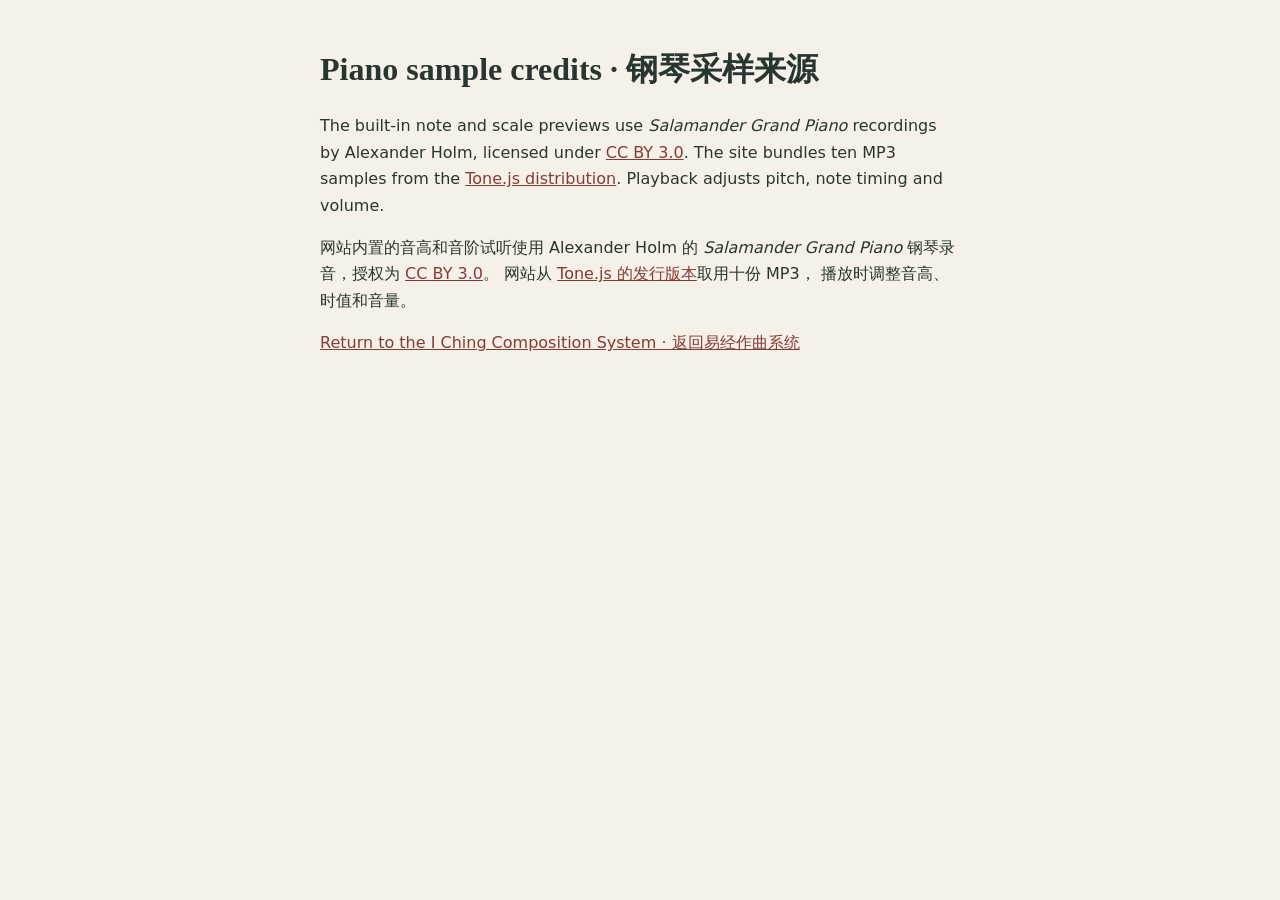
<file: assets/piano-credits.html>
<!doctype html>
<html lang="en">
<head>
  <meta charset="utf-8">
  <meta name="viewport" content="width=device-width, initial-scale=1">
  <title>Piano sample credits · 钢琴采样来源</title>
  <style>
    body {margin: 3rem auto; padding: 0 1.25rem; max-width: 40rem; background: #f5f1e8;
      color: #283630; font: 1rem/1.65 system-ui, sans-serif;}
    h1 {font: bold 2rem Georgia, serif;}
    a {color: #853b34;}
  </style>
</head>
<body>
  <h1>Piano sample credits · 钢琴采样来源</h1>
  <p>The built-in note and scale previews use <cite>Salamander Grand Piano</cite> recordings by Alexander Holm,
    licensed under <a href="https://creativecommons.org/licenses/by/3.0/">CC BY 3.0</a>.
    The site bundles ten MP3 samples from the <a href="https://github.com/Tonejs/audio/tree/master/salamander">Tone.js distribution</a>.
    Playback adjusts pitch, note timing and volume.</p>
  <p lang="zh">网站内置的音高和音阶试听使用 Alexander Holm 的 <cite>Salamander Grand Piano</cite> 钢琴录音，授权为
    <a href="https://creativecommons.org/licenses/by/3.0/">CC BY 3.0</a>。
    网站从 <a href="https://github.com/Tonejs/audio/tree/master/salamander">Tone.js 的发行版本</a>取用十份 MP3，
    播放时调整音高、时值和音量。</p>
  <p><a href="../index.html">Return to the I Ching Composition System · 返回易经作曲系统</a></p>
</body>
</html>
</file>
<file: site.css>
@charset "UTF-8";
:root{--ink:#11241f;--ink-deep:#0d1c18;--panel:#182d26;--paper:#f3efe3;--muted:#adb8aa;--gold:#d5b978;--gold-bright:#eddaa7;--line:rgba(220,214,187,.17);--serif:Georgia,"Songti SC","SimSun",serif;--sans:Inter,"Segoe UI","Microsoft YaHei",sans-serif}
*{box-sizing:border-box}html{scroll-behavior:smooth;scroll-padding-top:106px}body{margin:0;background:var(--ink);color:var(--paper);font-family:var(--sans);font-size:15px;line-height:1.8;-webkit-font-smoothing:antialiased}body:before{content:"";position:fixed;inset:0;background:radial-gradient(ellipse at 70% 6%,#66754618,transparent 49%),radial-gradient(ellipse at 4% 60%,#bca76b06,transparent 35%);pointer-events:none;z-index:-1}button,input,select,textarea{font:inherit}button,a{-webkit-tap-highlight-color:transparent}button{cursor:pointer}button:disabled{cursor:wait;opacity:.5}a{color:inherit}button{color:inherit}a,button{touch-action:manipulation}button:focus-visible,a:focus-visible,summary:focus-visible{outline:2px solid var(--gold-bright);outline-offset:5px}[hidden]{display:none!important}::selection{background:#d9bd7470;color:#fff}.skip-link{position:fixed;left:20px;top:-70px;z-index:50;background:var(--paper);color:var(--ink);padding:10px 20px}.skip-link:focus{top:10px}.section-width{width:min(1320px,calc(100% - 104px));margin-inline:auto}.site-header{position:sticky;top:0;z-index:30;min-height:86px;display:flex;align-items:center;justify-content:space-between;gap:28px;padding:15px 40px;background:#11241feF;border-bottom:1px solid var(--line);backdrop-filter:blur(20px)}.brand-home{display:flex;align-items:center;gap:13px;border:0;background:none;text-align:left;padding:0}.brand-emblem{display:block;width:36px;height:36px;border:1px solid #c6ad7160;border-radius:50%;padding:5px}.brand-emblem svg{display:block;width:100%;height:100%}.brand-home strong{display:block;font-family:var(--serif);font-weight:400;letter-spacing:.15em;font-size:13px}.brand-home small{display:block;color:var(--muted);font-size:10px;letter-spacing:.14em;line-height:1.9}.main-nav{display:flex;align-items:center;gap:28px}.nav-link{position:relative;border:0;background:none;padding:13px 0;font-size:12px;color:#c5c9bd;white-space:nowrap}.nav-link:after{content:"";position:absolute;bottom:4px;left:0;right:0;height:1px;background:var(--gold);transform:scaleX(0);transition:transform .3s}.nav-link:hover,.nav-link.active{color:var(--gold-bright)}.nav-link.active:after{transform:scaleX(1)}.header-tools{display:flex;align-items:center;gap:15px}.quiet-button{background:none;border:0;padding:8px 0;color:#b5bfaf;font-size:10px;letter-spacing:.05em}.language-button{background:transparent;border:1px solid var(--line);border-radius:50%;width:36px;height:36px;font-size:10px}.hero{position:relative;min-height:690px;display:grid;grid-template-columns:1.04fr 1fr;align-items:center;padding-top:64px;padding-bottom:88px;gap:32px}.eyebrow,.section-index{font-family:var(--sans);font-size:10px;letter-spacing:.17em;font-weight:500;color:var(--gold);text-transform:uppercase}.eyebrow{display:flex;align-items:center;gap:10px;margin:0 0 22px}.live-dot{display:inline-block;width:5px;height:5px;border-radius:50%;background:var(--gold);box-shadow:0 0 0 5px #d5b9780b}.hero h1{font-family:var(--serif);font-size:clamp(40px,4.6vw,67px);font-weight:400;line-height:1.5;letter-spacing:.04em;margin:0 0 26px}.hero h1 em{font-style:normal;color:var(--gold-bright)}.hero-description{max-width:510px;color:#bdc4b6;font-size:14px;line-height:2.05;letter-spacing:.02em;margin:0 0 30px}.hero-actions{display:flex;align-items:center;gap:28px;flex-wrap:wrap}.button{display:inline-flex;align-items:center;justify-content:center;gap:24px;padding:13px 21px;border:1px solid var(--line);border-radius:3px;background:transparent;color:var(--paper);text-decoration:none;font-size:12px;transition:background .25s,transform .25s,border-color .25s}.button:hover{border-color:var(--gold);transform:translateY(-2px)}.button-gold{background:var(--gold-bright);border-color:var(--gold-bright);color:#203027}.button-gold:hover{background:#f2e4c2}.text-link{display:inline-flex;gap:18px;align-items:center;background:none;border:0;padding:7px 0;text-decoration:none;color:var(--gold-bright);font-size:12px}.text-link:hover{color:white}.hero-facts{display:flex;gap:0;margin-top:47px}.hero-facts>div{padding:0 30px;border-right:1px solid var(--line)}.hero-facts>div:first-child{padding-left:0}.hero-facts>div:last-child{border:0}.hero-facts b{display:block;font-family:var(--serif);font-weight:400;font-size:29px;line-height:1.4;color:#dedbc8}.hero-facts span{display:block;font-size:9px;color:#919f90;letter-spacing:.1em}.hero-art{position:relative;aspect-ratio:1;max-width:530px;width:100%;justify-self:center;display:grid;place-items:center;isolation:isolate}.hero-art:before{content:"";position:absolute;inset:13%;background:radial-gradient(circle,#78856d15,transparent 70%);border-radius:50%;filter:blur(25px)}#fieldCanvas{position:absolute;inset:0;width:100%;height:100%;opacity:.55}.orbit{position:absolute;inset:10%;border:1px solid #d5b97825;border-radius:50%}.orbit-one:before,.orbit-one:after{content:"";position:absolute;border-radius:50%;width:5px;height:5px;background:var(--gold);left:50%;top:-3px;box-shadow:0 0 14px #d5b97850}.orbit-one:after{top:auto;bottom:-3px;width:3px;height:3px;background:#a4b6a4}.orbit-one{animation:orbit 100s linear infinite}.orbit-two{inset:20%;border-style:dashed;border-color:#d5b97817;animation:orbit 130s linear infinite reverse}.hero-symbol{position:absolute;inset:31%;filter:drop-shadow(0 8px 30px #0002);animation:breathe 9s ease-in-out infinite}.hero-symbol svg{height:100%;width:100%}.orbital-trigrams{position:absolute;inset:14%;animation:orbit 150s linear infinite}.orbital-trigram{position:absolute;width:33px;height:28px;color:#b7bd9d}.orbital-trigram svg{display:block;width:100%;height:100%;stroke:currentColor}.orbit-label{position:absolute;left:0;right:0;text-align:center;font-size:8px;letter-spacing:.25em;color:#85947f}.label-top{top:3%}.label-bottom{bottom:3%;font-size:7px}.art-coordinate{position:absolute;bottom:11%;right:3%;font-family:var(--serif);font-size:10px;color:#b3a577}.hero-signature{position:absolute;bottom:27px;left:0;right:0;display:flex;justify-content:space-between;border-top:1px solid var(--line);padding-top:17px;font-size:10px;color:#99a590;letter-spacing:.07em}.hero-signature span:first-child{color:#c1c8b5}.understanding-section{background:var(--paper);color:#1e352e;padding:82px 0 76px}.section-heading{display:grid;grid-template-columns:220px 1fr;gap:24px;align-items:start;margin-bottom:27px}.section-index{color:#ad8a42;margin:10px 0 0;font-size:9px;line-height:2}.section-heading h2{font-family:var(--serif);font-size:clamp(25px,2.8vw,38px);font-weight:400;line-height:1.6;letter-spacing:.025em;margin:0 0 5px}.section-heading p:not(.section-index){color:#a7b3a2;font-size:12px;margin:0}.understanding-section .section-heading p:not(.section-index){color:#788078}.introduction{max-width:875px;margin:0 0 34px auto;font-size:13px;line-height:2;color:#576257}.generative-diagram{display:grid;grid-template-columns:repeat(6,1fr);gap:13px;margin:42px 0 22px}.generation-node{position:relative;display:flex;flex-direction:column;align-items:center;gap:5px;background:#faf8f0;border:1px solid #263b3026;border-radius:5px;padding:19px 9px 14px;color:#263b30;text-align:center;min-height:205px;transition:background .3s,border-color .3s,transform .3s}.generation-node:after{content:'→';position:absolute;right:-12px;top:46%;color:#b79751;font-size:16px;z-index:2}.generation-node:last-child:after{display:none}.generation-node.active{border-color:#b08b43;background:#eae8d8;transform:translateY(-4px)}.generation-node:hover{border-color:#b08b43}.generation-node .node-index{align-self:flex-start;font-size:8px;font-family:var(--sans);color:#a78d55}.generation-node .node-symbol{width:100%;height:82px;display:grid;place-items:center;margin:0 0 3px}.node-symbol svg{width:75px;max-width:95%;height:74px}.generation-node:nth-child(6) .node-symbol svg{width:90px}.generation-node strong{font-family:var(--serif);font-size:20px;font-weight:400;line-height:1.3}.generation-node small{font-size:9px;color:#7b8373}.diagram-reading{display:flex;gap:23px;padding:21px 25px;background:#e5e8dc;border-left:2px solid #b69655;border-radius:0 4px 4px 0;min-height:112px}.diagram-reading>span{font-family:var(--serif);font-size:31px;font-weight:400;color:#a68c59;line-height:1.3}.diagram-reading h3{font-family:var(--serif);font-weight:400;font-size:18px;margin:0 0 4px}.diagram-reading p{font-size:12px;color:#5e6c5e;margin:0;line-height:1.8}.diagram-note{font-size:10px;color:#7c8578;line-height:1.8;margin:14px 0 31px}.worked-example{display:grid;grid-template-columns:1fr 1fr;gap:50px;padding:35px 0;border-top:1px solid #283b3020;border-bottom:1px solid #283b3020}.worked-example .eyebrow{font-size:8px;letter-spacing:.13em;color:#997b45;margin-bottom:9px}.worked-example h3{font-family:var(--serif);font-weight:400;font-size:23px;margin:0 0 8px}.worked-example p{font-size:12px;color:#6a7466;max-width:490px;margin:0}.example-material{display:flex;gap:32px;align-items:center;justify-content:center}.xu-symbol{width:80px;color:#334e40}.xu-symbol svg{width:100%;height:125px}.example-material>div:last-child{display:grid;gap:4px}.example-material span{font-size:9px;letter-spacing:.07em;color:#7d8675}.example-material b{font-family:var(--serif);font-size:22px;letter-spacing:.12em;font-weight:400;line-height:1.3}.example-material small{font-size:9px;color:#9b804c;margin-top:6px}.figure-library{display:grid;grid-template-columns:1fr 1fr;gap:22px;margin-top:29px}.figure-thumb{display:grid;grid-template-columns:51px 1fr auto;align-items:center;gap:18px;text-align:left;background:transparent;border:1px solid #31433726;border-radius:4px;color:#4b5e4e;padding:12px 18px;font-size:11px;transition:border-color .2s,background .2s}.figure-thumb img{width:50px;height:64px;object-fit:contain;background:#faf8f0}.figure-thumb:hover{border-color:#a9915d;background:#e9e7d9}.cycle-section{padding-top:84px;padding-bottom:85px}.section-description{max-width:885px;margin:0 0 35px auto;color:#a7b3a2;font-size:12px;line-height:2}.cycle-widget{border-top:1px solid var(--line);border-bottom:1px solid var(--line);padding:29px 0 30px}.cycle-tools{display:flex;align-items:center;justify-content:space-between;margin-bottom:25px;gap:15px}.cycle-tools p{font-size:9px;color:#a6b19f;letter-spacing:.12em;margin:0}.cycle-play{background:transparent;border:1px solid var(--line);border-radius:3px;padding:7px 14px;font-size:10px;color:var(--gold)}.cycle-stage-tabs{display:grid;grid-template-columns:repeat(7,1fr);margin-bottom:31px;gap:8px}.cycle-stage-tab{display:flex;flex-direction:column;gap:7px;align-items:flex-start;background:transparent;border:0;border-bottom:1px solid #d5b9782c;padding:12px 12px 17px;color:#9dab98;position:relative;text-align:left;transition:color .25s,border-color .25s,background .25s}.cycle-stage-tab:after{content:"";position:absolute;bottom:-1px;left:0;height:2px;width:0;background:var(--gold);transition:width .35s}.cycle-stage-tab.active:after{width:100%}.cycle-stage-tab.active{color:var(--paper);background:#e4e4bd06}.cycle-stage-tab span{font-family:var(--serif);font-size:23px;line-height:1.2;color:#89987c}.cycle-stage-tab.active span{color:var(--gold)}.cycle-stage-tab strong{font-family:var(--serif);font-size:16px;font-weight:400;line-height:1.4}.cycle-stage-tab small{font-size:8px;color:#7f917a;line-height:1.4}.stage-detail{display:grid;grid-template-columns:220px 1fr;gap:40px;min-height:372px}.stage-visual{display:flex;flex-direction:column;justify-content:center;align-items:center;padding:10px 0 15px;color:var(--gold);border-right:1px solid var(--line)}.stage-visual svg{width:150px;height:150px}.stage-visual>small{font-size:9px;letter-spacing:.16em;color:#8f9c83;margin-top:16px}.stage-detail h3{font-family:var(--serif);font-weight:400;font-size:27px;line-height:1.6;margin:1px 0 10px}.stage-concept{font-family:var(--serif);font-size:15px;color:#d1d1b9;line-height:1.8;margin:0 0 21px}.stage-prose{display:grid;grid-template-columns:1fr 1fr;gap:25px}.stage-prose h4{font-size:9px;color:#c1a66c;font-weight:400;letter-spacing:.1em;margin:0 0 8px}.stage-prose p{font-size:12px;color:#a6b4a0;line-height:1.95;margin:0}.stage-example{border-top:1px solid var(--line);padding-top:14px;font-size:11px;color:#b8bba2;margin:22px 0 0;line-height:1.85}.rules-section{padding:0 0 84px}.rule-ledger{border-top:1px solid var(--line)}.rule-ledger article{display:grid;grid-template-columns:52px 1fr 200px;gap:27px;align-items:center;border-bottom:1px solid var(--line);padding:28px 0}.rule-ledger article>span:first-child{font-family:var(--serif);color:#ab9662;font-size:18px;align-self:start;padding-top:2px}.rule-ledger h3{font-family:var(--serif);font-weight:400;font-size:20px;margin:0 0 6px}.rule-ledger p{font-size:12px;color:#a2b09c;margin:0;line-height:1.9;max-width:760px}.rule-ledger code{font-family:var(--serif);font-size:15px;letter-spacing:.045em;color:var(--gold);text-align:right;line-height:2}.rule-ledger code span{font-size:11px;color:#b7bba2}.ledger-mark{font-size:40px;font-family:var(--serif);color:#69765e;text-align:right}.rule-ledger .text-link{justify-self:end}.authorship-note{font-size:10px;color:#7c8c76;line-height:1.9;max-width:860px;margin:21px 0 0 80px}.portfolio-section{padding-bottom:80px}.portfolio-grid{display:grid;grid-template-columns:1fr 1fr;gap:26px}.work-card{display:grid;grid-template-columns:140px 1fr;gap:25px;padding:27px;background:linear-gradient(140deg,#d8dab808,#d8dab802);border:1px solid var(--line);border-radius:5px}.score-cover{position:relative;align-self:start;padding:10px;background:#ece9df;box-shadow:0 10px 22px #08120e30;transform:rotate(-2deg);transition:transform .35s}.work-card:nth-child(2) .score-cover{transform:rotate(2deg)}.work-card:hover .score-cover{transform:rotate(0deg)}.score-cover img{display:block;width:100%;height:auto}.score-cover>span{display:block;font-family:var(--sans);font-size:6px;color:#997f4a;letter-spacing:.1em;margin-top:7px}.work-copy .eyebrow{font-size:8px;margin:0 0 10px;color:#a69e7d;letter-spacing:.05em}.work-copy h3{font-family:var(--serif);font-weight:400;font-size:24px;line-height:1.6;margin:0 0 12px}.work-copy h3 em{font-size:17px;font-style:normal;color:#b2b59d;margin-left:4px}.work-copy p{font-size:11px;line-height:1.95;margin:0 0 14px;color:#a6b19b}.work-copy audio{height:30px;width:100%;display:block;margin:18px 0 9px;opacity:.8;border-radius:3px}.work-copy .text-link{font-size:10px}.fortune-invitation{padding:41px 45px;margin-bottom:65px;display:flex;align-items:center;justify-content:space-between;gap:50px;border:1px solid #c2a56844;border-radius:5px;background:radial-gradient(ellipse at 85% 35%,#ae9a5215,transparent 65%)}.fortune-invitation>div{max-width:790px}.fortune-invitation .eyebrow{font-size:8px;margin-bottom:10px}.fortune-invitation h2{font-family:var(--serif);font-size:26px;font-weight:400;margin:0 0 12px;line-height:1.6}.fortune-invitation p{font-size:12px;color:#a5b29c;margin:0;max-width:670px}.fortune-invitation .button{flex-shrink:0}.site-footer{border-top:1px solid var(--line);padding:33px 0 50px;display:flex;gap:45px;justify-content:space-between;align-items:flex-start}.site-footer strong{font-family:var(--serif);font-size:14px;font-weight:400;color:#c9ceb9}.site-footer p{font-size:9px;margin:5px 0 0;color:#7e8e77}.source-links{display:flex;flex-wrap:wrap;gap:12px 16px;max-width:450px;font-size:9px;color:#8e9c82}.source-links span{width:100%;font-size:8px;color:#a99566;letter-spacing:.12em}.source-links a{text-decoration:none;border-bottom:1px solid #ffffff12}.source-links a:hover{color:var(--gold)}.edition{font-size:8px;letter-spacing:.16em;color:#7b886f}.creator-mark{position:fixed;bottom:13px;right:18px;color:#d1be7c55;font-size:9px;letter-spacing:.08em;pointer-events:none;z-index:10}.app-view{height:calc(100dvh - 87px);min-height:530px}.app-view iframe{display:block;border:0;width:100%;height:100%;background:var(--ink)}.figure-dialog{padding:50px 22px 22px;background:#eee9dc;border:1px solid #c5b995;border-radius:4px;max-width:95vw;width:min(1100px,95vw);max-height:94dvh;color:#23372d;box-shadow:0 30px 90px #0007}.figure-dialog::backdrop{background:#07110de8;backdrop-filter:blur(7px)}.figure-dialog>img{display:block;max-width:100%;height:auto;margin:0 auto 20px}.figure-dialog .button{color:#293e30;border-color:#59634e50;position:sticky;bottom:0;background:#ece9dc}.dialog-close{position:absolute;top:9px;right:15px;border:0;background:transparent;color:#243a2c;font-size:28px;line-height:1;padding:5px}.reveal{opacity:1;transform:none}.motion-ready .reveal{opacity:0;transform:translateY(16px);transition:opacity .75s,transform .75s}.motion-ready .reveal.visible{opacity:1;transform:none}.stage-enter{animation:stageEnter .45s ease both}.svg-flow-line{stroke-dasharray:5 5;animation:flow 4s linear infinite}.svg-drift{animation:breathe 8s ease-in-out infinite;transform-origin:center}.svg-voice-a{animation:voice 7s ease-in-out infinite;transform-origin:center}.svg-voice-b{animation:voice 7s ease-in-out infinite reverse;transform-origin:center}
@keyframes orbit{to{transform:rotate(360deg)}}@keyframes breathe{50%{transform:scale(1.035);opacity:.7}}@keyframes stageEnter{from{opacity:.3;transform:translateY(7px)}to{opacity:1;transform:translateY(0)}}@keyframes flow{to{stroke-dashoffset:-40}}@keyframes voice{50%{transform:translateY(9px);opacity:.6}}
html[data-motion="off"]{scroll-behavior:auto}html[data-motion="off"] *,html[data-motion="off"] *:before,html[data-motion="off"] *:after{animation:none!important;transition:none!important;scroll-behavior:auto!important}html[data-motion="off"] .reveal{opacity:1!important;transform:none!important}
@media(min-width:1550px){.hero{min-height:750px}.hero-art{max-width:580px}}@media(max-width:1100px){.site-header{padding:13px 25px;gap:18px}.main-nav{gap:19px}.brand-home strong{font-size:11px}.section-width{width:calc(100% - 64px)}.hero{min-height:630px;padding-top:45px;gap:10px}.hero h1{font-size:47px}.hero-description{font-size:12px}.hero-art{max-width:440px}.section-heading{grid-template-columns:185px 1fr}.stage-detail{grid-template-columns:165px 1fr;gap:28px}.stage-visual svg{width:130px}.work-card{grid-template-columns:100px 1fr;gap:20px;padding:22px}.work-copy h3{font-size:21px}.work-copy h3 em{display:block;margin-left:0;font-size:15px}.hero-facts{margin-top:35px}.fortune-invitation{gap:25px;padding:32px}.rule-ledger article{grid-template-columns:34px 1fr 160px}.rule-ledger code{font-size:12px}.generation-node{min-height:190px}}
@media(max-width:760px){.site-header{display:grid;grid-template-columns:1fr auto;gap:8px 15px;padding:12px 20px 0;min-height:112px}.main-nav{grid-column:1/-1;grid-row:2;gap:0;justify-content:space-around}.nav-link{font-size:11px;padding:9px 5px 13px}.brand-home strong{font-size:11px}.brand-home small{font-size:8px}.brand-emblem{width:31px;height:31px}.header-tools{gap:12px}.motion-toggle{font-size:8px}.language-button{height:30px;width:30px;font-size:9px}.section-width{width:calc(100% - 40px)}html{scroll-padding-top:132px}.hero{display:block;min-height:0;padding-top:43px;padding-bottom:82px}.hero .eyebrow{font-size:8px;margin-bottom:20px}.hero h1{font-size:44px;line-height:1.5;letter-spacing:.05em;margin-bottom:20px}.hero-description{font-size:12px;max-width:520px;margin-bottom:23px}.hero-actions{gap:22px}.button{font-size:11px;padding:11px 16px;gap:20px}.text-link{font-size:11px}.hero-facts{margin-top:28px}.hero-facts>div{padding-inline:25px}.hero-facts b{font-size:26px}.hero-facts span{font-size:8px}.hero-art{max-width:355px;margin:20px auto 6px;aspect-ratio:1}.hero-signature{font-size:8px;bottom:22px;gap:10px}.hero-signature span:last-child{font-size:7px}.understanding-section{padding:49px 0 48px}.section-heading{display:block;margin-bottom:20px}.section-index{font-size:8px;margin:0 0 13px}.section-heading h2{font-size:26px;line-height:1.6}.section-heading p:not(.section-index){font-size:10px}.introduction{font-size:12px;line-height:1.95;margin-bottom:20px}.generative-diagram{grid-template-columns:repeat(3,1fr);gap:14px 10px;margin:28px 0 23px}.generation-node{min-height:164px;padding:12px 7px;gap:3px}.generation-node:nth-child(3):after{display:none}.generation-node .node-symbol{height:63px;margin:3px 0}.node-symbol svg{height:61px;width:62px}.generation-node:nth-child(6) .node-symbol svg{width:74px}.generation-node strong{font-size:19px}.generation-node small{font-size:8px}.generation-node:after{right:-10px;font-size:13px}.diagram-reading{gap:15px;padding:17px;min-height:140px}.diagram-reading>span{font-size:25px}.diagram-reading h3{font-size:17px}.diagram-reading p{font-size:11px}.diagram-note{font-size:9px}.worked-example{grid-template-columns:1fr;gap:27px;padding:26px 0}.worked-example h3{font-size:21px}.worked-example p{font-size:11px}.example-material{justify-content:flex-start;padding-left:12px;gap:30px}.xu-symbol{width:66px}.xu-symbol svg{height:105px}.example-material b{font-size:21px}.figure-library{grid-template-columns:1fr;gap:12px}.figure-thumb{font-size:10px;grid-template-columns:42px 1fr auto;padding:10px 14px;gap:15px}.figure-thumb img{width:42px;height:53px}.cycle-section{padding-top:48px;padding-bottom:50px}.section-description{font-size:11px;line-height:1.95;margin-bottom:25px}.cycle-tools p{font-size:7px;max-width:170px}.cycle-play{font-size:9px;padding:6px 11px}.cycle-stage-tabs{display:flex;overflow-x:auto;gap:5px;scrollbar-width:thin;padding-bottom:4px;margin-bottom:23px;scroll-snap-type:x proximity}.cycle-stage-tab{flex:0 0 80px;scroll-snap-align:center;padding:8px 8px 13px;gap:6px}.cycle-stage-tab span{font-size:20px}.cycle-stage-tab strong{font-size:14px}.cycle-stage-tab small{font-size:7px}.stage-detail{display:flex;flex-direction:column;gap:14px;min-height:0}.stage-visual{border-right:0;border-bottom:1px solid var(--line);flex-direction:row;justify-content:space-between;padding:0 12px 13px}.stage-visual svg{width:96px;height:85px}.stage-visual>small{font-size:8px;margin-top:0;letter-spacing:.14em}.stage-detail h3{font-size:23px;margin-top:0}.stage-concept{font-size:14px;line-height:1.9;margin-bottom:19px}.stage-prose{grid-template-columns:1fr;gap:17px}.stage-prose p{font-size:12px;line-height:1.95}.stage-example{font-size:10px;line-height:1.9;margin-top:20px}.rules-section{padding-bottom:48px}.rule-ledger article{grid-template-columns:25px 1fr;gap:14px;padding:24px 0}.rule-ledger h3{font-size:19px}.rule-ledger p{font-size:11px}.rule-ledger article>span:first-child{font-size:16px}.rule-ledger code{grid-column:2;text-align:left;font-size:14px}.rule-ledger .ledger-mark{display:none}.rule-ledger .text-link{grid-column:2;justify-self:start;font-size:11px}.authorship-note{margin:16px 0 0 39px;font-size:9px}.portfolio-section{padding-bottom:45px}.portfolio-grid{grid-template-columns:1fr;gap:18px}.work-card{grid-template-columns:90px 1fr;gap:20px;padding:22px 17px}.work-copy h3{font-size:21px}.work-copy p{font-size:10px}.work-copy audio{margin-top:14px}.work-copy .eyebrow{font-size:7px}.fortune-invitation{padding:25px 22px;display:block;margin-bottom:39px}.fortune-invitation h2{font-size:24px;line-height:1.7}.fortune-invitation p{font-size:11px;line-height:2;margin-bottom:22px}.site-footer{display:grid;grid-template-columns:1fr;gap:22px;padding-bottom:40px}.site-footer strong{font-size:13px}.source-links{font-size:9px}.creator-mark{font-size:7px;right:11px;bottom:8px}.app-view{height:calc(100dvh - 112px);min-height:400px}.figure-dialog{padding:43px 12px 15px;max-width:98vw;width:98vw}.figure-dialog .button{font-size:10px}.edition{font-size:7px}}
@media(prefers-reduced-motion:reduce){html{scroll-behavior:auto}*,*:before,*:after{animation:none!important;transition:none!important}.motion-ready .reveal{opacity:1;transform:none}}
</file>
<file: experiments.css>
/* Listening studies and the research notebook share the site's green/gold palette. */
.home-demo-grid{display:grid;grid-template-columns:repeat(3,minmax(0,1fr));gap:18px}
.home-demo-card{position:relative;display:flex;flex-direction:column;align-items:flex-start;gap:15px;min-height:235px;padding:28px 30px 32px;text-align:left;color:#e9e8da;border:1px solid #bda96e3d;background:linear-gradient(135deg,#203c30,#13291f);border-radius:5px;cursor:pointer;overflow:hidden;transition:transform .3s,border-color .3s,background .3s}
.home-demo-card::after{content:"";position:absolute;inset:auto -20px -80px auto;width:200px;height:200px;border:1px solid #d4bd7b18;border-radius:50%;pointer-events:none}
.home-demo-card:hover{transform:translateY(-5px);border-color:#d4bd7b88;background:linear-gradient(135deg,#294838,#172f24)}
.home-demo-card:focus-visible{outline:2px solid #e3cd91;outline-offset:5px}
.home-demo-card .example-index{font:10px/1.5 var(--sans,sans-serif);letter-spacing:.16em;color:#cbb679}
.home-demo-card strong{font:400 25px/1.5 var(--serif,Georgia,serif)}
.home-demo-card .example-pitches{font:20px/1.5 var(--serif,Georgia,serif);letter-spacing:.06em;color:#e1ca8d}
.home-demo-card small{max-width:90%;font:11px/1.8 var(--sans,sans-serif);color:#a7b4a2}
.home-demo-card .example-arrow{position:absolute;right:27px;bottom:26px;color:#d3bd80;font-size:21px}
.listening-section{padding-top:58px;padding-bottom:35px}
body[data-application] .experiment-examples{margin:28px 0;border:1px solid #bea86e40;border-radius:5px;background:linear-gradient(140deg,#1c352b,#11271f);overflow:hidden}
body[data-application] .experiment-section-title{padding:23px 26px 8px}
body[data-application] .experiment-section-title h3{margin:8px 0 6px;font:400 24px/1.5 var(--serif,Georgia,serif);color:#e4d19b}
body[data-application] .experiment-section-title p{margin:0;color:#a0b09d;font-size:11px;line-height:1.9}
body[data-application] .demo-pairings{display:grid;grid-template-columns:repeat(3,minmax(0,1fr));gap:10px;padding:17px 26px 23px}
body[data-application] .demo-pairing{position:relative;display:flex;flex-direction:column;align-items:flex-start;gap:7px;min-height:145px;padding:17px 18px;text-align:left;border:1px solid #c1b47f27;border-radius:3px;background:#0e241c70;color:#cbd3c2;cursor:pointer;transition:border-color .25s,background .25s,transform .25s}
body[data-application] .demo-pairing:hover{background:#294334;transform:translateY(-2px);border-color:#d2bb7b88}
body[data-application] .demo-pairing.active{background:linear-gradient(135deg,#d1bf7b22,#c3ac6610);border-color:#d2bb7ba0}
body[data-application] .demo-index{font-size:9px;letter-spacing:.12em;color:#9ba98f}
body[data-application] .demo-pairing.active .demo-index{color:#e1c679}
body[data-application] .demo-pairing strong{font:400 18px/1.5 var(--serif,Georgia,serif);color:#e5d19b}
body[data-application] .demo-pitches{font:15px/1.6 var(--serif,Georgia,serif);letter-spacing:.04em;color:#dddcbf}
body[data-application] .demo-pairing small{font-size:10px;line-height:1.8;color:#a5b29b}
body[data-application] .phase-player{padding:21px 26px;background:#091c1540;border-top:1px solid #bea86e24}
body[data-application] .phase-options{display:inline-flex;flex-wrap:wrap;gap:3px;border:1px solid #b5a66f38;background:#0d211a;padding:4px;border-radius:4px}
body[data-application] .phase-options button{padding:8px 13px;border:0;background:transparent;color:#aebba5;font-size:10px;cursor:pointer;border-radius:2px}
body[data-application] .phase-options button.active{background:#dbc78f;color:#173125;box-shadow:0 1px 5px #0002}
body[data-application] .phase-options button:hover:not(.active){color:#e3d5ac;background:#b9a57312}
body[data-application] .phase-notes{display:grid;grid-template-columns:repeat(6,minmax(0,1fr));gap:9px;margin:20px 0}
body[data-application] .pitch-chip{display:flex;align-items:center;justify-content:center;min-height:67px;border:1px solid #c2ad6b28;border-radius:3px;background:#172e23;font:400 23px/1.4 var(--serif,Georgia,serif);color:#e2cb8a;transition:background .2s,border-color .2s,transform .2s}
body[data-application] .pitch-chip.sounding{background:#d2ba7c;color:#193227;border-color:#ecdaaa;transform:translateY(-3px)}
body[data-application] .phase-footer{display:flex;align-items:center;justify-content:space-between;gap:24px}
body[data-application] .phase-description{font-size:10px;line-height:1.9;color:#a5b29b;max-width:730px;margin:0}
body[data-application] .phase-listen{white-space:nowrap;min-width:148px}
body[data-application] .experiment-studio{margin:28px 0;border:1px solid #baa66c40;border-radius:5px;overflow:hidden;background:#142b21}
body[data-application] .experiment-studio .panel-head{display:flex;align-items:flex-start;justify-content:space-between;gap:25px;padding:23px 26px;background:#c5b47407;border-bottom:1px solid #baa66c27}
body[data-application] .experiment-studio .panel-head h3{margin:0 0 7px;font:400 24px/1.5 var(--serif,Georgia,serif);color:#e1cd94}
body[data-application] .experiment-studio .panel-head p{margin:0;font-size:11px;line-height:1.9;color:#a0af97}
body[data-application] .experiment-studio .eyebrow{white-space:nowrap;font-size:8px;letter-spacing:.14em;color:#bea569}
body[data-application] .notebook-body{padding:25px 26px 17px}
body[data-application] .notebook-grid{display:grid;grid-template-columns:1fr 1fr;gap:20px}
body[data-application] .notebook-grid label,body[data-application] .reflection-field{display:flex;flex-direction:column;gap:9px;font-size:11px;color:#c6d0b8;line-height:1.7}
body[data-application] .reflection-field{margin-top:20px}
body[data-application] .experiment-studio input,body[data-application] .experiment-studio select,body[data-application] .experiment-studio textarea{width:100%;min-height:43px;padding:10px 12px;border:1px solid #b4a26936;border-radius:3px;background:#0e231a;color:#e3e5d5;font:12px/1.8 var(--sans,Arial,sans-serif)}
body[data-application] .experiment-studio textarea{resize:vertical;min-height:98px}
body[data-application] .experiment-studio input::placeholder,body[data-application] .experiment-studio textarea::placeholder{color:#8e9b83;opacity:.85}
body[data-application] .experiment-studio input:focus,body[data-application] .experiment-studio select:focus,body[data-application] .experiment-studio textarea:focus{outline:2px solid #c8b27970;outline-offset:2px;border-color:#c8b279}
body[data-application] .notebook-actions,body[data-application] .saved-actions{display:flex;flex-wrap:wrap;gap:9px;margin-top:18px}
body[data-application] .notebook-actions .button,body[data-application] .saved-actions .button{padding:10px 15px;font-size:10px;line-height:1.6}
body[data-application] .experiment-studio .button{border:1px solid #bca66f45;background:#c2b17c0b;color:#d4d6bd;border-radius:3px;cursor:pointer}
body[data-application] .experiment-studio .button:hover{border-color:#c8b278;background:#c2b17c1c}
body[data-application] .experiment-studio .button.primary,body[data-application] .phase-listen{background:#d4c18b;border:1px solid #d4c18b;color:#173024;border-radius:3px;cursor:pointer;padding:10px 17px;font-size:10px;line-height:1.6}
body[data-application] .experiment-studio .button.primary:hover,body[data-application] .phase-listen:hover{background:#e6d29c}
body[data-application] .notebook-storage{font-size:9px;line-height:1.8;color:#94a388;margin:12px 0 22px}
body[data-application] .saved-experiments{border-top:1px solid #bba66a25;padding-top:21px}
body[data-application] .saved-experiments>label{display:block;font-size:11px;color:#c8cfb8;margin-bottom:9px}
body[data-application] .saved-actions{margin-top:10px}
body[data-application] .saved-actions .subtle-danger{color:#c2a797;border-color:#ae897630}
body[data-application] .experiment-status{min-height:20px;margin:16px 0 0;font-size:10px;line-height:1.8;color:#dfc688}
body[data-application] #modalLab .matrix-scroll{border:1px solid #bba56f40;border-radius:4px;max-height:620px;overflow:auto;margin-top:24px;scrollbar-color:#9a8752 #10271d;scrollbar-width:thin}
body[data-application] #modalLab table{min-width:940px;width:100%;border-collapse:separate;border-spacing:0;table-layout:fixed;font-size:11px}
body[data-application] #modalLab th,body[data-application] #modalLab td{border:0;border-right:1px solid #af9e6b26;border-bottom:1px solid #af9e6b26;white-space:normal;vertical-align:middle;text-align:center;padding:8px 6px;line-height:1.6}
body[data-application] #modalLab thead th{position:sticky;top:0;z-index:2;background:#223b2c;color:#e2cb8a;font-size:10px;font-weight:400}
body[data-application] #modalLab th:first-child{position:sticky;left:0;z-index:1;background:#1e3528;color:#d9c58b;width:135px}
body[data-application] #modalLab thead th:first-child{z-index:3}
body[data-application] #modalLab td{background:#142b21;padding:4px}
body[data-application] #modalLab tr:hover td{background:#1b3427}
body[data-application] #modalLab td button{display:block;width:100%;min-height:46px;padding:7px 4px;white-space:normal;font-size:10px;line-height:1.6;border:1px solid transparent;border-radius:3px;background:transparent;color:#c1cbb5;cursor:pointer;transition:background .18s,color .18s}
body[data-application] #modalLab td button:hover{background:#b5a06b1c;border-color:#c5ad6940;color:#eddfb5}
body[data-application] #modalLab td button.active{background:#dfcb91;color:#1b3124;border-color:#eddaa5;box-shadow:0 1px 6px #0002}
body[data-application] #modalLab button:focus-visible{outline:2px solid #e0cb90;outline-offset:2px}
body[data-application] #modalLab .studio-body>.experiment-examples{margin:0 0 25px}
html[data-motion="off"] .home-demo-card,html[data-motion="off"] .demo-pairing,html[data-motion="off"] .pitch-chip{transition:none;transform:none}
@media(max-width:1050px){.home-demo-card{padding:24px;min-height:245px}.home-demo-card strong{font-size:22px}.home-demo-card .example-pitches{font-size:17px}body[data-application] .demo-pairing{padding:14px}body[data-application] .demo-pairing strong{font-size:16px}}
@media(max-width:760px){.home-demo-grid{grid-template-columns:1fr}.home-demo-card{min-height:190px;gap:11px}.home-demo-card strong{font-size:25px}.listening-section{padding-top:32px}body[data-application] .experiment-section-title{padding:19px 18px 8px}body[data-application] .demo-pairings{padding:12px 18px 18px;gap:8px}body[data-application] .demo-pairing{min-height:145px;padding:12px 9px}body[data-application] .demo-pairing strong{font-size:14px}body[data-application] .demo-pitches{font-size:12px}body[data-application] .demo-pairing small{font-size:8px}body[data-application] .phase-player{padding:17px 18px}body[data-application] .phase-options{display:flex}body[data-application] .phase-options button{flex:1;padding:8px 5px;font-size:9px}body[data-application] .phase-notes{gap:6px;margin:17px 0}body[data-application] .pitch-chip{min-height:51px;font-size:20px}body[data-application] .phase-footer{align-items:stretch;flex-direction:column;gap:15px}body[data-application] .phase-listen{align-self:flex-start}body[data-application] .experiment-studio .panel-head{display:block;padding:19px 18px}body[data-application] .experiment-studio .panel-head h3{font-size:22px}body[data-application] .experiment-studio .eyebrow{display:block;margin-top:12px}body[data-application] .notebook-body{padding:20px 18px 14px}body[data-application] .notebook-grid{grid-template-columns:1fr;gap:17px}body[data-application] .notebook-actions .button,body[data-application] .saved-actions .button{font-size:10px;padding:9px 12px}body[data-application] #modalLab table{min-width:910px}}
@media(max-width:430px){body[data-application] .demo-pairings{grid-template-columns:1fr}body[data-application] .demo-pairing{min-height:auto;display:grid;grid-template-columns:25px 1fr;gap:5px 8px;padding:11px 13px}body[data-application] .demo-index{grid-row:1/4}body[data-application] .demo-pairing strong{font-size:16px}body[data-application] .demo-pitches{font-size:13px}body[data-application] .demo-pairing small{font-size:9px}}
@media(prefers-reduced-motion:reduce){.home-demo-card,body[data-application] .demo-pairing,body[data-application] .pitch-chip{transition:none;transform:none}}
</file>
<file: ink-theme.css>
/* Xuan paper, ink and restrained mineral accents across the three applications. */
:root,
body[data-application] {
  --ink: #25352f;
  --ink-deep: #1e2b26;
  --ink-2: #eee9de;
  --night: #f6f2e9;
  --panel: #fbf8f0;
  --panel-2: #eee9dd;
  --paper: #29362f;
  --muted: #667064;
  --gold: #957336;
  --gold-light: #82612b;
  --gold-bright: #725627;
  --gold-2: #82612b;
  --jade: #586d5b;
  --violet: #6d7160;
  --orchid: #93604d;
  --rose: #a64f3d;
  --cyan: #426b62;
  --line: #31423325;
  --serif: "Baskervville", Georgia, "Songti SC", "SimSun", serif;
  --sans: "Segoe UI", "Microsoft YaHei", sans-serif;
}
html { background: #f6f2e9; }
body, body[data-application] {
  background: transparent;
  isolation: isolate;
  color: #29362f;
}
body::before, body[data-application]::before {
  content: "";
  position: fixed;
  inset: 0;
  z-index: -1;
  pointer-events: none;
  background:
    linear-gradient(90deg, #f6f2e966, #f6f2e9a6 28%, #f6f2e9b3 70%, #f6f2e966),
    url("assets/site-ink-wash.webp") center bottom / cover no-repeat;
  opacity: 1;
}
::selection { background: #b59a5f40; color: #25352f; }
.skip-link { background: #fff9ef; color: #263930; }
button, a { transition: color .25s, background .25s, border-color .25s, transform .25s; }
button:focus-visible, a:focus-visible, summary:focus-visible,
body[data-application] :is(button,input,select,textarea):focus-visible {
  outline: 2px solid #a34f37;
  outline-offset: 4px;
}
.site-header {
  background: #f7f3ebed;
  border-bottom-color: #333f3026;
  min-height: 86px;
}
.brand-home strong { letter-spacing: .12em; }
.brand-home small, .quiet-button, .nav-link { color: #5d695d; }
.brand-emblem { border-color: #9f855348; }
.brand-emblem svg { filter: brightness(.55) saturate(.55); }
.nav-link.active, .nav-link:hover { color: #8d4735; }
.nav-link:after { background: #a3513c; }
.site-header .nav-link { font-size: .875rem; }
.language-button { border-color: #59634f4a; }
.eyebrow, .section-index { color: #95743d; }
.live-dot { background: #a44f39; box-shadow: 0 0 0 5px #a44f390b; }
.button, body[data-application] :is(.button,.small-btn,.thin-button), .cycle-play {
  background: #fbf8f078;
  color: #324438;
  border: 1px solid #61715c4d;
  border-radius: 3px;
  font-weight: 400;
  box-shadow: none;
}
.button:hover, body[data-application] :is(.button,.small-btn,.thin-button):hover {
  background: #e9e2d2;
  border-color: #977344;
}
.button-gold, body[data-application] .button.primary {
  background: #30443a;
  border-color: #30443a;
  color: #fcf8ed;
}
.button-gold:hover, body[data-application] .button.primary:hover {
  background: #455a4a;
  color: #fffaf0;
}
.text-link, .work-copy .text-link { color: #805e29; }
.text-link:hover { color: #a34e37; }
.section-heading p:not(.section-index), .section-description,
.rule-ledger p, .work-copy p, .work-copy h3 em,
.authorship-note, .site-footer p { color: #65705f; }
.understanding-section {
  background: #eae8dc75;
  border-top: 1px solid #a5936f25;
  border-bottom: 1px solid #a5936f25;
}
.generative-diagram button { background: #fcfaf3; border-color: #b4ae9a5c; }
.diagram-reading { background: #e7e7d9; }
.worked-example { border-color: #59624d30; }
.cycle-stage-tab, .cycle-stage-tab small { color: #61705c; }
.cycle-stage-tab.active { color: #283c30; background: #d2c6a51c; }
.cycle-stage-tab span { color: #8b947b; }
.cycle-stage-tab.active span { color: #9c533c; }
.cycle-tools p { color: #606e58; }
.cycle-detail, .cycle-content, .cycle-information { color: #304234; }
.cycle-widget :is(p,li,small) { color: #61705b; }
.cycle-widget :is(h3,h4,strong) { color: #2c4033; }
.cycle-stage-visual { background: #f4efe3; }
.rule-ledger code, .rule-ledger code span { color: #7f6334; }
.work-card { background: #fcfaf3a8; border-color: #767e6335; box-shadow: 0 9px 32px #38412a06; }
.work-copy .eyebrow { color: #856f47; }
.site-footer strong { color: #344333; }
.home-demo-card {
  color: #26392d;
  background: #fcf9f1;
  border-color: #9c947a60;
  border-radius: 4px 4px 20px 4px;
  box-shadow: 0 9px 30px #4a4a3106;
}
.home-demo-card:hover { background: #ede8d9; border-color: #8e7850; }
.home-demo-card .example-index, .home-demo-card .example-pitches,
.home-demo-card .example-arrow { color: #8b6a31; }
.home-demo-card small { color: #62715d; }
.home-demo-card::after { border-color: #8c75472b; }
.frame-view, .frame-introduction { background: #f6f2e9; }
.frame-introduction p { color: #64725e; }
.figure-dialog { background: #f4efe5; color: #2e3d30; }

/* Retained laboratory, fortune and notebook controls. */
body[data-application] .shell { width: min(1320px, calc(100% - 72px)); }
body[data-application] .shell > header { border-color: #6c775938; }
body[data-application] :is(h1,h2,h3,h4) { color: #2e4133; }
body[data-application] :is(p,.field-note,.micro,.brand p,.hero p,.research-note) { color: #606e5b; }
body[data-application] :is(label,small,.line-no,.role,.sub,.meta,.lead) { color: #5b6956; }
body[data-application="laboratory"] .hero {
  align-items: center;
  padding: clamp(1.25rem, 3vw, 2.4rem);
  margin: .75rem 0 1.625rem;
  border: 1px solid #a38b5c40;
  border-radius: .5rem;
  background:
    linear-gradient(100deg, #faf7efeb 12%, #faf7efc9 42%, #faf7ef70 70%, #faf7ef38),
    url("assets/laboratory-ink-scroll.webp") right 58% / cover no-repeat #f6f0e4;
}
body[data-application] .hero h2 span { color: #8a6436; }
body[data-application="laboratory"] .hero .aim-card { background: #faf8efe6; border-color: #a18a5752; }
body[data-application] :is(.panel,.research-section) { background: #fdfaf2ed; border-color: #89927240; box-shadow: 0 8px 28px #31422d07; border-radius: 5px; }
body[data-application] .panel-head { border-bottom-color: #87916e33; background: #e9e6d83b; }
body[data-application] .panel-head h3 { color: #304431; }
body[data-application] .panel-head p { color: #65715d; }
body[data-application] :is(input,select,textarea),
body[data-application] .experiment-studio :is(input,select,textarea) {
  background: #f8f5eb;
  border-color: #828d6f52;
  color: #30412f;
  font-size: 13px;
}
body[data-application] :is(input,textarea)::placeholder { color: #7b8573; opacity: 1; }
body[data-application] option { background: #fcf9f0; color: #2d3f31; }
body[data-application] :is(.seal,.hex-frame,.hex-stage) { background: #e9e2cd57; border-color: #a48d5650; box-shadow: none; }
body[data-application] .seal { color: #a6533b; border-radius: 3px; border-color: #a6533b80; background: transparent; }
body[data-application] :is(.hex-num,.hex-number,.result-identity h2 span,.mode-readout strong,.voice .note,.hex-title em) { color: #82612b; }
body[data-application] .mutation-readout { color: #9d513a; }
body[data-application] :is(.voice,.research-cell,.score-layer,.layer,.note-card,.step-card) { background: #eeecdf75; border-color: #7c876b3b; }
body[data-application] .voice.active { border-color: #a2503a; background: #d9c6a12b; }
body[data-application] .research-section a { color: #805c2d; }
body[data-application] .matrix th { background: #e7e5d8; color: #4d5d45; border-color: #8d947b42; }
body[data-application] .matrix td { border-color: #8d947b42; }
body[data-application] .matrix button { color: #43553e; }
body[data-application] .matrix button.selected { color: #fff9e9; background: #65745a; }
body[data-application] .matrix button.selected .mini { color: #f2ebd1; }
body[data-application] .matrix button:hover { background: #d6d8bf65; color: #30412f; }
body[data-application] :is(.pill,.tag,.badge) { background: #e8e5d560; border-color: #9b967854; color: #635c3e; }
body[data-application] :is(.fortune,.daily-reading,.reading-card,.service-card,.insight,.callout,.source-trace) { background: #ede9dc90; border-color: #9b8d6445; }
body[data-application] :is(.fortune h3,.daily-reading h3) { color: #8f513a; }
body[data-application] .fortune p { color: #57654f; }
body[data-application] .daily-grid > *, body[data-application] .fortune-grid > * { background: #faf7ed; border-color: #a39a7b3b; }
body[data-application] .experiment-studio .panel-head { background: #e8e4d446; }
body[data-application] :is(.experiment-section-title h3,.experiment-studio .panel-head h3,.demo-pairing strong) { color: #354a35; }
body[data-application] :is(.notebook-grid label,.reflection-field,.notebook-storage,.notebook-help,.experiment-studio .panel-head p,.demo-pairing small) { color: #64725d; }
body[data-application] .demo-pairing { background: #f3f0e5; border-color: #9e9d7b46; }
body[data-application] .demo-pairing:hover, body[data-application] .demo-pairing.active { background: #e4e5d4; border-color: #7f8b62; }
body[data-application] .pitch-chip { background: #ececde; color: #725f32; border-color: #a29d7650; }
body[data-application] .pitch-chip.sounding { background: #697b5c; color: #fff9e6; }
body[data-application] .author-watermark { color: #866a3b66; text-shadow: none; font-weight: 400; }
body[data-application] :is(.experiment-examples,.experiment-studio,.wheel-card,.method-card,.prompt-card,.part-content,.record pre) {
  background: #f5f2e7;
  border-color: #989d7c42;
  color: #54654c;
}
body[data-application] :is(.notice,.chip,.part-label,.modal-summary,.api-warning,.gateway-result,.daily-grid div,.research-cards span) {
  background: #e7e7d74a;
  color: #526447;
  border-color: #9d9a744a;
}
body[data-application] .experiment-studio .button { color: #3e5135; background: #faf7ee; border-color: #8a95675e; }
body[data-application] .experiment-studio .button.primary,
body[data-application] .phase-listen { color: #faf7e9; background: #465d3e; border-color: #465d3e; }
body[data-application] .experiment-status { color: #735e35; }
body[data-application] .modal-matrix th { background: #e7e5d8; color: #4d5d45; }
body[data-application] .modal-matrix button { color: #4c5d42; }
body[data-application] .modal-matrix button.active { color: #fff9e9; background: #65745a; }
body[data-application] .toast { color: #f8f3e6; background: #354a35; border-color: #a49668; }
body[data-application] .cast-overlay { background: #f4efe8f5; color: #3a4b32; }
body[data-application] .casting-bars i { background: #65745a; }
body[data-application] .result-empty { color: #63765a; }
.stage-visual svg { filter: brightness(.63) saturate(.5); }
body[data-application] :is(.method,.phase-player,.phase-options) { background: #e8e9d94a; color: #53664a; border-color: #9d9f7c45; }
body[data-application] .phase-options button { color: #60754f; }
body[data-application] .phase-options button.active { background: #657a54; color: #fff9e6; }
body[data-application] .phase-options button:hover:not(.active) { color: #334b2e; background: #d6dbc355; }
body[data-application] .motion { color: #53694a; background: #edecdc; }
body[data-application] .motion.active { color: #fff8e9; background: #8f6342; }
body[data-application] #modalLab thead th,
body[data-application] #modalLab th:first-child { background: #e5e6d7; color: #4e6441; }
body[data-application] #modalLab td { background: #f7f4e9; }
body[data-application] #modalLab tr:hover td { background: #eeefdf; }
body[data-application] #modalLab td button { color: #506545; }
body[data-application] #modalLab td button:hover { color: #314b2b; background: #d7ddc35c; }
body[data-application] #modalLab td button.active { color: #fff8e4; background: #687d55; border-color: #687d55; }
.app-view iframe { background: #f6f2e9; }

/* Modal workbench. */
#revisionControls { padding: 30px !important; gap: 22px !important; scroll-margin-top: 24px; }
.workbench-heading { display: flex; align-items: center; justify-content: space-between; gap: 22px; }
.workbench-heading h3 { font-size: 28px !important; line-height: 1.5; margin: 5px 0 0; }
.synthesis-rules { border-block: 1px solid #87916e35; padding: 13px 0; }
.synthesis-rules summary { cursor: pointer; font-size: 13px; color: #616d50; }
.synthesis-rules ol { padding-left: 22px; font-size: 12px; line-height: 2; color: #606d57; }
.core-toolbar { display: flex; align-items: end; gap: 12px; flex-wrap: wrap; }
.core-toolbar label { flex: 1 1 280px; }
.core-toolbar .button { min-height: 43px; }
#revisionControls label, .atlas-filters label { display: flex; flex-direction: column; gap: 8px; font-size: 12px; line-height: 1.6; }
#revisionControls select { width: 100%; }
.modal-paths { border-left: 2px solid #a7513b; padding: 4px 0 5px 18px; }
#revisionControls h4 { font-size: 16px; font-weight: 400; margin: 0 0 12px; }
.mode-shortcuts { display: flex; flex-wrap: wrap; gap: 8px; }
.mode-shortcut { flex: 1 1 calc(25% - 12px); min-width: 160px; text-align: left; border: 1px solid #9c997445; border-radius: 3px; padding: 9px 13px; background: #f7f3e6; color: #58644c; font-size: 12px; }
.mode-shortcut:hover, .mode-shortcut.selected { background: #e6e5d3; border-color: #6e7d59; color: #35462b; }
.reference-grid { display: grid; grid-template-columns: minmax(0, 3fr) minmax(120px, 1fr); gap: 18px; }
.selected-mode { background: #edece0; border: 1px solid #8d957742; border-radius: 4px; padding: 25px 28px; }
.mode-card-head { display: flex; align-items: center; justify-content: space-between; gap: 20px; }
#revisionControls .mode-card-head h4 { font-size: 28px; margin: 6px 0 0; line-height: 1.5; }
.mode-relation { color: #805c31; font-size: 11px; letter-spacing: .07em; }
.tone-count { font: 42px/1 var(--serif); color: #637253; text-align: center; }
.tone-count small { display: block; font: 10px/1.8 var(--sans); margin-top: 4px; }
.mode-degree { margin: 15px 0 4px; font: 14px/1.7 var(--serif); color: #737b5b !important; letter-spacing: .12em; }
.mode-notes { font: 26px/1.6 var(--serif); letter-spacing: .1em; color: #374c32 !important; margin: 0 0 22px; overflow-wrap: anywhere; }
.pitch-comparison { display: grid; grid-template-columns: 1.5fr 1fr 1fr; border-block: 1px solid #7e886534; padding: 16px 0; gap: 20px; }
.pitch-comparison span { display: block; font-size: 11px; color: #6e765e; margin-bottom: 7px; }
.pitch-comparison b { font: 18px/1.6 var(--serif); color: #3d5136; }
.pitch-comparison > div:nth-child(2) b { color: #9e523b; }
#referenceDetail { margin-top: 18px; font-size: 13px; line-height: 1.9; }
.mode-context, .mode-footnote, .mode-source { font-size: 11px; line-height: 1.9; margin-top: 13px; color: #65735a; }
.mode-source { display: block; color: #7d602f; overflow-wrap: anywhere; }
.mode-actions { display: flex; flex-wrap: wrap; gap: 12px; margin-top: 20px; }
.mode-discovery { border-top: 1px solid #8c947436; padding-top: 22px; }
.mode-filters { display: grid; grid-template-columns: 1fr 1fr; gap: 16px; margin-bottom: 17px; }
.related-modes { display: grid; grid-template-columns: repeat(3, minmax(0, 1fr)); gap: 10px; max-height: 365px; overflow: auto; padding: 4px; margin: -4px; scrollbar-width: thin; scrollbar-color: #8b9976 transparent; }
.related-mode { display: flex; flex-direction: column; align-items: start; text-align: left; gap: 7px; background: #fcfaf2; border: 1px solid #9b9d7b3d; padding: 15px; border-radius: 3px; color: #3e5135; min-height: 112px; }
.related-mode:hover, .related-mode.selected { background: #e7e8d6; border-color: #7d8b5e; }
.related-mode span { font-size: 10px; color: #8d7041; }
.related-mode strong { font: 17px/1.5 var(--serif); }
.related-mode small { font-size: 11px; }
.atlas-filters { display: grid; grid-template-columns: 1fr 1fr auto; align-items: end; gap: 20px; padding: 22px 26px 8px; }
.atlas-filters :is(input,select) { width: 100%; }
.atlas-filters p { padding-bottom: 12px; font-size: 11px; white-space: nowrap; }
#modalAtlas .matrix { min-width: 850px; table-layout: fixed; }
#modalAtlas .matrix th { padding: 14px; text-align: left; font-weight: 400; }
#modalAtlas .matrix th:nth-child(1) { width: 17%; }
#modalAtlas .matrix th:nth-child(2) { width: 20%; }
#modalAtlas .matrix th:nth-child(3) { width: 43%; }
#modalAtlas .matrix th:nth-child(4) { width: 20%; }
#modalAtlas .matrix td { padding: 16px; text-align: left; vertical-align: top; }
#modalAtlas .matrix tr.atlas-current { background: #e5e4d347; }
#modalAtlas .matrix button { text-align: left; min-height: 0; padding: 0; border-radius: 0; width: auto; }
#modalAtlas .matrix .atlas-hex { display: flex; flex-direction: column; gap: 9px; }
.atlas-hex > span { color: #9e533d; font: 12px var(--sans); }
.atlas-hex strong { font: 19px/1.5 var(--serif); }
.atlas-hex small { font-size: 10px; }
.atlas-pitches { font: 15px/1.9 var(--serif); }
.atlas-pitches > small { display: block; margin-top: 10px; font: 10px var(--sans); }
.atlas-options { display: grid; grid-template-columns: 1fr 1fr; gap: 15px; }
#modalAtlas .matrix .atlas-mode { border-bottom: 1px solid #9d9e7d3b; padding-bottom: 9px; }
.atlas-mode b { font: 14px/1.5 var(--serif); display: block; }
.atlas-mode small { font: 10px/1.7 var(--sans); display: block; margin-top: 5px; color: #788065; }
.atlas-provenance { font-size: 11px; }
.atlas-provenance summary { color: #7c6036; cursor: pointer; }
.atlas-provenance p { margin-top: 14px; line-height: 1.8; }
.atlas-note { padding: 8px 26px 24px; font-size: 11px !important; line-height: 1.9; color: #6a745d !important; }
@media (max-width: 1050px) {
  .related-modes { grid-template-columns: repeat(2, minmax(0,1fr)); }
}
@media (max-width: 700px) {
  body::before, body[data-application]::before {
    background-position: center, 72% bottom;
  }
  body[data-application="laboratory"] .hero {
    background-image:
      linear-gradient(164deg, #faf7eff2 5%, #faf7efd6 53%, #faf7ef89 78%, #faf7ef55),
      url("assets/laboratory-ink-scroll.webp");
    background-position: center, 75% center;
  }
  body[data-application] .shell { width: calc(100% - 28px); }
  #revisionControls { padding: 20px 17px !important; gap: 18px !important; }
  .workbench-heading h3 { font-size: 23px !important; }
  .core-toolbar .button { flex: 1 1 120px; font-size: 11px; }
  .reference-grid { grid-template-columns: 1fr; gap: 14px; }
  .selected-mode { padding: 20px 17px; }
  #revisionControls .mode-card-head h4 { font-size: 23px; }
  .mode-notes { font-size: 23px; letter-spacing: .05em; }
  .pitch-comparison { grid-template-columns: 1fr; gap: 12px; }
  .pitch-comparison > div { display: flex; gap: 14px; align-items: baseline; }
  .pitch-comparison span { min-width: 75px; margin: 0; }
  .mode-filters { grid-template-columns: 1fr; }
  .related-modes { grid-template-columns: 1fr; max-height: 330px; }
  .related-mode { min-height: 95px; }
  .atlas-filters { grid-template-columns: 1fr; gap: 13px; padding: 18px; }
  .atlas-filters p { margin: 0; padding: 0; }
  .atlas-note { padding-inline: 18px; }
}
html[data-motion="off"] *, html[data-motion="off"] *::before { animation: none !important; transition: none !important; scroll-behavior: auto !important; }
@media (prefers-reduced-motion: reduce) {
  *, *::before { animation: none !important; transition: none !important; scroll-behavior: auto !important; }
}
@media print {
  body, body[data-application] { background: #fff; color: #111; }
  body::before, body[data-application]::before { display: none; }
  body[data-application="laboratory"] .hero { background: #fff; }
  .selected-mode { break-inside: avoid; }
}

/* Each hexagram exposes its own centre and pitch-change shortcuts. */
.mode-shortcut strong { display: block; font-weight: 400; line-height: 1.6; }
.mode-shortcut small { display: block; font: 10px/1.8 var(--sans); color: #6b775e; margin-top: 5px; }
.pathways-note { font-size: 11px; line-height: 1.9; margin: -3px 0 13px; }
@media (max-width: 700px) {
  .mode-shortcut { flex-basis: calc(50% - 8px); min-width: 0; overflow-wrap: anywhere; }
}

/* Daily and question-based three-coin casting. */
body[data-application] .casting-controls { border-bottom: 1px solid #9b9f7a42; padding-bottom: 15px; }
body[data-application] .casting-date { font-size: 11px; color: #7c6740; margin-top: 12px; }
body[data-application] .casting-date time { margin-left: 9px; font-variant-numeric: tabular-nums; }
body[data-application] .casting-journal { border-top: 1px solid #9b9f7a42; padding: 24px 22px; }
body[data-application] .casting-journal h3 { font-size: 21px; margin-bottom: 20px; }
body[data-application] .casting-journal label { display: block; font-size: 12px; margin: 19px 0 8px; }
body[data-application] .casting-journal :is(textarea,select) { width: 100%; }
body[data-application] .casting-actions { display: flex; flex-wrap: wrap; gap: 9px; margin: 12px 0 18px; }
body[data-application] .casting-actions .button { font-size: 11px; padding: 9px 12px; }
body[data-application] #castingStatus { font-size: 11px; line-height: 1.9; margin-top: 15px; color: #855a36; }
body[data-application] .coin-audit { border: 1px solid #949e713b; padding: 16px; background: #e8e9d640; border-radius: 4px; margin-bottom: 20px; }
body[data-application] .coin-audit h4 { font-size: 13px; font-weight: 400; margin: 0 0 13px; }
body[data-application] .coin-audit p, body[data-application] .coin-audit a { font-size: 10px; line-height: 1.9; margin-top: 12px; }
body[data-application] .coin-values { display: grid; grid-template-columns: repeat(3, minmax(0,1fr)); gap: 7px; }
body[data-application] .coin-value { border: 1px solid #9a9f7a33; padding: 9px 5px; text-align: center; }
body[data-application] .coin-value.moving { border-color: #a95b4655; background: #a95b4608; }
body[data-application] .coin-value :is(small,b,span) { display: block; }
body[data-application] .coin-value small { font-size: 10px; }
body[data-application] .coin-value b { font: 25px/1.5 var(--serif); color: #6b7553; }
body[data-application] .coin-value.moving b { color: #a35339; }
body[data-application] .coin-value span { font-size: 9px; line-height: 1.7; }
.four-ideas {
  margin-block: 2rem;
  padding-block: 1.4rem;
  border-block: 1px solid #a48d5659;
}
.four-ideas h3 {
  margin: 0 0 1rem;
  font-size: clamp(1.2rem, 2vw, 1.6rem);
}
.four-ideas dl {
  display: grid;
  grid-template-columns: repeat(4, minmax(0, 1fr));
  gap: 1.4rem;
  margin: 0;
}
.four-ideas dt {
  display: flex;
  align-items: baseline;
  gap: .5rem;
  font-weight: 700;
  line-height: 1.4;
}
.four-ideas .idea-character {
  color: #9d463a;
  font-family: "KaiTi", "Noto Serif SC", serif;
  font-size: 1.85rem;
  font-weight: 400;
}
.four-ideas dd {
  margin: .3rem 0 0;
  font-size: 1rem;
  line-height: 1.55;
}
@media (max-width: 750px) {
  .four-ideas dl {grid-template-columns: repeat(2, minmax(0, 1fr));}
}

button.hex-listen {
  display: grid;
  place-content: center;
  justify-items: center;
  gap: .55rem;
  color: inherit;
  font: inherit;
  cursor: pointer;
  transition: border-color .18s, background-color .18s;
}
button.xu-listen {
  padding: .4rem;
  background: #e9e2cd57;
  border: 1px solid #a48d5650;
  border-radius: .4rem;
}
button.hex-listen:is(:hover, [aria-pressed="true"]) {
  border-color: #9d463a;
  background-color: #edd7c26b;
}
button.hex-listen:focus-visible {
  outline: 2px solid #9d463a;
  outline-offset: 3px;
}
.hex-listen .hex-listen-label {
  color: #853b34;
  font-size: .875rem;
  line-height: 1.2;
  padding-inline: .1rem;
}
.mode-audio-status {
  color: #853b34;
  font-size: .875rem;
}
.mode-audio-status:empty {margin: 0;}

/* The paintings form the right-hand side of each entrance. Text sits on paper. */
#overviewView > .ink-entrance,
body[data-application="fortune"] .ink-entrance {
  --entrance-ink: #293f45;
  --entrance-accent: #385761;
  --entrance-wash: #dce5e3;
  --entrance-veil: #dce5e3d9;
  --entrance-image: url("assets/rules-landscape-small.webp");
  display: grid;
  grid-template-columns: minmax(0, 1fr) minmax(15rem, .72fr);
  align-items: center;
  min-height: 0;
  gap: clamp(1.5rem, 4vw, 4.5rem);
  margin-block: clamp(1rem, 3vw, 2.5rem);
  padding: clamp(1.75rem, 4.5vw, 4rem);
  border: 1px solid #897d633b;
  border-radius: .5rem;
  background:
    linear-gradient(112deg, #fbf8ef 24%, #f4efe3 60%, var(--entrance-veil)),
    var(--entrance-image) right 72% / 54% auto no-repeat var(--entrance-wash);
}
body[data-application="fortune"] .ink-entrance {
  --entrance-ink: #483a30;
  --entrance-accent: #794b38;
  --entrance-wash: #eddbcb;
  --entrance-veil: #eddbcbdd;
  --entrance-image: url("assets/fortune-landscape-small.webp");
  padding-block: clamp(1.5rem, 3.2vw, 3rem);
  margin-bottom: 1.125rem;
}
.ink-entrance .hero-copy { min-width: 0; }
.ink-entrance .entrance-art {
  justify-self: end;
  width: min(100%, 22rem);
  margin: 0;
  padding: .3125rem;
  background: #fbf7ed;
  border: 1px solid #7d6c5852;
  box-shadow: 0 .625rem 1.75rem #302e2520;
}
body[data-application="fortune"] .entrance-art { width: min(100%, 18.75rem); }
.entrance-art img { display: block; width: 100%; height: auto; }
.ink-entrance .hero-copy :is(h1, h2) {
  color: var(--entrance-ink);
  font-family: var(--serif);
  font-size: clamp(2.125rem, 4.35vw, 4.25rem);
  font-weight: 400;
  line-height: 1.32;
  letter-spacing: .012em;
  margin: .5rem 0 1rem;
}
body[data-application="fortune"] .ink-entrance h2 {
  font-size: clamp(2rem, 3.9vw, 3.625rem);
  line-height: 1.34;
}
.ink-entrance .hero-copy :is(h1 em, h2 span) { color: var(--entrance-accent); }
#overviewView > .ink-entrance .eyebrow {
  color: #735139;
  font: 600 .8125rem/1.65 var(--sans);
  letter-spacing: .055em;
  margin: 0 0 .625rem;
}
#overviewView > .ink-entrance .hero-description,
body[data-application="fortune"] .ink-entrance .entrance-description {
  color: #4e574c;
  font-size: 1rem;
  line-height: 1.85;
  margin: 0 0 1.4rem;
  max-width: 36rem;
}
.ink-entrance .hero-actions { display: flex; align-items: center; flex-wrap: wrap; gap: .625rem 1.25rem; }
.ink-entrance .hero-actions .entrance-primary {
  display: inline-flex;
  align-items: center;
  min-height: 2.75rem;
  padding: .625rem .95rem;
  border: 1px solid var(--entrance-accent);
  background: var(--entrance-accent);
  color: #fffaf1;
  border-radius: .25rem;
  font: 600 .9375rem/1.5 var(--sans);
  text-decoration: none;
}
.ink-entrance .hero-actions .entrance-primary:hover { filter: brightness(.86); }
.ink-entrance .entrance-link, .ink-entrance .entrance-quick-links a {
  color: var(--entrance-accent);
  display: inline-flex;
  align-items: center;
  min-height: 2.5rem;
  font-size: .875rem;
  text-decoration: underline;
  text-underline-offset: .26em;
}
.entrance-quick-links { display: flex; flex-wrap: wrap; gap: 0 1.25rem; margin-top: .5rem; }
.ink-entrance .hero-facts {
  width: fit-content;
  max-width: 100%;
  border-top: 1px solid #8b80694a;
  margin-top: .875rem;
  padding-top: .875rem;
}
.ink-entrance .hero-facts > div { padding-inline: clamp(.65rem, 1.6vw, 1.5rem); min-width: 0; }
.ink-entrance .hero-facts b { font-size: 1.75rem; color: var(--entrance-ink); }
.ink-entrance .hero-facts span { color: #4e574c; font-size: .8125rem; letter-spacing: 0; }
body[data-application="fortune"] .ink-entrance .hero-tags { gap: .4rem; margin-top: 1.25rem; }
body[data-application="fortune"] .ink-entrance .chip {
  color: #624936;
  background: #f9f2e6;
  border-color: #997a5c66;
  font-size: .8125rem;
  border-radius: .2rem;
}
body[data-application="fortune"] .ink-entrance .entrance-detail {
  margin: .85rem 0 0;
  color: #59564a;
  font-size: .875rem;
  line-height: 1.65;
}
body[data-application="fortune"] .notice {
  margin: 0 0 1rem;
  color: #5b5245;
  background: #f5ede0;
  border-color: #a292773d;
  border-left-color: #927456;
}
body[data-application="fortune"] .notice strong { color: #78513b; }
body[data-application="fortune"] #oracleForm {
  scroll-margin-top: 1.25rem;
}
body[data-application="fortune"] #oracleForm :is(input, select, textarea) {
  font-size: 1rem;
  min-height: 2.625rem;
}
body[data-application="fortune"] #oracleForm label { font-size: .875rem; }

@media (max-width: 700px) {
  .site-header .nav-link { font-size: .8125rem; }
  #overviewView > .ink-entrance,
  body[data-application="fortune"] .ink-entrance {
    grid-template-columns: minmax(0, 1fr);
    gap: 1.15rem;
    padding: 1.25rem;
    background: linear-gradient(155deg, #fbf8ef 40%, var(--entrance-wash));
  }
  .ink-entrance .entrance-art,
  body[data-application="fortune"] .entrance-art {
    justify-self: center;
    width: min(100%, 15rem);
  }
  .ink-entrance .hero-copy { padding: 0; }
  .ink-entrance .hero-copy :is(h1, h2) { margin-bottom: .7rem; }
}
</file>
<file: child-upgrade.css>
/* Presentation layer for the retained calculation and Fortune-telling apps. */
body[data-application]{--ink:#11241f;--ink-2:#1b3028;--paper:#f3efe3;--gold:#ccb077;--gold-light:#eddaa7;--jade:#91a390;--muted:#a7b29f;font-family:var(--sans);line-height:1.75}
body[data-application]:before{opacity:.13}
body[data-application] .shell{width:min(1320px,calc(100% - 68px))}
body[data-application] .shell>header{padding:20px 0 16px;border-bottom:1px solid #cabb8b20}
body[data-application] h1,body[data-application] h2,body[data-application] h3{font-family:var(--serif);font-weight:400}
body[data-application] .brand h1{font-size:19px;letter-spacing:.035em}
body[data-application] .brand p{font-size:8px;letter-spacing:.16em;line-height:2}
body[data-application] .seal{width:34px;height:34px;font-size:22px;background:#dfcca0;color:#20382c;box-shadow:none}
body[data-application] main{padding:20px 0 42px}
body[data-application] .hero{min-height:0;padding:12px 0 22px;margin:0;grid-template-columns:minmax(0,1.25fr) minmax(260px,.75fr);gap:38px}
body[data-application] .hero-copy{padding:13px 0 10px}
body[data-application] .hero h2{font-size:clamp(27px,3vw,42px);line-height:1.5;margin:7px 0 13px;letter-spacing:.015em}
body[data-application] .hero p{font-size:12px;line-height:1.95;max-width:740px;color:#acb9a4}
body[data-application] .hero .eyebrow{font-size:8px;line-height:1.6;color:#b6a16b;letter-spacing:.15em;margin-bottom:10px}
body[data-application] .hero-meta{margin-top:19px;gap:7px}
body[data-application] .chip{font-family:var(--sans);font-size:9px;padding:4px 9px;border-radius:3px;border-color:#b7b78b25}
body[data-application] .aim-card{border:1px solid #bfa46b33;border-radius:5px;padding:20px;background:linear-gradient(135deg,#9b905c10,#14312620)}
body[data-application] .aim-card h3{font-size:15px}
body[data-application] .aim-card p{font-size:10px;line-height:1.9;margin:8px 0 12px}
body[data-application] .aim-card .micro{font-size:8px;line-height:1.8}
body[data-application] .aim-card .research-note{font-size:9px;border-left:1px solid #aa9a62;padding-left:10px}
body[data-application] .panel{border-radius:6px;box-shadow:0 15px 35px #08180e12;border-color:#d5c59524;background:#1b3029a8}
body[data-application] .panel-head{padding:19px 22px 17px;border-bottom-color:#d5c59520}
body[data-application] .panel-head h3{font-size:19px;line-height:1.7}
body[data-application] .panel-head p{font-size:10px;line-height:1.8;color:#99aa92}
body[data-application] .controls{padding:20px 22px;gap:19px}
body[data-application] label{font-size:12px;line-height:1.8}
body[data-application] input,body[data-application] select,body[data-application] textarea{border-radius:4px;border-color:#c7be962b;background-color:#0d211a;font-size:12px;padding:11px 12px;color:#e2e2cf;max-width:100%}
body[data-application] input:focus,body[data-application] select:focus,body[data-application] textarea:focus{outline:1px solid #d4bd7c;outline-offset:2px}
body[data-application] .workspace{grid-template-columns:305px minmax(0,1fr);gap:23px;margin-top:15px}
body[data-application] .button,body[data-application] .thin-button,body[data-application] .small-btn{font-family:var(--sans);font-size:10px;border-radius:3px;font-weight:400;padding:10px 14px;border-color:#c6b98236;letter-spacing:.02em}
body[data-application] .button.primary{background:#dac18a;color:#1e3427;border-color:#dac18a}
body[data-application] #hexName{font-family:var(--serif);font-size:clamp(30px,4vw,50px);line-height:1.5;letter-spacing:.01em}
body[data-application] .result-body,body[data-application] .result-content{padding:24px}
body[data-application] .yao{border-radius:2px;transition:background .3s,opacity .3s,transform .3s}
body[data-application] .method{border-radius:5px;background:#172d23;border-color:#b7b79520}
body[data-application] .method h3{font-size:17px;line-height:1.8}
body[data-application] .method p{font-size:11px;line-height:1.95}
body[data-application] table{font-family:var(--sans);font-size:10px}
body[data-application] td,body[data-application] th{line-height:1.8}
body[data-application] #sourceTrace,body[data-application] #revisionNote{font-size:11px;line-height:1.9}
body[data-application] .research-section{border-color:#c6b98226;border-radius:5px;padding:25px;margin:24px 0;background:#19302780}
body[data-application] .research-section h2{font-size:25px;line-height:1.65}
body[data-application] .research-section>p{font-size:11px;line-height:1.95}
body[data-application] .research-section .eyebrow{font-size:8px;line-height:1.8}
body[data-application] .research-cell{border-radius:4px;padding:20px;border-color:#c3bd9c20;background:#10271d70}
body[data-application] .research-cell h3{font-size:17px;line-height:1.8}
body[data-application] .research-cell p{font-size:11px;line-height:1.9}
body[data-application] .compact-intro{display:flex;align-items:center;justify-content:space-between;gap:20px;padding:13px 18px;margin:0 0 10px;background:#c2ab6a05;border:1px solid #d0bc8020}
body[data-application] .compact-intro p{font-size:10px;line-height:1.8;color:#91a38a;margin:0;max-width:850px}
body[data-application] .compact-intro button{white-space:nowrap;padding:6px 10px}
body[data-application] .refreshed-cycle{margin-top:35px}
body[data-application] .refreshed-cycle .cycle-widget{margin-top:20px;padding-bottom:10px;border-bottom:0}
body[data-application] .cycle-stage-tab{border-radius:0;padding:12px 8px 17px;font-family:var(--sans)}
body[data-application] .cycle-stage-tab strong{font-size:15px}
body[data-application] .stage-detail h3{font-size:26px;line-height:1.6;margin:0 0 10px}
body[data-application] .stage-concept{font-family:var(--serif);font-size:15px;line-height:1.9;margin:0 0 20px}
body[data-application] .stage-prose p{font-size:12px;line-height:1.95}
body[data-application] .stage-example{font-size:11px;line-height:1.9;margin-top:22px}
body[data-application] .research-cell .case-links{gap:9px}
body[data-application] .case-layout{gap:24px;margin-top:20px}
body[data-application] .case-layout img{background:#eae6db;padding:6px;border-radius:2px;max-height:330px;object-fit:contain}
body[data-application] audio{max-width:100%;height:34px;opacity:.83}
body[data-application] .score-preview{max-height:none;height:auto;width:100%;object-fit:contain;background:#eee9db;padding:8px}
body[data-application] .author-watermark{font-family:var(--serif);font-size:10px;color:#d0bb7550;letter-spacing:.04em}
body[data-application] .toast{font-family:var(--sans);font-size:11px;border-radius:4px;background:#e6d4a7;color:#183225}
body[data-application] .cast-overlay{background:#0b201aeF;backdrop-filter:blur(18px)}
body[data-application] .cast-overlay>div{min-width:260px;border:1px solid #bea36540;border-radius:50%;padding:53px 40px 45px;background:radial-gradient(circle,#7e794b20,transparent 70%)}
body[data-application] .cast-orbit{font-size:48px;color:#d8c48c;animation:orbit 12s linear infinite}
body[data-application] .casting-bars{display:flex;flex-direction:column-reverse;align-items:center;gap:7px;width:100px;margin:20px auto}
body[data-application] .casting-bars i{height:4px;width:65px;border-radius:1px;background:#d9c58b;animation:lineForm 1.35s both infinite;transform-origin:center;box-shadow:0 0 12px #d7c58812}
body[data-application] .casting-bars i:nth-child(even){background:linear-gradient(90deg,#d9c58b 42%,transparent 42%,transparent 58%,#d9c58b 58%)}
body[data-application] .casting-bars i:nth-child(2){animation-delay:.12s}body[data-application] .casting-bars i:nth-child(3){animation-delay:.24s}body[data-application] .casting-bars i:nth-child(4){animation-delay:.36s}body[data-application] .casting-bars i:nth-child(5){animation-delay:.48s}body[data-application] .casting-bars i:nth-child(6){animation-delay:.6s}
body[data-application] #castProgress{font-size:10px;color:#d2ceb0;letter-spacing:.04em}
body[data-application] .cast-method{font-size:8px;line-height:1.8;color:#8f9f83;max-width:190px;margin:13px auto 0}
@keyframes lineForm{0%{transform:scaleX(.1);opacity:.1}45%,78%{transform:scaleX(1);opacity:1}100%{opacity:.2}}
@media(max-width:980px){body[data-application] .shell{width:calc(100% - 36px)}body[data-application] .workspace{grid-template-columns:270px minmax(0,1fr);gap:15px}body[data-application] .hero{grid-template-columns:1fr;gap:10px}body[data-application] .aim-card{display:block}body[data-application] .aim-card p{max-width:none}body[data-application] .hero h2{font-size:34px}}
@media(max-width:760px){body[data-application] .shell{width:calc(100% - 28px)}body[data-application] .shell>header{padding:17px 0 14px;gap:12px}body[data-application] .brand h1{font-size:16px}body[data-application] .brand p{font-size:6px}body[data-application] .header-actions{gap:6px}body[data-application] .thin-button,body[data-application] .small-btn{font-size:9px;padding:7px 9px}body[data-application] .seal{width:29px;height:29px;font-size:19px}body[data-application] .hero{display:block;padding:14px 0 20px}body[data-application] .hero-copy{padding:8px 0 15px}body[data-application] .hero h2{font-size:29px;line-height:1.5;letter-spacing:0}body[data-application] .hero p{font-size:11px;line-height:1.95}body[data-application] .aim-card{padding:16px}body[data-application] .aim-card p{font-size:10px}body[data-application] .workspace{display:grid;grid-template-columns:1fr;gap:18px}body[data-application] .controls{gap:18px;padding:18px}body[data-application] .panel-head{padding:16px 18px}body[data-application] .panel-head h3{font-size:18px}body[data-application] .compact-intro{display:block;padding:12px 14px}body[data-application] .compact-intro p{font-size:9px}body[data-application] .compact-intro button{margin-top:8px;font-size:9px}body[data-application] .research-section{padding:19px;margin-top:20px}body[data-application] .research-section h2{font-size:23px}body[data-application] .refreshed-cycle .cycle-stage-tab{flex-basis:77px}body[data-application] .stage-detail h3{font-size:23px}body[data-application] .stage-concept{font-size:14px}body[data-application] .stage-prose p{font-size:11px}body[data-application] .research-grid{grid-template-columns:1fr}body[data-application] .case-layout{grid-template-columns:1fr}body[data-application] .case-layout>img{width:min(200px,65%);justify-self:center}body[data-application] .author-watermark{font-size:8px}body[data-application] .cast-overlay>div{padding:42px 24px;min-width:240px}body[data-application] #hexName{font-size:34px}body[data-application] .result-body,body[data-application] .result-content{padding:18px}}
</file>
